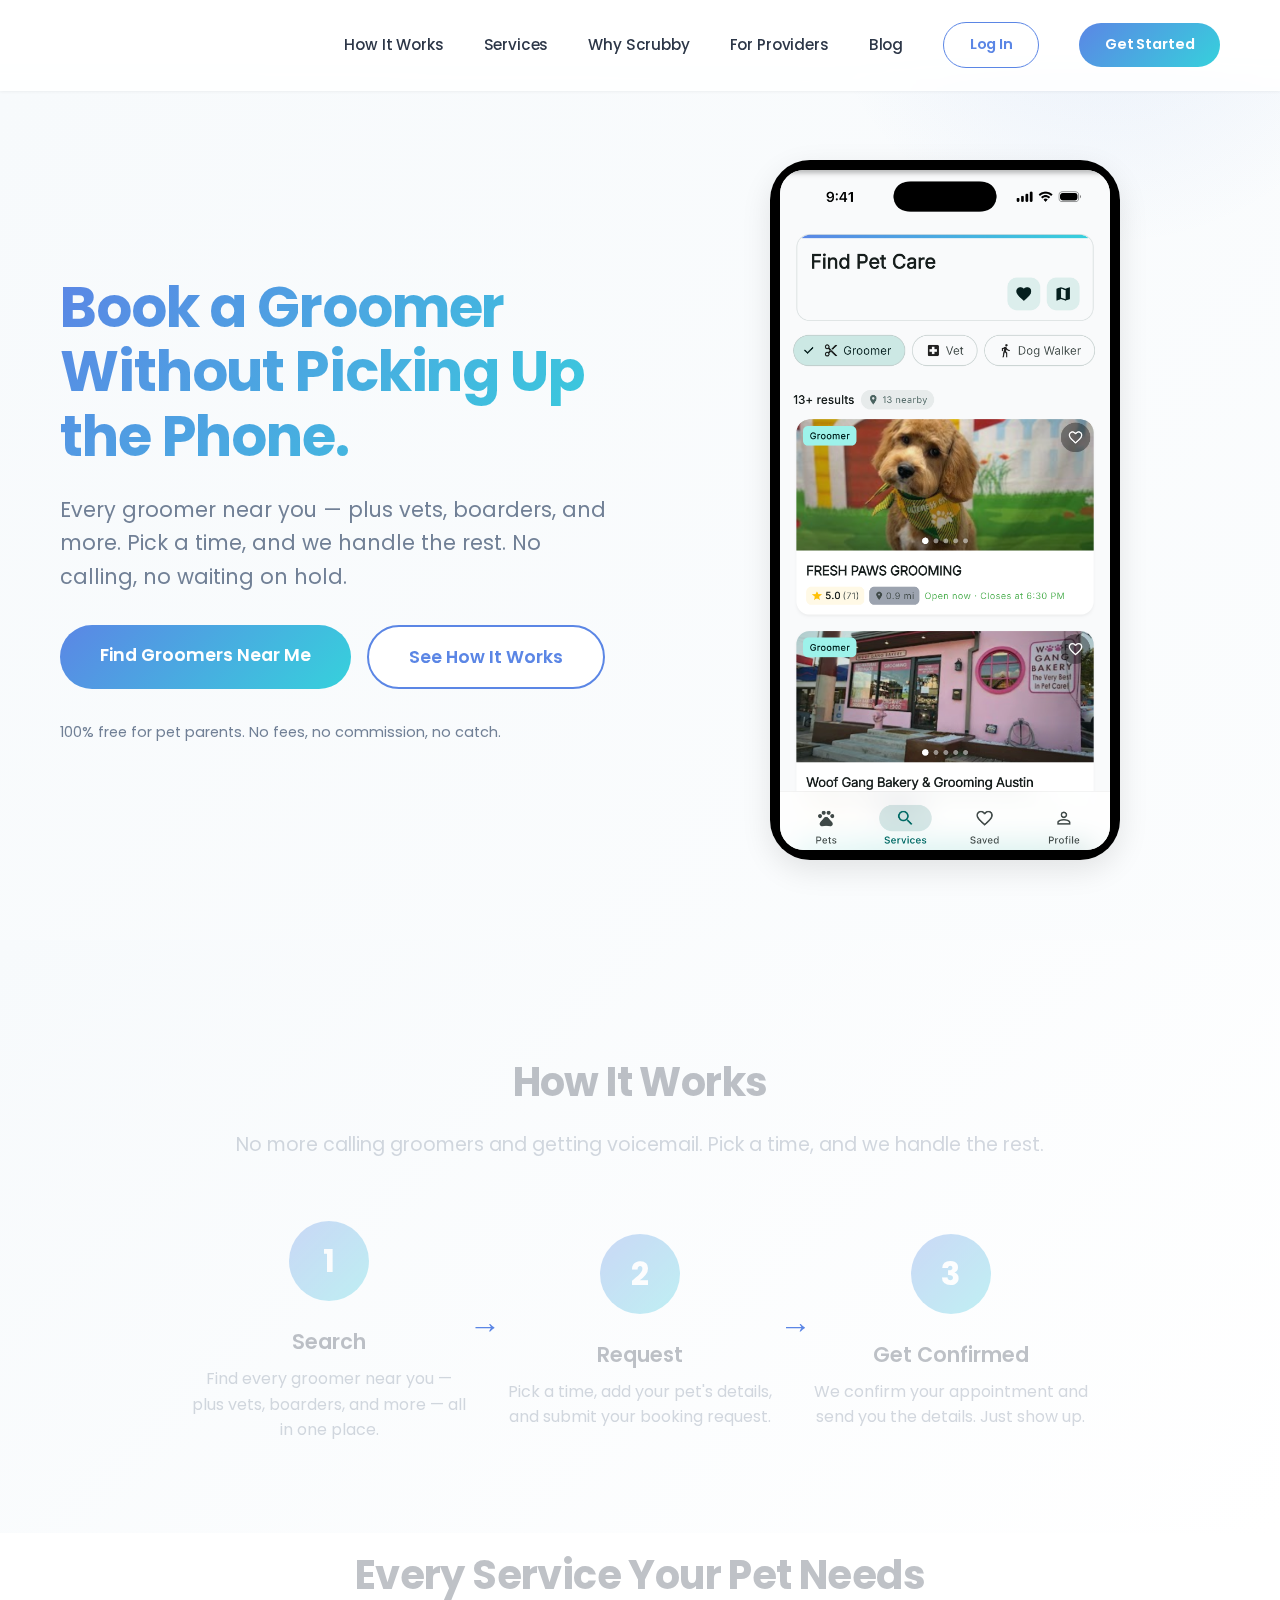
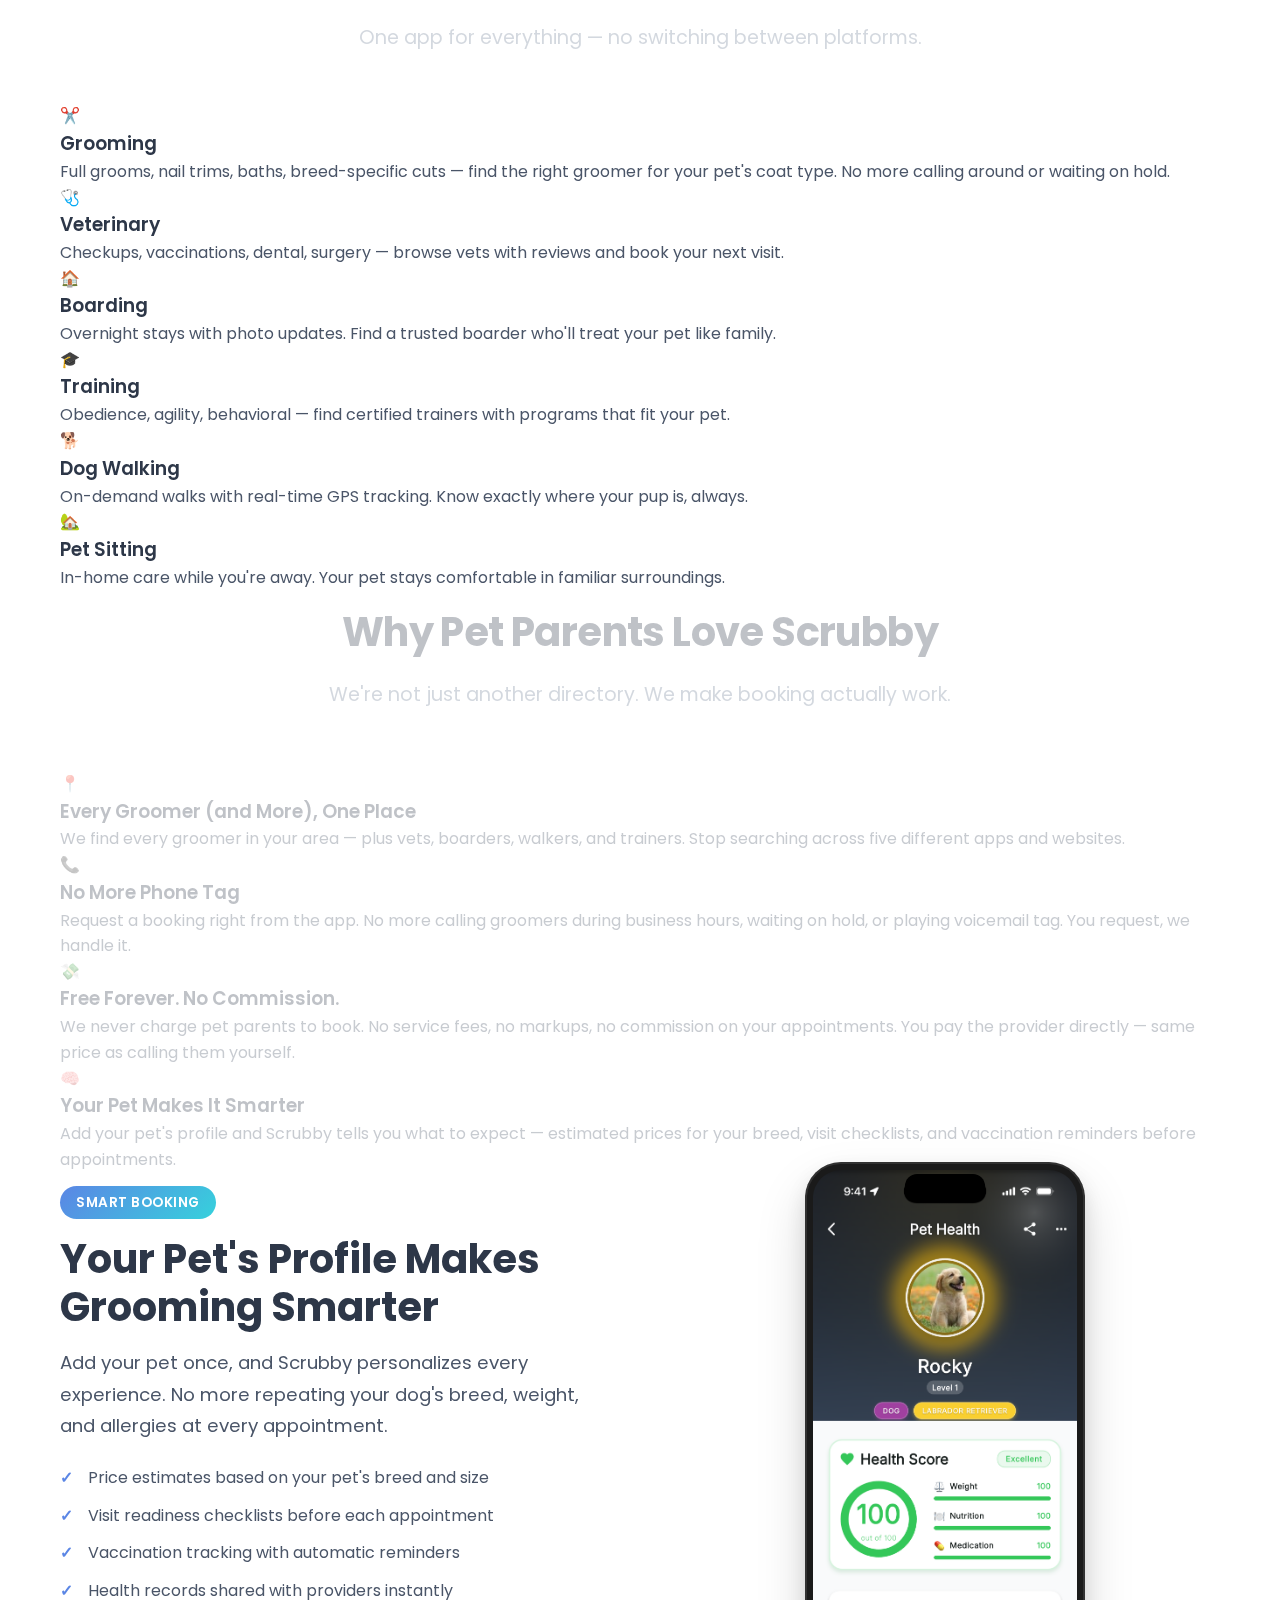
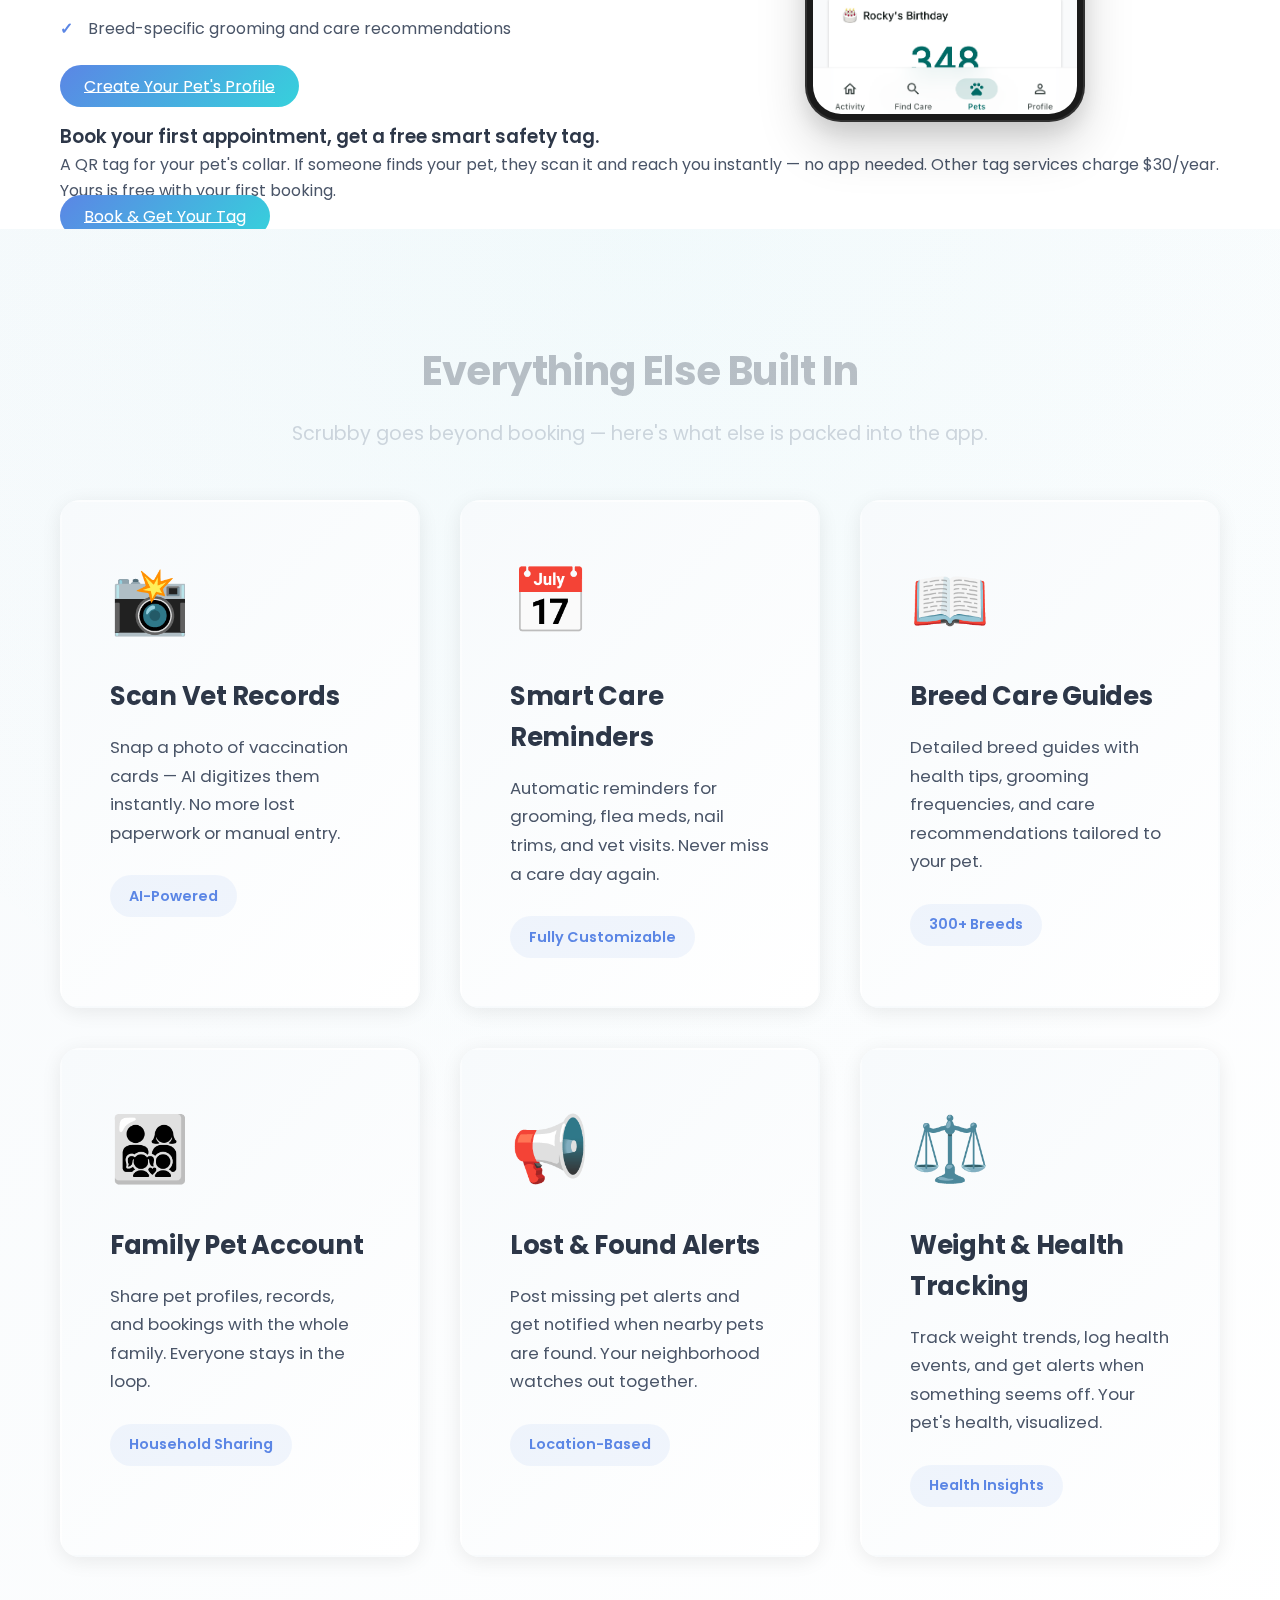
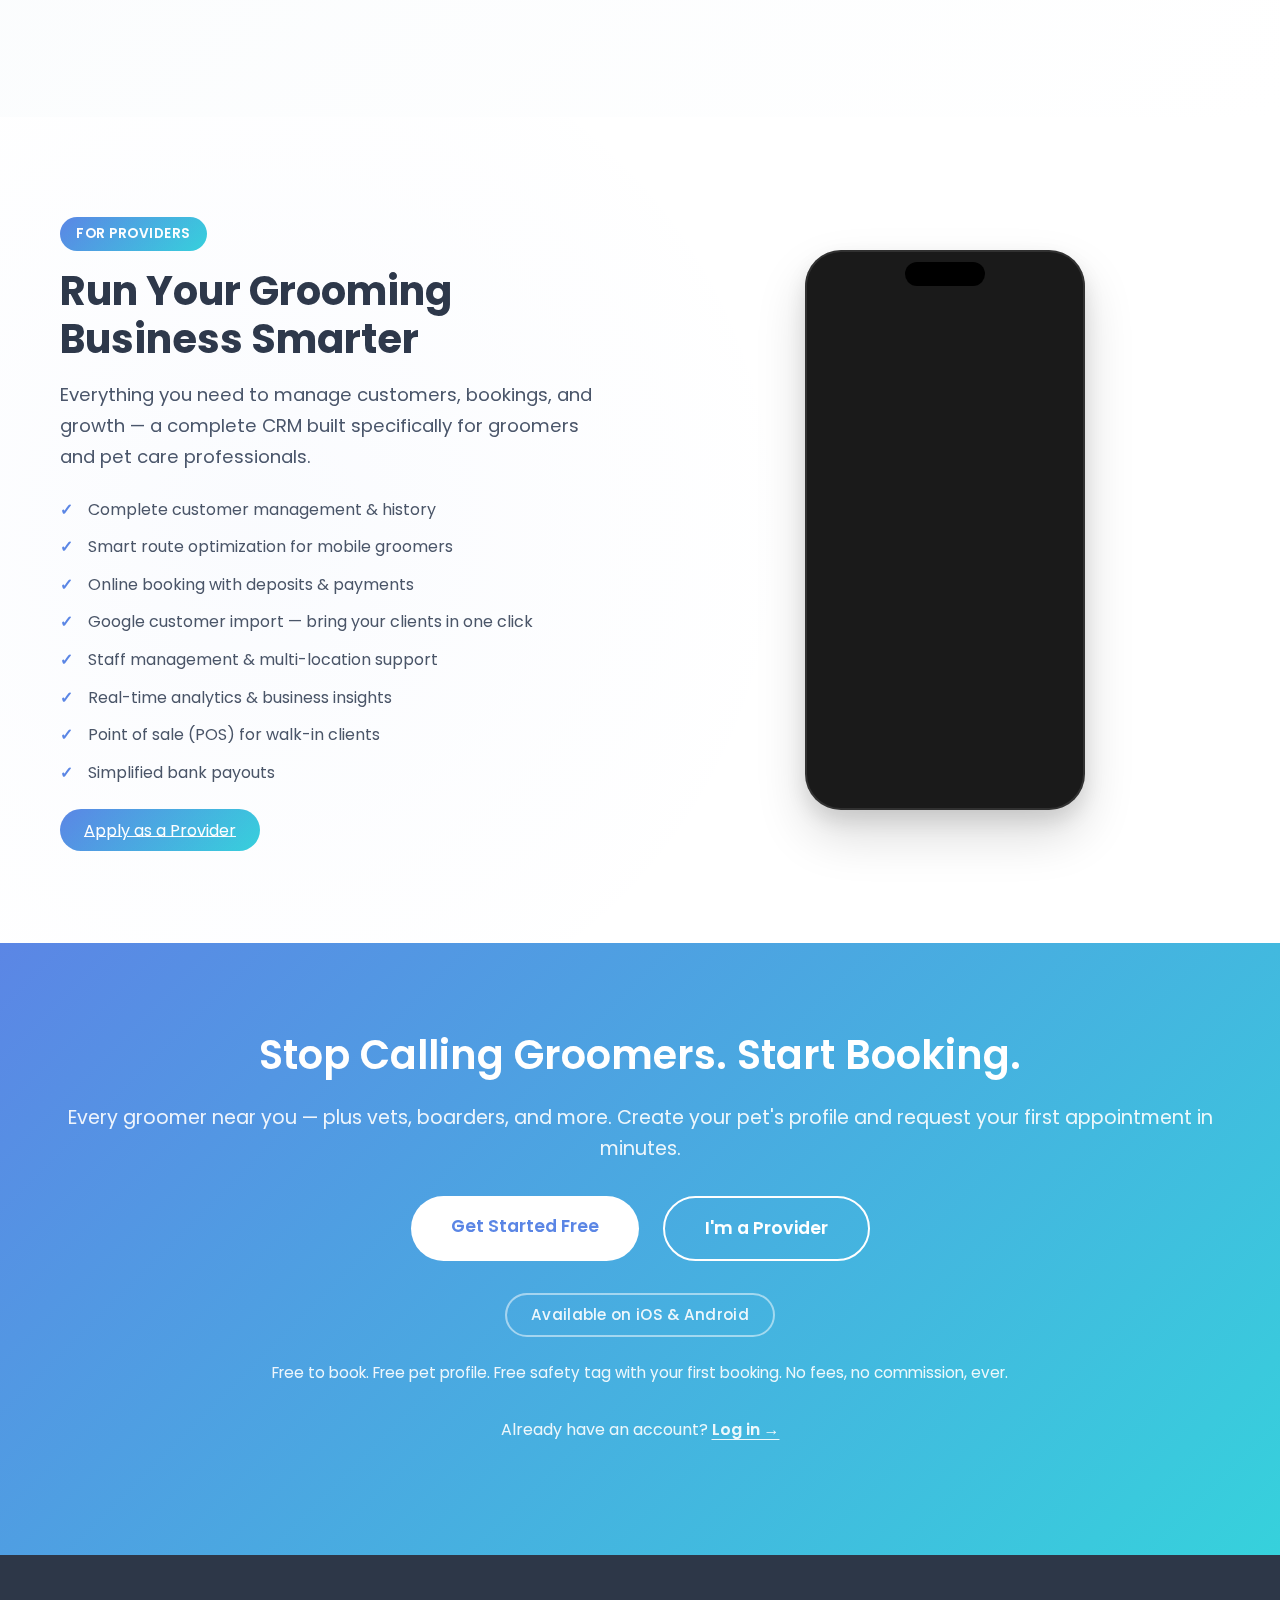
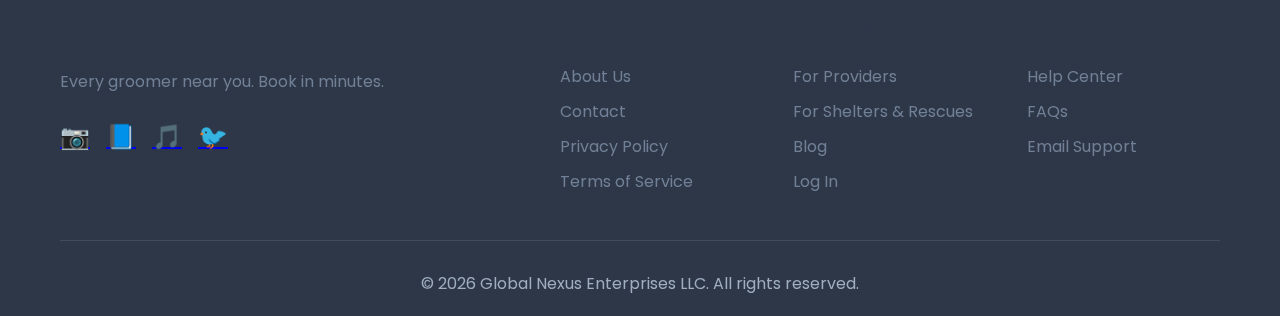
<file: index.html>
<!DOCTYPE html>
<html lang="en">
<head>
    <meta charset="UTF-8">
    <meta name="viewport" content="width=device-width, initial-scale=1.0">
    <title>Scrubby | Book a Groomer Without Calling</title>
    <meta name="description" content="Book a groomer without picking up the phone. Plus vets, boarders, and more — all in one place. 100% free, no commission.">
    <meta property="og:title" content="Scrubby | Book a Groomer Without Calling">
    <meta property="og:description" content="Every groomer near you — plus vets, boarders, and more. Pick a time, and we handle the rest. No calling, no waiting on hold.">
    <meta property="og:image" content="https://scrubby.app/images/scrubby_logo_full.png">
    <meta property="og:url" content="https://scrubby.app">
    <meta name="twitter:card" content="summary_large_image">
    <link rel="icon" type="image/png" href="/favicon.png">
    <link rel="preload" as="image" href="images/scrubby_logo_full.png" fetchpriority="high">
    <link href="https://fonts.googleapis.com/css2?family=Poppins:wght@300;400;600;700&display=swap" rel="stylesheet">
    <link rel="stylesheet" href="styles.css">
</head>
<body>
    <!-- Navigation -->
    <nav class="navbar">
        <div class="container">
            <div class="nav-content">
                <div class="logo">
                    <img src="images/scrubby_logo_full.png" alt="Scrubby" class="logo-img" loading="eager" fetchpriority="high">
                </div>
                <div class="nav-links">
                    <a href="#how-it-works">How It Works</a>
                    <a href="#services">Services</a>
                    <a href="#why-scrubby">Why Scrubby</a>
                    <a href="#providers">For Providers</a>
                    <a href="/blog">Blog</a>
                    <a href="https://web.scrubby.app" class="btn-outline">Log In</a>
                    <a href="https://web.scrubby.app/signup" class="btn-primary">Get Started</a>
                </div>
                <div class="mobile-menu-btn" id="mobileMenuBtn">
                    <span></span>
                    <span></span>
                    <span></span>
                </div>
            </div>
        </div>
    </nav>

    <!-- Mobile Menu -->
    <div class="mobile-menu-overlay" id="mobileMenuOverlay"></div>
    <div class="mobile-menu" id="mobileMenu">
        <div class="mobile-menu-links">
            <a href="#how-it-works">How It Works</a>
            <a href="#services">Services</a>
            <a href="#why-scrubby">Why Scrubby</a>
            <a href="#providers">For Providers</a>
            <a href="/blog">Blog</a>
        </div>
        <div class="mobile-menu-buttons">
            <a href="https://web.scrubby.app" class="btn-outline">Log In</a>
            <a href="https://web.scrubby.app/signup" class="btn-primary">Get Started</a>
        </div>
    </div>

    <!-- Hero Section -->
    <section class="hero">
        <div class="container">
            <div class="hero-content">
                <div class="hero-text">
                    <h1 class="hero-title">Book a Groomer <span class="hero-highlight">Without Picking Up the Phone.</span></h1>
                    <p class="hero-subtitle">Every groomer near you — plus vets, boarders, and more. Pick a time, and we handle the rest. No calling, no waiting on hold.</p>
                    <div class="hero-cta">
                        <a href="https://web.scrubby.app/signup" class="btn-primary-large">Find Groomers Near Me</a>
                        <a href="#how-it-works" class="btn-secondary-large">See How It Works</a>
                    </div>
                    <p class="hero-note">100% free for pet parents. No fees, no commission, no catch.</p>
                </div>
                <div class="hero-image">
                    <div class="phone-mockup">
                        <div class="phone-screen">
                            <img src="images/ProviderBrowse.png" alt="Scrubby App - Browse Pet Services Near You" class="app-screenshot" loading="lazy">
                        </div>
                    </div>
                </div>
            </div>
        </div>
    </section>

    <!-- How It Works -->
    <section id="how-it-works" class="how-it-works">
        <div class="container">
            <div class="section-header">
                <h2>How It Works</h2>
                <p>No more calling groomers and getting voicemail. Pick a time, and we handle the rest.</p>
            </div>
            <div class="steps">
                <div class="step">
                    <div class="step-number">1</div>
                    <h3>Search</h3>
                    <p>Find every groomer near you — plus vets, boarders, and more — all in one place.</p>
                </div>
                <div class="step-arrow">→</div>
                <div class="step">
                    <div class="step-number">2</div>
                    <h3>Request</h3>
                    <p>Pick a time, add your pet's details, and submit your booking request.</p>
                </div>
                <div class="step-arrow">→</div>
                <div class="step">
                    <div class="step-number">3</div>
                    <h3>Get Confirmed</h3>
                    <p>We confirm your appointment and send you the details. Just show up.</p>
                </div>
            </div>
        </div>
    </section>

    <!-- Service Categories -->
    <section id="services" class="services-section">
        <div class="container">
            <div class="section-header">
                <h2>Every Service Your Pet Needs</h2>
                <p>One app for everything — no switching between platforms.</p>
            </div>
            <div class="services-grid">
                <div class="service-card service-card-featured">
                    <div class="service-icon">✂️</div>
                    <div class="service-card-featured-text">
                        <h3>Grooming</h3>
                        <p>Full grooms, nail trims, baths, breed-specific cuts — find the right groomer for your pet's coat type. No more calling around or waiting on hold.</p>
                    </div>
                </div>
                <div class="service-card">
                    <div class="service-icon">🩺</div>
                    <h3>Veterinary</h3>
                    <p>Checkups, vaccinations, dental, surgery — browse vets with reviews and book your next visit.</p>
                </div>
                <div class="service-card">
                    <div class="service-icon">🏠</div>
                    <h3>Boarding</h3>
                    <p>Overnight stays with photo updates. Find a trusted boarder who'll treat your pet like family.</p>
                </div>
                <div class="service-card">
                    <div class="service-icon">🎓</div>
                    <h3>Training</h3>
                    <p>Obedience, agility, behavioral — find certified trainers with programs that fit your pet.</p>
                </div>
                <div class="service-card service-card-secondary">
                    <div class="service-icon">🐕</div>
                    <h3>Dog Walking</h3>
                    <p>On-demand walks with real-time GPS tracking. Know exactly where your pup is, always.</p>
                </div>
                <div class="service-card service-card-secondary">
                    <div class="service-icon">🏡</div>
                    <h3>Pet Sitting</h3>
                    <p>In-home care while you're away. Your pet stays comfortable in familiar surroundings.</p>
                </div>
            </div>
        </div>
    </section>

    <!-- Why Scrubby -->
    <section id="why-scrubby" class="why-section">
        <div class="container">
            <div class="section-header">
                <h2>Why Pet Parents Love Scrubby</h2>
                <p>We're not just another directory. We make booking actually work.</p>
            </div>
            <div class="why-grid">
                <div class="why-card">
                    <div class="why-icon">📍</div>
                    <h3>Every Groomer (and More), One Place</h3>
                    <p>We find every groomer in your area — plus vets, boarders, walkers, and trainers. Stop searching across five different apps and websites.</p>
                </div>
                <div class="why-card">
                    <div class="why-icon">📞</div>
                    <h3>No More Phone Tag</h3>
                    <p>Request a booking right from the app. No more calling groomers during business hours, waiting on hold, or playing voicemail tag. You request, we handle it.</p>
                </div>
                <div class="why-card">
                    <div class="why-icon">💸</div>
                    <h3>Free Forever. No Commission.</h3>
                    <p>We never charge pet parents to book. No service fees, no markups, no commission on your appointments. You pay the provider directly — same price as calling them yourself.</p>
                </div>
                <div class="why-card">
                    <div class="why-icon">🧠</div>
                    <h3>Your Pet Makes It Smarter</h3>
                    <p>Add your pet's profile and Scrubby tells you what to expect — estimated prices for your breed, visit checklists, and vaccination reminders before appointments.</p>
                </div>
            </div>
        </div>
    </section>

    <!-- Pet Intelligence -->
    <section class="intelligence-section">
        <div class="container">
            <div class="pillar-content">
                <div class="pillar-text">
                    <div class="pillar-badge">Smart Booking</div>
                    <h2>Your Pet's Profile Makes Grooming Smarter</h2>
                    <p class="pillar-description">Add your pet once, and Scrubby personalizes every experience. No more repeating your dog's breed, weight, and allergies at every appointment.</p>
                    <ul class="pillar-features">
                        <li>Price estimates based on your pet's breed and size</li>
                        <li>Visit readiness checklists before each appointment</li>
                        <li>Vaccination tracking with automatic reminders</li>
                        <li>Health records shared with providers instantly</li>
                        <li>Breed-specific grooming and care recommendations</li>
                    </ul>
                    <a href="https://web.scrubby.app/signup" class="btn-primary">Create Your Pet's Profile</a>
                </div>
                <div class="pillar-visual">
                    <div class="pillar-phone-mockup">
                        <img src="images/PetHealth.png" alt="Pet Health Dashboard" class="pillar-screenshot" loading="lazy">
                    </div>
                </div>
            </div>
        </div>
    </section>

    <!-- Free Tag Incentive Banner -->
    <section class="tag-banner-section">
        <div class="container">
            <div class="tag-banner">
                <div class="tag-banner-content">
                    <div class="tag-banner-text">
                        <h3>Book your first appointment, get a free smart safety tag.</h3>
                        <p>A QR tag for your pet's collar. If someone finds your pet, they scan it and reach you instantly — no app needed. Other tag services charge $30/year. Yours is free with your first booking.</p>
                    </div>
                    <a href="https://web.scrubby.app/signup" class="btn-primary">Book &amp; Get Your Tag</a>
                </div>
            </div>
        </div>
    </section>

    <!-- More Features -->
    <section class="more-features-section">
        <div class="container">
            <div class="section-header">
                <h2>Everything Else Built In</h2>
                <p>Scrubby goes beyond booking — here's what else is packed into the app.</p>
            </div>
            <div class="hero-features-grid">
                <div class="hero-feature-card">
                    <div class="feature-icon-large">📸</div>
                    <h3>Scan Vet Records</h3>
                    <p>Snap a photo of vaccination cards — AI digitizes them instantly. No more lost paperwork or manual entry.</p>
                    <span class="feature-highlight">AI-Powered</span>
                </div>
                <div class="hero-feature-card">
                    <div class="feature-icon-large">📅</div>
                    <h3>Smart Care Reminders</h3>
                    <p>Automatic reminders for grooming, flea meds, nail trims, and vet visits. Never miss a care day again.</p>
                    <span class="feature-highlight">Fully Customizable</span>
                </div>
                <div class="hero-feature-card">
                    <div class="feature-icon-large">📖</div>
                    <h3>Breed Care Guides</h3>
                    <p>Detailed breed guides with health tips, grooming frequencies, and care recommendations tailored to your pet.</p>
                    <span class="feature-highlight">300+ Breeds</span>
                </div>
                <div class="hero-feature-card">
                    <div class="feature-icon-large">👨‍👩‍👧‍👦</div>
                    <h3>Family Pet Account</h3>
                    <p>Share pet profiles, records, and bookings with the whole family. Everyone stays in the loop.</p>
                    <span class="feature-highlight">Household Sharing</span>
                </div>
                <div class="hero-feature-card">
                    <div class="feature-icon-large">📢</div>
                    <h3>Lost &amp; Found Alerts</h3>
                    <p>Post missing pet alerts and get notified when nearby pets are found. Your neighborhood watches out together.</p>
                    <span class="feature-highlight">Location-Based</span>
                </div>
                <div class="hero-feature-card">
                    <div class="feature-icon-large">⚖️</div>
                    <h3>Weight &amp; Health Tracking</h3>
                    <p>Track weight trends, log health events, and get alerts when something seems off. Your pet's health, visualized.</p>
                    <span class="feature-highlight">Health Insights</span>
                </div>
            </div>
        </div>
    </section>

    <!-- For Providers -->
    <section id="providers" class="pillar-section">
        <div class="container">
            <div class="pillar-content">
                <div class="pillar-text">
                    <div class="pillar-badge">For Providers</div>
                    <h2>Run Your Grooming Business Smarter</h2>
                    <p class="pillar-description">Everything you need to manage customers, bookings, and growth — a complete CRM built specifically for groomers and pet care professionals.</p>
                    <ul class="pillar-features">
                        <li>Complete customer management &amp; history</li>
                        <li>Smart route optimization for mobile groomers</li>
                        <li>Online booking with deposits &amp; payments</li>
                        <li>Google customer import — bring your clients in one click</li>
                        <li>Staff management &amp; multi-location support</li>
                        <li>Real-time analytics &amp; business insights</li>
                        <li>Point of sale (POS) for walk-in clients</li>
                        <li>Simplified bank payouts</li>
                    </ul>
                    <a href="/apply.html" class="btn-primary">Apply as a Provider</a>
                </div>
                <div class="pillar-visual">
                    <div class="pillar-phone-mockup">
                        <img src="images/ProviderCalendarView.png" alt="Provider Calendar & Scheduling" class="pillar-screenshot" loading="lazy">
                    </div>
                </div>
            </div>
        </div>
    </section>

    <!-- Final CTA -->
    <section id="get-started" class="final-cta">
        <div class="container">
            <div class="cta-content">
                <h2>Stop Calling Groomers. Start Booking.</h2>
                <p>Every groomer near you — plus vets, boarders, and more. Create your pet's profile and request your first appointment in minutes.</p>
                <div class="cta-buttons">
                    <a href="https://web.scrubby.app/signup" class="btn-primary-large">Get Started Free</a>
                    <a href="/apply.html" class="btn-secondary-large">I'm a Provider</a>
                </div>
                <div class="cta-store-badges">
                    <span class="store-badge-placeholder">Available on iOS &amp; Android</span>
                </div>
                <p class="cta-note">Free to book. Free pet profile. Free safety tag with your first booking. No fees, no commission, ever.</p>
                <p class="cta-login">Already have an account? <a href="https://web.scrubby.app">Log in →</a></p>
            </div>
        </div>
    </section>

    <!-- Footer -->
    <footer class="footer">
        <div class="container">
            <div class="footer-content">
                <div class="footer-brand">
                    <h3 class="footer-logo">Scrubby</h3>
                    <p>Every groomer near you. Book in minutes.</p>
                    <div class="social-links">
                        <a href="https://instagram.com/usescrubby" aria-label="Instagram">📷</a>
                        <a href="https://facebook.com/usescrubby" aria-label="Facebook">📘</a>
                        <a href="https://tiktok.com/@usescrubby" aria-label="TikTok">🎵</a>
                        <a href="https://twitter.com/usescrubby" aria-label="Twitter">🐦</a>
                    </div>
                </div>
                <div class="footer-links">
                    <div class="footer-column">
                        <h4>Company</h4>
                        <a href="https://globalnexus.llc">About Us</a>
                        <a href="mailto:support@scrubby.app">Contact</a>
                        <a href="/privacy">Privacy Policy</a>
                        <a href="/terms">Terms of Service</a>
                    </div>
                    <div class="footer-column">
                        <h4>Products</h4>
                        <a href="/apply.html">For Providers</a>
                        <a href="/shelter">For Shelters &amp; Rescues</a>
                        <a href="/blog">Blog</a>
                        <a href="https://web.scrubby.app">Log In</a>
                    </div>
                    <div class="footer-column">
                        <h4>Support</h4>
                        <a href="/support">Help Center</a>
                        <a href="/support/faq">FAQs</a>
                        <a href="mailto:support@scrubby.app">Email Support</a>
                    </div>
                </div>
            </div>
            <div class="footer-bottom">
                <p>&copy; 2026 Global Nexus Enterprises LLC. All rights reserved.</p>
            </div>
        </div>
    </footer>

    <script src="script.js"></script>
</body>
</html>
</file>
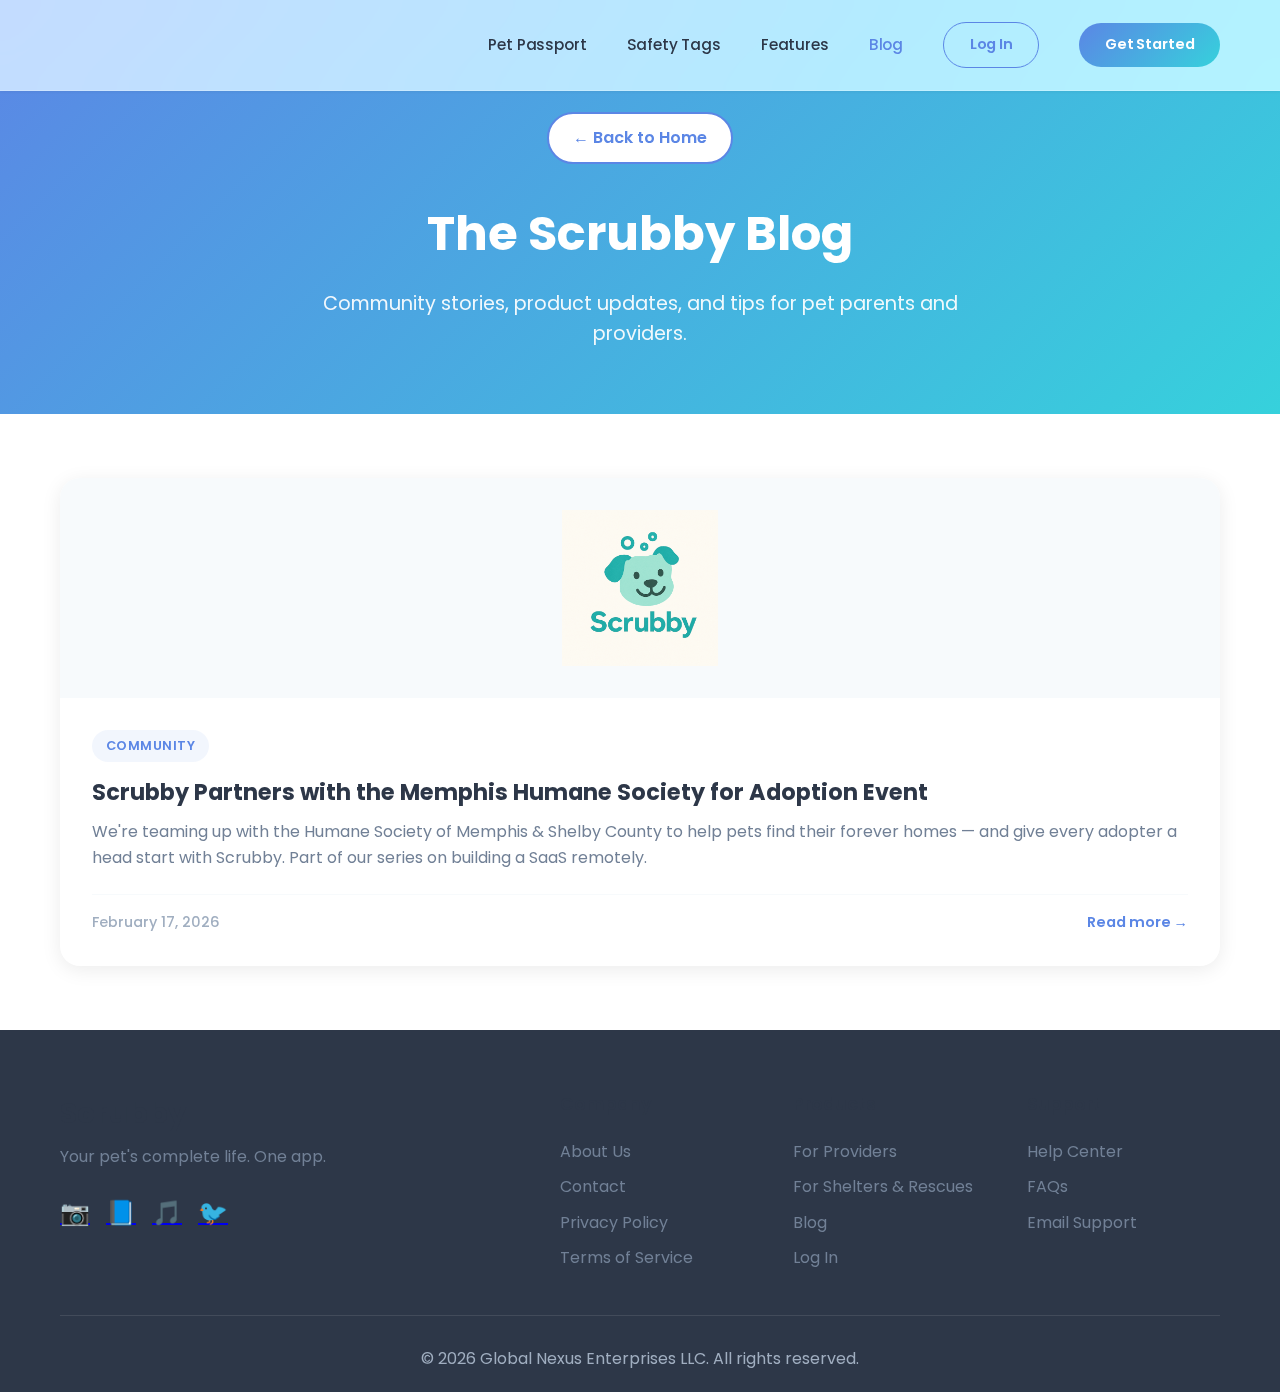
<file: blog/index.html>
<!DOCTYPE html>
<html lang="en">
<head>
    <meta charset="UTF-8">
    <meta name="viewport" content="width=device-width, initial-scale=1.0">
    <title>Blog - Scrubby</title>
    <meta name="description" content="Stories, news, and updates from Scrubby — the all-in-one pet platform. Community partnerships, product updates, and pet care tips.">
    <meta property="og:title" content="Scrubby Blog">
    <meta property="og:description" content="Stories, news, and updates from Scrubby — the all-in-one pet platform.">
    <meta property="og:image" content="https://scrubby.app/images/scrubby_logo_full.png">
    <meta property="og:url" content="https://scrubby.app/blog">
    <meta name="twitter:card" content="summary_large_image">
    <link rel="icon" type="image/png" href="/favicon.png">
    <link href="https://fonts.googleapis.com/css2?family=Poppins:wght@300;400;600;700&display=swap" rel="stylesheet">
    <link rel="stylesheet" href="../styles.css">
    <style>
        .blog-hero {
            background: linear-gradient(135deg, var(--primary-color) 0%, var(--secondary-color) 100%);
            color: var(--white);
            padding: 7rem 0 4rem;
            text-align: center;
        }

        .blog-hero h1 {
            font-size: 3rem;
            font-weight: 700;
            margin-bottom: 1rem;
            color: var(--white);
        }

        .blog-hero p {
            font-size: 1.2rem;
            max-width: 640px;
            margin: 0 auto;
            opacity: 0.92;
        }

        .blog-grid {
            display: grid;
            grid-template-columns: repeat(auto-fit, minmax(340px, 1fr));
            gap: 2rem;
            padding: 4rem 0;
        }

        .blog-card {
            background: var(--white);
            border-radius: var(--radius-lg);
            overflow: hidden;
            box-shadow: 0 4px 20px rgba(0, 0, 0, 0.08);
            transition: transform var(--timing-normal) var(--easing-standard),
                        box-shadow var(--timing-normal) var(--easing-standard);
            text-decoration: none;
            color: inherit;
            display: flex;
            flex-direction: column;
        }

        .blog-card:hover {
            transform: translateY(-8px);
            box-shadow: 0 20px 40px rgba(91, 134, 229, 0.15), 0 10px 20px rgba(0, 0, 0, 0.1);
        }

        .blog-card-image {
            width: 100%;
            height: 220px;
            object-fit: cover;
        }

        .blog-card-body {
            padding: 2rem;
            flex: 1;
            display: flex;
            flex-direction: column;
        }

        .blog-card-tag {
            display: inline-block;
            background: rgba(91, 134, 229, 0.08);
            color: var(--primary-color);
            padding: 0.35rem 0.85rem;
            border-radius: var(--radius-full);
            font-size: 0.8rem;
            font-weight: 600;
            text-transform: uppercase;
            letter-spacing: 0.5px;
            margin-bottom: 1rem;
            width: fit-content;
        }

        .blog-card-title {
            font-size: 1.4rem;
            font-weight: 700;
            color: var(--text-dark);
            margin-bottom: 0.75rem;
            line-height: 1.3;
        }

        .blog-card-excerpt {
            color: var(--text-light);
            line-height: 1.6;
            font-size: 1rem;
            margin-bottom: 1.5rem;
            flex: 1;
        }

        .blog-card-meta {
            display: flex;
            align-items: center;
            justify-content: space-between;
            padding-top: 1rem;
            border-top: 1px solid var(--bg-light);
            font-size: 0.9rem;
            color: var(--text-lighter);
        }

        .blog-card-date {
            font-weight: 500;
        }

        .blog-card-read {
            color: var(--primary-color);
            font-weight: 600;
        }

        .nav-back {
            display: inline-flex;
            align-items: center;
            gap: 0.5rem;
            background: var(--white);
            color: var(--primary-color);
            border: 2px solid var(--primary-color);
            padding: 0.7rem 1.5rem;
            border-radius: 999px;
            text-decoration: none;
            font-weight: 600;
            margin-bottom: 2rem;
            transition: all 0.3s ease;
        }

        .nav-back:hover {
            background: var(--primary-color);
            color: var(--white);
        }

        @media (max-width: 768px) {
            .blog-hero {
                padding-top: 6rem;
            }

            .blog-hero h1 {
                font-size: 2.4rem;
            }

            .blog-grid {
                grid-template-columns: 1fr;
                padding: 2rem 0;
            }
        }
    </style>
</head>
<body>
    <!-- Navigation -->
    <nav class="navbar">
        <div class="container">
            <div class="nav-content">
                <div class="logo">
                    <a href="/"><img src="/images/scrubby_logo_full.png" alt="Scrubby" class="logo-img" loading="eager" fetchpriority="high"></a>
                </div>
                <div class="nav-links">
                    <a href="/#passport">Pet Passport</a>
                    <a href="/#tags">Safety Tags</a>
                    <a href="/#features">Features</a>
                    <a href="/blog" style="color: var(--primary-color);">Blog</a>
                    <a href="https://web.scrubby.app" class="btn-outline">Log In</a>
                    <a href="/#waitlist" class="btn-primary">Get Started</a>
                </div>
                <div class="mobile-menu-btn" id="mobileMenuBtn">
                    <span></span>
                    <span></span>
                    <span></span>
                </div>
            </div>
        </div>
    </nav>

    <!-- Mobile Menu -->
    <div class="mobile-menu-overlay" id="mobileMenuOverlay"></div>
    <div class="mobile-menu" id="mobileMenu">
        <div class="mobile-menu-links">
            <a href="/#passport">Pet Passport</a>
            <a href="/#tags">Safety Tags</a>
            <a href="/#features">Features</a>
            <a href="/blog">Blog</a>
        </div>
        <div class="mobile-menu-buttons">
            <a href="https://web.scrubby.app" class="btn-outline">Log In</a>
            <a href="/#waitlist" class="btn-primary">Get Started</a>
        </div>
    </div>

    <main>
        <section class="blog-hero">
            <div class="container">
                <a href="/" class="nav-back">&larr; Back to Home</a>
                <h1>The Scrubby Blog</h1>
                <p>Community stories, product updates, and tips for pet parents and providers.</p>
            </div>
        </section>

        <section class="container">
            <div class="blog-grid">
                <!-- Blog Post Card: Memphis Humane Society -->
                <a href="/blog/memphis-humane-society-partnership/" class="blog-card">
                    <img src="/images/scrubby_logo_full.png" alt="Scrubby partners with Memphis Humane Society" class="blog-card-image" style="object-fit: contain; padding: 2rem; background: var(--bg-light);">
                    <div class="blog-card-body">
                        <span class="blog-card-tag">Community</span>
                        <h2 class="blog-card-title">Scrubby Partners with the Memphis Humane Society for Adoption Event</h2>
                        <p class="blog-card-excerpt">We're teaming up with the Humane Society of Memphis & Shelby County to help pets find their forever homes — and give every adopter a head start with Scrubby. Part of our series on building a SaaS remotely.</p>
                        <div class="blog-card-meta">
                            <span class="blog-card-date">February 17, 2026</span>
                            <span class="blog-card-read">Read more &rarr;</span>
                        </div>
                    </div>
                </a>
            </div>
        </section>
    </main>

    <footer class="footer">
        <div class="container">
            <div class="footer-content">
                <div class="footer-brand">
                    <h3 class="footer-logo">Scrubby</h3>
                    <p>Your pet's complete life. One app.</p>
                    <div class="social-links">
                        <a href="https://instagram.com/usescrubby" aria-label="Instagram">&#128247;</a>
                        <a href="https://facebook.com/usescrubby" aria-label="Facebook">&#128216;</a>
                        <a href="https://tiktok.com/@usescrubby" aria-label="TikTok">&#127925;</a>
                        <a href="https://twitter.com/usescrubby" aria-label="Twitter">&#128038;</a>
                    </div>
                </div>
                <div class="footer-links">
                    <div class="footer-column">
                        <h4>Company</h4>
                        <a href="https://globalnexus.llc">About Us</a>
                        <a href="mailto:support@scrubby.app">Contact</a>
                        <a href="/privacy">Privacy Policy</a>
                        <a href="/terms">Terms of Service</a>
                    </div>
                    <div class="footer-column">
                        <h4>Products</h4>
                        <a href="/apply.html">For Providers</a>
                        <a href="/shelter">For Shelters & Rescues</a>
                        <a href="/blog">Blog</a>
                        <a href="https://web.scrubby.app">Log In</a>
                    </div>
                    <div class="footer-column">
                        <h4>Support</h4>
                        <a href="/support">Help Center</a>
                        <a href="/support/faq">FAQs</a>
                        <a href="mailto:support@scrubby.app">Email Support</a>
                    </div>
                </div>
            </div>
            <div class="footer-bottom">
                <p>&copy; 2026 Global Nexus Enterprises LLC. All rights reserved.</p>
            </div>
        </div>
    </footer>

    <script src="../script.js"></script>
</body>
</html>
</file>
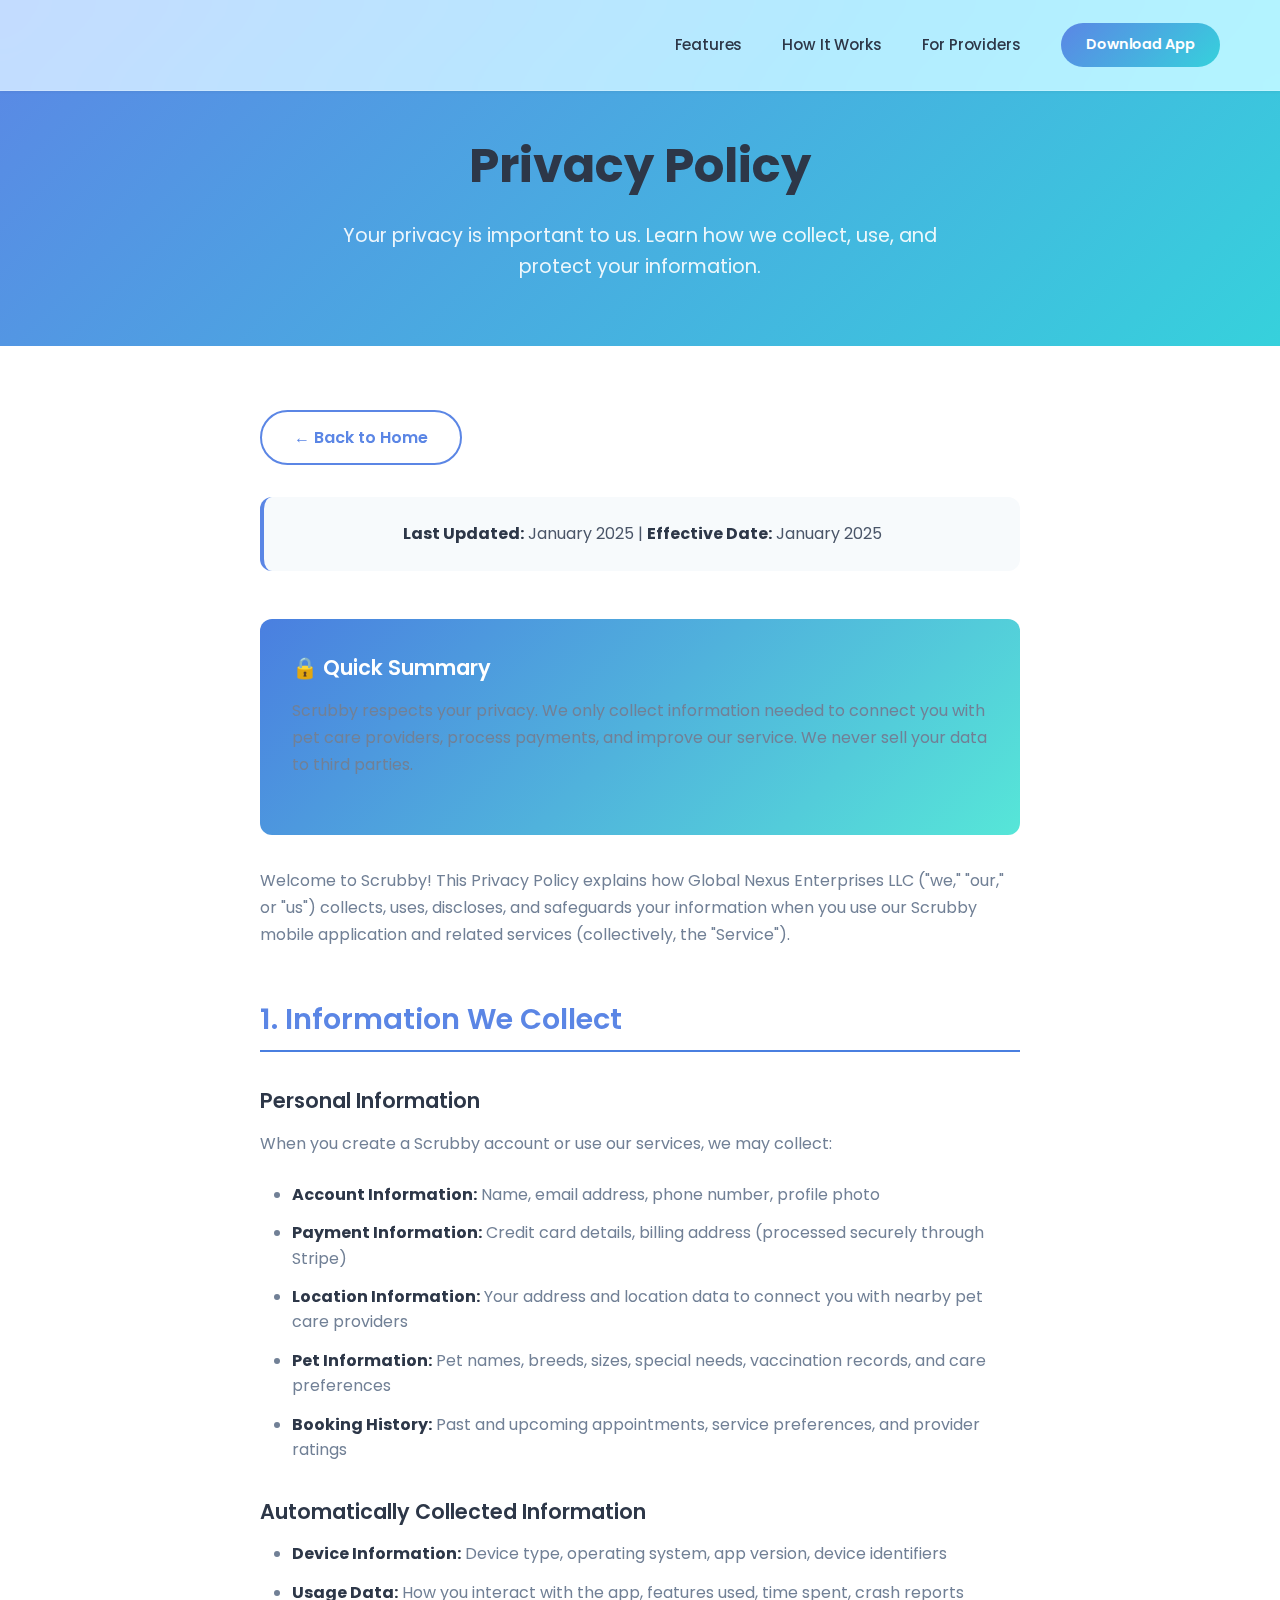
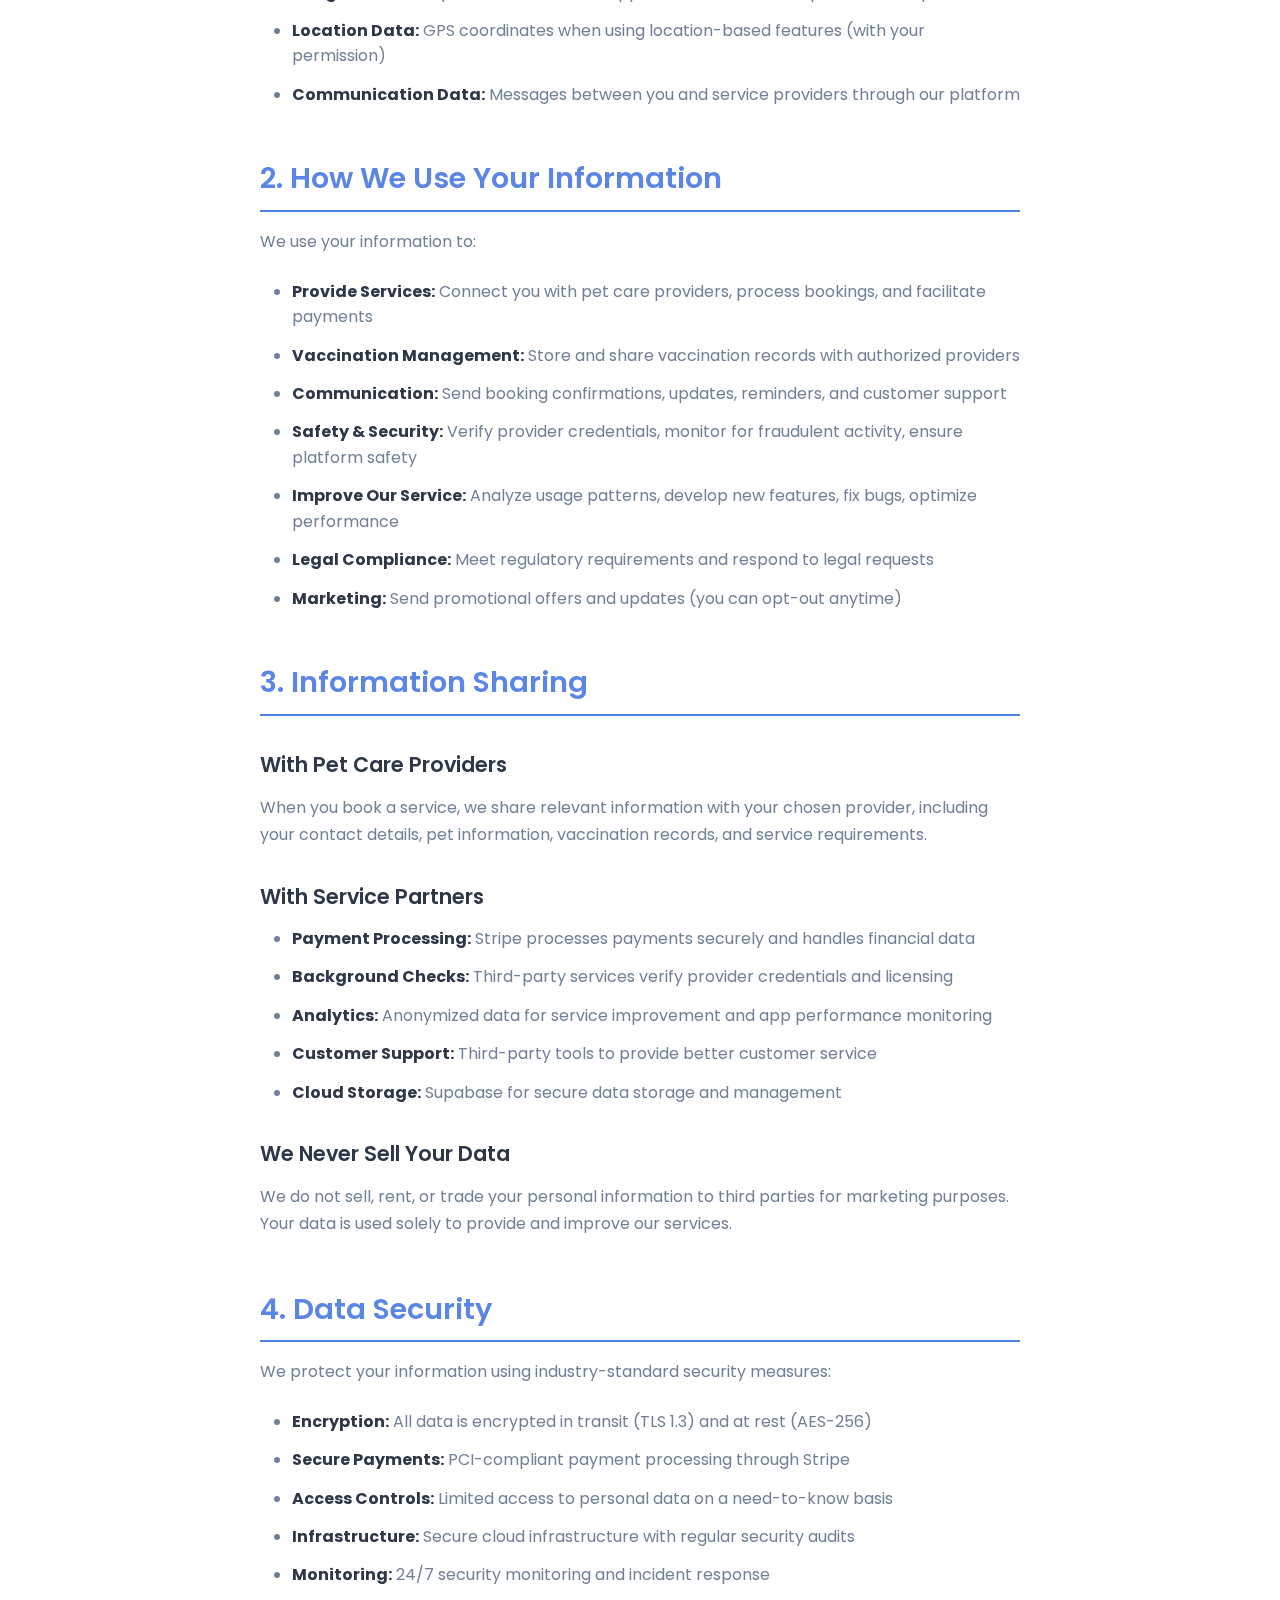
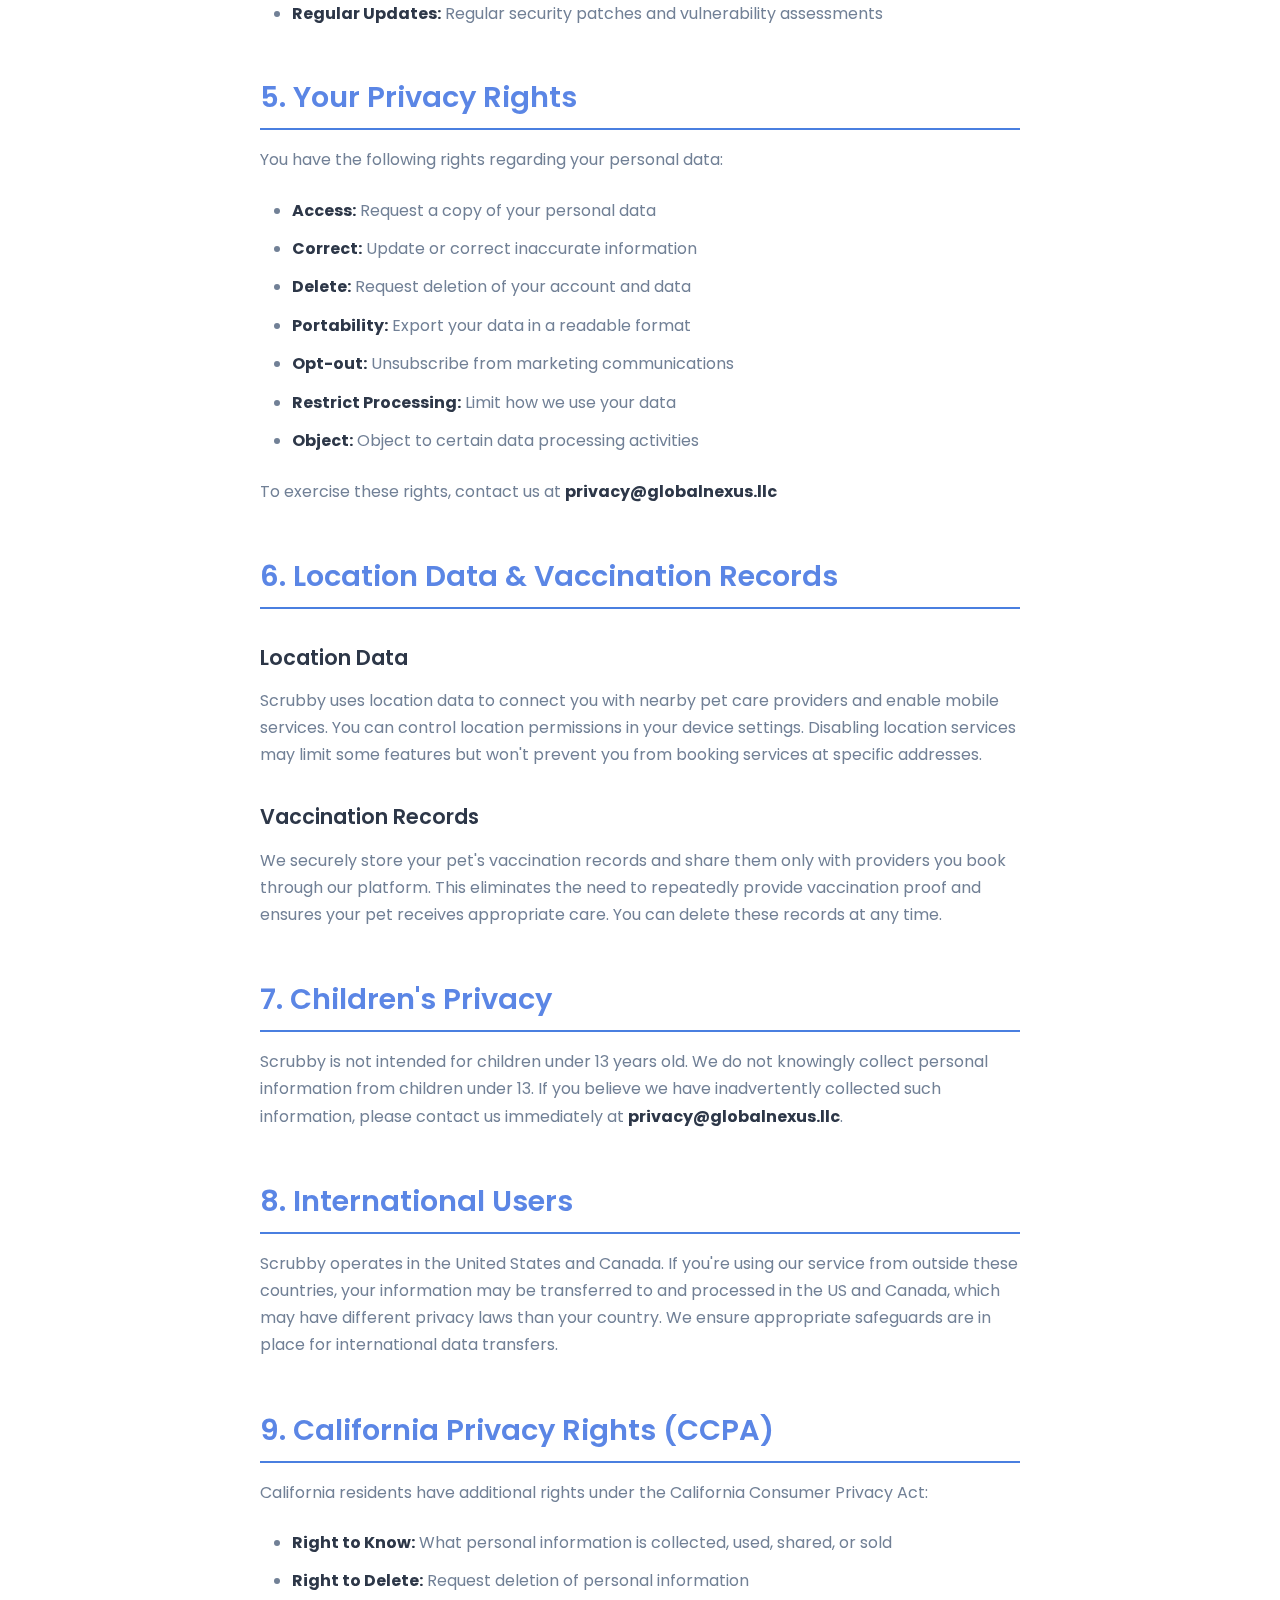
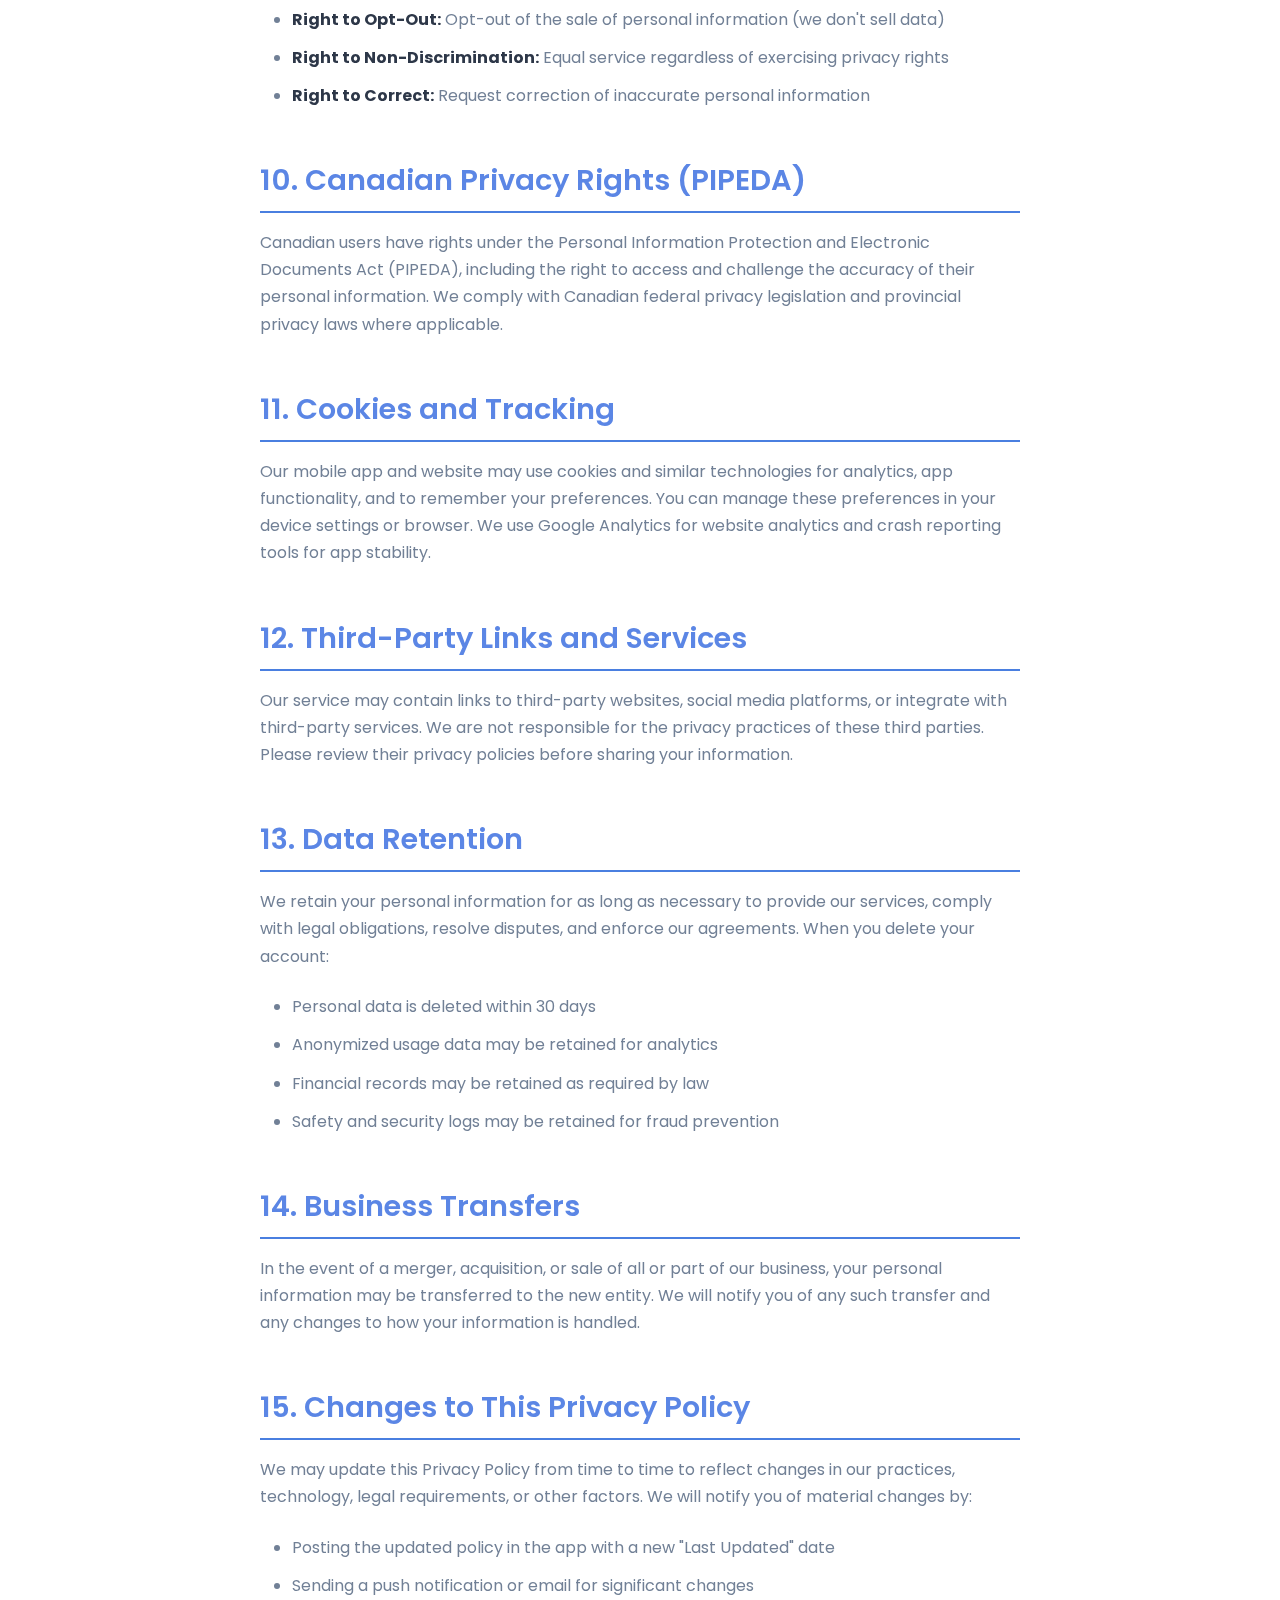
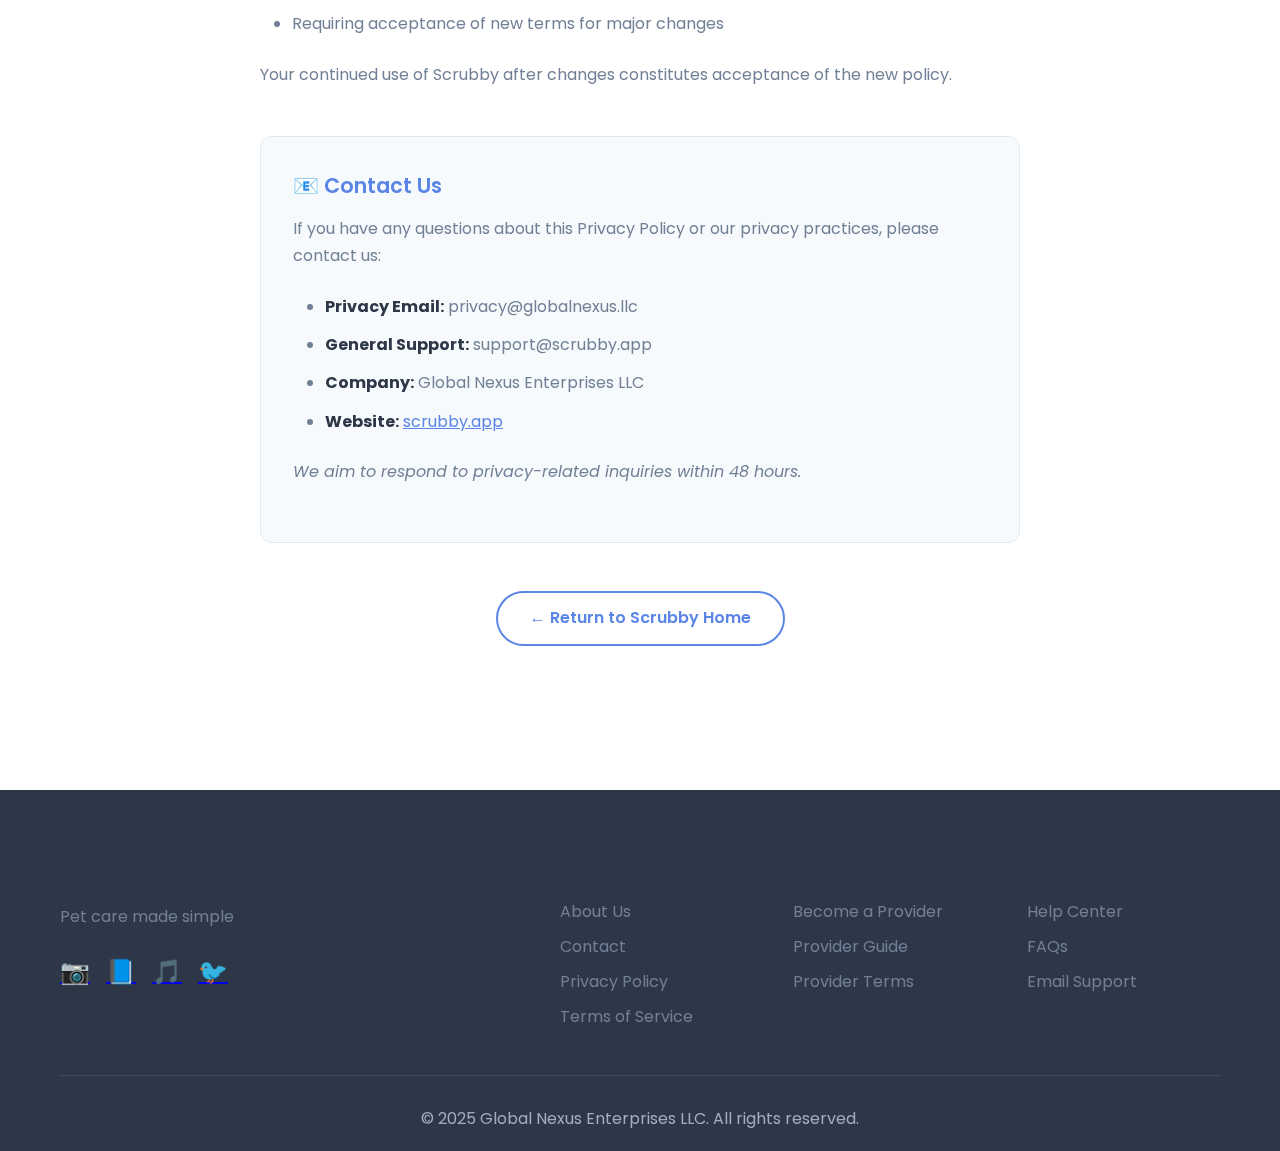
<file: privacy/index.html>
<!DOCTYPE html>
<html lang="en">
<head>
    <meta charset="UTF-8">
    <meta name="viewport" content="width=device-width, initial-scale=1.0">
    <title>Privacy Policy - Scrubby</title>
    <meta name="description" content="Scrubby's Privacy Policy - How we collect, use, and protect your data when using our pet care booking platform.">
    <meta property="og:title" content="Privacy Policy - Scrubby">
    <meta property="og:description" content="Learn how Scrubby protects your privacy and handles your data.">
    <meta property="og:url" content="https://scrubby.app/privacy">
    <link rel="icon" type="image/png" href="/favicon.png">
    <link href="https://fonts.googleapis.com/css2?family=Poppins:wght@300;400;600;700&display=swap" rel="stylesheet">
    <link rel="stylesheet" href="../styles.css">
    <style>
        /* Additional styles for privacy page */
        .privacy-header {
            background: linear-gradient(135deg, var(--primary-color) 0%, var(--secondary-color) 100%);
            color: var(--white);
            padding: 8rem 0 4rem;
            text-align: center;
        }
        
        .privacy-header h1 {
            font-size: 3rem;
            font-weight: 700;
            margin-bottom: 1rem;
        }
        
        .privacy-header p {
            font-size: 1.2rem;
            opacity: 0.9;
            max-width: 600px;
            margin: 0 auto;
        }
        
        .privacy-content {
            max-width: 800px;
            margin: 0 auto;
            padding: 4rem 20px;
        }
        
        .last-updated {
            background: var(--bg-light);
            padding: 1.5rem;
            border-radius: 12px;
            text-align: center;
            margin-bottom: 3rem;
            border-left: 4px solid var(--primary-color);
        }
        
        .privacy-content h2 {
            color: var(--primary-color);
            font-size: 1.8rem;
            margin-top: 3rem;
            margin-bottom: 1rem;
            padding-bottom: 0.5rem;
            border-bottom: 2px solid var(--accent-color);
        }
        
        .privacy-content h3 {
            color: var(--text-dark);
            font-size: 1.3rem;
            margin-top: 2rem;
            margin-bottom: 0.8rem;
        }
        
        .privacy-content p {
            color: var(--text-light);
            margin-bottom: 1.5rem;
            line-height: 1.7;
        }
        
        .privacy-content ul, .privacy-content ol {
            margin-left: 2rem;
            margin-bottom: 1.5rem;
            color: var(--text-light);
        }
        
        .privacy-content li {
            margin-bottom: 0.8rem;
            line-height: 1.6;
        }
        
        .privacy-content strong {
            color: var(--text-dark);
        }
        
        .highlight-box {
            background: linear-gradient(135deg, var(--accent-color), #56E6D8);
            color: var(--white);
            padding: 2rem;
            border-radius: 12px;
            margin: 2rem 0;
        }
        
        .highlight-box h3 {
            color: var(--white);
            margin-top: 0;
        }
        
        .contact-box {
            background: var(--bg-light);
            border: 1px solid #E2E8F0;
            border-radius: 12px;
            padding: 2rem;
            margin: 3rem 0;
        }
        
        .contact-box h3 {
            color: var(--primary-color);
            margin-top: 0;
        }
        
        .nav-back {
            background: var(--white);
            border: 2px solid var(--primary-color);
            color: var(--primary-color);
            padding: 0.8rem 2rem;
            border-radius: 50px;
            text-decoration: none;
            font-weight: 600;
            display: inline-block;
            margin-bottom: 2rem;
            transition: all 0.3s ease;
        }
        
        .nav-back:hover {
            background: var(--primary-color);
            color: var(--white);
            transform: translateY(-2px);
        }
        
        @media (max-width: 768px) {
            .privacy-header {
                padding: 6rem 0 3rem;
            }
            
            .privacy-header h1 {
                font-size: 2rem;
            }
            
            .privacy-content {
                padding: 2rem 20px;
            }
            
            .privacy-content h2 {
                font-size: 1.5rem;
            }
        }
    </style>
</head>
<body>
    <!-- Navigation -->
    <nav class="navbar">
        <div class="container">
            <div class="nav-content">
                <div class="logo">
                    <a href="/">
                        <img src="../images/scrubby_logo_full.png" alt="Scrubby" class="logo-img">
                    </a>
                </div>
                <div class="nav-links">
                    <a href="/#features">Features</a>
                    <a href="/#how-it-works">How It Works</a>
                    <a href="/#providers">For Providers</a>
                    <a href="/#download" class="btn-primary">Download App</a>
                </div>
                <div class="mobile-menu-btn">
                    <span></span>
                    <span></span>
                    <span></span>
                </div>
            </div>
        </div>
    </nav>

    <!-- Privacy Header -->
    <section class="privacy-header">
        <div class="container">
            <h1>Privacy Policy</h1>
            <p>Your privacy is important to us. Learn how we collect, use, and protect your information.</p>
        </div>
    </section>

    <!-- Privacy Content -->
    <div class="privacy-content">
        <a href="/" class="nav-back">← Back to Home</a>
        
        <div class="last-updated">
            <strong>Last Updated:</strong> January 2025 | <strong>Effective Date:</strong> January 2025
        </div>
        
        <div class="highlight-box">
            <h3>🔒 Quick Summary</h3>
            <p>Scrubby respects your privacy. We only collect information needed to connect you with pet care providers, process payments, and improve our service. We never sell your data to third parties.</p>
        </div>
        
        <p>
            Welcome to Scrubby! This Privacy Policy explains how Global Nexus Enterprises LLC ("we," "our," or "us") 
            collects, uses, discloses, and safeguards your information when you use our Scrubby mobile application 
            and related services (collectively, the "Service").
        </p>
        
        <h2>1. Information We Collect</h2>
        
        <h3>Personal Information</h3>
        <p>When you create a Scrubby account or use our services, we may collect:</p>
        <ul>
            <li><strong>Account Information:</strong> Name, email address, phone number, profile photo</li>
            <li><strong>Payment Information:</strong> Credit card details, billing address (processed securely through Stripe)</li>
            <li><strong>Location Information:</strong> Your address and location data to connect you with nearby pet care providers</li>
            <li><strong>Pet Information:</strong> Pet names, breeds, sizes, special needs, vaccination records, and care preferences</li>
            <li><strong>Booking History:</strong> Past and upcoming appointments, service preferences, and provider ratings</li>
        </ul>
        
        <h3>Automatically Collected Information</h3>
        <ul>
            <li><strong>Device Information:</strong> Device type, operating system, app version, device identifiers</li>
            <li><strong>Usage Data:</strong> How you interact with the app, features used, time spent, crash reports</li>
            <li><strong>Location Data:</strong> GPS coordinates when using location-based features (with your permission)</li>
            <li><strong>Communication Data:</strong> Messages between you and service providers through our platform</li>
        </ul>
        
        <h2>2. How We Use Your Information</h2>
        
        <p>We use your information to:</p>
        <ul>
            <li><strong>Provide Services:</strong> Connect you with pet care providers, process bookings, and facilitate payments</li>
            <li><strong>Vaccination Management:</strong> Store and share vaccination records with authorized providers</li>
            <li><strong>Communication:</strong> Send booking confirmations, updates, reminders, and customer support</li>
            <li><strong>Safety & Security:</strong> Verify provider credentials, monitor for fraudulent activity, ensure platform safety</li>
            <li><strong>Improve Our Service:</strong> Analyze usage patterns, develop new features, fix bugs, optimize performance</li>
            <li><strong>Legal Compliance:</strong> Meet regulatory requirements and respond to legal requests</li>
            <li><strong>Marketing:</strong> Send promotional offers and updates (you can opt-out anytime)</li>
        </ul>
        
        <h2>3. Information Sharing</h2>
        
        <h3>With Pet Care Providers</h3>
        <p>
            When you book a service, we share relevant information with your chosen provider, including 
            your contact details, pet information, vaccination records, and service requirements.
        </p>
        
        <h3>With Service Partners</h3>
        <ul>
            <li><strong>Payment Processing:</strong> Stripe processes payments securely and handles financial data</li>
            <li><strong>Background Checks:</strong> Third-party services verify provider credentials and licensing</li>
            <li><strong>Analytics:</strong> Anonymized data for service improvement and app performance monitoring</li>
            <li><strong>Customer Support:</strong> Third-party tools to provide better customer service</li>
            <li><strong>Cloud Storage:</strong> Supabase for secure data storage and management</li>
        </ul>
        
        <h3>We Never Sell Your Data</h3>
        <p>
            We do not sell, rent, or trade your personal information to third parties for marketing purposes. 
            Your data is used solely to provide and improve our services.
        </p>
        
        <h2>4. Data Security</h2>
        
        <p>We protect your information using industry-standard security measures:</p>
        <ul>
            <li><strong>Encryption:</strong> All data is encrypted in transit (TLS 1.3) and at rest (AES-256)</li>
            <li><strong>Secure Payments:</strong> PCI-compliant payment processing through Stripe</li>
            <li><strong>Access Controls:</strong> Limited access to personal data on a need-to-know basis</li>
            <li><strong>Infrastructure:</strong> Secure cloud infrastructure with regular security audits</li>
            <li><strong>Monitoring:</strong> 24/7 security monitoring and incident response</li>
            <li><strong>Regular Updates:</strong> Regular security patches and vulnerability assessments</li>
        </ul>
        
        <h2>5. Your Privacy Rights</h2>
        
        <p>You have the following rights regarding your personal data:</p>
        <ul>
            <li><strong>Access:</strong> Request a copy of your personal data</li>
            <li><strong>Correct:</strong> Update or correct inaccurate information</li>
            <li><strong>Delete:</strong> Request deletion of your account and data</li>
            <li><strong>Portability:</strong> Export your data in a readable format</li>
            <li><strong>Opt-out:</strong> Unsubscribe from marketing communications</li>
            <li><strong>Restrict Processing:</strong> Limit how we use your data</li>
            <li><strong>Object:</strong> Object to certain data processing activities</li>
        </ul>
        
        <p>To exercise these rights, contact us at <strong>privacy@globalnexus.llc</strong></p>
        
        <h2>6. Location Data & Vaccination Records</h2>
        
        <h3>Location Data</h3>
        <p>
            Scrubby uses location data to connect you with nearby pet care providers and enable mobile services. 
            You can control location permissions in your device settings. Disabling location services may limit 
            some features but won't prevent you from booking services at specific addresses.
        </p>
        
        <h3>Vaccination Records</h3>
        <p>
            We securely store your pet's vaccination records and share them only with providers you book through 
            our platform. This eliminates the need to repeatedly provide vaccination proof and ensures your pet 
            receives appropriate care. You can delete these records at any time.
        </p>
        
        <h2>7. Children's Privacy</h2>
        
        <p>
            Scrubby is not intended for children under 13 years old. We do not knowingly collect 
            personal information from children under 13. If you believe we have inadvertently collected 
            such information, please contact us immediately at <strong>privacy@globalnexus.llc</strong>.
        </p>
        
        <h2>8. International Users</h2>
        
        <p>
            Scrubby operates in the United States and Canada. If you're using our service from outside 
            these countries, your information may be transferred to and processed in the US and Canada, 
            which may have different privacy laws than your country. We ensure appropriate safeguards 
            are in place for international data transfers.
        </p>
        
        <h2>9. California Privacy Rights (CCPA)</h2>
        
        <p>California residents have additional rights under the California Consumer Privacy Act:</p>
        <ul>
            <li><strong>Right to Know:</strong> What personal information is collected, used, shared, or sold</li>
            <li><strong>Right to Delete:</strong> Request deletion of personal information</li>
            <li><strong>Right to Opt-Out:</strong> Opt-out of the sale of personal information (we don't sell data)</li>
            <li><strong>Right to Non-Discrimination:</strong> Equal service regardless of exercising privacy rights</li>
            <li><strong>Right to Correct:</strong> Request correction of inaccurate personal information</li>
        </ul>
        
        <h2>10. Canadian Privacy Rights (PIPEDA)</h2>
        
        <p>
            Canadian users have rights under the Personal Information Protection and Electronic Documents Act (PIPEDA), 
            including the right to access and challenge the accuracy of their personal information. We comply with 
            Canadian federal privacy legislation and provincial privacy laws where applicable.
        </p>
        
        <h2>11. Cookies and Tracking</h2>
        
        <p>
            Our mobile app and website may use cookies and similar technologies for analytics, app functionality, 
            and to remember your preferences. You can manage these preferences in your device settings or browser. 
            We use Google Analytics for website analytics and crash reporting tools for app stability.
        </p>
        
        <h2>12. Third-Party Links and Services</h2>
        
        <p>
            Our service may contain links to third-party websites, social media platforms, or integrate with 
            third-party services. We are not responsible for the privacy practices of these third parties. 
            Please review their privacy policies before sharing your information.
        </p>
        
        <h2>13. Data Retention</h2>
        
        <p>
            We retain your personal information for as long as necessary to provide our services, comply with 
            legal obligations, resolve disputes, and enforce our agreements. When you delete your account:
        </p>
        <ul>
            <li>Personal data is deleted within 30 days</li>
            <li>Anonymized usage data may be retained for analytics</li>
            <li>Financial records may be retained as required by law</li>
            <li>Safety and security logs may be retained for fraud prevention</li>
        </ul>
        
        <h2>14. Business Transfers</h2>
        
        <p>
            In the event of a merger, acquisition, or sale of all or part of our business, your personal 
            information may be transferred to the new entity. We will notify you of any such transfer and 
            any changes to how your information is handled.
        </p>
        
        <h2>15. Changes to This Privacy Policy</h2>
        
        <p>
            We may update this Privacy Policy from time to time to reflect changes in our practices, 
            technology, legal requirements, or other factors. We will notify you of material changes by:
        </p>
        <ul>
            <li>Posting the updated policy in the app with a new "Last Updated" date</li>
            <li>Sending a push notification or email for significant changes</li>
            <li>Requiring acceptance of new terms for major changes</li>
        </ul>
        <p>Your continued use of Scrubby after changes constitutes acceptance of the new policy.</p>
        
        <div class="contact-box" id="contact">
            <h3>📧 Contact Us</h3>
            <p>If you have any questions about this Privacy Policy or our privacy practices, please contact us:</p>
            <ul>
                <li><strong>Privacy Email:</strong> privacy@globalnexus.llc</li>
                <li><strong>General Support:</strong> support@scrubby.app</li>
                <li><strong>Company:</strong> Global Nexus Enterprises LLC</li>
                <li><strong>Website:</strong> <a href="https://scrubby.app" style="color: var(--primary-color);">scrubby.app</a></li>
            </ul>
            <p><em>We aim to respond to privacy-related inquiries within 48 hours.</em></p>
        </div>
        
        <div style="text-align: center; margin: 3rem 0;">
            <a href="/" class="nav-back">← Return to Scrubby Home</a>
        </div>
    </div>

    <!-- Footer -->
    <footer class="footer">
        <div class="container">
            <div class="footer-content">
                <div class="footer-brand">
                    <h3 class="footer-logo">Scrubby</h3>
                    <p>Pet care made simple</p>
                    <div class="social-links">
                        <a href="https://instagram.com/scrubbyapp" aria-label="Instagram">📷</a>
                        <a href="https://facebook.com/scrubbyapp" aria-label="Facebook">📘</a>
                        <a href="https://tiktok.com/@scrubbyapp" aria-label="TikTok">🎵</a>
                        <a href="https://twitter.com/scrubbyapp" aria-label="Twitter">🐦</a>
                    </div>
                </div>
                <div class="footer-links">
                    <div class="footer-column">
                        <h4>Company</h4>
                        <a href="https://globalnexus.llc">About Us</a>
                        <a href="mailto:info@globalnexus.llc">Contact</a>
                        <a href="/privacy">Privacy Policy</a>
                        <a href="/terms">Terms of Service</a>
                    </div>
                    <div class="footer-column">
                        <h4>For Providers</h4>
                        <a href="mailto:info@globalnexus.llc?subject=Provider%20Application">Become a Provider</a>
                        <a href="/#providers">Provider Guide</a>
                        <a href="/terms/#provider-terms">Provider Terms</a>
                    </div>
                    <div class="footer-column">
                        <h4>Support</h4>
                        <a href="/support">Help Center</a>
                        <a href="/support/faq">FAQs</a>
                        <a href="mailto:support@scrubby.app">Email Support</a>
                    </div>
                </div>
            </div>
            <div class="footer-bottom">
                <p>&copy; 2025 Global Nexus Enterprises LLC. All rights reserved.</p>
            </div>
        </div>
    </footer>

    <script src="../script.js"></script>
</body>
</html>
</file>
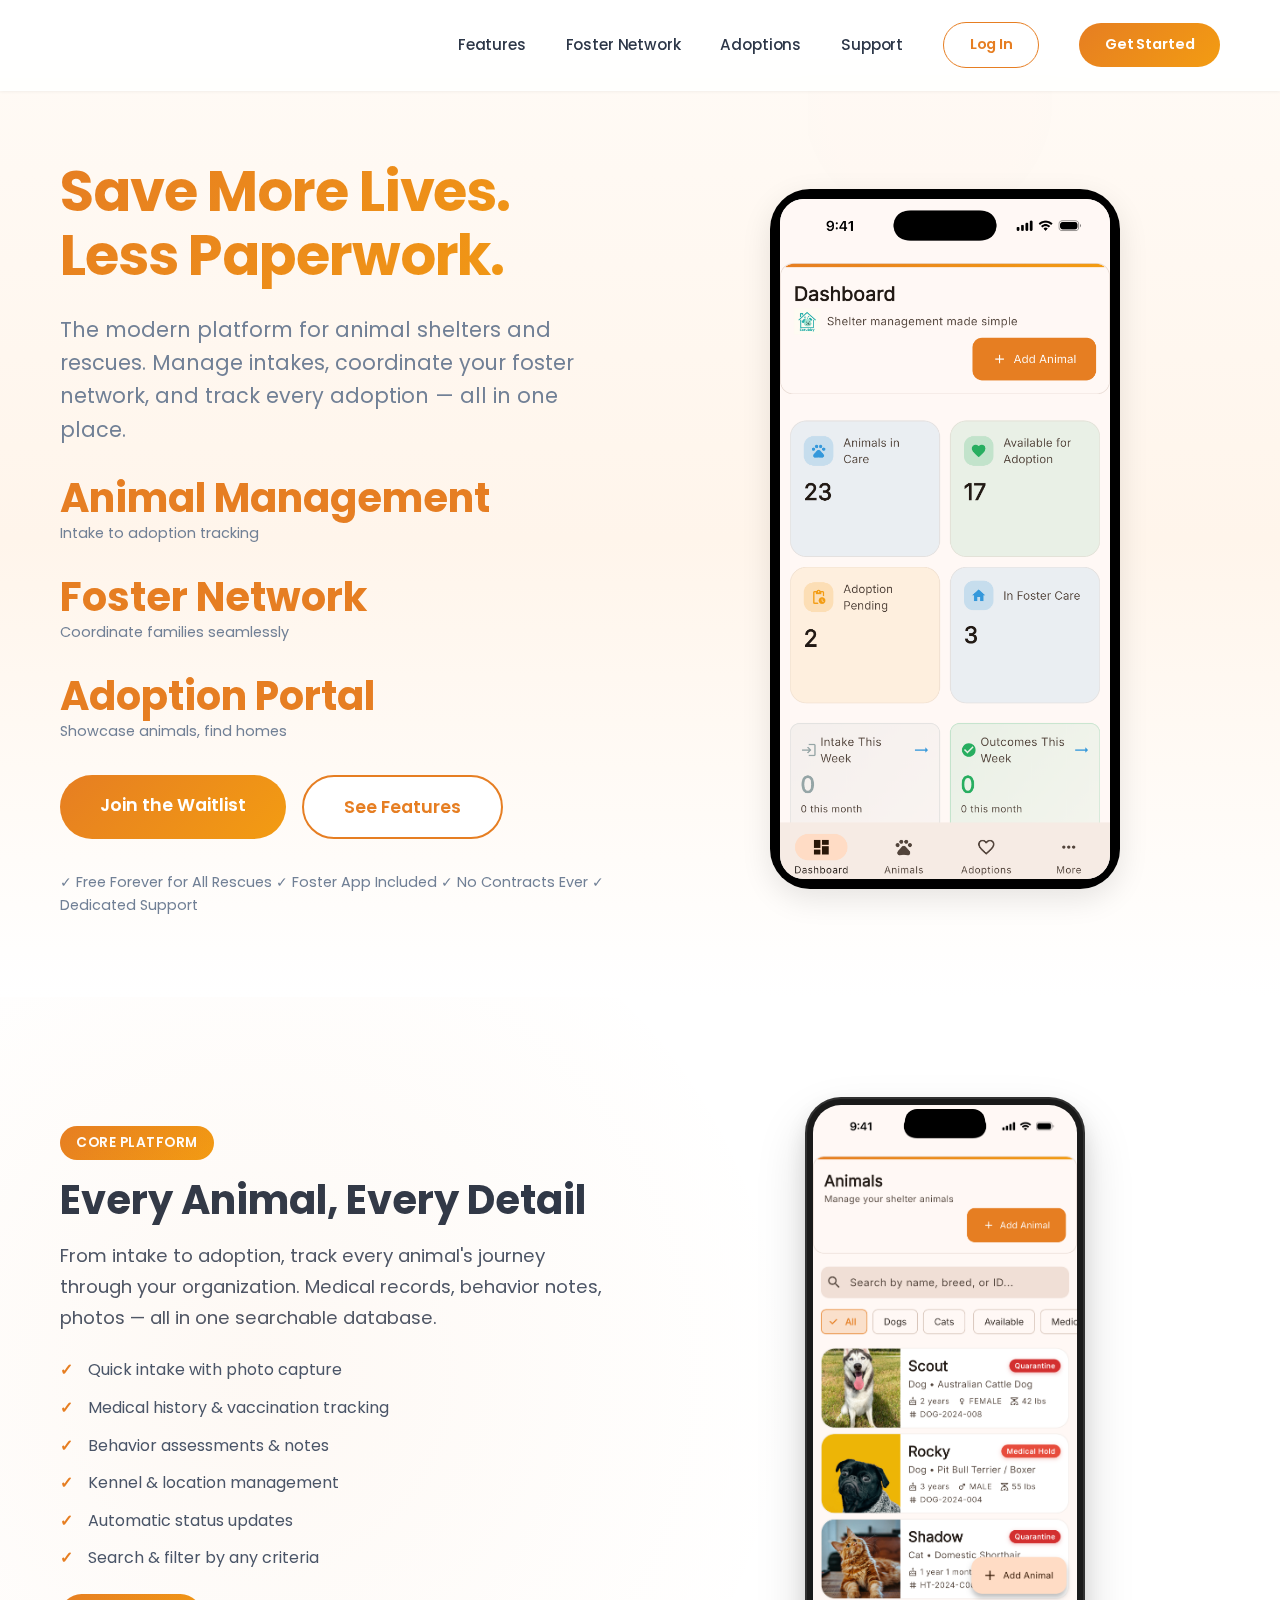
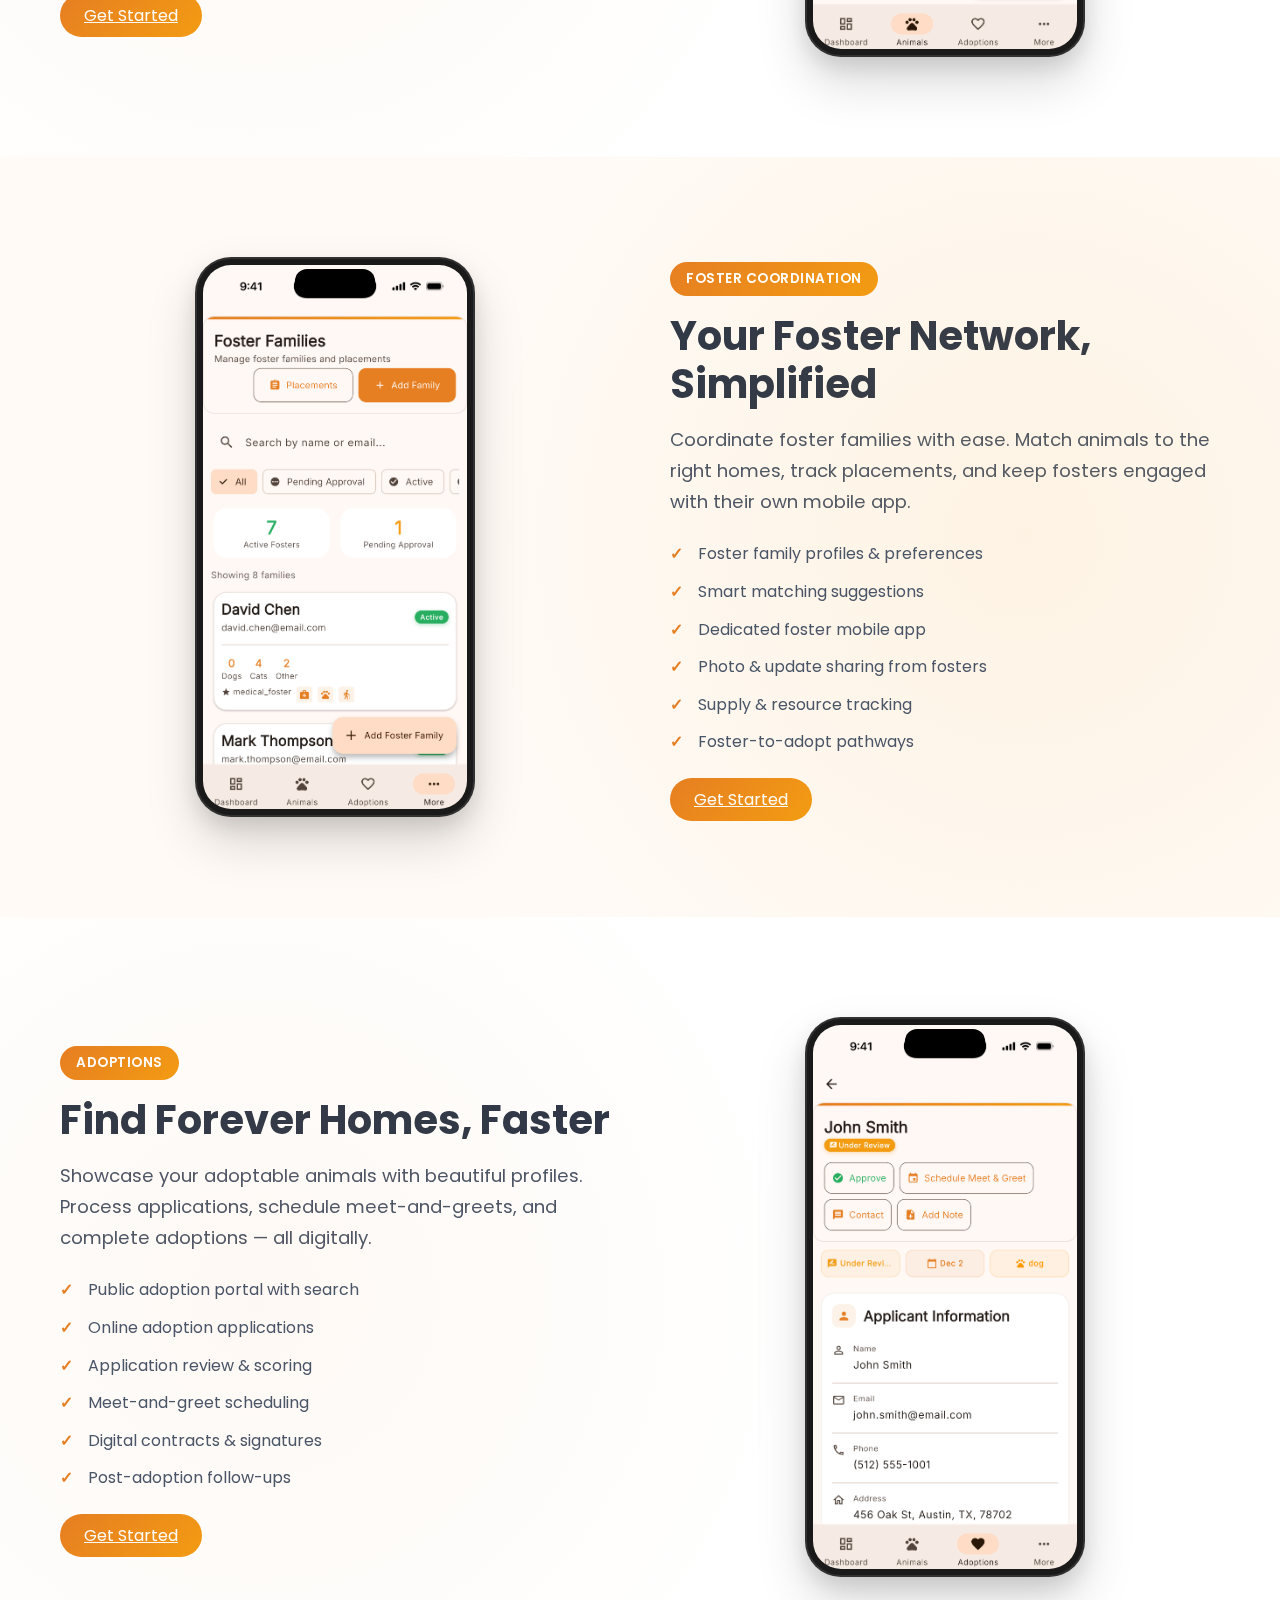
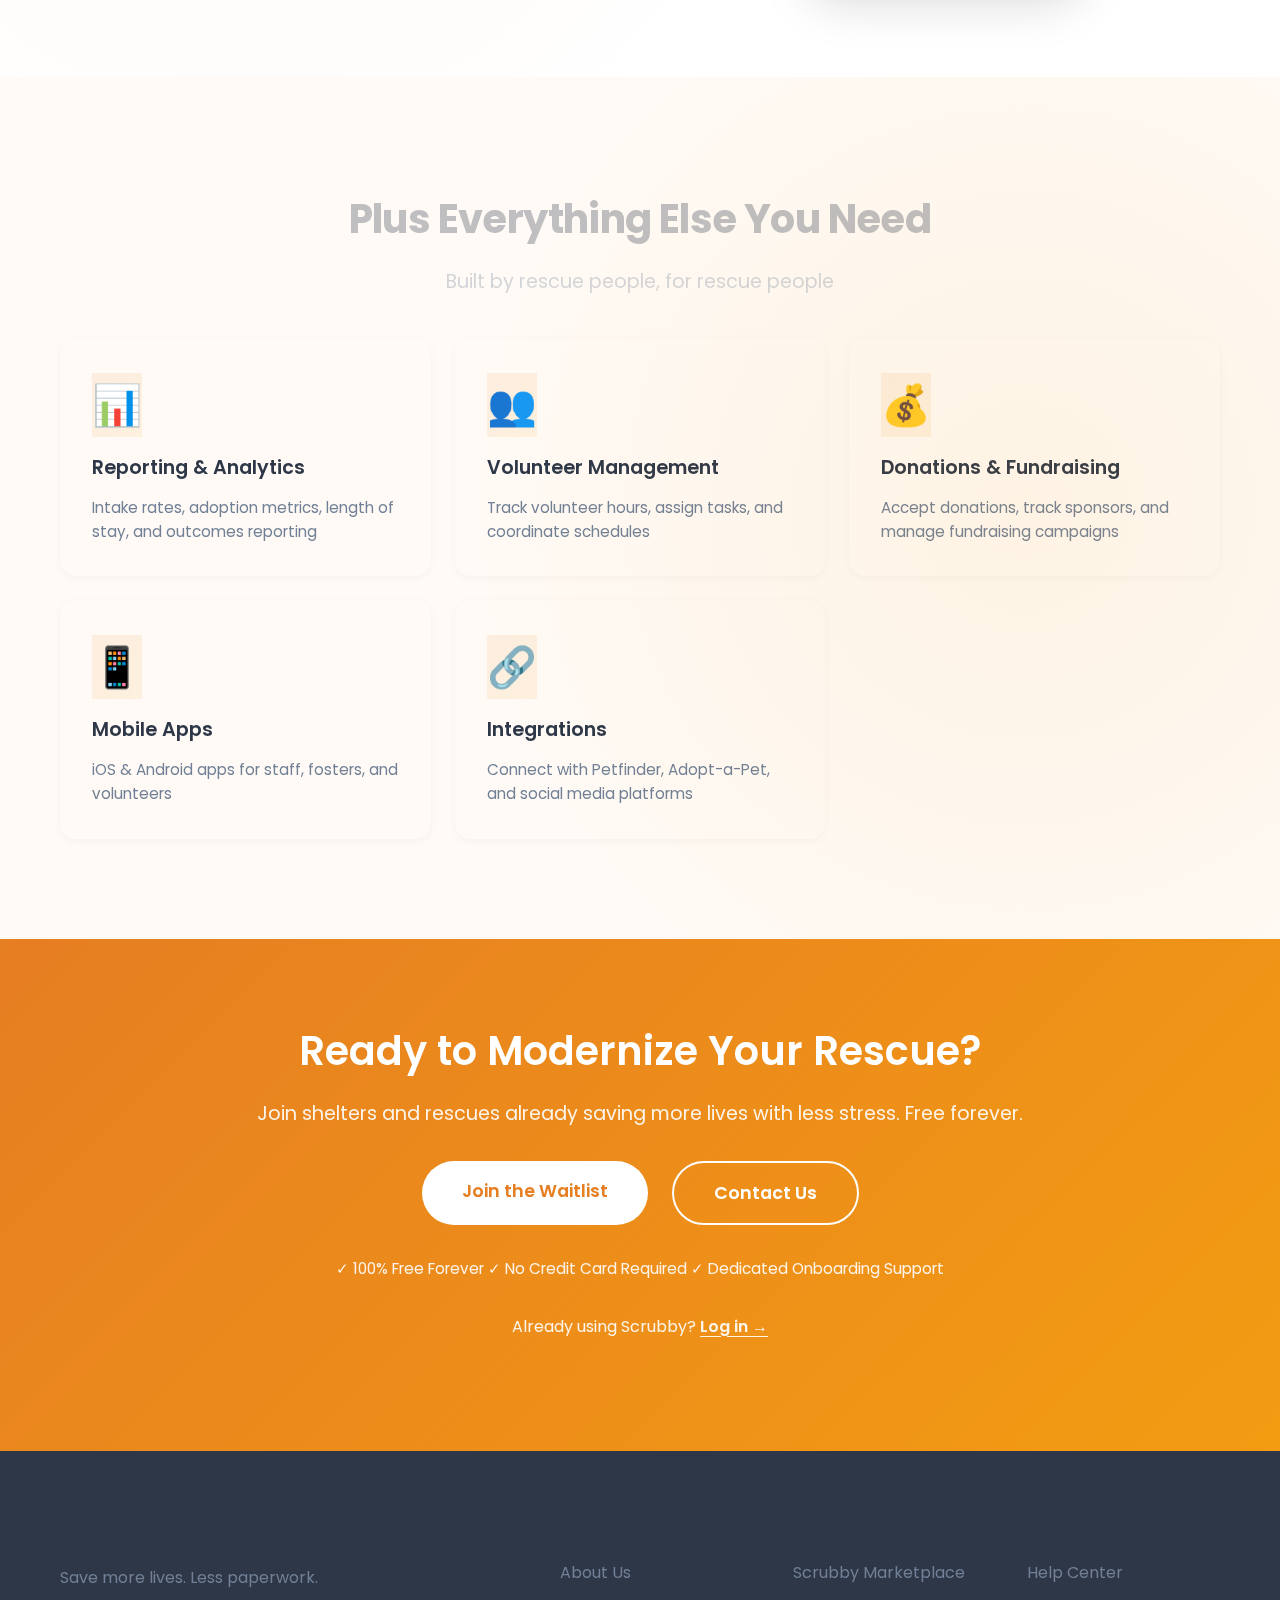
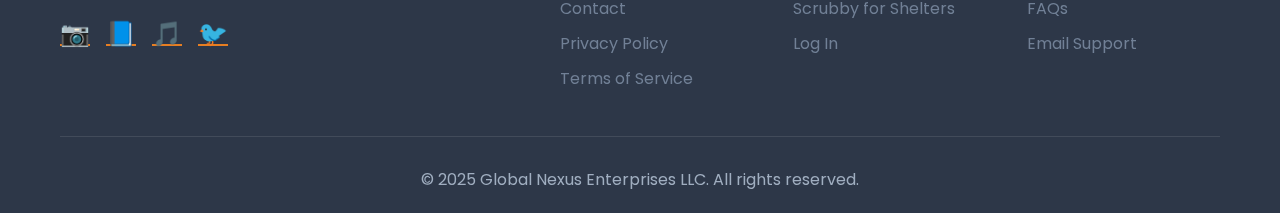
<file: shelter/index.html>
<!DOCTYPE html>
<html lang="en">
<head>
    <meta charset="UTF-8">
    <meta name="viewport" content="width=device-width, initial-scale=1.0">
    <title>Scrubby for Shelters - Modern Rescue & Foster Management</title>
    <meta name="description" content="The all-in-one platform for animal shelters and rescue organizations. Manage intakes, coordinate fosters, track adoptions, and grow your rescue network.">
    <meta property="og:title" content="Scrubby for Shelters - Modern Rescue & Foster Management">
    <meta property="og:description" content="Streamline your shelter operations. Manage animals, coordinate fosters, and track adoptions — all in one place.">
    <meta property="og:image" content="https://scrubby.app/images/scrubby_logo_full.png">
    <meta property="og:url" content="https://scrubby.app/shelter">
    <meta name="twitter:card" content="summary_large_image">
    <link rel="icon" type="image/png" href="../favicon.png">
    <link rel="preload" as="image" href="../images/scrubby_logo_full.png" fetchpriority="high">
    <link href="https://fonts.googleapis.com/css2?family=Poppins:wght@300;400;600;700&display=swap" rel="stylesheet">
    <link rel="stylesheet" href="../styles.css">
    <link rel="stylesheet" href="shelter-theme.css">
</head>
<body>
    <!-- Navigation -->
    <nav class="navbar">
        <div class="container">
            <div class="nav-content">
                <div class="logo">
                    <a href="/shelter/">
                        <img src="../images/scrubby_logo_full.png" alt="Scrubby for Shelters" class="logo-img" loading="eager" fetchpriority="high">
                    </a>
                </div>
                <div class="nav-links">
                    <a href="#features">Features</a>
                    <a href="#fosters">Foster Network</a>
                    <a href="#adoptions">Adoptions</a>
                    <a href="/support">Support</a>
                    <a href="https://web.scrubby.app" class="btn-outline">Log In</a>
                    <a href="#waitlist" class="btn-primary">Get Started</a>
                </div>
                <div class="mobile-menu-btn" id="mobileMenuBtn">
                    <span></span>
                    <span></span>
                    <span></span>
                </div>
            </div>
        </div>
    </nav>

    <!-- Mobile Menu -->
    <div class="mobile-menu-overlay" id="mobileMenuOverlay"></div>
    <div class="mobile-menu" id="mobileMenu">
        <div class="mobile-menu-links">
            <a href="#features">Features</a>
            <a href="#fosters">Foster Network</a>
            <a href="#adoptions">Adoptions</a>
            <a href="/support">Support</a>
        </div>
        <div class="mobile-menu-buttons">
            <a href="https://web.scrubby.app" class="btn-outline">Log In</a>
            <a href="#waitlist" class="btn-primary">Get Started</a>
        </div>
    </div>

    <!-- Hero Section -->
    <section class="hero">
        <div class="container">
            <div class="hero-content">
                <div class="hero-text">
                    <h1 class="hero-title">Save More Lives. Less Paperwork.</h1>
                    <p class="hero-subtitle">The modern platform for animal shelters and rescues. Manage intakes, coordinate your foster network, and track every adoption — all in one place.</p>
                    <div class="hero-stats">
                        <div class="stat">
                            <strong>Animal Management</strong>
                            <span>Intake to adoption tracking</span>
                        </div>
                        <div class="stat">
                            <strong>Foster Network</strong>
                            <span>Coordinate families seamlessly</span>
                        </div>
                        <div class="stat">
                            <strong>Adoption Portal</strong>
                            <span>Showcase animals, find homes</span>
                        </div>
                    </div>
                    <div class="hero-cta">
                        <a href="#waitlist" class="btn-primary-large">Join the Waitlist</a>
                        <a href="#features" class="btn-secondary-large">See Features</a>
                    </div>
                    <p class="hero-note">✓ Free Forever for All Rescues ✓ Foster App Included ✓ No Contracts Ever ✓ Dedicated Support</p>
                </div>
                <div class="hero-image">
                    <div class="phone-mockup">
                        <div class="phone-screen">
                            <img src="../images/shelter/ShelterDashboard.png" alt="Scrubby Shelter Dashboard" class="app-screenshot" loading="lazy">
                        </div>
                    </div>
                </div>
            </div>
        </div>
    </section>

    <!-- Pillar 1: Animal Management -->
    <section id="features" class="pillar-section">
        <div class="container">
            <div class="pillar-content">
                <div class="pillar-text">
                    <div class="pillar-badge">Core Platform</div>
                    <h2>Every Animal, Every Detail</h2>
                    <p class="pillar-description">From intake to adoption, track every animal's journey through your organization. Medical records, behavior notes, photos — all in one searchable database.</p>
                    <ul class="pillar-features">
                        <li>Quick intake with photo capture</li>
                        <li>Medical history & vaccination tracking</li>
                        <li>Behavior assessments & notes</li>
                        <li>Kennel & location management</li>
                        <li>Automatic status updates</li>
                        <li>Search & filter by any criteria</li>
                    </ul>
                    <a href="#waitlist" class="btn-primary">Get Started</a>
                </div>
                <div class="pillar-visual">
                    <div class="pillar-phone-mockup">
                        <img src="../images/shelter/AnimalsSearch.png" alt="Animal Management" class="pillar-screenshot" loading="lazy">
                    </div>
                </div>
            </div>
        </div>
    </section>

    <!-- Pillar 2: Foster Network -->
    <section id="fosters" class="pillar-section pillar-alt">
        <div class="container">
            <div class="pillar-content pillar-reverse">
                <div class="pillar-text">
                    <div class="pillar-badge">Foster Coordination</div>
                    <h2>Your Foster Network, Simplified</h2>
                    <p class="pillar-description">Coordinate foster families with ease. Match animals to the right homes, track placements, and keep fosters engaged with their own mobile app.</p>
                    <ul class="pillar-features">
                        <li>Foster family profiles & preferences</li>
                        <li>Smart matching suggestions</li>
                        <li>Dedicated foster mobile app</li>
                        <li>Photo & update sharing from fosters</li>
                        <li>Supply & resource tracking</li>
                        <li>Foster-to-adopt pathways</li>
                    </ul>
                    <a href="#waitlist" class="btn-primary">Get Started</a>
                </div>
                <div class="pillar-visual">
                    <div class="pillar-phone-mockup">
                        <img src="../images/shelter/Foster.png" alt="Foster Network Management" class="pillar-screenshot" loading="lazy">
                    </div>
                </div>
            </div>
        </div>
    </section>

    <!-- Pillar 3: Adoptions -->
    <section id="adoptions" class="pillar-section">
        <div class="container">
            <div class="pillar-content">
                <div class="pillar-text">
                    <div class="pillar-badge">Adoptions</div>
                    <h2>Find Forever Homes, Faster</h2>
                    <p class="pillar-description">Showcase your adoptable animals with beautiful profiles. Process applications, schedule meet-and-greets, and complete adoptions — all digitally.</p>
                    <ul class="pillar-features">
                        <li>Public adoption portal with search</li>
                        <li>Online adoption applications</li>
                        <li>Application review & scoring</li>
                        <li>Meet-and-greet scheduling</li>
                        <li>Digital contracts & signatures</li>
                        <li>Post-adoption follow-ups</li>
                    </ul>
                    <a href="#waitlist" class="btn-primary">Get Started</a>
                </div>
                <div class="pillar-visual">
                    <div class="pillar-phone-mockup">
                        <img src="../images/shelter/AdoptionApp.png" alt="Adoption Applications" class="pillar-screenshot" loading="lazy">
                    </div>
                </div>
            </div>
        </div>
    </section>

    <!-- Additional Features Section -->
    <section class="pillar-section pillar-alt">
        <div class="container">
            <div class="section-header" style="text-align: center; margin-bottom: 50px;">
                <h2>Plus Everything Else You Need</h2>
                <p>Built by rescue people, for rescue people</p>
            </div>
            <div class="secondary-features-grid">
                <div class="secondary-feature-card">
                    <div class="feature-icon">📊</div>
                    <h3>Reporting & Analytics</h3>
                    <p>Intake rates, adoption metrics, length of stay, and outcomes reporting</p>
                </div>
                <div class="secondary-feature-card">
                    <div class="feature-icon">👥</div>
                    <h3>Volunteer Management</h3>
                    <p>Track volunteer hours, assign tasks, and coordinate schedules</p>
                </div>
                <div class="secondary-feature-card">
                    <div class="feature-icon">💰</div>
                    <h3>Donations & Fundraising</h3>
                    <p>Accept donations, track sponsors, and manage fundraising campaigns</p>
                </div>
                <div class="secondary-feature-card">
                    <div class="feature-icon">📱</div>
                    <h3>Mobile Apps</h3>
                    <p>iOS & Android apps for staff, fosters, and volunteers</p>
                </div>
                <div class="secondary-feature-card">
                    <div class="feature-icon">🔗</div>
                    <h3>Integrations</h3>
                    <p>Connect with Petfinder, Adopt-a-Pet, and social media platforms</p>
                </div>
            </div>
        </div>
    </section>

    <!-- Final CTA / Waitlist -->
    <section id="waitlist" class="final-cta">
        <div class="container">
            <div class="cta-content">
                <h2>Ready to Modernize Your Rescue?</h2>
                <p>Join shelters and rescues already saving more lives with less stress. Free forever.</p>
                <div class="cta-buttons">
                    <a href="https://forms.gle/scrubby-shelter-waitlist" class="btn-primary-large">Join the Waitlist</a>
                    <a href="mailto:shelters@scrubby.app" class="btn-secondary-large">Contact Us</a>
                </div>
                <p class="cta-note">✓ 100% Free Forever ✓ No Credit Card Required ✓ Dedicated Onboarding Support</p>
                <p class="cta-login">Already using Scrubby? <a href="https://web.scrubby.app">Log in →</a></p>
            </div>
        </div>
    </section>

    <!-- Footer -->
    <footer class="footer">
        <div class="container">
            <div class="footer-content">
                <div class="footer-brand">
                    <h3 class="footer-logo">Scrubby for Shelters</h3>
                    <p>Save more lives. Less paperwork.</p>
                    <div class="social-links">
                        <a href="https://instagram.com/usescrubby" aria-label="Instagram">📷</a>
                        <a href="https://facebook.com/usescrubby" aria-label="Facebook">📘</a>
                        <a href="https://tiktok.com/@usescrubby" aria-label="TikTok">🎵</a>
                        <a href="https://twitter.com/usescrubby" aria-label="Twitter">🐦</a>
                    </div>
                </div>
                <div class="footer-links">
                    <div class="footer-column">
                        <h4>Company</h4>
                        <a href="https://globalnexus.llc">About Us</a>
                        <a href="mailto:shelters@scrubby.app">Contact</a>
                        <a href="/privacy">Privacy Policy</a>
                        <a href="/terms">Terms of Service</a>
                    </div>
                    <div class="footer-column">
                        <h4>Products</h4>
                        <a href="/">Scrubby Marketplace</a>
                        <a href="/shelter">Scrubby for Shelters</a>
                        <a href="https://web.scrubby.app">Log In</a>
                    </div>
                    <div class="footer-column">
                        <h4>Support</h4>
                        <a href="/support">Help Center</a>
                        <a href="/support/faq">FAQs</a>
                        <a href="mailto:shelters@scrubby.app">Email Support</a>
                    </div>
                </div>
            </div>
            <div class="footer-bottom">
                <p>&copy; 2025 Global Nexus Enterprises LLC. All rights reserved.</p>
            </div>
        </div>
    </footer>

    <script src="../script.js"></script>
</body>
</html>
</file>
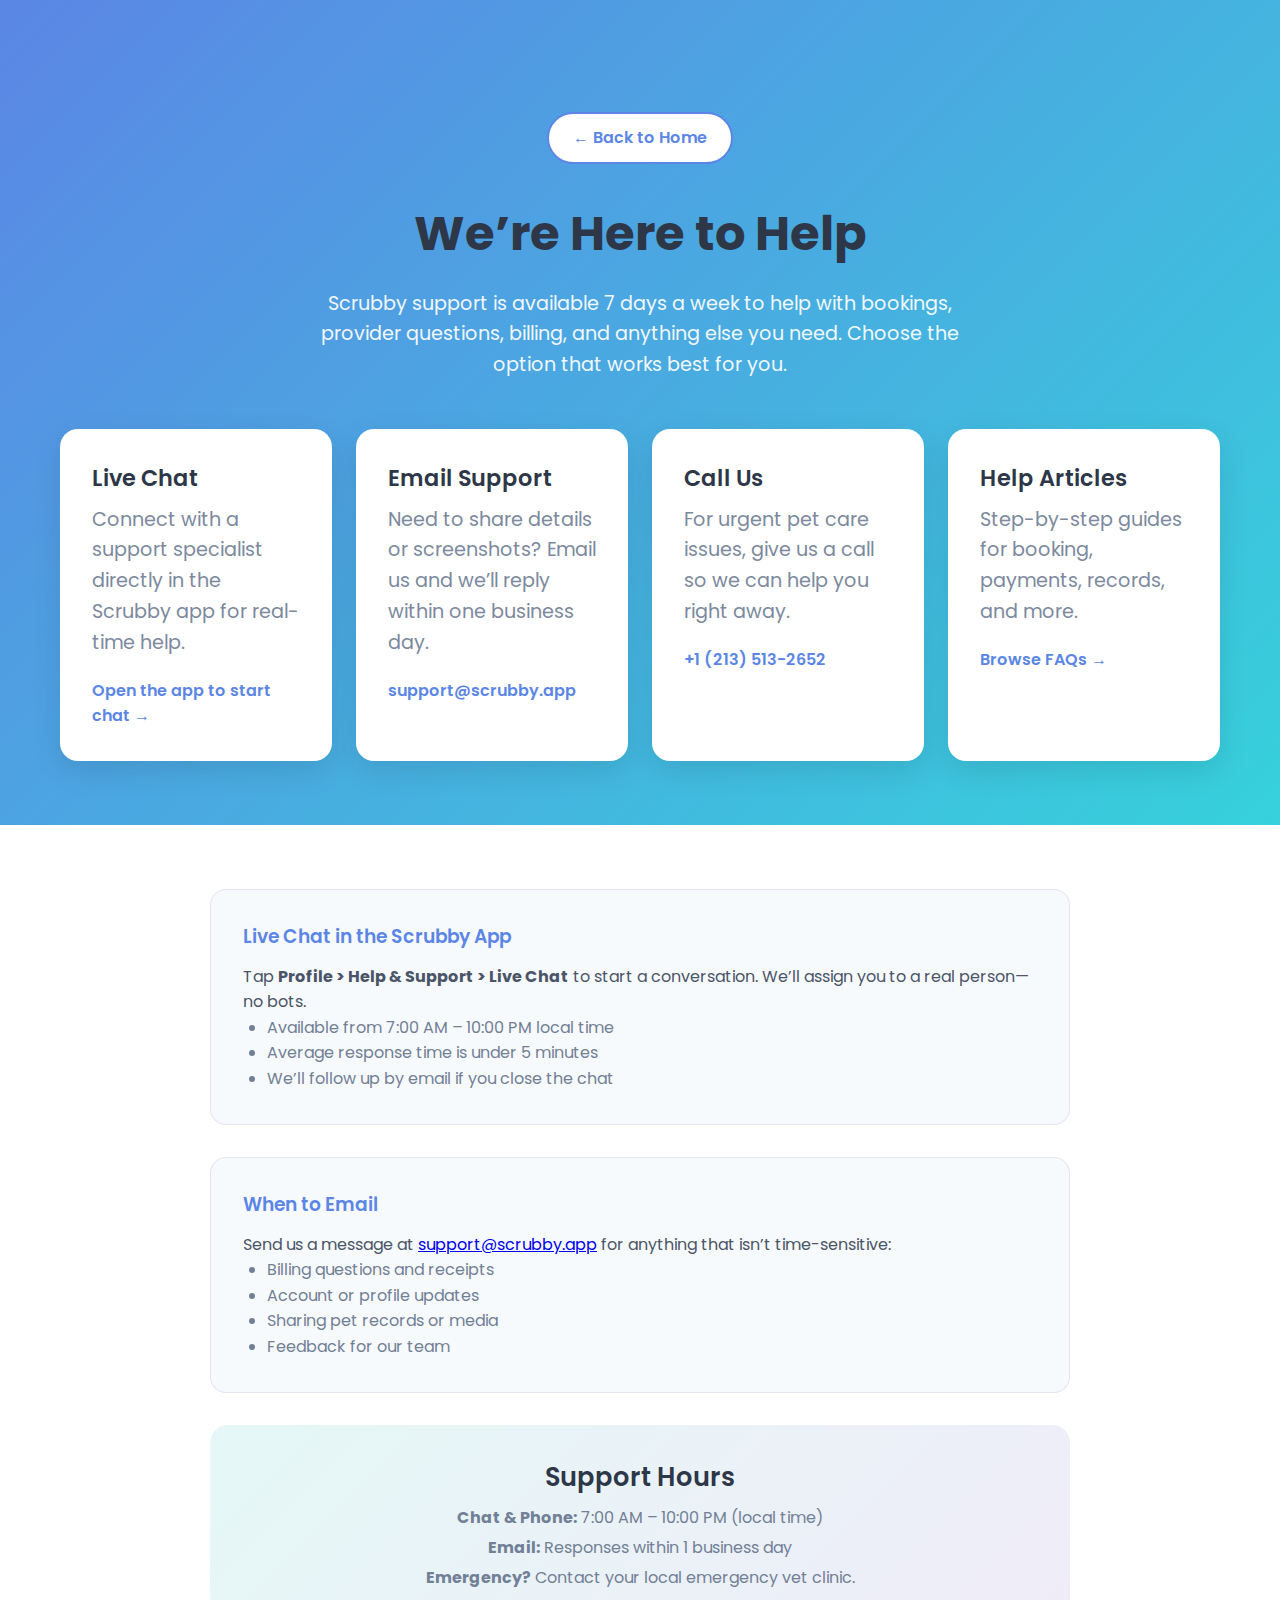
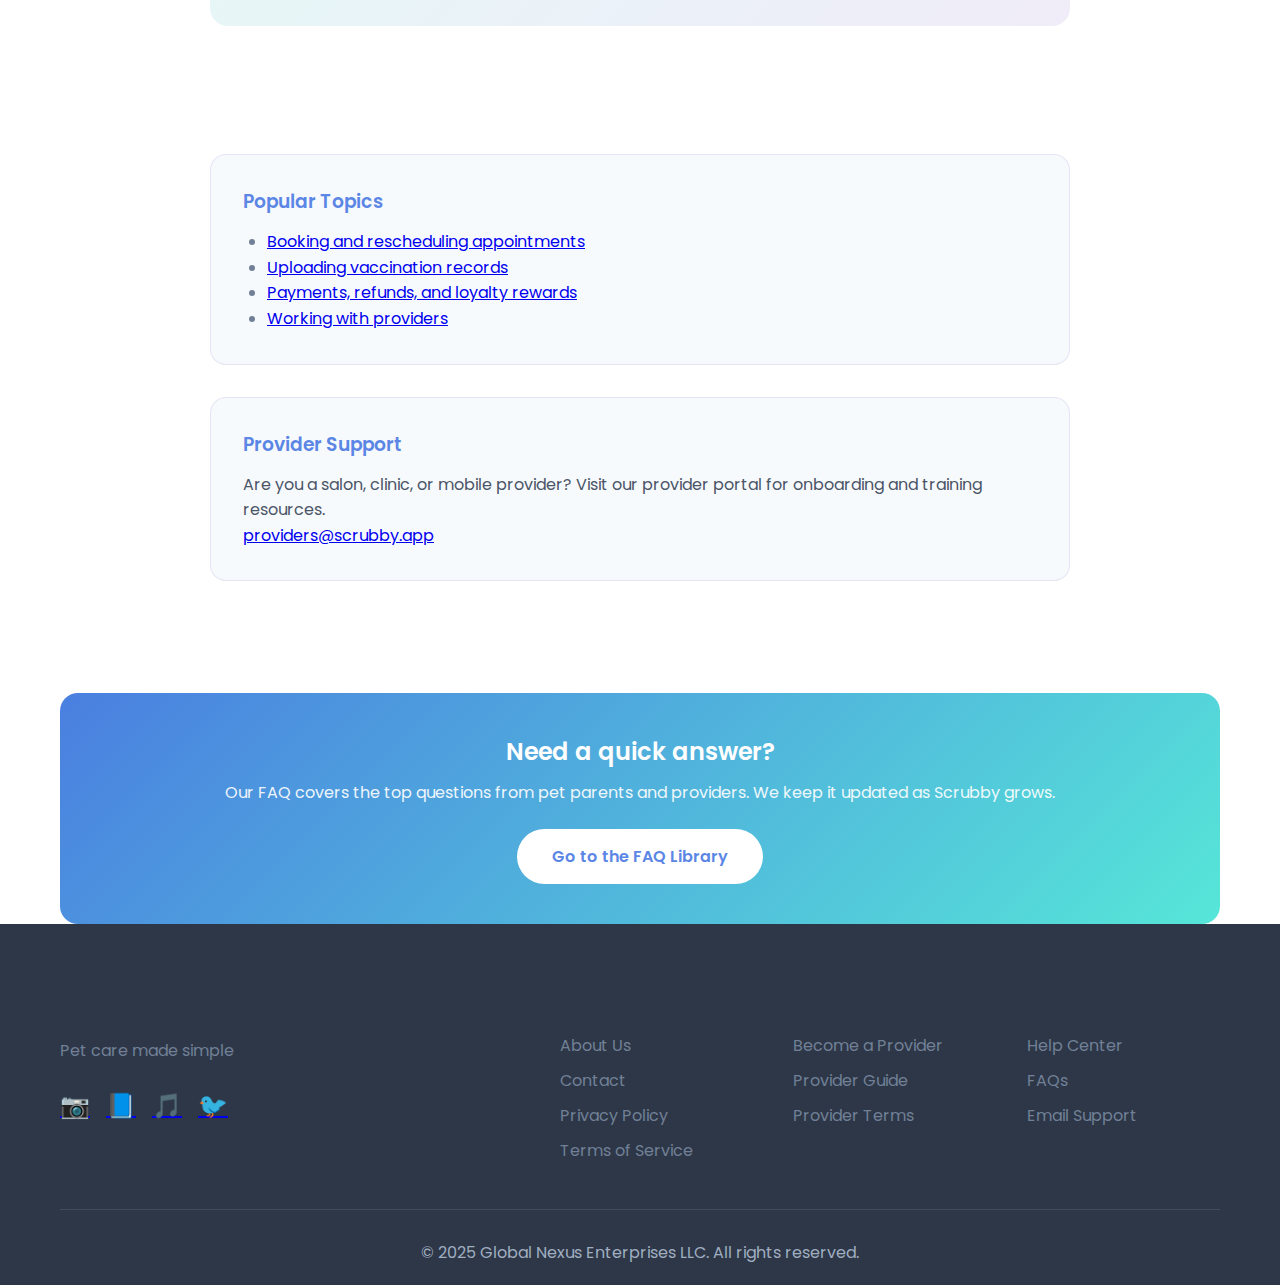
<file: support/index.html>
<!DOCTYPE html>
<html lang="en">
<head>
    <meta charset="UTF-8">
    <meta name="viewport" content="width=device-width, initial-scale=1.0">
    <title>Support - Scrubby</title>
    <meta name="description" content="Need help with Scrubby? Reach our support team, browse help topics, or jump into live chat.">
    <meta property="og:title" content="Scrubby Support">
    <meta property="og:description" content="Get help booking pet care, managing appointments, and more.">
    <meta property="og:url" content="https://scrubby.app/support">
    <link rel="icon" type="image/png" href="/favicon.png">
    <link href="https://fonts.googleapis.com/css2?family=Poppins:wght@300;400;600;700&display=swap" rel="stylesheet">
    <link rel="stylesheet" href="../styles.css">
    <style>
        .support-hero {
            background: linear-gradient(135deg, var(--primary-color) 0%, var(--secondary-color) 100%);
            color: var(--white);
            padding: 7rem 0 4rem;
            text-align: center;
        }

        .support-hero h1 {
            font-size: 3rem;
            font-weight: 700;
            margin-bottom: 1rem;
        }

        .support-hero p {
            font-size: 1.2rem;
            max-width: 640px;
            margin: 0 auto;
            opacity: 0.92;
        }

        .support-actions {
            margin-top: 3rem;
            display: grid;
            grid-template-columns: repeat(auto-fit, minmax(260px, 1fr));
            gap: 1.5rem;
        }

        .support-card {
            background: var(--white);
            border-radius: 18px;
            padding: 2rem;
            box-shadow: var(--shadow);
            text-align: left;
            color: var(--text-dark);
            transition: transform 0.3s ease, box-shadow 0.3s ease;
        }

        .support-card:hover {
            transform: translateY(-6px);
            box-shadow: 0 20px 40px rgba(0, 0, 0, 0.12);
        }

        .support-card h3 {
            font-size: 1.4rem;
            margin-bottom: 0.5rem;
        }

        .support-card p {
            color: var(--text-light);
            margin-bottom: 1.2rem;
        }

        .support-card a {
            display: inline-flex;
            align-items: center;
            gap: 0.5rem;
            color: var(--primary-color);
            font-weight: 600;
            text-decoration: none;
        }

        .support-card a:hover {
            text-decoration: underline;
        }

        .support-section {
            padding: 4rem 0;
        }

        .support-section h2 {
            text-align: center;
            font-size: 2.2rem;
            margin-bottom: 1rem;
        }

        .support-resources {
            max-width: 900px;
            margin: 0 auto;
            display: grid;
            gap: 2rem;
        }

        .support-resource-card {
            background: var(--bg-light);
            border-radius: 16px;
            padding: 2rem;
            border: 1px solid rgba(107, 70, 193, 0.12);
        }

        .support-resource-card h3 {
            margin-bottom: 0.75rem;
            color: var(--primary-color);
        }

        .support-resource-card ul {
            margin-left: 1.5rem;
            color: var(--text-light);
        }

        .support-hours {
            background: linear-gradient(135deg, rgba(78, 205, 196, 0.15), rgba(107, 70, 193, 0.1));
            border-radius: 18px;
            padding: 2rem;
            text-align: center;
        }

        .support-hours h3 {
            margin-bottom: 0.5rem;
            font-size: 1.6rem;
        }

        .support-hours p {
            margin-bottom: 0.25rem;
            color: var(--text-light);
        }

        .cta-box {
            margin-top: 3rem;
            background: linear-gradient(135deg, var(--accent-color), #56E6D8);
            color: var(--white);
            border-radius: 18px;
            padding: 2.5rem;
            text-align: center;
        }

        .cta-box h2 {
            color: var(--white);
            margin-bottom: 0.5rem;
        }

        .cta-box p {
            opacity: 0.9;
            margin-bottom: 1.5rem;
        }

        .cta-box a {
            display: inline-block;
            background: var(--white);
            color: var(--primary-color);
            padding: 0.9rem 2.2rem;
            border-radius: 50px;
            font-weight: 600;
            text-decoration: none;
            transition: transform 0.3s ease, box-shadow 0.3s ease;
        }

        .cta-box a:hover {
            transform: translateY(-3px);
            box-shadow: var(--shadow);
        }

        .nav-back {
            display: inline-flex;
            align-items: center;
            gap: 0.5rem;
            background: var(--white);
            color: var(--primary-color);
            border: 2px solid var(--primary-color);
            padding: 0.7rem 1.5rem;
            border-radius: 999px;
            text-decoration: none;
            font-weight: 600;
            margin-bottom: 2rem;
            transition: all 0.3s ease;
        }

        .nav-back:hover {
            background: var(--primary-color);
            color: var(--white);
        }

        @media (max-width: 768px) {
            .support-hero {
                padding-top: 6rem;
            }

            .support-hero h1 {
                font-size: 2.4rem;
            }
        }
    </style>
</head>
<body>
    <main>
        <section class="support-hero">
            <div class="container">
                <a href="/" class="nav-back">← Back to Home</a>
                <h1>We’re Here to Help</h1>
                <p>Scrubby support is available 7 days a week to help with bookings, provider questions, billing, and anything else you need. Choose the option that works best for you.</p>

                <div class="support-actions">
                    <div class="support-card">
                        <h3>Live Chat</h3>
                        <p>Connect with a support specialist directly in the Scrubby app for real-time help.</p>
                        <a href="#live-chat">Open the app to start chat →</a>
                    </div>
                    <div class="support-card">
                        <h3>Email Support</h3>
                        <p>Need to share details or screenshots? Email us and we’ll reply within one business day.</p>
                        <a href="mailto:support@scrubby.app">support@scrubby.app</a>
                    </div>
                    <div class="support-card">
                        <h3>Call Us</h3>
                        <p>For urgent pet care issues, give us a call so we can help you right away.</p>
                        <a href="tel:+12135132652">+1 (213) 513-2652</a>
                    </div>
                    <div class="support-card">
                        <h3>Help Articles</h3>
                        <p>Step-by-step guides for booking, payments, records, and more.</p>
                        <a href="/support/faq">Browse FAQs →</a>
                    </div>
                </div>
            </div>
        </section>

        <section class="support-section" id="live-chat">
            <div class="container support-resources">
                <div class="support-resource-card">
                    <h3>Live Chat in the Scrubby App</h3>
                    <p>Tap <strong>Profile &gt; Help & Support &gt; Live Chat</strong> to start a conversation. We’ll assign you to a real person—no bots.</p>
                    <ul>
                        <li>Available from 7:00 AM – 10:00 PM local time</li>
                        <li>Average response time is under 5 minutes</li>
                        <li>We’ll follow up by email if you close the chat</li>
                    </ul>
                </div>

                <div class="support-resource-card">
                    <h3>When to Email</h3>
                    <p>Send us a message at <a href="mailto:support@scrubby.app">support@scrubby.app</a> for anything that isn’t time-sensitive:</p>
                    <ul>
                        <li>Billing questions and receipts</li>
                        <li>Account or profile updates</li>
                        <li>Sharing pet records or media</li>
                        <li>Feedback for our team</li>
                    </ul>
                </div>

                <div class="support-hours">
                    <h3>Support Hours</h3>
                    <p><strong>Chat &amp; Phone:</strong> 7:00 AM – 10:00 PM (local time)</p>
                    <p><strong>Email:</strong> Responses within 1 business day</p>
                    <p><strong>Emergency?</strong> Contact your local emergency vet clinic.</p>
                </div>
            </div>
        </section>

        <section class="support-section">
            <div class="container support-resources">
                <div class="support-resource-card">
                    <h3>Popular Topics</h3>
                    <ul>
                        <li><a href="/support/faq#bookings">Booking and rescheduling appointments</a></li>
                        <li><a href="/support/faq#records">Uploading vaccination records</a></li>
                        <li><a href="/support/faq#payments">Payments, refunds, and loyalty rewards</a></li>
                        <li><a href="/support/faq#providers">Working with providers</a></li>
                    </ul>
                </div>

                <div class="support-resource-card">
                    <h3>Provider Support</h3>
                    <p>Are you a salon, clinic, or mobile provider? Visit our provider portal for onboarding and training resources.</p>
                    <a href="mailto:providers@scrubby.app">providers@scrubby.app</a>
                </div>
            </div>
        </section>

        <section class="container">
            <div class="cta-box">
                <h2>Need a quick answer?</h2>
                <p>Our FAQ covers the top questions from pet parents and providers. We keep it updated as Scrubby grows.</p>
                <a href="/support/faq">Go to the FAQ Library</a>
            </div>
        </section>
    </main>

    <footer class="footer">
        <div class="container">
            <div class="footer-content">
                <div class="footer-brand">
                    <h3 class="footer-logo">Scrubby</h3>
                    <p>Pet care made simple</p>
                    <div class="social-links">
                        <a href="https://instagram.com/scrubbyapp" aria-label="Instagram">📷</a>
                        <a href="https://facebook.com/scrubbyapp" aria-label="Facebook">📘</a>
                        <a href="https://tiktok.com/@scrubbyapp" aria-label="TikTok">🎵</a>
                        <a href="https://twitter.com/scrubbyapp" aria-label="Twitter">🐦</a>
                    </div>
                </div>
                <div class="footer-links">
                    <div class="footer-column">
                        <h4>Company</h4>
                        <a href="https://globalnexus.llc">About Us</a>
                        <a href="mailto:info@globalnexus.llc">Contact</a>
                        <a href="/privacy">Privacy Policy</a>
                        <a href="/terms">Terms of Service</a>
                    </div>
                    <div class="footer-column">
                        <h4>For Providers</h4>
                        <a href="mailto:info@globalnexus.llc?subject=Provider%20Application">Become a Provider</a>
                        <a href="/#providers">Provider Guide</a>
                        <a href="/terms/#provider-terms">Provider Terms</a>
                    </div>
                    <div class="footer-column">
                        <h4>Support</h4>
                        <a href="/support">Help Center</a>
                        <a href="/support/faq">FAQs</a>
                        <a href="mailto:support@scrubby.app">Email Support</a>
                    </div>
                </div>
            </div>
            <div class="footer-bottom">
                <p>&copy; 2025 Global Nexus Enterprises LLC. All rights reserved.</p>
            </div>
        </div>
    </footer>

    <script src="../script.js"></script>
</body>
</html>
</file>
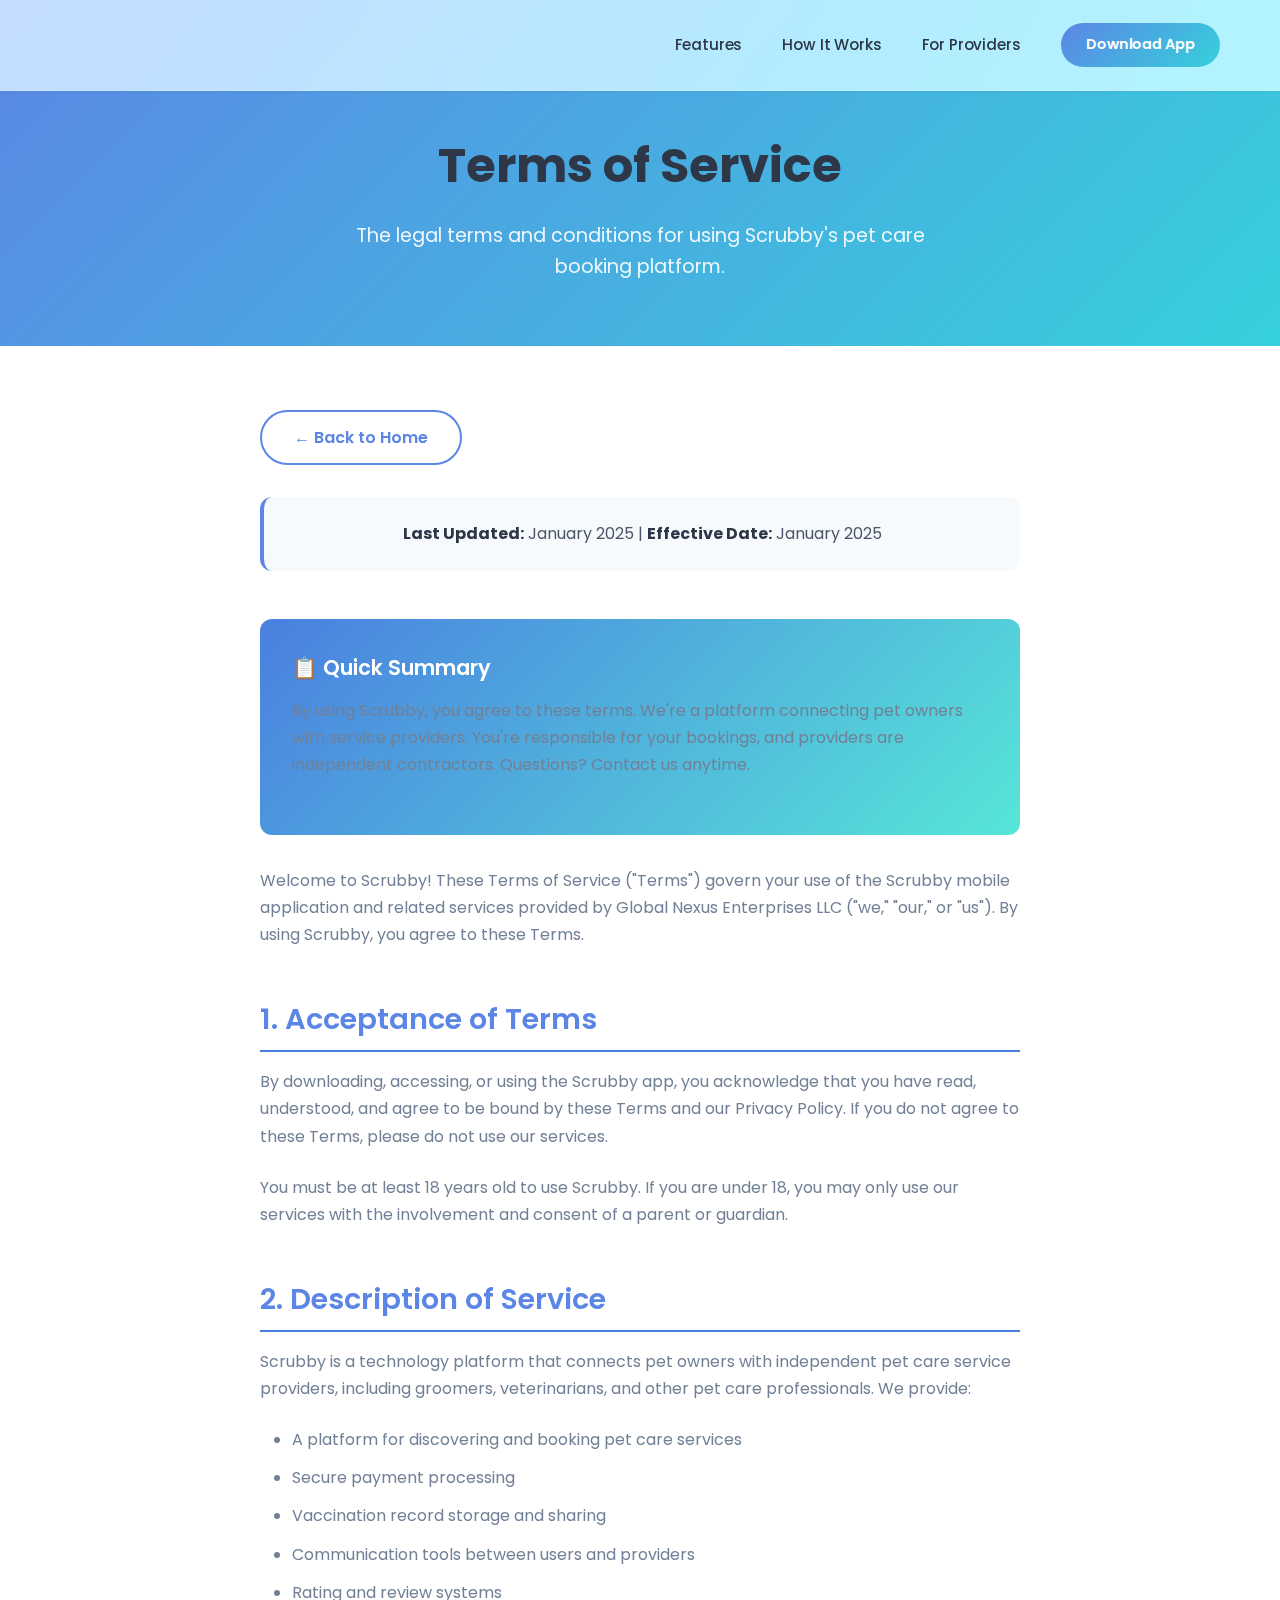
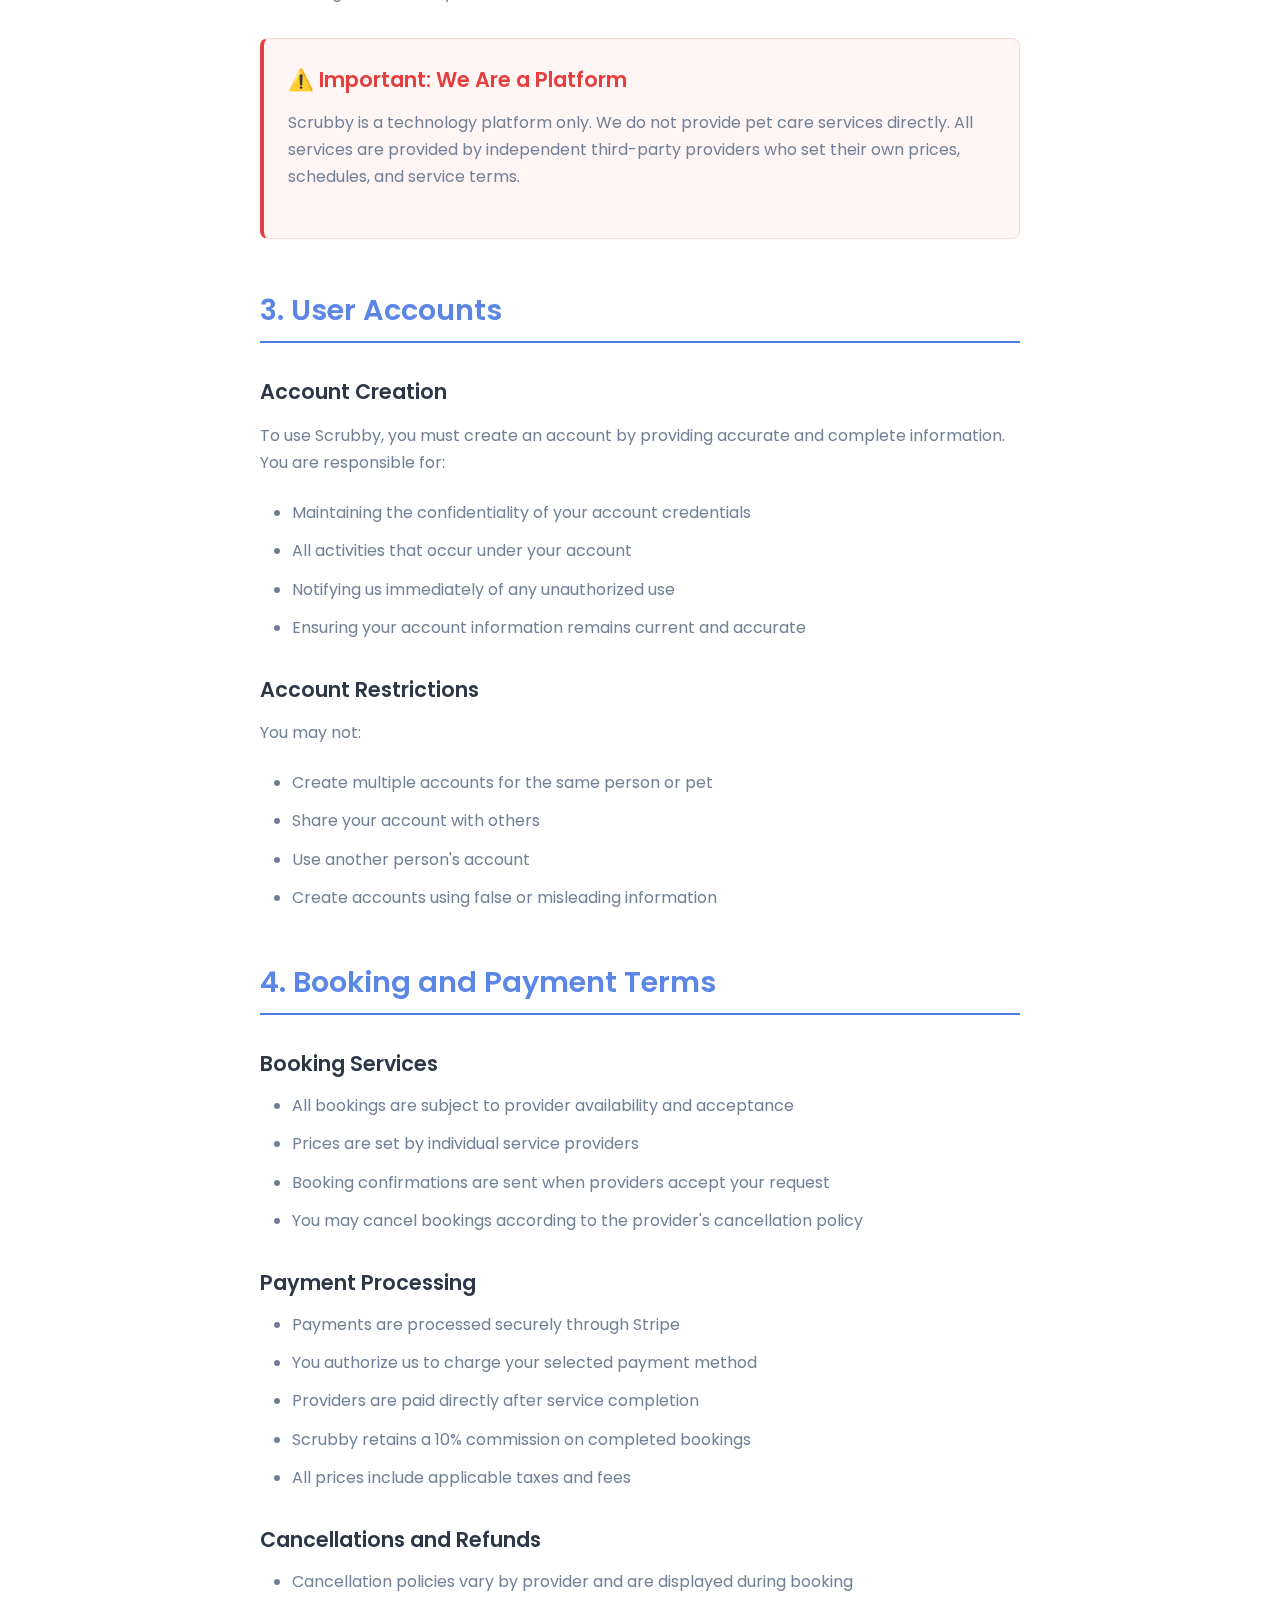
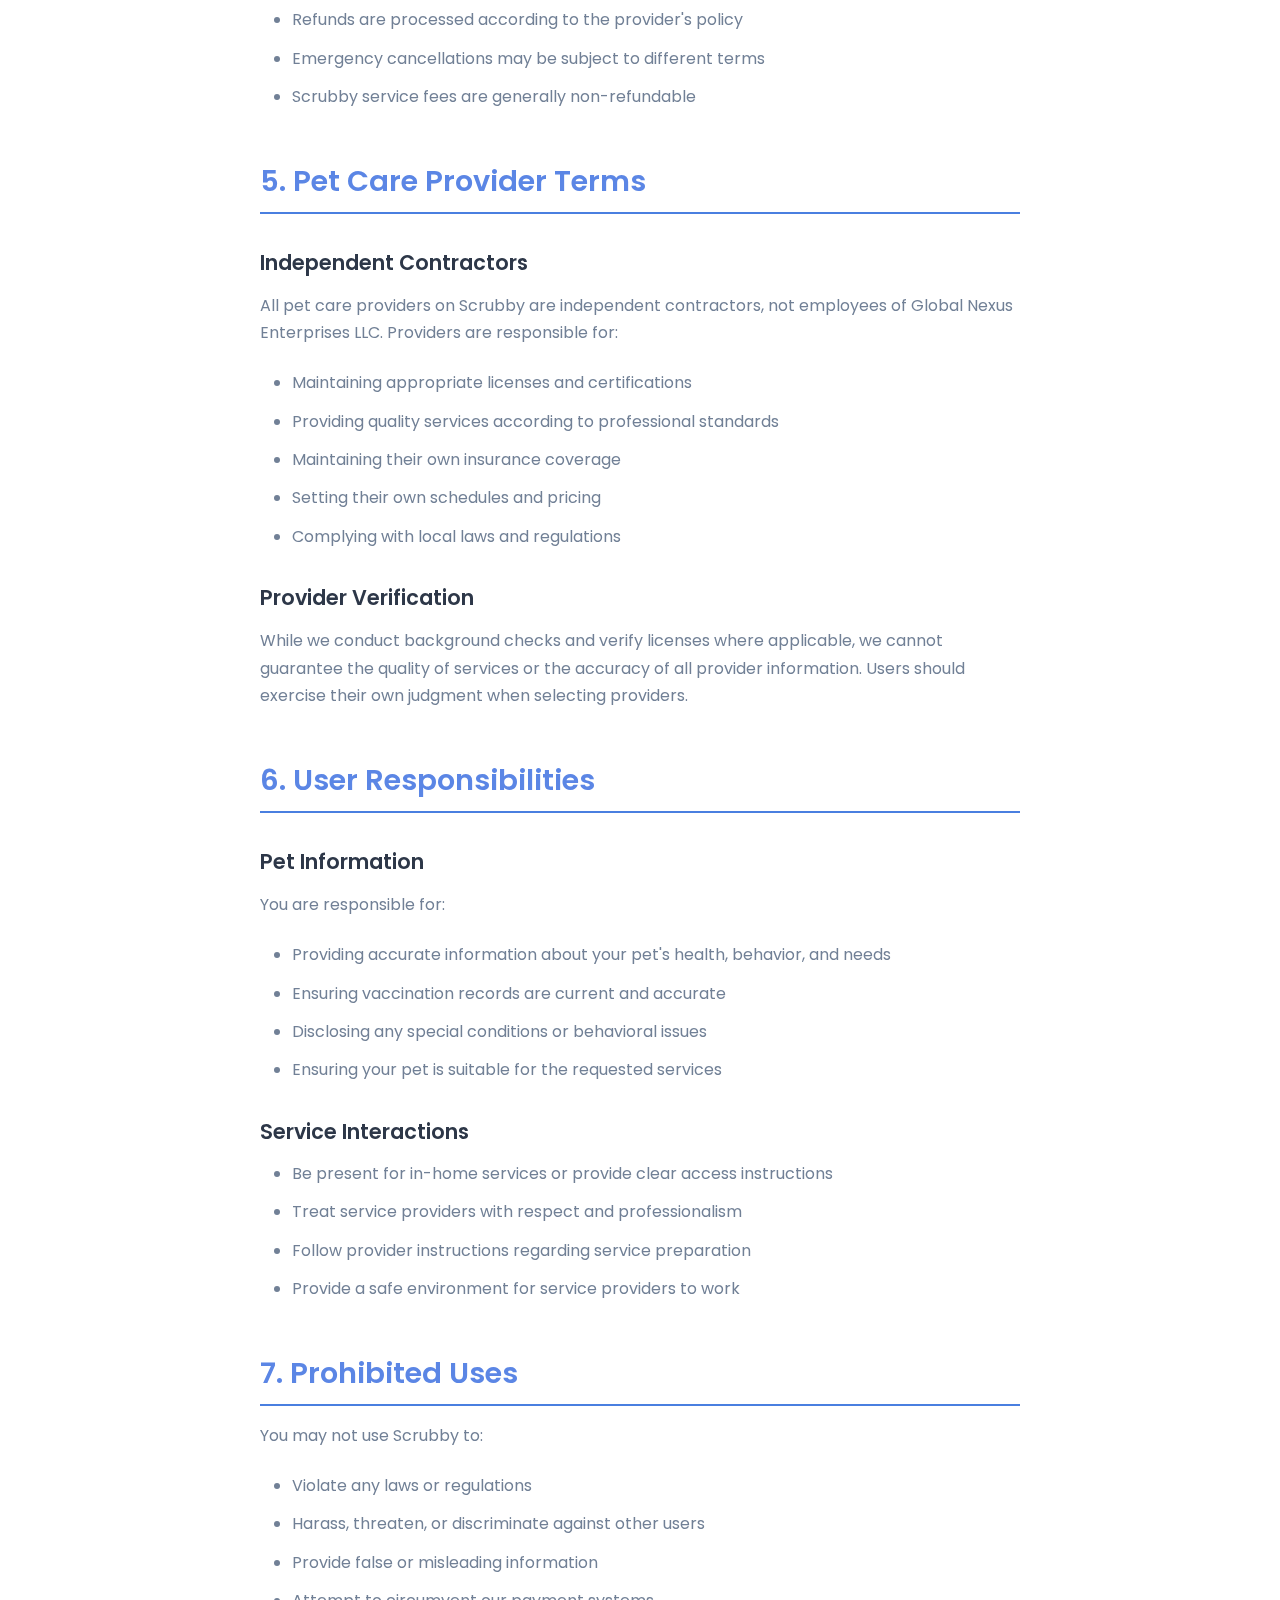
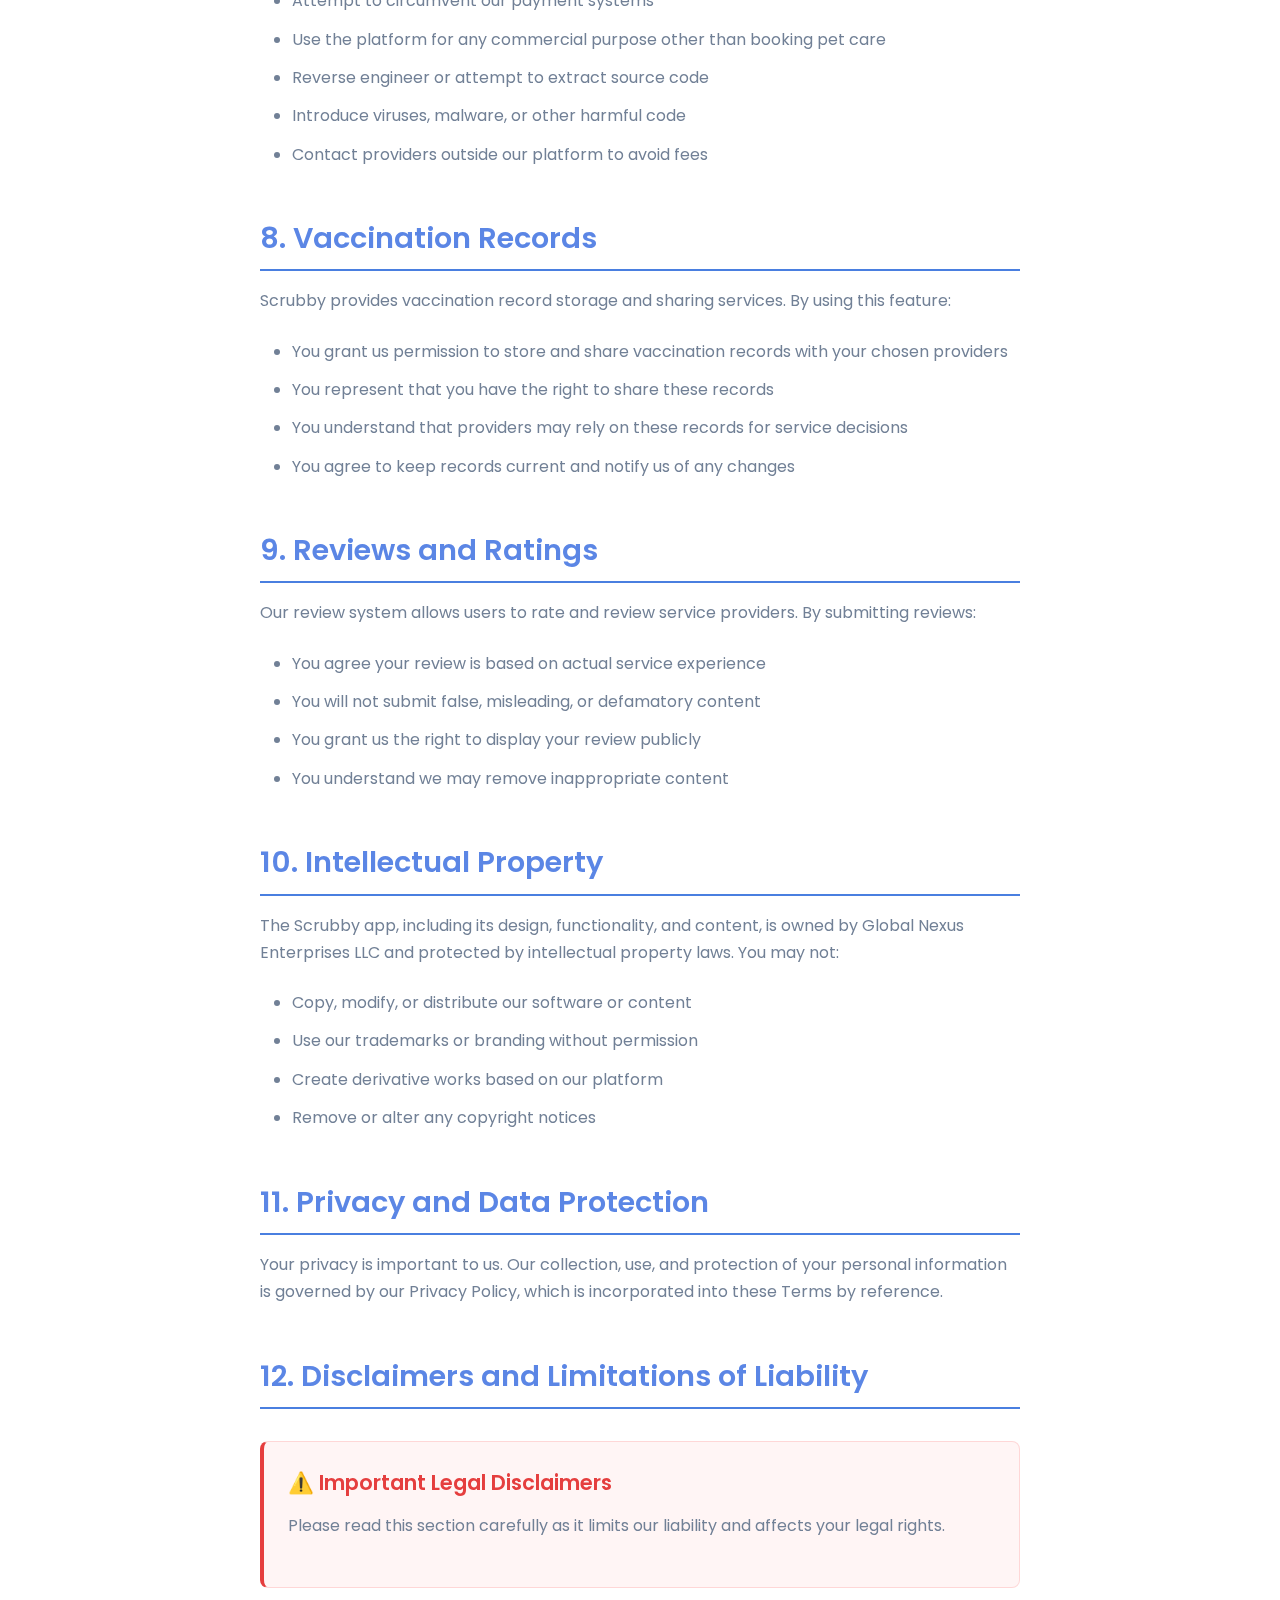
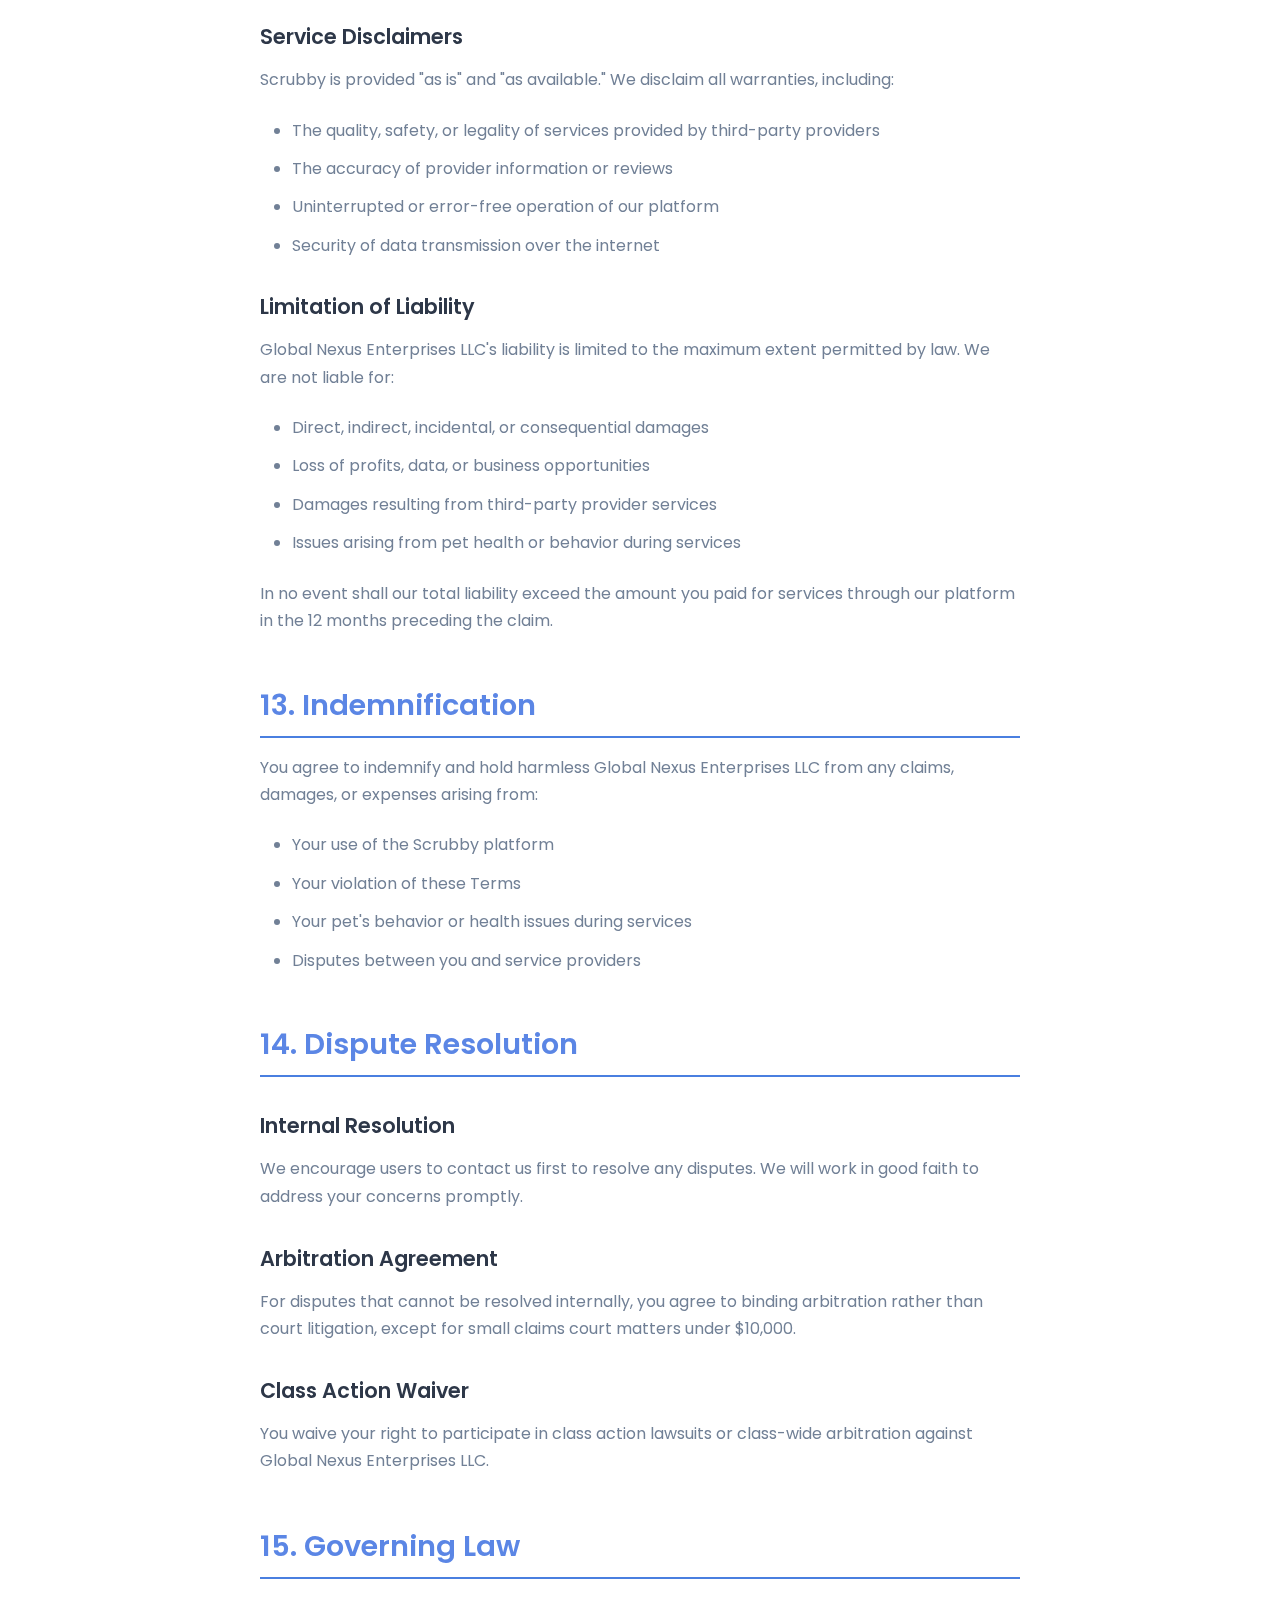
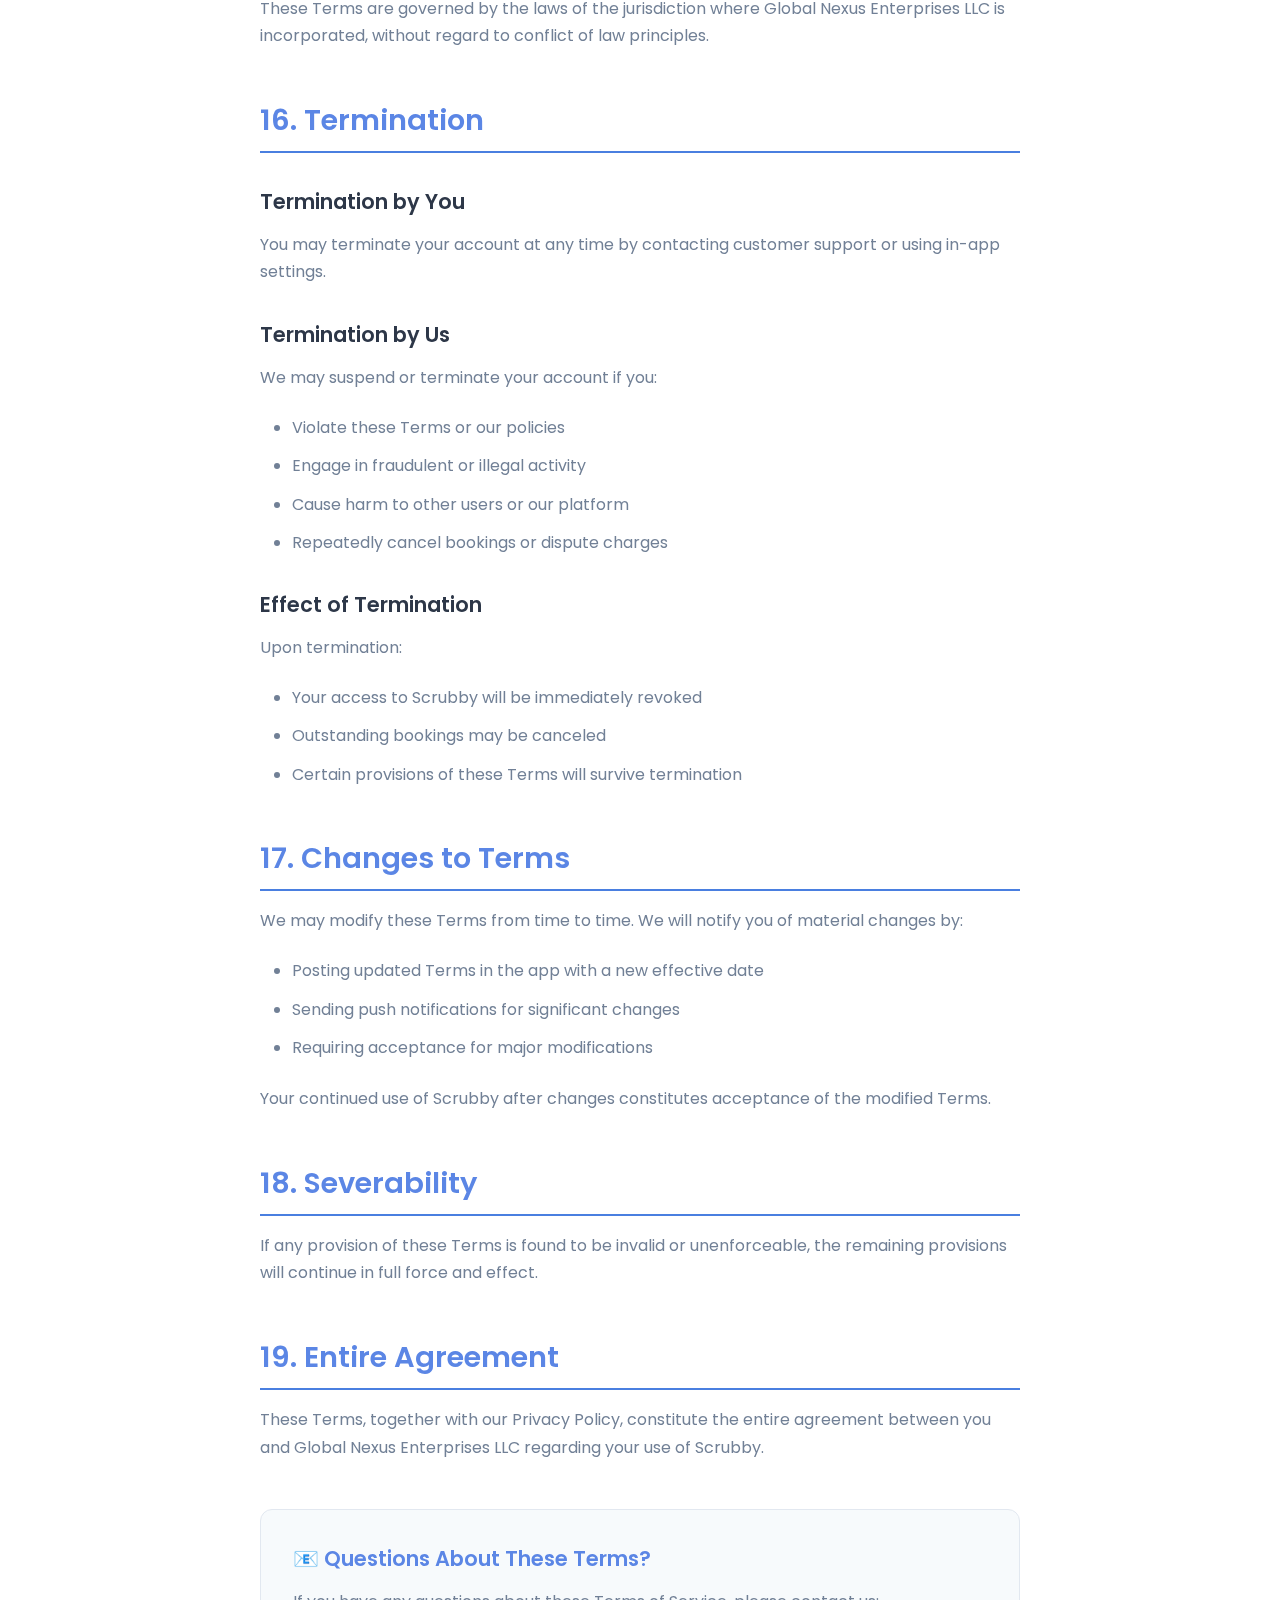
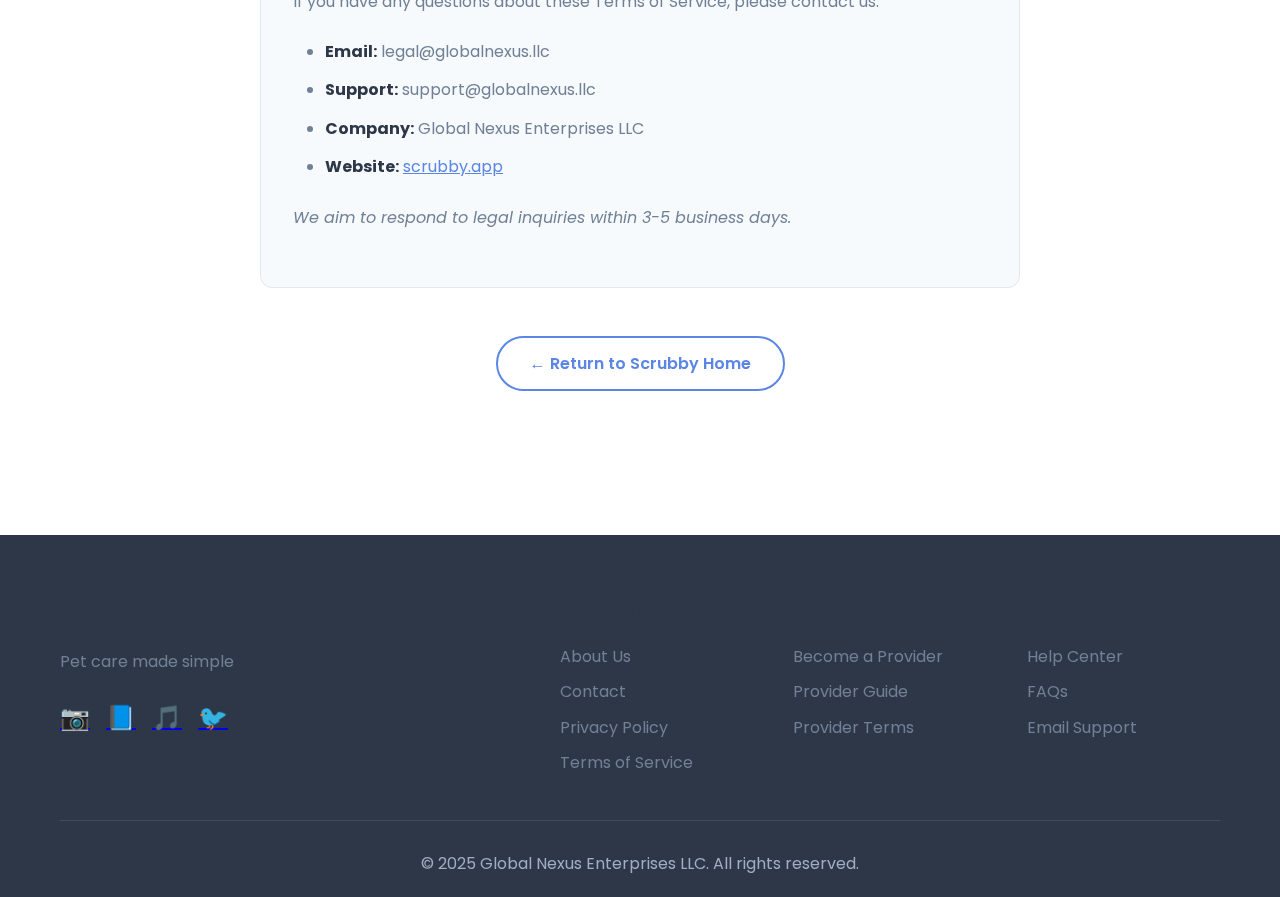
<file: terms/index.html>
<!DOCTYPE html>
<html lang="en">
<head>
    <meta charset="UTF-8">
    <meta name="viewport" content="width=device-width, initial-scale=1.0">
    <title>Terms of Service - Scrubby</title>
    <meta name="description" content="Scrubby's Terms of Service - Legal terms and conditions for using our pet care booking platform.">
    <meta property="og:title" content="Terms of Service - Scrubby">
    <meta property="og:description" content="Review the terms and conditions for using Scrubby's pet care services.">
    <meta property="og:url" content="https://scrubby.app/terms">
    <link rel="icon" type="image/png" href="/favicon.png">
    <link href="https://fonts.googleapis.com/css2?family=Poppins:wght@300;400;600;700&display=swap" rel="stylesheet">
    <link rel="stylesheet" href="../styles.css">
    <style>
        /* Additional styles for terms page */
        .terms-header {
            background: linear-gradient(135deg, var(--primary-color) 0%, var(--secondary-color) 100%);
            color: var(--white);
            padding: 8rem 0 4rem;
            text-align: center;
        }
        
        .terms-header h1 {
            font-size: 3rem;
            font-weight: 700;
            margin-bottom: 1rem;
        }
        
        .terms-header p {
            font-size: 1.2rem;
            opacity: 0.9;
            max-width: 600px;
            margin: 0 auto;
        }
        
        .terms-content {
            max-width: 800px;
            margin: 0 auto;
            padding: 4rem 20px;
        }
        
        .last-updated {
            background: var(--bg-light);
            padding: 1.5rem;
            border-radius: 12px;
            text-align: center;
            margin-bottom: 3rem;
            border-left: 4px solid var(--primary-color);
        }
        
        .terms-content h2 {
            color: var(--primary-color);
            font-size: 1.8rem;
            margin-top: 3rem;
            margin-bottom: 1rem;
            padding-bottom: 0.5rem;
            border-bottom: 2px solid var(--accent-color);
        }
        
        .terms-content h3 {
            color: var(--text-dark);
            font-size: 1.3rem;
            margin-top: 2rem;
            margin-bottom: 0.8rem;
        }
        
        .terms-content p {
            color: var(--text-light);
            margin-bottom: 1.5rem;
            line-height: 1.7;
        }
        
        .terms-content ul, .terms-content ol {
            margin-left: 2rem;
            margin-bottom: 1.5rem;
            color: var(--text-light);
        }
        
        .terms-content li {
            margin-bottom: 0.8rem;
            line-height: 1.6;
        }
        
        .terms-content strong {
            color: var(--text-dark);
        }
        
        .highlight-box {
            background: linear-gradient(135deg, var(--accent-color), #56E6D8);
            color: var(--white);
            padding: 2rem;
            border-radius: 12px;
            margin: 2rem 0;
        }
        
        .highlight-box h3 {
            color: var(--white);
            margin-top: 0;
        }
        
        .warning-box {
            background: #FFF5F5;
            border: 1px solid #FED7D7;
            border-left: 4px solid #E53E3E;
            padding: 1.5rem;
            border-radius: 8px;
            margin: 2rem 0;
        }
        
        .warning-box h3 {
            color: #E53E3E;
            margin-top: 0;
        }
        
        .contact-box {
            background: var(--bg-light);
            border: 1px solid #E2E8F0;
            border-radius: 12px;
            padding: 2rem;
            margin: 3rem 0;
        }
        
        .contact-box h3 {
            color: var(--primary-color);
            margin-top: 0;
        }
        
        .nav-back {
            background: var(--white);
            border: 2px solid var(--primary-color);
            color: var(--primary-color);
            padding: 0.8rem 2rem;
            border-radius: 50px;
            text-decoration: none;
            font-weight: 600;
            display: inline-block;
            margin-bottom: 2rem;
            transition: all 0.3s ease;
        }
        
        .nav-back:hover {
            background: var(--primary-color);
            color: var(--white);
            transform: translateY(-2px);
        }
        
        @media (max-width: 768px) {
            .terms-header {
                padding: 6rem 0 3rem;
            }
            
            .terms-header h1 {
                font-size: 2rem;
            }
            
            .terms-content {
                padding: 2rem 20px;
            }
            
            .terms-content h2 {
                font-size: 1.5rem;
            }
        }
    </style>
</head>
<body>
    <!-- Navigation -->
    <nav class="navbar">
        <div class="container">
            <div class="nav-content">
                <div class="logo">
                    <a href="/">
                        <img src="../images/scrubby_logo_full.png" alt="Scrubby" class="logo-img">
                    </a>
                </div>
                <div class="nav-links">
                    <a href="/#features">Features</a>
                    <a href="/#how-it-works">How It Works</a>
                    <a href="/#providers">For Providers</a>
                    <a href="/#download" class="btn-primary">Download App</a>
                </div>
                <div class="mobile-menu-btn">
                    <span></span>
                    <span></span>
                    <span></span>
                </div>
            </div>
        </div>
    </nav>

    <!-- Terms Header -->
    <section class="terms-header">
        <div class="container">
            <h1>Terms of Service</h1>
            <p>The legal terms and conditions for using Scrubby's pet care booking platform.</p>
        </div>
    </section>

    <!-- Terms Content -->
    <div class="terms-content">
        <a href="/" class="nav-back">← Back to Home</a>
        
        <div class="last-updated">
            <strong>Last Updated:</strong> January 2025 | <strong>Effective Date:</strong> January 2025
        </div>
        
        <div class="highlight-box">
            <h3>📋 Quick Summary</h3>
            <p>By using Scrubby, you agree to these terms. We're a platform connecting pet owners with service providers. You're responsible for your bookings, and providers are independent contractors. Questions? Contact us anytime.</p>
        </div>
        
        <p>
            Welcome to Scrubby! These Terms of Service ("Terms") govern your use of the Scrubby mobile application 
            and related services provided by Global Nexus Enterprises LLC ("we," "our," or "us"). By using Scrubby, 
            you agree to these Terms.
        </p>
        
        <h2>1. Acceptance of Terms</h2>
        
        <p>
            By downloading, accessing, or using the Scrubby app, you acknowledge that you have read, understood, 
            and agree to be bound by these Terms and our Privacy Policy. If you do not agree to these Terms, 
            please do not use our services.
        </p>
        
        <p>You must be at least 18 years old to use Scrubby. If you are under 18, you may only use our services 
        with the involvement and consent of a parent or guardian.</p>
        
        <h2>2. Description of Service</h2>
        
        <p>
            Scrubby is a technology platform that connects pet owners with independent pet care service providers, 
            including groomers, veterinarians, and other pet care professionals. We provide:
        </p>
        <ul>
            <li>A platform for discovering and booking pet care services</li>
            <li>Secure payment processing</li>
            <li>Vaccination record storage and sharing</li>
            <li>Communication tools between users and providers</li>
            <li>Rating and review systems</li>
        </ul>
        
        <div class="warning-box">
            <h3>⚠️ Important: We Are a Platform</h3>
            <p>Scrubby is a technology platform only. We do not provide pet care services directly. All services are provided by independent third-party providers who set their own prices, schedules, and service terms.</p>
        </div>
        
        <h2>3. User Accounts</h2>
        
        <h3>Account Creation</h3>
        <p>To use Scrubby, you must create an account by providing accurate and complete information. You are responsible for:</p>
        <ul>
            <li>Maintaining the confidentiality of your account credentials</li>
            <li>All activities that occur under your account</li>
            <li>Notifying us immediately of any unauthorized use</li>
            <li>Ensuring your account information remains current and accurate</li>
        </ul>
        
        <h3>Account Restrictions</h3>
        <p>You may not:</p>
        <ul>
            <li>Create multiple accounts for the same person or pet</li>
            <li>Share your account with others</li>
            <li>Use another person's account</li>
            <li>Create accounts using false or misleading information</li>
        </ul>
        
        <h2>4. Booking and Payment Terms</h2>
        
        <h3>Booking Services</h3>
        <ul>
            <li>All bookings are subject to provider availability and acceptance</li>
            <li>Prices are set by individual service providers</li>
            <li>Booking confirmations are sent when providers accept your request</li>
            <li>You may cancel bookings according to the provider's cancellation policy</li>
        </ul>
        
        <h3>Payment Processing</h3>
        <ul>
            <li>Payments are processed securely through Stripe</li>
            <li>You authorize us to charge your selected payment method</li>
            <li>Providers are paid directly after service completion</li>
            <li>Scrubby retains a 10% commission on completed bookings</li>
            <li>All prices include applicable taxes and fees</li>
        </ul>
        
        <h3>Cancellations and Refunds</h3>
        <ul>
            <li>Cancellation policies vary by provider and are displayed during booking</li>
            <li>Refunds are processed according to the provider's policy</li>
            <li>Emergency cancellations may be subject to different terms</li>
            <li>Scrubby service fees are generally non-refundable</li>
        </ul>
        
        <h2 id="provider-terms">5. Pet Care Provider Terms</h2>
        
        <h3>Independent Contractors</h3>
        <p>
            All pet care providers on Scrubby are independent contractors, not employees of Global Nexus Enterprises LLC. 
            Providers are responsible for:
        </p>
        <ul>
            <li>Maintaining appropriate licenses and certifications</li>
            <li>Providing quality services according to professional standards</li>
            <li>Maintaining their own insurance coverage</li>
            <li>Setting their own schedules and pricing</li>
            <li>Complying with local laws and regulations</li>
        </ul>
        
        <h3>Provider Verification</h3>
        <p>
            While we conduct background checks and verify licenses where applicable, we cannot guarantee 
            the quality of services or the accuracy of all provider information. Users should exercise 
            their own judgment when selecting providers.
        </p>
        
        <h2>6. User Responsibilities</h2>
        
        <h3>Pet Information</h3>
        <p>You are responsible for:</p>
        <ul>
            <li>Providing accurate information about your pet's health, behavior, and needs</li>
            <li>Ensuring vaccination records are current and accurate</li>
            <li>Disclosing any special conditions or behavioral issues</li>
            <li>Ensuring your pet is suitable for the requested services</li>
        </ul>
        
        <h3>Service Interactions</h3>
        <ul>
            <li>Be present for in-home services or provide clear access instructions</li>
            <li>Treat service providers with respect and professionalism</li>
            <li>Follow provider instructions regarding service preparation</li>
            <li>Provide a safe environment for service providers to work</li>
        </ul>
        
        <h2>7. Prohibited Uses</h2>
        
        <p>You may not use Scrubby to:</p>
        <ul>
            <li>Violate any laws or regulations</li>
            <li>Harass, threaten, or discriminate against other users</li>
            <li>Provide false or misleading information</li>
            <li>Attempt to circumvent our payment systems</li>
            <li>Use the platform for any commercial purpose other than booking pet care</li>
            <li>Reverse engineer or attempt to extract source code</li>
            <li>Introduce viruses, malware, or other harmful code</li>
            <li>Contact providers outside our platform to avoid fees</li>
        </ul>
        
        <h2>8. Vaccination Records</h2>
        
        <p>
            Scrubby provides vaccination record storage and sharing services. By using this feature:
        </p>
        <ul>
            <li>You grant us permission to store and share vaccination records with your chosen providers</li>
            <li>You represent that you have the right to share these records</li>
            <li>You understand that providers may rely on these records for service decisions</li>
            <li>You agree to keep records current and notify us of any changes</li>
        </ul>
        
        <h2>9. Reviews and Ratings</h2>
        
        <p>Our review system allows users to rate and review service providers. By submitting reviews:</p>
        <ul>
            <li>You agree your review is based on actual service experience</li>
            <li>You will not submit false, misleading, or defamatory content</li>
            <li>You grant us the right to display your review publicly</li>
            <li>You understand we may remove inappropriate content</li>
        </ul>
        
        <h2>10. Intellectual Property</h2>
        
        <p>
            The Scrubby app, including its design, functionality, and content, is owned by Global Nexus Enterprises LLC 
            and protected by intellectual property laws. You may not:
        </p>
        <ul>
            <li>Copy, modify, or distribute our software or content</li>
            <li>Use our trademarks or branding without permission</li>
            <li>Create derivative works based on our platform</li>
            <li>Remove or alter any copyright notices</li>
        </ul>
        
        <h2>11. Privacy and Data Protection</h2>
        
        <p>
            Your privacy is important to us. Our collection, use, and protection of your personal information 
            is governed by our Privacy Policy, which is incorporated into these Terms by reference.
        </p>
        
        <h2>12. Disclaimers and Limitations of Liability</h2>
        
        <div class="warning-box">
            <h3>⚠️ Important Legal Disclaimers</h3>
            <p>Please read this section carefully as it limits our liability and affects your legal rights.</p>
        </div>
        
        <h3>Service Disclaimers</h3>
        <p>Scrubby is provided "as is" and "as available." We disclaim all warranties, including:</p>
        <ul>
            <li>The quality, safety, or legality of services provided by third-party providers</li>
            <li>The accuracy of provider information or reviews</li>
            <li>Uninterrupted or error-free operation of our platform</li>
            <li>Security of data transmission over the internet</li>
        </ul>
        
        <h3>Limitation of Liability</h3>
        <p>
            Global Nexus Enterprises LLC's liability is limited to the maximum extent permitted by law. 
            We are not liable for:
        </p>
        <ul>
            <li>Direct, indirect, incidental, or consequential damages</li>
            <li>Loss of profits, data, or business opportunities</li>
            <li>Damages resulting from third-party provider services</li>
            <li>Issues arising from pet health or behavior during services</li>
        </ul>
        
        <p>
            In no event shall our total liability exceed the amount you paid for services through our platform 
            in the 12 months preceding the claim.
        </p>
        
        <h2>13. Indemnification</h2>
        
        <p>
            You agree to indemnify and hold harmless Global Nexus Enterprises LLC from any claims, damages, 
            or expenses arising from:
        </p>
        <ul>
            <li>Your use of the Scrubby platform</li>
            <li>Your violation of these Terms</li>
            <li>Your pet's behavior or health issues during services</li>
            <li>Disputes between you and service providers</li>
        </ul>
        
        <h2>14. Dispute Resolution</h2>
        
        <h3>Internal Resolution</h3>
        <p>
            We encourage users to contact us first to resolve any disputes. We will work in good faith 
            to address your concerns promptly.
        </p>
        
        <h3>Arbitration Agreement</h3>
        <p>
            For disputes that cannot be resolved internally, you agree to binding arbitration rather than 
            court litigation, except for small claims court matters under $10,000.
        </p>
        
        <h3>Class Action Waiver</h3>
        <p>
            You waive your right to participate in class action lawsuits or class-wide arbitration 
            against Global Nexus Enterprises LLC.
        </p>
        
        <h2>15. Governing Law</h2>
        
        <p>
            These Terms are governed by the laws of the jurisdiction where Global Nexus Enterprises LLC 
            is incorporated, without regard to conflict of law principles.
        </p>
        
        <h2>16. Termination</h2>
        
        <h3>Termination by You</h3>
        <p>You may terminate your account at any time by contacting customer support or using in-app settings.</p>
        
        <h3>Termination by Us</h3>
        <p>We may suspend or terminate your account if you:</p>
        <ul>
            <li>Violate these Terms or our policies</li>
            <li>Engage in fraudulent or illegal activity</li>
            <li>Cause harm to other users or our platform</li>
            <li>Repeatedly cancel bookings or dispute charges</li>
        </ul>
        
        <h3>Effect of Termination</h3>
        <p>Upon termination:</p>
        <ul>
            <li>Your access to Scrubby will be immediately revoked</li>
            <li>Outstanding bookings may be canceled</li>
            <li>Certain provisions of these Terms will survive termination</li>
        </ul>
        
        <h2>17. Changes to Terms</h2>
        
        <p>
            We may modify these Terms from time to time. We will notify you of material changes by:
        </p>
        <ul>
            <li>Posting updated Terms in the app with a new effective date</li>
            <li>Sending push notifications for significant changes</li>
            <li>Requiring acceptance for major modifications</li>
        </ul>
        
        <p>Your continued use of Scrubby after changes constitutes acceptance of the modified Terms.</p>
        
        <h2>18. Severability</h2>
        
        <p>
            If any provision of these Terms is found to be invalid or unenforceable, the remaining provisions 
            will continue in full force and effect.
        </p>
        
        <h2>19. Entire Agreement</h2>
        
        <p>
            These Terms, together with our Privacy Policy, constitute the entire agreement between you and 
            Global Nexus Enterprises LLC regarding your use of Scrubby.
        </p>
        
        <div class="contact-box" id="contact">
            <h3>📧 Questions About These Terms?</h3>
            <p>If you have any questions about these Terms of Service, please contact us:</p>
            <ul>
                <li><strong>Email:</strong> legal@globalnexus.llc</li>
                <li><strong>Support:</strong> support@globalnexus.llc</li>
                <li><strong>Company:</strong> Global Nexus Enterprises LLC</li>
                <li><strong>Website:</strong> <a href="https://scrubby.app" style="color: var(--primary-color);">scrubby.app</a></li>
            </ul>
            <p><em>We aim to respond to legal inquiries within 3-5 business days.</em></p>
        </div>
        
        <div style="text-align: center; margin: 3rem 0;">
            <a href="/" class="nav-back">← Return to Scrubby Home</a>
        </div>
    </div>

    <!-- Footer -->
    <footer class="footer">
        <div class="container">
            <div class="footer-content">
                <div class="footer-brand">
                    <h3 class="footer-logo">Scrubby</h3>
                    <p>Pet care made simple</p>
                    <div class="social-links">
                        <a href="https://instagram.com/scrubbyapp" aria-label="Instagram">📷</a>
                        <a href="https://facebook.com/scrubbyapp" aria-label="Facebook">📘</a>
                        <a href="https://tiktok.com/@scrubbyapp" aria-label="TikTok">🎵</a>
                        <a href="https://twitter.com/scrubbyapp" aria-label="Twitter">🐦</a>
                    </div>
                </div>
                <div class="footer-links">
                    <div class="footer-column">
                        <h4>Company</h4>
                        <a href="https://globalnexus.llc">About Us</a>
                        <a href="mailto:info@globalnexus.llc">Contact</a>
                        <a href="/privacy">Privacy Policy</a>
                        <a href="/terms">Terms of Service</a>
                    </div>
                    <div class="footer-column">
                        <h4>For Providers</h4>
                        <a href="mailto:info@globalnexus.llc?subject=Provider%20Application">Become a Provider</a>
                        <a href="/#providers">Provider Guide</a>
                        <a href="/terms/#provider-terms">Provider Terms</a>
                    </div>
                    <div class="footer-column">
                        <h4>Support</h4>
                        <a href="/privacy/#contact">Help Center</a>
                        <a href="/terms/#contact">FAQs</a>
                        <a href="mailto:support@globalnexus.llc">Email Support</a>
                    </div>
                </div>
            </div>
            <div class="footer-bottom">
                <p>&copy; 2025 Global Nexus Enterprises LLC. All rights reserved.</p>
            </div>
        </div>
    </footer>

    <script src="../script.js"></script>
</body>
</html>
</file>
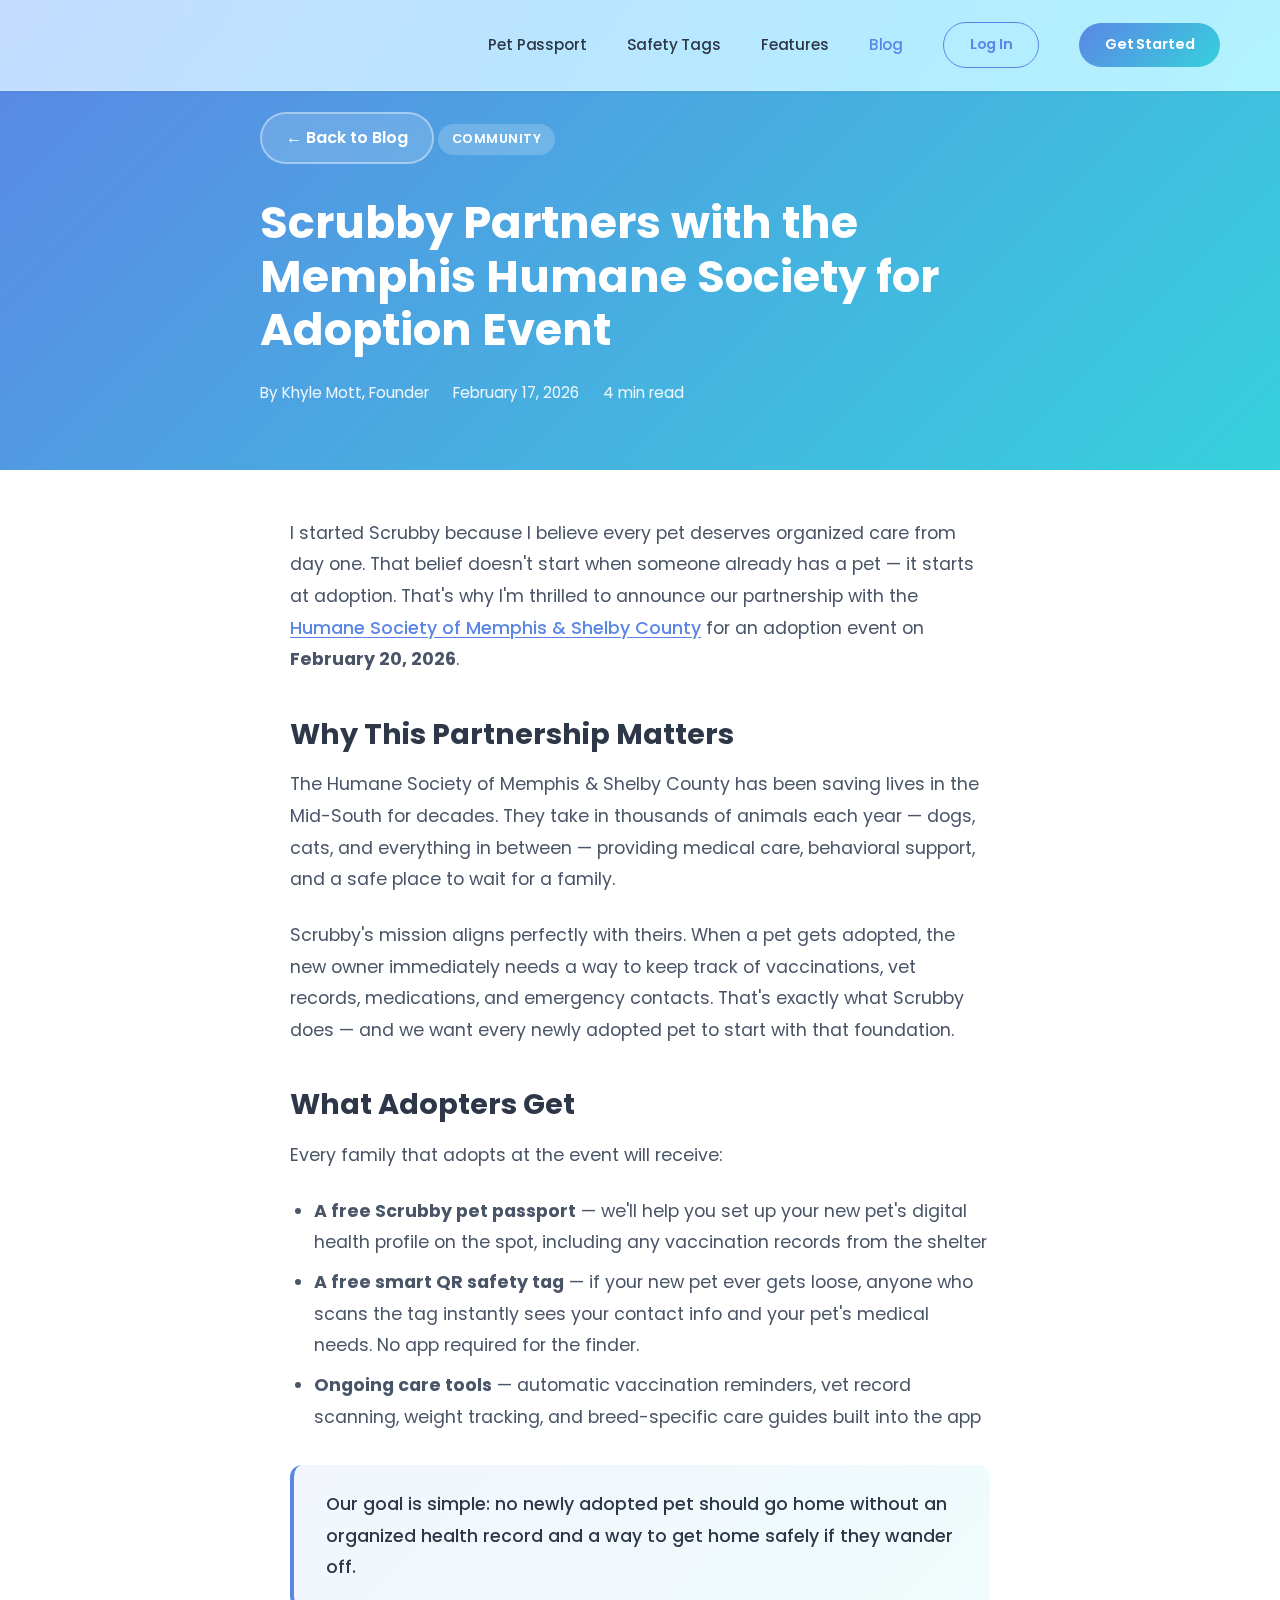
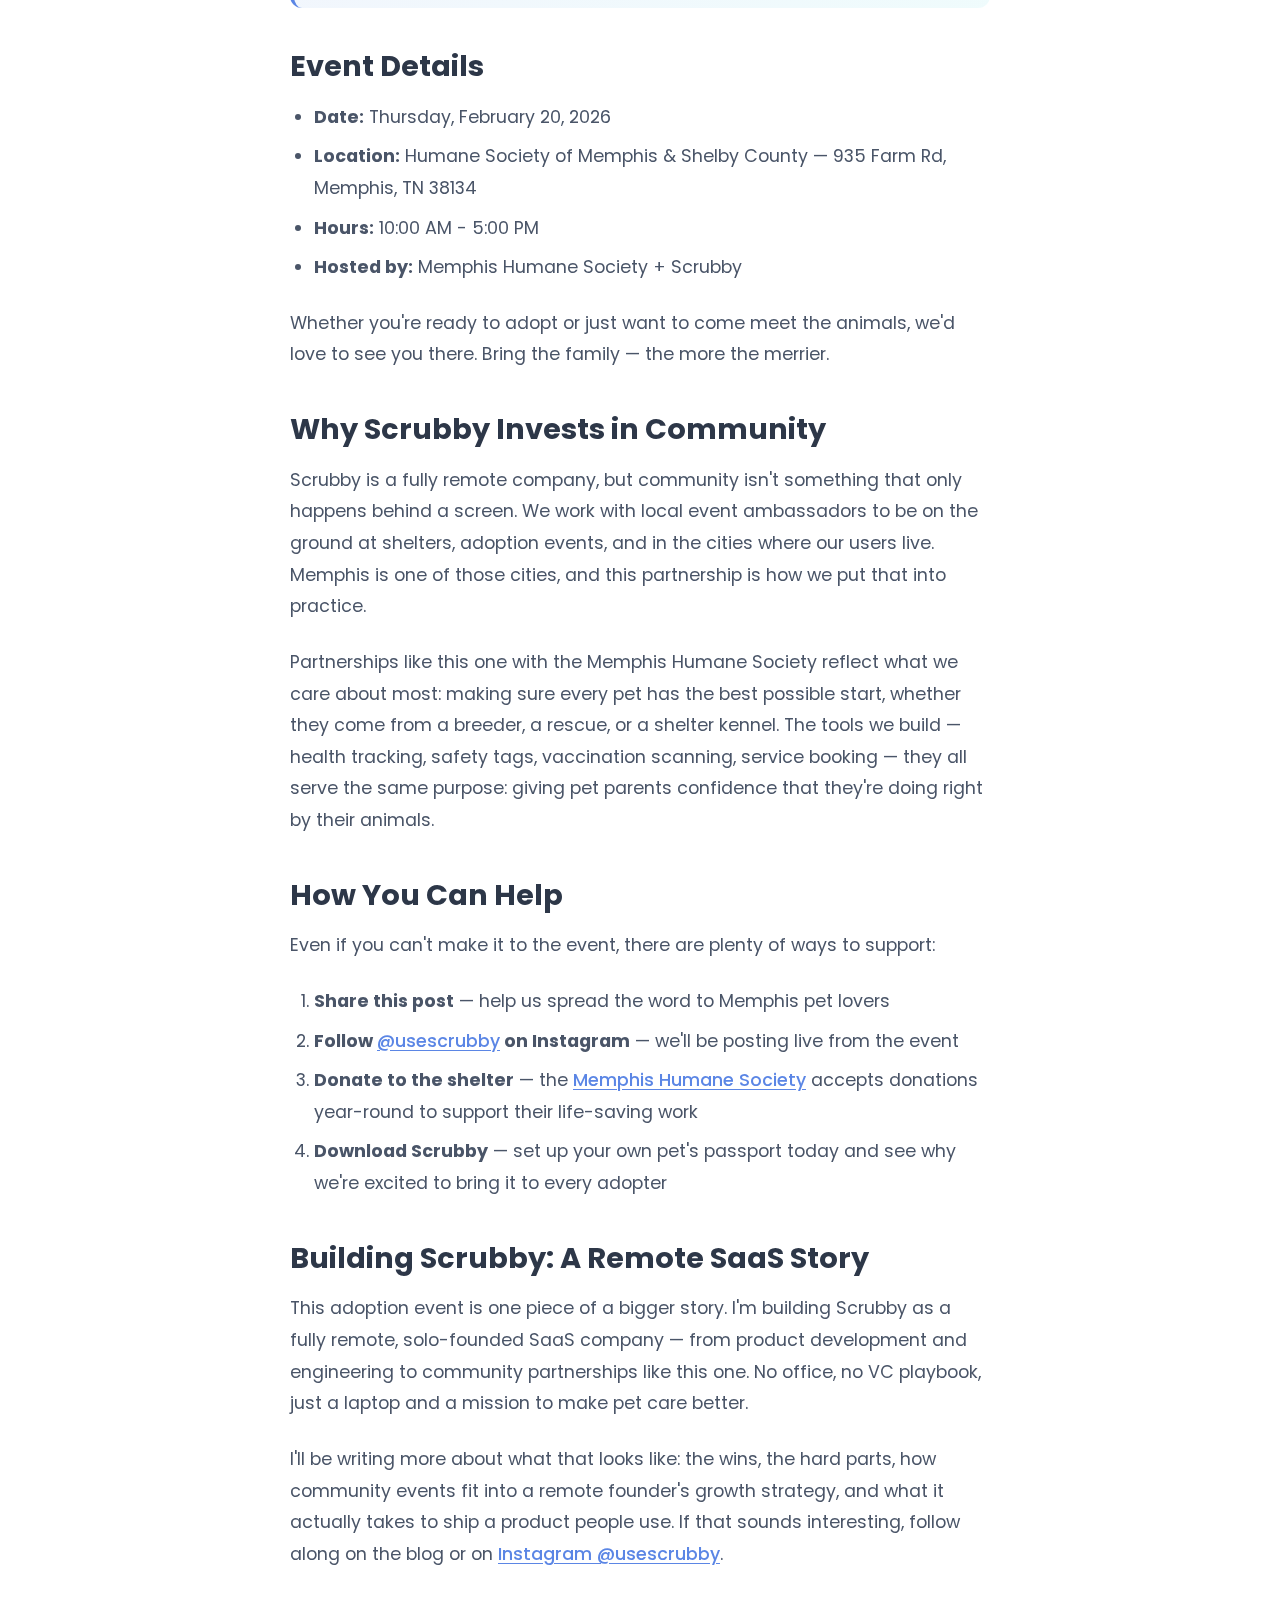
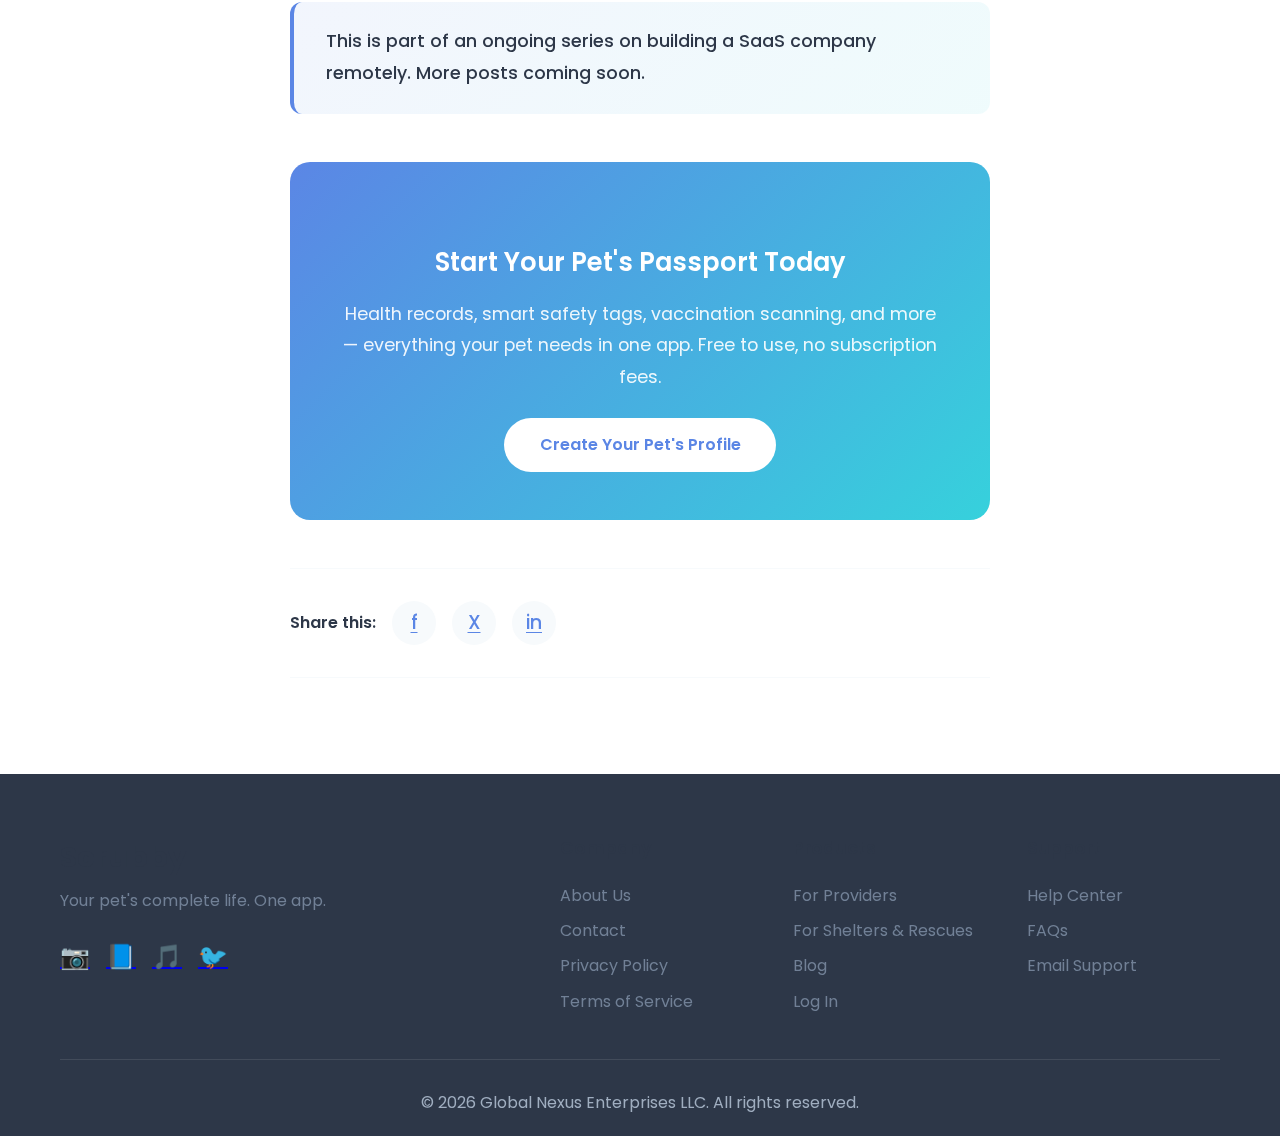
<file: blog/memphis-humane-society-partnership/index.html>
<!DOCTYPE html>
<html lang="en">
<head>
    <meta charset="UTF-8">
    <meta name="viewport" content="width=device-width, initial-scale=1.0">
    <title>Scrubby Partners with the Memphis Humane Society for Adoption Event | Scrubby Blog</title>
    <meta name="description" content="Scrubby is partnering with the Humane Society of Memphis & Shelby County for an adoption event on February 20, 2026. Every adopter gets a free Scrubby pet passport and smart QR tag.">
    <meta name="keywords" content="Memphis Humane Society, pet adoption Memphis, Scrubby app, pet adoption event, Memphis pet services, Humane Society of Memphis and Shelby County">
    <meta property="og:title" content="Scrubby Partners with the Memphis Humane Society for Adoption Event">
    <meta property="og:description" content="We're teaming up with the Humane Society of Memphis & Shelby County to help pets find forever homes. Every adopter gets a free Scrubby pet passport and smart QR tag.">
    <meta property="og:image" content="https://scrubby.app/images/scrubby_logo_full.png">
    <meta property="og:url" content="https://scrubby.app/blog/memphis-humane-society-partnership/">
    <meta property="og:type" content="article">
    <meta property="article:published_time" content="2026-02-17T12:00:00-06:00">
    <meta property="article:author" content="Scrubby Team">
    <meta property="article:section" content="Community">
    <meta property="article:tag" content="Memphis">
    <meta property="article:tag" content="Adoption">
    <meta property="article:tag" content="Community">
    <meta name="twitter:card" content="summary_large_image">
    <meta name="twitter:title" content="Scrubby Partners with the Memphis Humane Society for Adoption Event">
    <meta name="twitter:description" content="We're teaming up with the Humane Society of Memphis & Shelby County to help pets find forever homes.">
    <link rel="canonical" href="https://scrubby.app/blog/memphis-humane-society-partnership/">
    <link rel="icon" type="image/png" href="/favicon.png">
    <link href="https://fonts.googleapis.com/css2?family=Poppins:wght@300;400;600;700&display=swap" rel="stylesheet">
    <link rel="stylesheet" href="../../styles.css">

    <!-- Structured Data for Google -->
    <script type="application/ld+json">
    {
        "@context": "https://schema.org",
        "@type": "BlogPosting",
        "headline": "Scrubby Partners with the Memphis Humane Society for Adoption Event",
        "description": "Scrubby is partnering with the Humane Society of Memphis & Shelby County for an adoption event. Every adopter gets a free Scrubby pet passport and smart QR tag.",
        "image": "https://scrubby.app/images/scrubby_logo_full.png",
        "author": {
            "@type": "Person",
            "name": "Khyle Mott",
            "jobTitle": "Founder",
            "url": "https://scrubby.app"
        },
        "publisher": {
            "@type": "Organization",
            "name": "Scrubby",
            "logo": {
                "@type": "ImageObject",
                "url": "https://scrubby.app/images/scrubby_logo_full.png"
            }
        },
        "datePublished": "2026-02-17",
        "dateModified": "2026-02-17",
        "mainEntityOfPage": {
            "@type": "WebPage",
            "@id": "https://scrubby.app/blog/memphis-humane-society-partnership/"
        }
    }
    </script>

    <style>
        .article-hero {
            background: linear-gradient(135deg, var(--primary-color) 0%, var(--secondary-color) 100%);
            color: var(--white);
            padding: 7rem 0 4rem;
        }

        .article-hero .container {
            max-width: 800px;
        }

        .article-tag {
            display: inline-block;
            background: rgba(255, 255, 255, 0.2);
            color: var(--white);
            padding: 0.35rem 0.85rem;
            border-radius: var(--radius-full);
            font-size: 0.8rem;
            font-weight: 600;
            text-transform: uppercase;
            letter-spacing: 0.5px;
            margin-bottom: 1.5rem;
        }

        .article-hero h1 {
            font-size: 2.8rem;
            font-weight: 700;
            line-height: 1.2;
            margin-bottom: 1.5rem;
            color: var(--white);
        }

        .article-meta {
            display: flex;
            align-items: center;
            gap: 1.5rem;
            font-size: 0.95rem;
            opacity: 0.9;
        }

        .article-meta span {
            display: flex;
            align-items: center;
            gap: 0.4rem;
        }

        .article-content {
            max-width: 740px;
            margin: 0 auto;
            padding: 3rem 20px 4rem;
        }

        .article-content h2 {
            font-size: 1.8rem;
            font-weight: 700;
            color: var(--text-dark);
            margin: 2.5rem 0 1rem;
            line-height: 1.3;
        }

        .article-content h3 {
            font-size: 1.4rem;
            font-weight: 600;
            color: var(--text-dark);
            margin: 2rem 0 0.75rem;
        }

        .article-content p {
            font-size: 1.1rem;
            line-height: 1.8;
            color: var(--text-body);
            margin-bottom: 1.5rem;
        }

        .article-content ul, .article-content ol {
            margin: 1rem 0 1.5rem 1.5rem;
            font-size: 1.1rem;
            line-height: 1.8;
            color: var(--text-body);
        }

        .article-content li {
            margin-bottom: 0.5rem;
        }

        .article-content a {
            color: var(--primary-color);
            font-weight: 500;
            text-decoration: underline;
            text-underline-offset: 3px;
        }

        .article-content a:hover {
            opacity: 0.8;
        }

        .article-callout {
            background: linear-gradient(135deg, rgba(91, 134, 229, 0.08), rgba(54, 209, 220, 0.08));
            border-left: 4px solid var(--primary-color);
            border-radius: var(--radius-sm);
            padding: 1.5rem 2rem;
            margin: 2rem 0;
        }

        .article-callout p {
            margin-bottom: 0;
            font-weight: 500;
            color: var(--text-dark);
        }

        .article-cta {
            background: var(--gradient-premium);
            color: var(--white);
            border-radius: var(--radius-lg);
            padding: 3rem;
            text-align: center;
            margin: 3rem 0;
        }

        .article-cta h3 {
            color: var(--white);
            font-size: 1.6rem;
            margin-bottom: 1rem;
        }

        .article-cta p {
            color: rgba(255, 255, 255, 0.9);
            margin-bottom: 1.5rem;
        }

        .article-cta .btn-white {
            display: inline-block;
            background: var(--white);
            color: var(--primary-color);
            padding: 0.9rem 2.2rem;
            border-radius: var(--radius-full);
            font-weight: 600;
            text-decoration: none;
            transition: transform 0.3s ease, box-shadow 0.3s ease;
        }

        .article-cta .btn-white:hover {
            transform: translateY(-3px);
            box-shadow: 0 10px 30px rgba(0, 0, 0, 0.2);
        }

        .article-share {
            display: flex;
            align-items: center;
            gap: 1rem;
            padding: 2rem 0;
            border-top: 1px solid var(--bg-light);
            border-bottom: 1px solid var(--bg-light);
            margin: 2rem 0;
        }

        .article-share span {
            font-weight: 600;
            color: var(--text-dark);
        }

        .share-btn {
            display: inline-flex;
            align-items: center;
            justify-content: center;
            width: 44px;
            height: 44px;
            border-radius: 50%;
            background: var(--bg-light);
            color: var(--text-body);
            text-decoration: none;
            font-size: 1.2rem;
            transition: background 0.3s ease, transform 0.3s ease;
        }

        .share-btn:hover {
            background: var(--primary-color);
            color: var(--white);
            transform: scale(1.1);
        }

        .nav-back {
            display: inline-flex;
            align-items: center;
            gap: 0.5rem;
            background: rgba(255, 255, 255, 0.15);
            color: var(--white);
            border: 2px solid rgba(255, 255, 255, 0.4);
            padding: 0.7rem 1.5rem;
            border-radius: 999px;
            text-decoration: none;
            font-weight: 600;
            margin-bottom: 2rem;
            transition: all 0.3s ease;
        }

        .nav-back:hover {
            background: var(--white);
            color: var(--primary-color);
            border-color: var(--white);
        }

        @media (max-width: 768px) {
            .article-hero {
                padding-top: 6rem;
            }

            .article-hero h1 {
                font-size: 2rem;
            }

            .article-meta {
                flex-direction: column;
                align-items: flex-start;
                gap: 0.5rem;
            }

            .article-content {
                padding: 2rem 16px 3rem;
            }

            .article-content h2 {
                font-size: 1.5rem;
            }

            .article-cta {
                padding: 2rem 1.5rem;
            }
        }
    </style>
</head>
<body>
    <!-- Navigation -->
    <nav class="navbar">
        <div class="container">
            <div class="nav-content">
                <div class="logo">
                    <a href="/"><img src="/images/scrubby_logo_full.png" alt="Scrubby" class="logo-img" loading="eager" fetchpriority="high"></a>
                </div>
                <div class="nav-links">
                    <a href="/#passport">Pet Passport</a>
                    <a href="/#tags">Safety Tags</a>
                    <a href="/#features">Features</a>
                    <a href="/blog" style="color: var(--primary-color);">Blog</a>
                    <a href="https://web.scrubby.app" class="btn-outline">Log In</a>
                    <a href="/#waitlist" class="btn-primary">Get Started</a>
                </div>
                <div class="mobile-menu-btn" id="mobileMenuBtn">
                    <span></span>
                    <span></span>
                    <span></span>
                </div>
            </div>
        </div>
    </nav>

    <!-- Mobile Menu -->
    <div class="mobile-menu-overlay" id="mobileMenuOverlay"></div>
    <div class="mobile-menu" id="mobileMenu">
        <div class="mobile-menu-links">
            <a href="/#passport">Pet Passport</a>
            <a href="/#tags">Safety Tags</a>
            <a href="/#features">Features</a>
            <a href="/blog">Blog</a>
        </div>
        <div class="mobile-menu-buttons">
            <a href="https://web.scrubby.app" class="btn-outline">Log In</a>
            <a href="/#waitlist" class="btn-primary">Get Started</a>
        </div>
    </div>

    <main>
        <article>
            <header class="article-hero">
                <div class="container">
                    <a href="/blog" class="nav-back">&larr; Back to Blog</a>
                    <span class="article-tag">Community</span>
                    <h1>Scrubby Partners with the Memphis Humane Society for Adoption Event</h1>
                    <div class="article-meta">
                        <span>By Khyle Mott, Founder</span>
                        <span>February 17, 2026</span>
                        <span>4 min read</span>
                    </div>
                </div>
            </header>

            <div class="article-content">
                <p>I started Scrubby because I believe every pet deserves organized care from day one. That belief doesn't start when someone already has a pet — it starts at adoption. That's why I'm thrilled to announce our partnership with the <a href="https://memphishumane.org/" target="_blank" rel="noopener">Humane Society of Memphis & Shelby County</a> for an adoption event on <strong>February 20, 2026</strong>.</p>

                <h2>Why This Partnership Matters</h2>

                <p>The Humane Society of Memphis & Shelby County has been saving lives in the Mid-South for decades. They take in thousands of animals each year — dogs, cats, and everything in between — providing medical care, behavioral support, and a safe place to wait for a family.</p>

                <p>Scrubby's mission aligns perfectly with theirs. When a pet gets adopted, the new owner immediately needs a way to keep track of vaccinations, vet records, medications, and emergency contacts. That's exactly what Scrubby does — and we want every newly adopted pet to start with that foundation.</p>

                <h2>What Adopters Get</h2>

                <p>Every family that adopts at the event will receive:</p>

                <ul>
                    <li><strong>A free Scrubby pet passport</strong> — we'll help you set up your new pet's digital health profile on the spot, including any vaccination records from the shelter</li>
                    <li><strong>A free smart QR safety tag</strong> — if your new pet ever gets loose, anyone who scans the tag instantly sees your contact info and your pet's medical needs. No app required for the finder.</li>
                    <li><strong>Ongoing care tools</strong> — automatic vaccination reminders, vet record scanning, weight tracking, and breed-specific care guides built into the app</li>
                </ul>

                <div class="article-callout">
                    <p>Our goal is simple: no newly adopted pet should go home without an organized health record and a way to get home safely if they wander off.</p>
                </div>

                <h2>Event Details</h2>

                <!-- TODO: Update with final event details -->
                <ul>
                    <li><strong>Date:</strong> Thursday, February 20, 2026</li>
                    <li><strong>Location:</strong> Humane Society of Memphis & Shelby County — 935 Farm Rd, Memphis, TN 38134</li>
                    <li><strong>Hours:</strong> 10:00 AM - 5:00 PM</li>
                    <li><strong>Hosted by:</strong> Memphis Humane Society + Scrubby</li>
                </ul>

                <p>Whether you're ready to adopt or just want to come meet the animals, we'd love to see you there. Bring the family — the more the merrier.</p>

                <h2>Why Scrubby Invests in Community</h2>

                <p>Scrubby is a fully remote company, but community isn't something that only happens behind a screen. We work with local event ambassadors to be on the ground at shelters, adoption events, and in the cities where our users live. Memphis is one of those cities, and this partnership is how we put that into practice.</p>

                <p>Partnerships like this one with the Memphis Humane Society reflect what we care about most: making sure every pet has the best possible start, whether they come from a breeder, a rescue, or a shelter kennel. The tools we build — health tracking, safety tags, vaccination scanning, service booking — they all serve the same purpose: giving pet parents confidence that they're doing right by their animals.</p>

                <h2>How You Can Help</h2>

                <p>Even if you can't make it to the event, there are plenty of ways to support:</p>

                <ol>
                    <li><strong>Share this post</strong> — help us spread the word to Memphis pet lovers</li>
                    <li><strong>Follow <a href="https://instagram.com/usescrubby" target="_blank" rel="noopener">@usescrubby</a> on Instagram</strong> — we'll be posting live from the event</li>
                    <li><strong>Donate to the shelter</strong> — the <a href="https://memphishumane.org/" target="_blank" rel="noopener">Memphis Humane Society</a> accepts donations year-round to support their life-saving work</li>
                    <li><strong>Download Scrubby</strong> — set up your own pet's passport today and see why we're excited to bring it to every adopter</li>
                </ol>

                <h2>Building Scrubby: A Remote SaaS Story</h2>

                <p>This adoption event is one piece of a bigger story. I'm building Scrubby as a fully remote, solo-founded SaaS company — from product development and engineering to community partnerships like this one. No office, no VC playbook, just a laptop and a mission to make pet care better.</p>

                <p>I'll be writing more about what that looks like: the wins, the hard parts, how community events fit into a remote founder's growth strategy, and what it actually takes to ship a product people use. If that sounds interesting, follow along on the blog or on <a href="https://instagram.com/usescrubby" target="_blank" rel="noopener">Instagram @usescrubby</a>.</p>

                <div class="article-callout">
                    <p>This is part of an ongoing series on building a SaaS company remotely. More posts coming soon.</p>
                </div>

                <div class="article-cta">
                    <h3>Start Your Pet's Passport Today</h3>
                    <p>Health records, smart safety tags, vaccination scanning, and more — everything your pet needs in one app. Free to use, no subscription fees.</p>
                    <a href="https://web.scrubby.app" class="btn-white">Create Your Pet's Profile</a>
                </div>

                <div class="article-share">
                    <span>Share this:</span>
                    <a href="https://www.facebook.com/sharer/sharer.php?u=https://scrubby.app/blog/memphis-humane-society-partnership/" target="_blank" rel="noopener" class="share-btn" aria-label="Share on Facebook">f</a>
                    <a href="https://twitter.com/intent/tweet?url=https://scrubby.app/blog/memphis-humane-society-partnership/&text=Scrubby%20is%20partnering%20with%20the%20Memphis%20Humane%20Society%20for%20an%20adoption%20event!" target="_blank" rel="noopener" class="share-btn" aria-label="Share on Twitter">X</a>
                    <a href="https://www.linkedin.com/sharing/share-offsite/?url=https://scrubby.app/blog/memphis-humane-society-partnership/" target="_blank" rel="noopener" class="share-btn" aria-label="Share on LinkedIn">in</a>
                </div>
            </div>
        </article>
    </main>

    <footer class="footer">
        <div class="container">
            <div class="footer-content">
                <div class="footer-brand">
                    <h3 class="footer-logo">Scrubby</h3>
                    <p>Your pet's complete life. One app.</p>
                    <div class="social-links">
                        <a href="https://instagram.com/usescrubby" aria-label="Instagram">&#128247;</a>
                        <a href="https://facebook.com/usescrubby" aria-label="Facebook">&#128216;</a>
                        <a href="https://tiktok.com/@usescrubby" aria-label="TikTok">&#127925;</a>
                        <a href="https://twitter.com/usescrubby" aria-label="Twitter">&#128038;</a>
                    </div>
                </div>
                <div class="footer-links">
                    <div class="footer-column">
                        <h4>Company</h4>
                        <a href="https://globalnexus.llc">About Us</a>
                        <a href="mailto:support@scrubby.app">Contact</a>
                        <a href="/privacy">Privacy Policy</a>
                        <a href="/terms">Terms of Service</a>
                    </div>
                    <div class="footer-column">
                        <h4>Products</h4>
                        <a href="/apply.html">For Providers</a>
                        <a href="/shelter">For Shelters & Rescues</a>
                        <a href="/blog">Blog</a>
                        <a href="https://web.scrubby.app">Log In</a>
                    </div>
                    <div class="footer-column">
                        <h4>Support</h4>
                        <a href="/support">Help Center</a>
                        <a href="/support/faq">FAQs</a>
                        <a href="mailto:support@scrubby.app">Email Support</a>
                    </div>
                </div>
            </div>
            <div class="footer-bottom">
                <p>&copy; 2026 Global Nexus Enterprises LLC. All rights reserved.</p>
            </div>
        </div>
    </footer>

    <script src="../../script.js"></script>
</body>
</html>
</file>
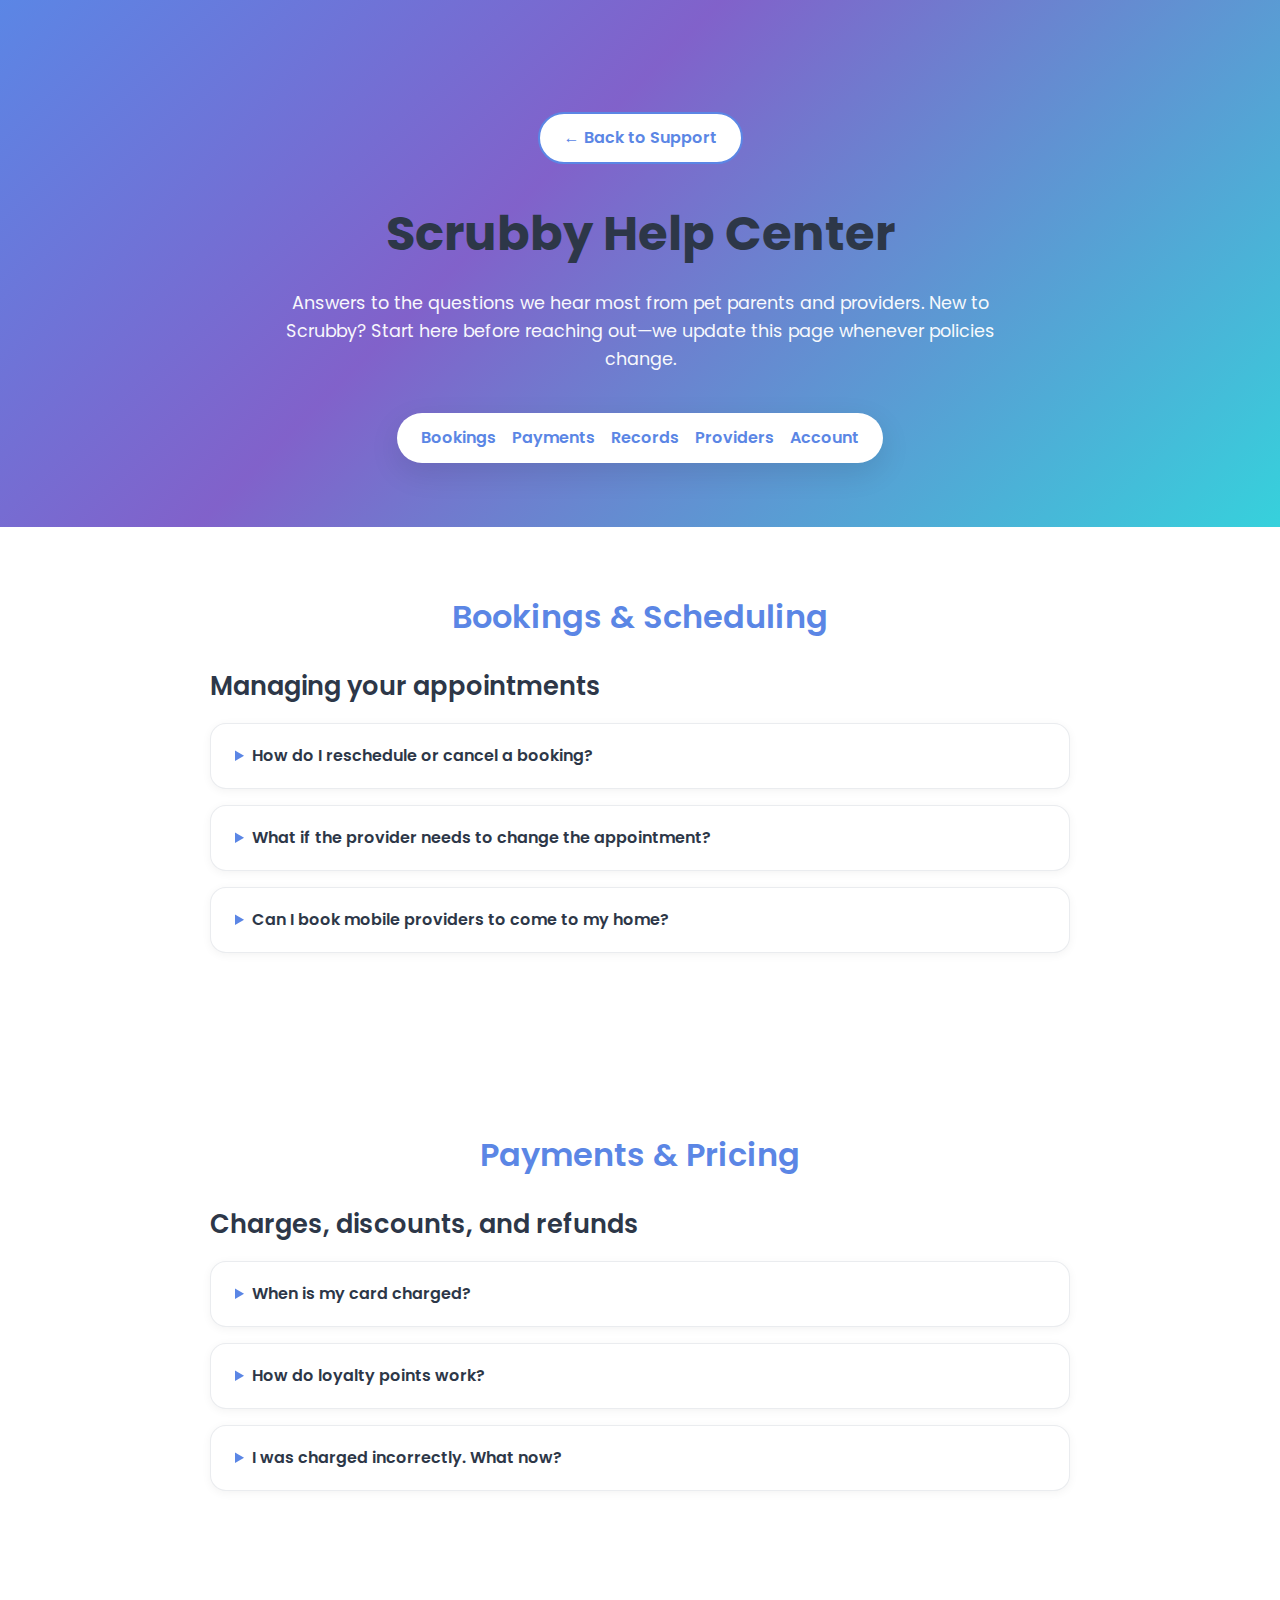
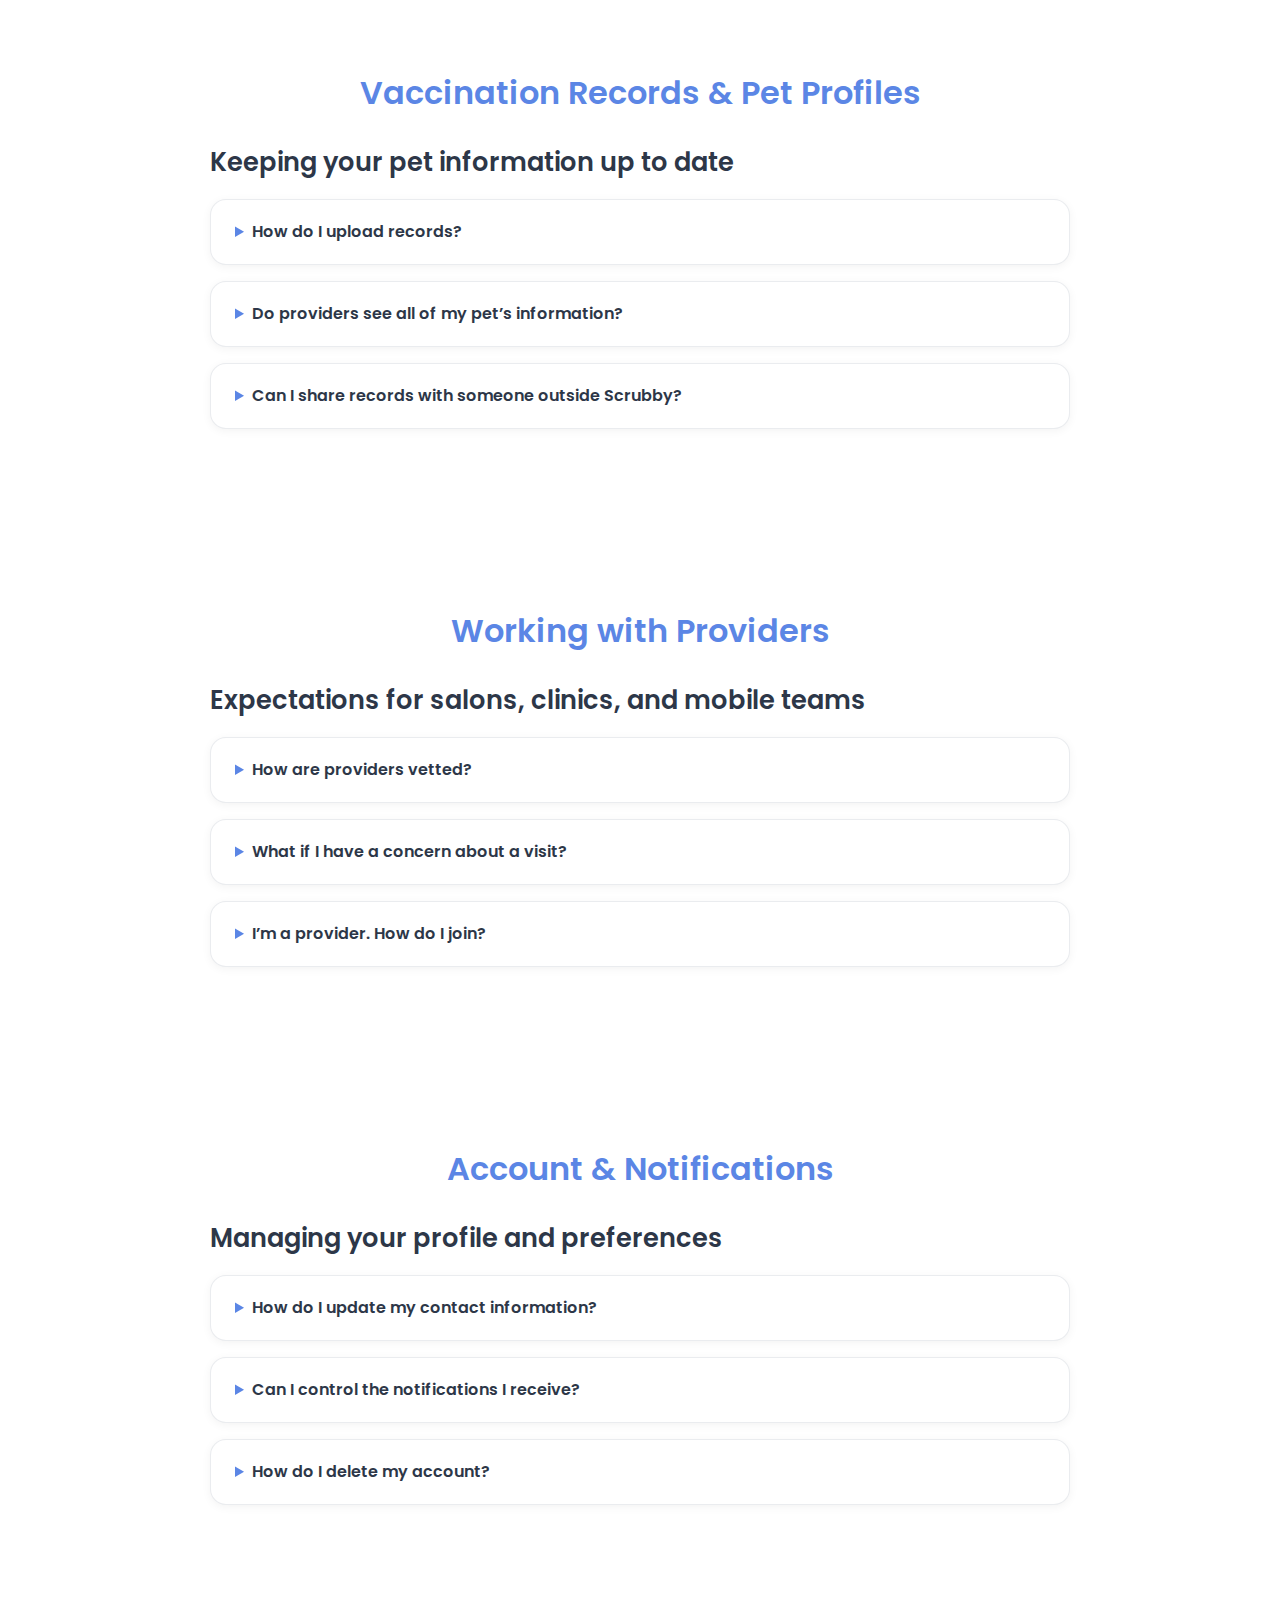
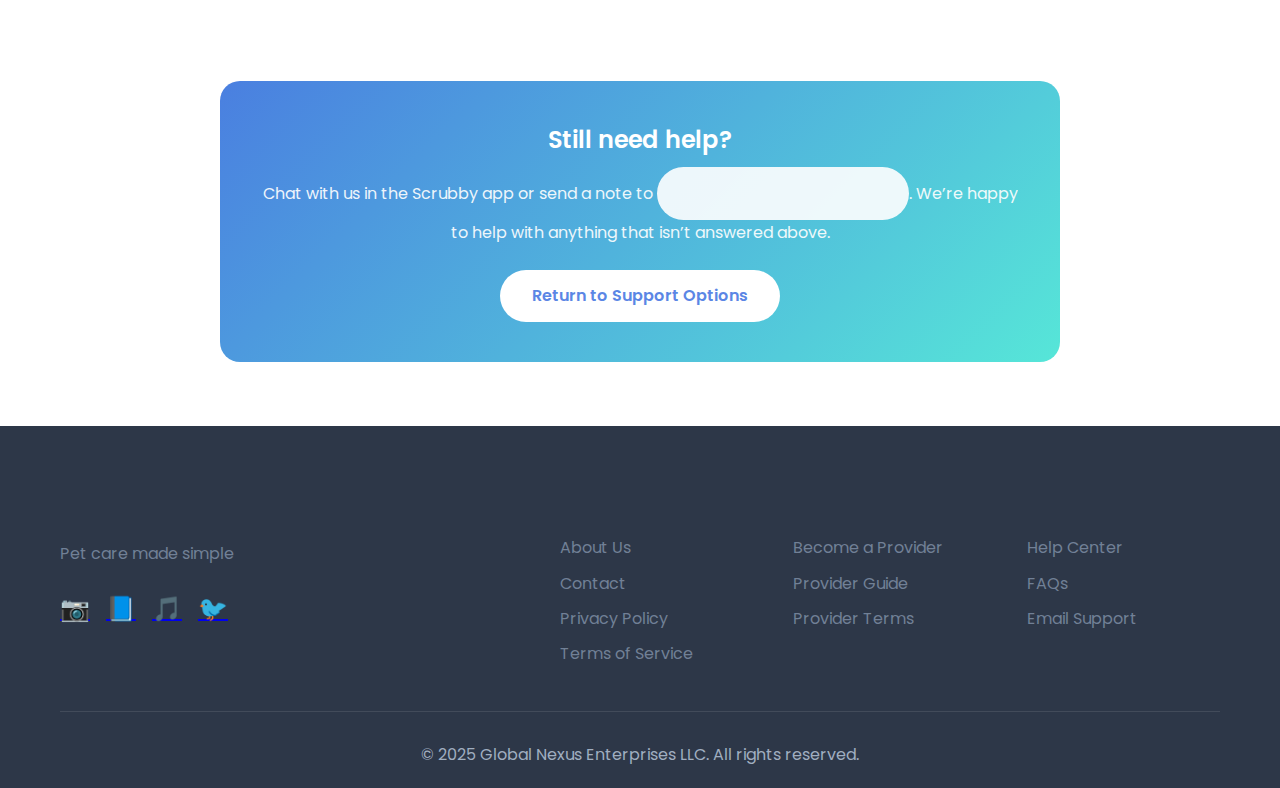
<file: support/faq/index.html>
<!DOCTYPE html>
<html lang="en">
<head>
    <meta charset="UTF-8">
    <meta name="viewport" content="width=device-width, initial-scale=1.0">
    <title>Scrubby FAQ - Help Center</title>
    <meta name="description" content="Find answers to common questions about Scrubby bookings, payments, provider requirements, and pet records.">
    <meta property="og:title" content="Scrubby Help Center">
    <meta property="og:description" content="Answers to the most common questions from pet parents and providers using Scrubby.">
    <meta property="og:url" content="https://scrubby.app/support/faq">
    <link rel="icon" type="image/png" href="/favicon.png">
    <link href="https://fonts.googleapis.com/css2?family=Poppins:wght@300;400;600;700&display=swap" rel="stylesheet">
    <link rel="stylesheet" href="../../styles.css">
    <style>
        .faq-hero {
            background: linear-gradient(135deg, var(--primary-color) 0%, rgba(107, 70, 193, 0.85) 40%, var(--secondary-color) 100%);
            color: var(--white);
            text-align: center;
            padding: 7rem 0 4rem;
        }

        .faq-hero h1 {
            font-size: 3rem;
            margin-bottom: 1rem;
            font-weight: 700;
        }

        .faq-hero p {
            max-width: 720px;
            margin: 0 auto;
            font-size: 1.1rem;
            opacity: 0.95;
        }

        .faq-links {
            background: var(--white);
            margin-top: 2.5rem;
            border-radius: 999px;
            display: inline-flex;
            gap: 1rem;
            padding: 0.75rem 1.5rem;
            box-shadow: var(--shadow);
            flex-wrap: wrap;
            justify-content: center;
        }

        .faq-links a {
            color: var(--primary-color);
            text-decoration: none;
            font-weight: 600;
        }

        .faq-section {
            padding: 4rem 0;
        }

        .faq-section h2 {
            font-size: 2rem;
            color: var(--primary-color);
            margin-bottom: 1.5rem;
            text-align: center;
        }

        .faq-group {
            max-width: 900px;
            margin: 0 auto 3rem;
        }

        .faq-group h3 {
            font-size: 1.6rem;
            margin-bottom: 1rem;
            color: var(--text-dark);
        }

        details {
            background: var(--white);
            border-radius: 16px;
            box-shadow: var(--shadow-sm);
            margin-bottom: 1rem;
            border: 1px solid rgba(113, 128, 150, 0.15);
            overflow: hidden;
        }

        summary {
            padding: 1.2rem 1.5rem;
            cursor: pointer;
            font-weight: 600;
            color: var(--text-dark);
            position: relative;
        }

        summary::marker {
            color: var(--primary-color);
        }

        details[open] summary {
            background: rgba(107, 70, 193, 0.08);
        }

        details p, details ul {
            padding: 0 1.5rem 1.5rem;
            color: var(--text-light);
            line-height: 1.7;
        }

        details ul {
            margin-left: 1.5rem;
        }

        .nav-back {
            display: inline-flex;
            align-items: center;
            gap: 0.5rem;
            background: var(--white);
            color: var(--primary-color);
            border: 2px solid var(--primary-color);
            padding: 0.7rem 1.5rem;
            border-radius: 999px;
            text-decoration: none;
            font-weight: 600;
            margin-bottom: 2rem;
            transition: all 0.3s ease;
        }

        .nav-back:hover {
            background: var(--primary-color);
            color: var(--white);
        }

        .faq-help-box {
            margin: 4rem auto;
            max-width: 840px;
            background: linear-gradient(135deg, var(--accent-color), #56E6D8);
            color: var(--white);
            border-radius: 20px;
            padding: 2.5rem;
            text-align: center;
        }

        .faq-help-box h2 {
            color: var(--white);
            margin-bottom: 0.5rem;
        }

        .faq-help-box p {
            opacity: 0.9;
            margin-bottom: 1.5rem;
        }

        .faq-help-box a {
            display: inline-block;
            background: var(--white);
            color: var(--primary-color);
            padding: 0.85rem 2rem;
            border-radius: 999px;
            font-weight: 600;
            text-decoration: none;
        }

        @media (max-width: 768px) {
            .faq-hero {
                padding-top: 6rem;
            }

            .faq-hero h1 {
                font-size: 2.4rem;
            }

            .faq-links {
                border-radius: 20px;
                padding: 1rem;
                justify-content: center;
            }
        }
    </style>
</head>
<body>
    <header class="faq-hero">
        <div class="container">
            <a href="/support" class="nav-back">← Back to Support</a>
            <h1>Scrubby Help Center</h1>
            <p>Answers to the questions we hear most from pet parents and providers. New to Scrubby? Start here before reaching out—we update this page whenever policies change.</p>
            <div class="faq-links">
                <a href="#bookings">Bookings</a>
                <a href="#payments">Payments</a>
                <a href="#records">Records</a>
                <a href="#providers">Providers</a>
                <a href="#account">Account</a>
            </div>
        </div>
    </header>

    <main>
        <section class="faq-section" id="bookings">
            <div class="container faq-group">
                <h2>Bookings &amp; Scheduling</h2>
                <h3>Managing your appointments</h3>
                <details>
                    <summary>How do I reschedule or cancel a booking?</summary>
                    <p>Open the Scrubby app and tap <strong>Bookings</strong>. Choose the appointment you need to change, then tap <strong>Reschedule</strong> or <strong>Cancel</strong>. Most providers allow changes up to 24 hours before start time. If the option is disabled, contact support and we’ll help.</p>
                </details>
                <details>
                    <summary>What if the provider needs to change the appointment?</summary>
                    <p>You’ll receive a notification with the proposed change. Approve the new time or decline and pick something else. If it no longer works, our team can pair you with another provider.</p>
                </details>
                <details>
                    <summary>Can I book mobile providers to come to my home?</summary>
                    <p>Yes! When you browse providers, select the <strong>Mobile</strong> filter. After you pick a time, we’ll confirm your address and arrival instructions. Make sure someone 18+ is present during the visit.</p>
                </details>
            </div>
        </section>

        <section class="faq-section" id="payments">
            <div class="container faq-group">
                <h2>Payments &amp; Pricing</h2>
                <h3>Charges, discounts, and refunds</h3>
                <details>
                    <summary>When is my card charged?</summary>
                    <p>We place a hold when you complete the booking. Your card is charged only after the appointment is finished. If a provider has a deposit policy, it will be shown before you confirm.</p>
                </details>
                <details>
                    <summary>How do loyalty points work?</summary>
                    <p>You earn 10 points for every dollar spent on completed bookings plus bonus points for leaving verified reviews. Points convert automatically to credits at checkout—just toggle <strong>Apply Rewards</strong> while paying.</p>
                </details>
                <details>
                    <summary>I was charged incorrectly. What now?</summary>
                    <p>Start a chat or email <a href="mailto:support@scrubby.app">support@scrubby.app</a> within 48 hours. Share the booking number and what looks wrong. We investigate with the provider and issue adjustments or refunds as needed.</p>
                </details>
            </div>
        </section>

        <section class="faq-section" id="records">
            <div class="container faq-group">
                <h2>Vaccination Records &amp; Pet Profiles</h2>
                <h3>Keeping your pet information up to date</h3>
                <details>
                    <summary>How do I upload records?</summary>
                    <p>In the app, go to <strong>Pets</strong>, pick your pet, then tap <strong>Vaccinations</strong>. Upload a photo or PDF and we’ll verify it within a few hours. Once approved, the record auto-shares with any provider you book.</p>
                </details>
                <details>
                    <summary>Do providers see all of my pet’s information?</summary>
                    <p>Providers only see what’s required for care: vaccination status, allergies, and appointment notes. They never see payment info or personal details like your home address unless you book a mobile visit.</p>
                </details>
                <details>
                    <summary>Can I share records with someone outside Scrubby?</summary>
                    <p>Yes. From the pet’s record screen, tap <strong>Share</strong> to email a secure link that expires in 72 hours. You can renew the link anytime.</p>
                </details>
            </div>
        </section>

        <section class="faq-section" id="providers">
            <div class="container faq-group">
                <h2>Working with Providers</h2>
                <h3>Expectations for salons, clinics, and mobile teams</h3>
                <details>
                    <summary>How are providers vetted?</summary>
                    <p>Every provider passes license verification, insurance checks, and a background review. We also confirm facilities meet health standards and monitor ratings continuously.</p>
                </details>
                <details>
                    <summary>What if I have a concern about a visit?</summary>
                    <p>Start a chat or email us within 48 hours. We gather details from both sides and work toward a solution—refunds, re-bookings, or coaching the provider when needed.</p>
                </details>
                <details>
                    <summary>I’m a provider. How do I join?</summary>
                    <p>Email <a href="mailto:providers@scrubby.app">providers@scrubby.app</a> with your business details. We’ll schedule a quick onboarding call, verify credentials, and help you publish availability.</p>
                </details>
            </div>
        </section>

        <section class="faq-section" id="account">
            <div class="container faq-group">
                <h2>Account &amp; Notifications</h2>
                <h3>Managing your profile and preferences</h3>
                <details>
                    <summary>How do I update my contact information?</summary>
                    <p>Tap <strong>Profile &gt; Personal Information</strong> to update your email, phone number, or address. Changes take effect immediately and sync with future bookings.</p>
                </details>
                <details>
                    <summary>Can I control the notifications I receive?</summary>
                    <p>Yes. In the app go to <strong>Profile &gt; Notification Preferences</strong>. You can mute marketing updates while keeping critical booking reminders turned on.</p>
                </details>
                <details>
                    <summary>How do I delete my account?</summary>
                    <p>We’re sorry to see you go! Open chat or email <a href="mailto:support@scrubby.app">support@scrubby.app</a> with the subject “Delete Account.” We’ll confirm and remove your data within 30 days, following our privacy policy.</p>
                </details>
            </div>
        </section>

        <section class="faq-help-box">
            <h2>Still need help?</h2>
            <p>Chat with us in the Scrubby app or send a note to <a href="mailto:support@scrubby.app" style="color: inherit; text-decoration: underline;">support@scrubby.app</a>. We’re happy to help with anything that isn’t answered above.</p>
            <a href="/support">Return to Support Options</a>
        </section>
    </main>

    <footer class="footer">
        <div class="container">
            <div class="footer-content">
                <div class="footer-brand">
                    <h3 class="footer-logo">Scrubby</h3>
                    <p>Pet care made simple</p>
                    <div class="social-links">
                        <a href="https://instagram.com/scrubbyapp" aria-label="Instagram">📷</a>
                        <a href="https://facebook.com/scrubbyapp" aria-label="Facebook">📘</a>
                        <a href="https://tiktok.com/@scrubbyapp" aria-label="TikTok">🎵</a>
                        <a href="https://twitter.com/scrubbyapp" aria-label="Twitter">🐦</a>
                    </div>
                </div>
                <div class="footer-links">
                    <div class="footer-column">
                        <h4>Company</h4>
                        <a href="https://globalnexus.llc">About Us</a>
                        <a href="mailto:info@globalnexus.llc">Contact</a>
                        <a href="/privacy">Privacy Policy</a>
                        <a href="/terms">Terms of Service</a>
                    </div>
                    <div class="footer-column">
                        <h4>For Providers</h4>
                        <a href="mailto:info@globalnexus.llc?subject=Provider%20Application">Become a Provider</a>
                        <a href="/#providers">Provider Guide</a>
                        <a href="/terms/#provider-terms">Provider Terms</a>
                    </div>
                    <div class="footer-column">
                        <h4>Support</h4>
                        <a href="/support">Help Center</a>
                        <a href="/support/faq">FAQs</a>
                        <a href="mailto:support@scrubby.app">Email Support</a>
                    </div>
                </div>
            </div>
            <div class="footer-bottom">
                <p>&copy; 2025 Global Nexus Enterprises LLC. All rights reserved.</p>
            </div>
        </div>
    </footer>

    <script src="../../script.js"></script>
</body>
</html>
</file>
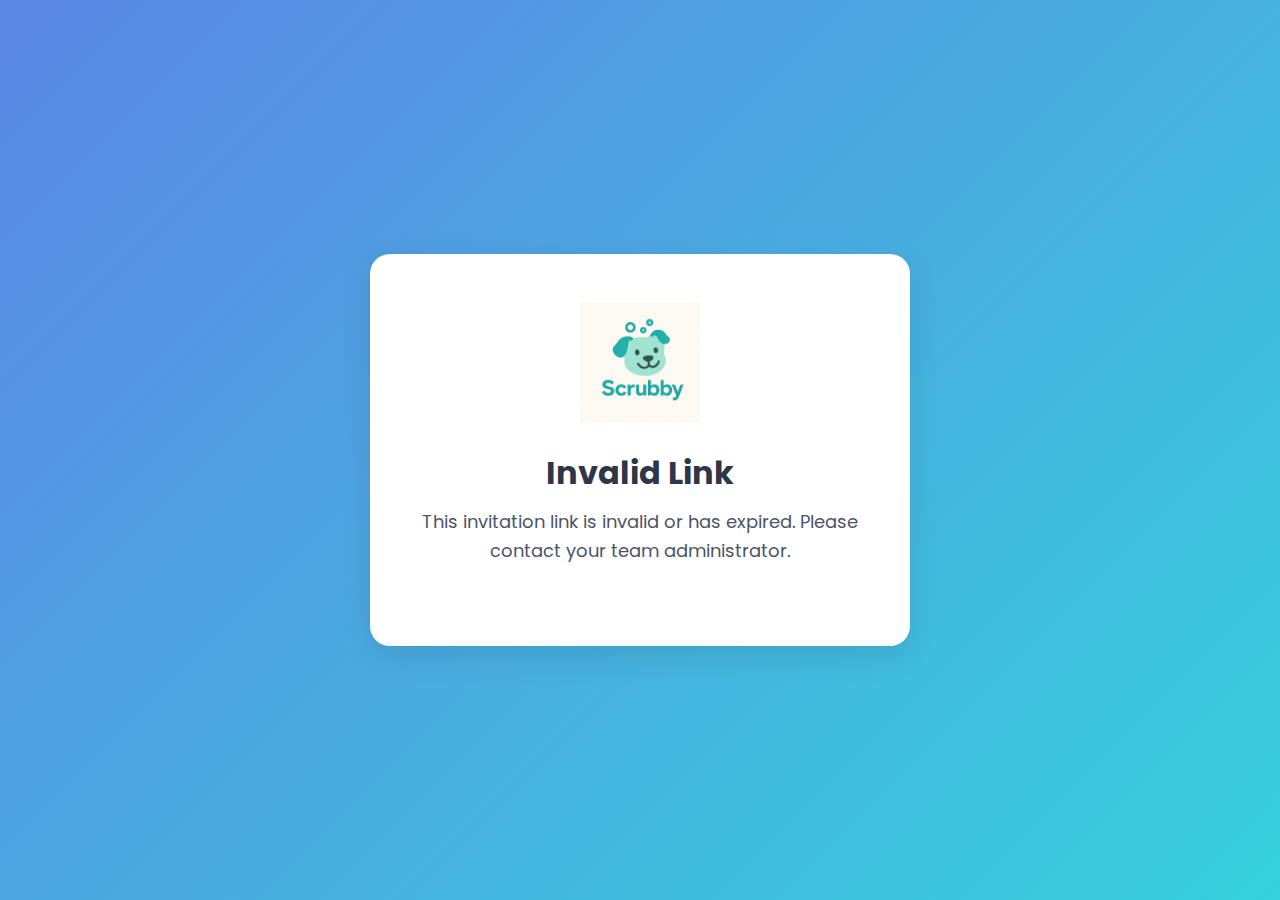
<file: accept-invite.html>
<!DOCTYPE html>
<html lang="en">
<head>
    <meta charset="UTF-8">
    <meta name="viewport" content="width=device-width, initial-scale=1.0">
    <title>Opening Scrubby - Staff Invitation</title>
    <meta name="description" content="Accept your staff invitation to join your team on Scrubby">
    <link rel="icon" type="image/png" href="/favicon.png">
    <link href="https://fonts.googleapis.com/css2?family=Poppins:wght@300;400;600;700&display=swap" rel="stylesheet">
    <style>
        :root {
            --primary-color: #5B86E5;
            --secondary-color: #36D1DC;
            --gradient-premium: linear-gradient(135deg, #5B86E5, #36D1DC);
            --text-dark: #2D3748;
            --text-body: #4A5568;
            --text-light: #718096;
            --bg-light: #F7FAFC;
            --white: #FFFFFF;
            --shadow: 0 10px 30px rgba(0,0,0,0.1);
            --radius-lg: 20px;
            --radius-full: 50px;
        }

        * {
            margin: 0;
            padding: 0;
            box-sizing: border-box;
        }

        body {
            font-family: 'Poppins', sans-serif;
            background: var(--gradient-premium);
            min-height: 100vh;
            display: flex;
            align-items: center;
            justify-content: center;
            padding: 20px;
            color: var(--text-body);
        }

        .container {
            background: var(--white);
            border-radius: var(--radius-lg);
            padding: 48px 40px;
            max-width: 540px;
            width: 100%;
            text-align: center;
            box-shadow: var(--shadow);
        }

        .logo-container {
            margin-bottom: 32px;
        }

        .logo {
            width: 120px;
            height: 120px;
            margin: 0 auto;
            display: block;
        }

        h1 {
            font-size: 32px;
            color: var(--text-dark);
            margin-bottom: 16px;
            font-weight: 700;
            line-height: 1.2;
        }

        p {
            font-size: 18px;
            color: var(--text-body);
            line-height: 1.6;
            margin-bottom: 32px;
        }

        .spinner {
            width: 48px;
            height: 48px;
            margin: 0 auto 32px;
            border: 4px solid var(--bg-light);
            border-top: 4px solid var(--primary-color);
            border-radius: 50%;
            animation: spin 1s linear infinite;
        }

        @keyframes spin {
            0% { transform: rotate(0deg); }
            100% { transform: rotate(360deg); }
        }

        .btn {
            display: inline-block;
            background: var(--gradient-premium);
            color: var(--white);
            padding: 16px 40px;
            border-radius: var(--radius-full);
            text-decoration: none;
            font-weight: 600;
            font-size: 18px;
            transition: transform 0.2s, box-shadow 0.2s;
            box-shadow: 0 4px 14px rgba(91, 134, 229, 0.4);
            border: none;
            cursor: pointer;
        }

        .btn:hover {
            transform: translateY(-2px);
            box-shadow: 0 6px 20px rgba(91, 134, 229, 0.5);
        }

        .btn:active {
            transform: translateY(0);
        }

        .btn-secondary {
            display: inline-block;
            background: transparent;
            color: var(--primary-color);
            padding: 14px 32px;
            text-decoration: none;
            font-weight: 600;
            font-size: 16px;
            margin-top: 16px;
            border: 2px solid var(--primary-color);
            border-radius: var(--radius-full);
            transition: background 0.2s, color 0.2s;
        }

        .btn-secondary:hover {
            background: var(--bg-light);
        }

        .hidden {
            display: none;
        }

        .info-box {
            background: var(--bg-light);
            border-left: 4px solid var(--primary-color);
            padding: 20px;
            margin-top: 32px;
            text-align: left;
            border-radius: 12px;
        }

        .info-box p {
            margin: 0 0 12px 0;
            font-size: 16px;
            color: var(--text-dark);
        }

        .info-box p:last-child {
            margin-bottom: 0;
        }

        .info-box strong {
            display: block;
            margin-bottom: 8px;
            font-size: 18px;
        }

        .info-box ol {
            margin: 12px 0 0 20px;
            padding: 0;
        }

        .info-box li {
            margin-bottom: 8px;
            line-height: 1.5;
        }

        @media (max-width: 600px) {
            .container {
                padding: 32px 24px;
            }

            h1 {
                font-size: 28px;
            }

            p {
                font-size: 16px;
            }

            .btn {
                font-size: 16px;
                padding: 14px 32px;
            }

            .logo {
                width: 100px;
                height: 100px;
            }
        }
    </style>
</head>
<body>
    <div class="container">
        <div class="logo-container">
            <img src="images/scrubby_logo_full.png" alt="Scrubby" class="logo">
        </div>

        <div id="loading-state">
            <div class="spinner"></div>
            <h1>Opening Scrubby...</h1>
            <p>If the app doesn't open automatically, tap the button below.</p>
            <a href="#" id="openAppBtn" class="btn">Open Scrubby App</a>
        </div>

        <div id="install-state" class="hidden">
            <h1>Install Scrubby</h1>
            <p>You need to install the Scrubby app to accept this invitation.</p>
            <a href="https://testflight.apple.com/join/aQv2Ud64" class="btn">Install from TestFlight</a>

            <div class="info-box">
                <strong>After installing:</strong>
                <ol>
                    <li>Open the Scrubby app from TestFlight</li>
                    <li>Return to your invitation email</li>
                    <li>Click the invitation link again</li>
                </ol>
            </div>

            <a href="#" id="retryAppBtn" class="btn-secondary">I already have the app</a>
        </div>
    </div>

    <script>
        // Get the token from URL
        const urlParams = new URLSearchParams(window.location.search);
        const token = urlParams.get('token');

        if (!token) {
            document.getElementById('loading-state').innerHTML =
                '<h1>Invalid Link</h1><p>This invitation link is invalid or has expired. Please contact your team administrator.</p>';
        } else {
            // Deep link URL for users who have the app installed
            const deepLink = `scrubby://accept-invite?token=${token}`;

            // Update button hrefs
            document.getElementById('openAppBtn').href = deepLink;
            document.getElementById('retryAppBtn').href = deepLink;

            // Attempt to open the app immediately
            window.location.href = deepLink;

            // If user is still here after 2.5 seconds, they probably don't have the app
            const timeout = setTimeout(function() {
                document.getElementById('loading-state').classList.add('hidden');
                document.getElementById('install-state').classList.remove('hidden');
            }, 2500);

            // Handle visibility change - if user comes back, assume app didn't open
            document.addEventListener('visibilitychange', function() {
                if (!document.hidden) {
                    setTimeout(function() {
                        clearTimeout(timeout);
                        document.getElementById('loading-state').classList.add('hidden');
                        document.getElementById('install-state').classList.remove('hidden');
                    }, 500);
                }
            });

            // Handle page blur (app opened)
            let blurred = false;
            window.addEventListener('blur', function() {
                blurred = true;
                clearTimeout(timeout);
            });

            // If they return after blur, show install screen
            window.addEventListener('focus', function() {
                if (blurred) {
                    setTimeout(function() {
                        document.getElementById('loading-state').classList.add('hidden');
                        document.getElementById('install-state').classList.remove('hidden');
                    }, 300);
                }
            });
        }
    </script>
</body>
</html>
</file>
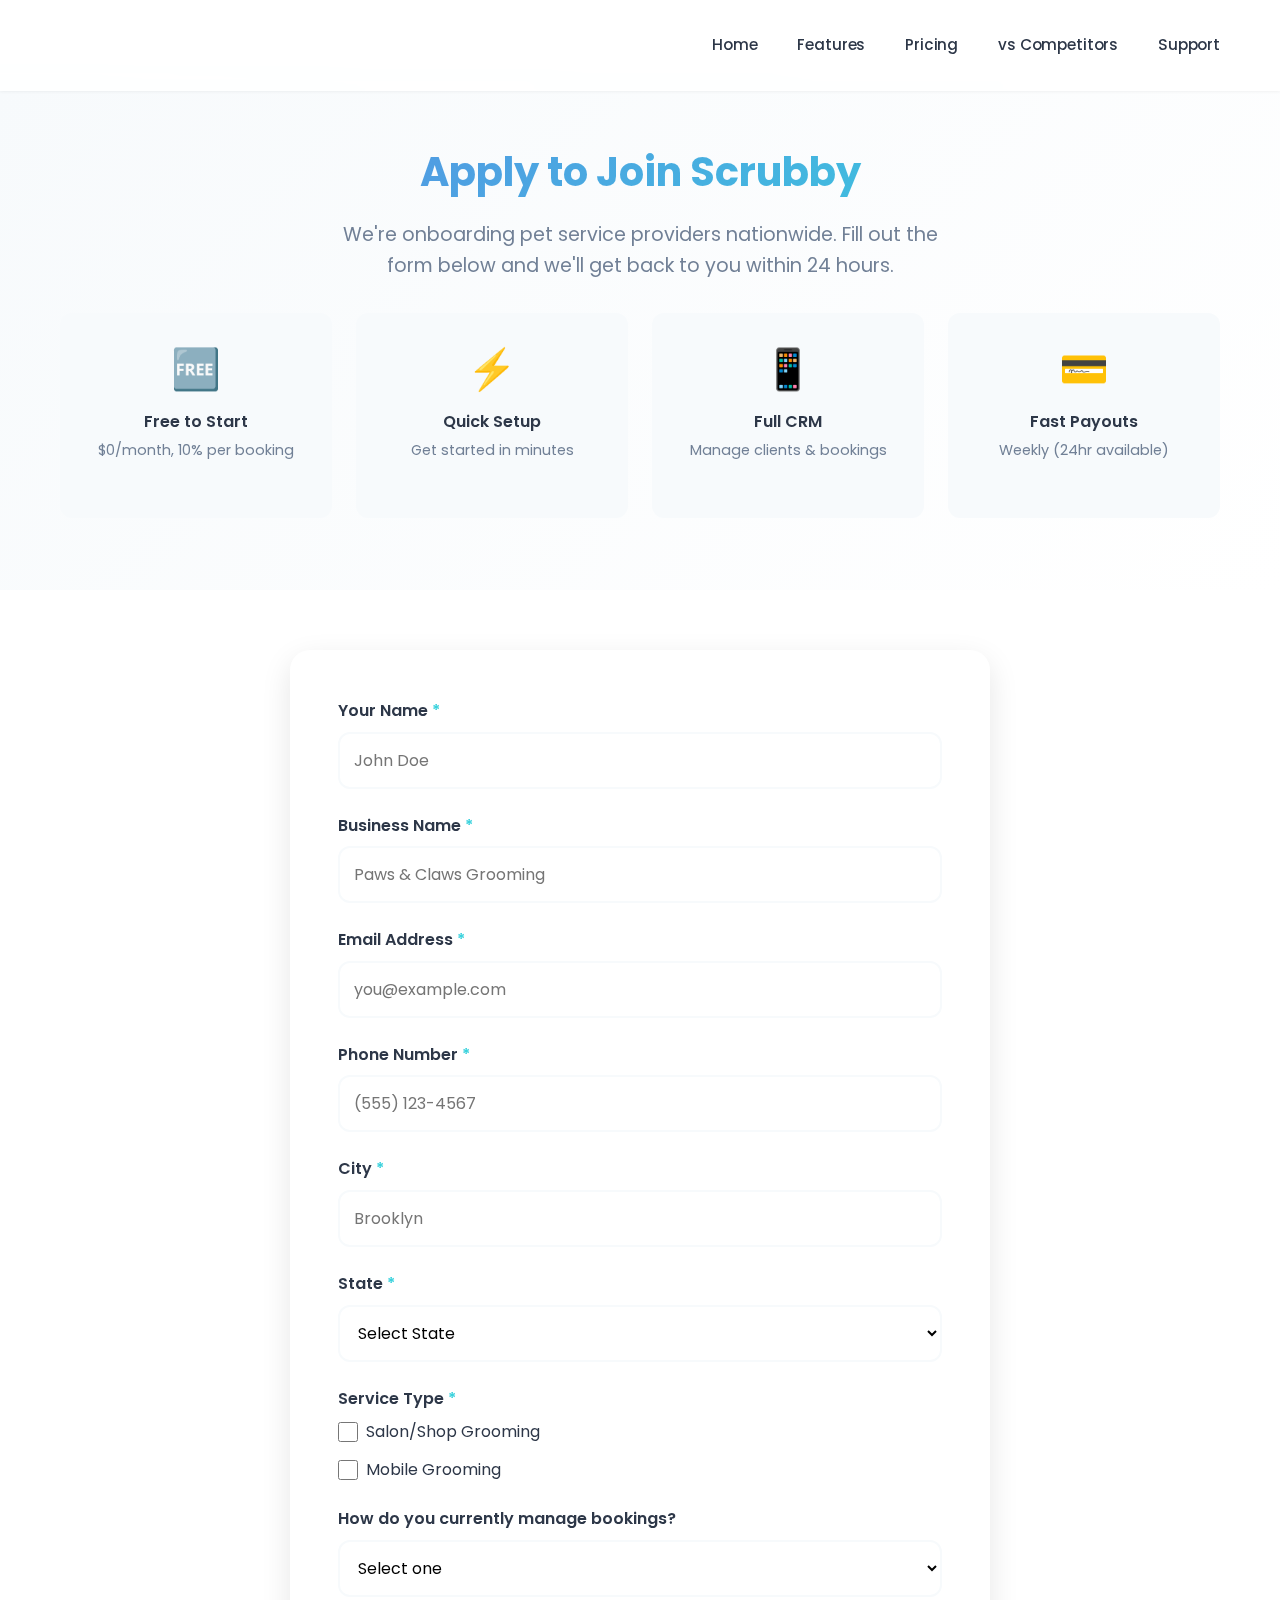
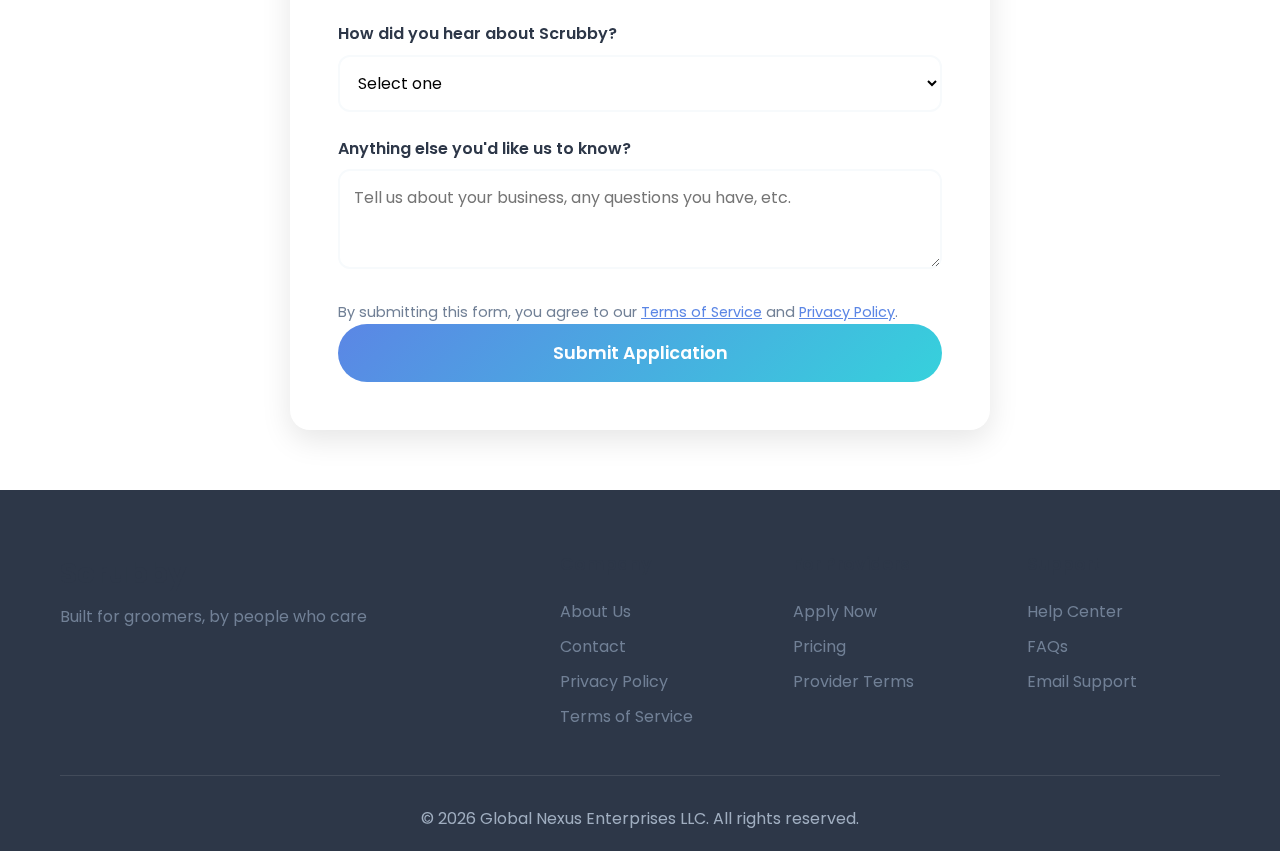
<file: apply.html>
<!DOCTYPE html>
<html lang="en">
<head>
    <meta charset="UTF-8">
    <meta name="viewport" content="width=device-width, initial-scale=1.0">
    <title>Apply to Join Scrubby - Provider Application</title>
    <meta name="description" content="Apply to join Scrubby and start growing your grooming business with our free CRM and booking platform.">
    <link rel="icon" type="image/png" href="/favicon.png">
    <link href="https://fonts.googleapis.com/css2?family=Poppins:wght@300;400;600;700&display=swap" rel="stylesheet">
    <link rel="stylesheet" href="styles.css">
    <style>
        .apply-hero {
            margin-top: 80px;
            padding: 60px 0 40px;
            background: linear-gradient(135deg, var(--bg-light) 0%, var(--white) 100%);
            text-align: center;
        }

        .apply-hero h1 {
            font-size: 2.5rem;
            font-weight: 700;
            margin-bottom: 1rem;
            background: linear-gradient(135deg, var(--primary-color), var(--secondary-color));
            -webkit-background-clip: text;
            -webkit-text-fill-color: transparent;
        }

        .apply-hero p {
            font-size: 1.2rem;
            color: var(--text-light);
            max-width: 600px;
            margin: 0 auto 2rem;
        }

        .apply-section {
            padding: 60px 20px;
            background: var(--white);
        }

        .form-container {
            max-width: 700px;
            margin: 0 auto;
            background: var(--white);
            padding: 3rem;
            border-radius: var(--radius-lg, 20px);
            box-shadow: var(--shadow);
        }

        .form-group {
            margin-bottom: 1.5rem;
        }

        .form-group label {
            display: block;
            font-weight: 600;
            margin-bottom: 0.5rem;
            color: var(--text-dark);
        }

        .form-group label .required {
            color: var(--secondary-color);
        }

        .form-group input,
        .form-group select,
        .form-group textarea {
            width: 100%;
            padding: 0.875rem;
            border: 2px solid var(--bg-light);
            border-radius: var(--radius-sm, 12px);
            font-family: 'Poppins', sans-serif;
            font-size: 1rem;
            transition: all 0.3s cubic-bezier(0.4, 0, 0.2, 1);
            background: white;
        }

        .form-group input:hover,
        .form-group select:hover,
        .form-group textarea:hover {
            border-color: rgba(107, 70, 193, 0.3);
        }

        .form-group input:focus,
        .form-group select:focus,
        .form-group textarea:focus {
            outline: none;
            border-color: var(--primary-color);
            box-shadow: 0 0 0 4px rgba(107, 70, 193, 0.1), 0 4px 12px rgba(107, 70, 193, 0.15);
            transform: translateY(-1px);
        }

        .form-group input:focus-visible,
        .form-group select:focus-visible,
        .form-group textarea:focus-visible {
            outline: 2px solid var(--primary-color);
            outline-offset: 2px;
        }

        .form-group textarea {
            resize: vertical;
            min-height: 100px;
        }

        .checkbox-group {
            display: flex;
            flex-direction: column;
            gap: 0.75rem;
        }

        .checkbox-item {
            display: flex;
            align-items: center;
            gap: 0.5rem;
        }

        .checkbox-item input[type="checkbox"] {
            width: auto;
            cursor: pointer;
            width: 20px;
            height: 20px;
            accent-color: var(--primary-color);
            transition: all 0.2s ease;
        }

        .checkbox-item input[type="checkbox"]:hover {
            transform: scale(1.1);
        }

        .checkbox-item input[type="checkbox"]:focus {
            outline: 2px solid var(--primary-color);
            outline-offset: 2px;
            box-shadow: 0 0 0 4px rgba(107, 70, 193, 0.1);
        }

        .checkbox-item label {
            margin: 0;
            font-weight: 400;
            cursor: pointer;
            transition: color 0.2s ease;
        }

        .checkbox-item:has(input:checked) label {
            color: var(--primary-color);
            font-weight: 500;
        }

        .form-note {
            font-size: 0.9rem;
            color: var(--text-light);
            margin-top: 0.5rem;
        }

        .submit-btn {
            width: 100%;
            padding: 1rem 2rem;
            background: linear-gradient(135deg, var(--primary-color), var(--secondary-color));
            color: var(--white);
            border: none;
            border-radius: var(--radius-full, 50px);
            font-size: 1.1rem;
            font-weight: 600;
            cursor: pointer;
            transition: transform 0.3s ease, box-shadow 0.3s ease;
            font-family: 'Poppins', sans-serif;
        }

        .submit-btn:hover:not(:disabled) {
            transform: translateY(-2px);
            box-shadow: var(--shadow);
        }

        .submit-btn:focus {
            outline: 3px solid rgba(107, 70, 193, 0.4);
            outline-offset: 3px;
        }

        .submit-btn:active:not(:disabled) {
            transform: translateY(0) scale(0.98);
        }

        .submit-btn:disabled {
            opacity: 0.6;
            cursor: not-allowed;
            transform: none;
        }

        .benefits-grid {
            display: grid;
            grid-template-columns: repeat(auto-fit, minmax(200px, 1fr));
            gap: 1.5rem;
            margin: 2rem 0;
        }

        .benefit-item {
            text-align: center;
            padding: 1.5rem;
            background: var(--bg-light);
            border-radius: var(--radius-sm, 12px);
        }

        .benefit-item .icon {
            font-size: 2.5rem;
            margin-bottom: 0.5rem;
        }

        .benefit-item h3 {
            font-size: 1rem;
            font-weight: 600;
            margin-bottom: 0.25rem;
        }

        .benefit-item p {
            font-size: 0.9rem;
            color: var(--text-light);
        }

        .success-message {
            display: none;
            text-align: center;
            padding: 3rem;
            background: var(--bg-light);
            border-radius: var(--radius-lg, 20px);
            margin: 2rem 0;
        }

        .success-message.show {
            display: block;
        }

        .success-message .icon {
            font-size: 4rem;
            margin-bottom: 1rem;
        }

        .success-message h2 {
            color: var(--primary-color);
            margin-bottom: 1rem;
        }

        @media (max-width: 768px) {
            .apply-hero h1 {
                font-size: 2rem;
            }

            .form-container {
                padding: 2rem 1.5rem;
            }

            .benefits-grid {
                grid-template-columns: 1fr;
            }

            /* Touch target optimization */
            .submit-btn {
                min-height: 48px;
                padding: 1.1rem 2rem;
            }

            .form-group input,
            .form-group select,
            .form-group textarea {
                min-height: 44px;
                padding: 1rem;
            }

            .checkbox-item input[type="checkbox"] {
                width: 24px;
                height: 24px;
            }

            .checkbox-item label {
                padding: 0.5rem 0;
                min-height: 44px;
                display: flex;
                align-items: center;
            }
        }
    </style>
</head>
<body>
    <!-- Navigation -->
    <nav class="navbar">
        <div class="container">
            <div class="nav-content">
                <div class="logo">
                    <a href="/">
                        <img src="images/scrubby_logo_full.png" alt="Scrubby" class="logo-img">
                    </a>
                </div>
                <div class="nav-links">
                    <a href="/">Home</a>
                    <a href="/#features">Features</a>
                    <a href="/pricing.html">Pricing</a>
                    <a href="/#comparison">vs Competitors</a>
                    <a href="/support">Support</a>
                </div>
                <div class="mobile-menu-btn" id="mobileMenuBtn">
                    <span></span>
                    <span></span>
                    <span></span>
                </div>
            </div>
        </div>
    </nav>

    <!-- Mobile Menu -->
    <div class="mobile-menu-overlay" id="mobileMenuOverlay"></div>
    <div class="mobile-menu" id="mobileMenu">
        <div class="mobile-menu-links">
            <a href="/">Home</a>
            <a href="/#features">Features</a>
            <a href="/pricing.html">Pricing</a>
            <a href="/#comparison">vs Competitors</a>
            <a href="/support">Support</a>
        </div>
        <div class="mobile-menu-buttons">
            <a href="https://web.scrubby.app" class="btn-outline">Log In</a>
            <a href="/apply.html" class="btn-primary">Apply Now</a>
        </div>
    </div>

    <!-- Hero Section -->
    <section class="apply-hero">
        <div class="container">
            <h1>Apply to Join Scrubby</h1>
            <p>We're onboarding pet service providers nationwide. Fill out the form below and we'll get back to you within 24 hours.</p>
            
            <div class="benefits-grid">
                <div class="benefit-item">
                    <div class="icon">🆓</div>
                    <h3>Free to Start</h3>
                    <p>$0/month, 10% per booking</p>
                </div>
                <div class="benefit-item">
                    <div class="icon">⚡</div>
                    <h3>Quick Setup</h3>
                    <p>Get started in minutes</p>
                </div>
                <div class="benefit-item">
                    <div class="icon">📱</div>
                    <h3>Full CRM</h3>
                    <p>Manage clients & bookings</p>
                </div>
                <div class="benefit-item">
                    <div class="icon">💳</div>
                    <h3>Fast Payouts</h3>
                    <p>Weekly (24hr available)</p>
                </div>
            </div>
        </div>
    </section>

    <!-- Application Form -->
    <section class="apply-section">
        <div class="container">
            <div class="form-container">
                <form id="applicationForm" action="https://formspree.io/f/xnnglpqn" method="POST">
                    <div class="form-group">
                        <label for="name">Your Name <span class="required">*</span></label>
                        <input type="text" id="name" name="name" required placeholder="John Doe">
                    </div>

                    <div class="form-group">
                        <label for="businessName">Business Name <span class="required">*</span></label>
                        <input type="text" id="businessName" name="businessName" required placeholder="Paws & Claws Grooming">
                    </div>

                    <div class="form-group">
                        <label for="email">Email Address <span class="required">*</span></label>
                        <input type="email" id="email" name="email" required placeholder="you@example.com">
                    </div>

                    <div class="form-group">
                        <label for="phone">Phone Number <span class="required">*</span></label>
                        <input type="tel" id="phone" name="phone" required placeholder="(555) 123-4567">
                    </div>

                    <div class="form-group">
                        <label for="city">City <span class="required">*</span></label>
                        <input type="text" id="city" name="city" required placeholder="Brooklyn">
                    </div>

                    <div class="form-group">
                        <label for="state">State <span class="required">*</span></label>
                        <select id="state" name="state" required>
                            <option value="">Select State</option>
                            <option value="AL">Alabama</option>
                            <option value="AK">Alaska</option>
                            <option value="AZ">Arizona</option>
                            <option value="AR">Arkansas</option>
                            <option value="CA">California</option>
                            <option value="CO">Colorado</option>
                            <option value="CT">Connecticut</option>
                            <option value="DE">Delaware</option>
                            <option value="FL">Florida</option>
                            <option value="GA">Georgia</option>
                            <option value="HI">Hawaii</option>
                            <option value="ID">Idaho</option>
                            <option value="IL">Illinois</option>
                            <option value="IN">Indiana</option>
                            <option value="IA">Iowa</option>
                            <option value="KS">Kansas</option>
                            <option value="KY">Kentucky</option>
                            <option value="LA">Louisiana</option>
                            <option value="ME">Maine</option>
                            <option value="MD">Maryland</option>
                            <option value="MA">Massachusetts</option>
                            <option value="MI">Michigan</option>
                            <option value="MN">Minnesota</option>
                            <option value="MS">Mississippi</option>
                            <option value="MO">Missouri</option>
                            <option value="MT">Montana</option>
                            <option value="NE">Nebraska</option>
                            <option value="NV">Nevada</option>
                            <option value="NH">New Hampshire</option>
                            <option value="NJ">New Jersey</option>
                            <option value="NM">New Mexico</option>
                            <option value="NY">New York</option>
                            <option value="NC">North Carolina</option>
                            <option value="ND">North Dakota</option>
                            <option value="OH">Ohio</option>
                            <option value="OK">Oklahoma</option>
                            <option value="OR">Oregon</option>
                            <option value="PA">Pennsylvania</option>
                            <option value="RI">Rhode Island</option>
                            <option value="SC">South Carolina</option>
                            <option value="SD">South Dakota</option>
                            <option value="TN">Tennessee</option>
                            <option value="TX">Texas</option>
                            <option value="UT">Utah</option>
                            <option value="VT">Vermont</option>
                            <option value="VA">Virginia</option>
                            <option value="WA">Washington</option>
                            <option value="WV">West Virginia</option>
                            <option value="WI">Wisconsin</option>
                            <option value="WY">Wyoming</option>
                            <option value="DC">District of Columbia</option>
                        </select>
                    </div>

                    <div class="form-group">
                        <label>Service Type <span class="required">*</span></label>
                        <div class="checkbox-group">
                            <div class="checkbox-item">
                                <input type="checkbox" id="salon" name="serviceType" value="salon">
                                <label for="salon">Salon/Shop Grooming</label>
                            </div>
                            <div class="checkbox-item">
                                <input type="checkbox" id="mobile" name="serviceType" value="mobile">
                                <label for="mobile">Mobile Grooming</label>
                            </div>
                        </div>
                    </div>

                    <div class="form-group">
                        <label for="currentBooking">How do you currently manage bookings?</label>
                        <select id="currentBooking" name="currentBooking">
                            <option value="">Select one</option>
                            <option value="phone">Phone calls only</option>
                            <option value="square">Square Appointments</option>
                            <option value="moego">MoeGo</option>
                            <option value="gingr">Gingr</option>
                            <option value="spreadsheet">Spreadsheet/Calendar</option>
                            <option value="other">Other software</option>
                        </select>
                    </div>

                    <div class="form-group">
                        <label for="hearAbout">How did you hear about Scrubby?</label>
                        <select id="hearAbout" name="hearAbout">
                            <option value="">Select one</option>
                            <option value="google">Google Search</option>
                            <option value="social">Social Media</option>
                            <option value="referral">Referral from another groomer</option>
                            <option value="ad">Online Ad</option>
                            <option value="other">Other</option>
                        </select>
                    </div>

                    <div class="form-group">
                        <label for="message">Anything else you'd like us to know?</label>
                        <textarea id="message" name="message" placeholder="Tell us about your business, any questions you have, etc."></textarea>
                    </div>

                    <p class="form-note">
                        By submitting this form, you agree to our <a href="/terms" style="color: var(--primary-color);">Terms of Service</a> and <a href="/privacy" style="color: var(--primary-color);">Privacy Policy</a>.
                    </p>

                    <button type="submit" class="submit-btn">Submit Application</button>
                </form>

                <div id="successMessage" class="success-message">
                    <div class="icon">✅</div>
                    <h2>Application Submitted!</h2>
                    <p>Thank you for applying to join Scrubby. We'll review your application and get back to you within 24 hours at the email address you provided.</p>
                    <p style="margin-top: 1.5rem;">
                        <a href="/" style="color: var(--primary-color); text-decoration: none; font-weight: 600;">← Back to Home</a>
                    </p>
                </div>
            </div>
        </div>
    </section>

    <!-- Footer -->
    <footer class="footer">
        <div class="container">
            <div class="footer-content">
                <div class="footer-brand">
                    <h3 class="footer-logo">Scrubby</h3>
                    <p>Built for groomers, by people who care</p>
                </div>
                <div class="footer-links">
                    <div class="footer-column">
                        <h4>Company</h4>
                        <a href="https://globalnexus.llc">About Us</a>
                        <a href="mailto:support@scrubby.app">Contact</a>
                        <a href="/privacy">Privacy Policy</a>
                        <a href="/terms">Terms of Service</a>
                    </div>
                    <div class="footer-column">
                        <h4>For Providers</h4>
                        <a href="/apply.html">Apply Now</a>
                        <a href="/pricing.html">Pricing</a>
                        <a href="/terms/#provider-terms">Provider Terms</a>
                    </div>
                    <div class="footer-column">
                        <h4>Support</h4>
                        <a href="/support">Help Center</a>
                        <a href="/support/faq">FAQs</a>
                        <a href="mailto:support@scrubby.app">Email Support</a>
                    </div>
                </div>
            </div>
            <div class="footer-bottom">
                <p>&copy; 2026 Global Nexus Enterprises LLC. All rights reserved.</p>
            </div>
        </div>
    </footer>

    <script>
        // Mobile menu toggle
        document.addEventListener('DOMContentLoaded', function() {
            const mobileMenuBtn = document.getElementById('mobileMenuBtn');
            const mobileMenu = document.getElementById('mobileMenu');
            const mobileMenuOverlay = document.getElementById('mobileMenuOverlay');
            const mobileMenuLinks = document.querySelectorAll('.mobile-menu-links a');

            function toggleMobileMenu() {
                mobileMenuBtn.classList.toggle('active');
                mobileMenu.classList.toggle('active');
                mobileMenuOverlay.classList.toggle('active');
                document.body.style.overflow = mobileMenu.classList.contains('active') ? 'hidden' : '';
            }

            if (mobileMenuBtn) {
                mobileMenuBtn.addEventListener('click', toggleMobileMenu);
            }

            if (mobileMenuOverlay) {
                mobileMenuOverlay.addEventListener('click', toggleMobileMenu);
            }

            // Close mobile menu when clicking a link
            mobileMenuLinks.forEach(link => {
                link.addEventListener('click', () => {
                    toggleMobileMenu();
                });
            });

            // Navbar scroll effect
            const navbar = document.querySelector('.navbar');
            window.addEventListener('scroll', () => {
                if (window.pageYOffset > 50) {
                    navbar.classList.add('scrolled');
                } else {
                    navbar.classList.remove('scrolled');
                }
            });
        });

        // Form submission handling
        const form = document.getElementById('applicationForm');
        const successMessage = document.getElementById('successMessage');

        form.addEventListener('submit', async (e) => {
            e.preventDefault();

            const submitBtn = form.querySelector('.submit-btn');
            submitBtn.disabled = true;
            submitBtn.textContent = 'Submitting...';

            try {
                const formData = new FormData(form);
                const response = await fetch(form.action, {
                    method: 'POST',
                    body: formData,
                    headers: {
                        'Accept': 'application/json'
                    }
                });

                if (response.ok) {
                    form.style.display = 'none';
                    successMessage.classList.add('show');
                } else {
                    throw new Error('Form submission failed');
                }
            } catch (error) {
                alert('There was an error submitting your application. Please try again or email us directly at support@scrubby.app');
                submitBtn.disabled = false;
                submitBtn.textContent = 'Submit Application';
            }
        });

        // Service type validation - at least one must be checked
        const serviceCheckboxes = document.querySelectorAll('input[name="serviceType"]');
        serviceCheckboxes.forEach(checkbox => {
            checkbox.addEventListener('change', () => {
                const anyChecked = Array.from(serviceCheckboxes).some(cb => cb.checked);
                serviceCheckboxes.forEach(cb => cb.required = !anyChecked);
            });
        });
    </script>
</body>
</html>
</file>
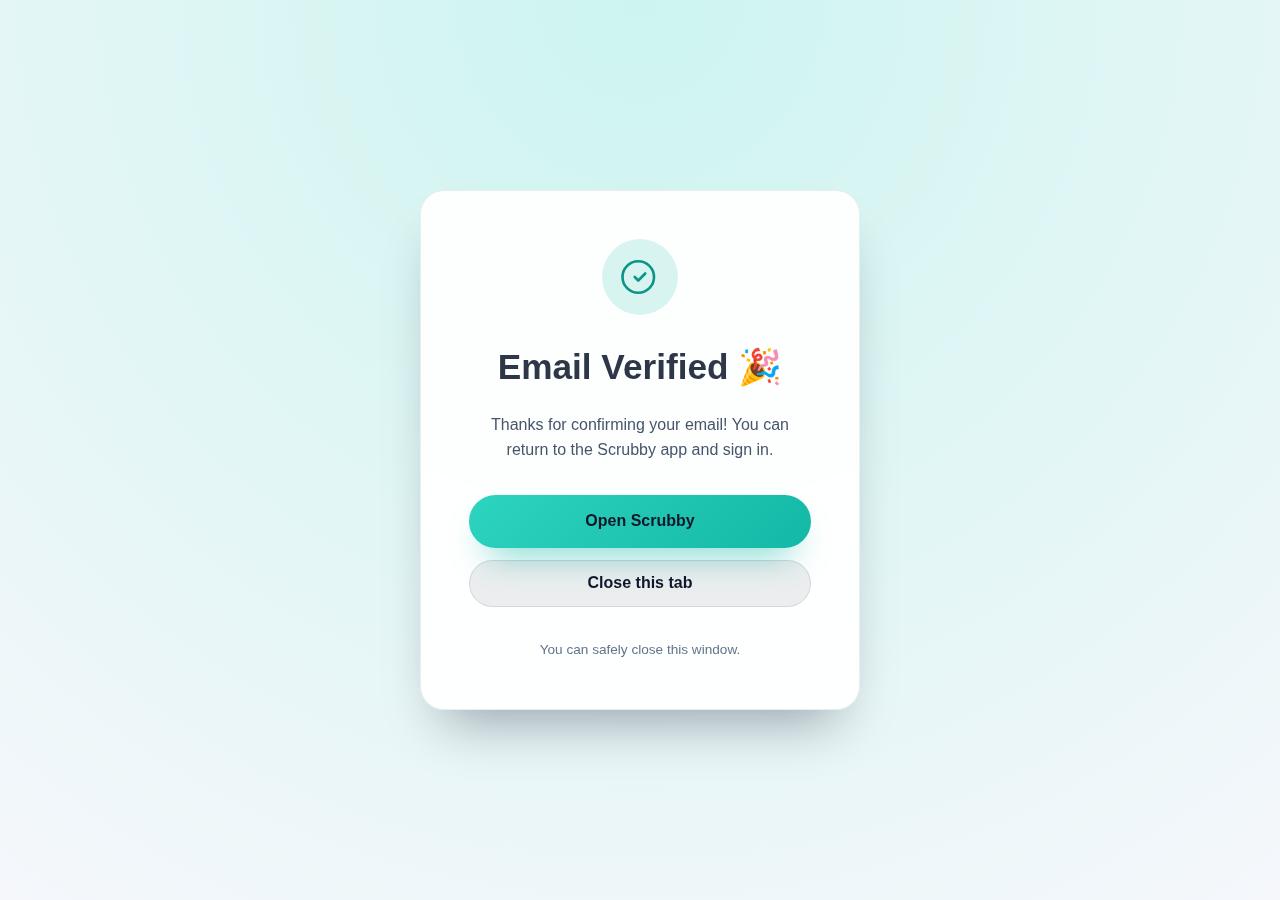
<file: email-verified.html>
<!DOCTYPE html>
<html lang="en">
  <head>
    <meta charset="utf-8" />
    <meta name="viewport" content="width=device-width, initial-scale=1" />
    <title>Scrubby | Email Verification</title>
    <link rel="stylesheet" href="styles.css" />
    <style>
      body {
        min-height: 100vh;
        display: flex;
        align-items: center;
        justify-content: center;
        background: var(--page-bg, radial-gradient(circle at top, rgba(45, 212, 191, 0.24), #f5f7fb));
        color: #0f172a;
        margin: 0;
        padding: 2rem;
      }
      .card {
        width: min(92vw, 440px);
        background: rgba(255, 255, 255, 0.94);
        border-radius: 24px;
        border: 1px solid rgba(15, 23, 42, 0.08);
        box-shadow: 0 32px 52px -24px rgba(15, 23, 42, 0.4);
        padding: clamp(1.5rem, 4vw, 3rem);
        text-align: center;
        backdrop-filter: blur(18px);
      }
      .icon {
        width: 76px;
        height: 76px;
        margin: 0 auto 1.5rem;
        border-radius: 50%;
        display: grid;
        place-items: center;
      }
      .icon.success {
        background: rgba(20, 184, 166, 0.16);
        color: #0d9488;
      }
      .icon.error {
        background: rgba(248, 113, 113, 0.16);
        color: #dc2626;
      }
      .icon svg {
        width: 42px;
        height: 42px;
      }
      h1 {
        margin: 0 0 1rem;
        font-size: clamp(1.8rem, 3vw, 2.2rem);
      }
      p {
        margin: 0 0 1.5rem;
        line-height: 1.6;
        color: #475569;
      }
      .actions {
        display: grid;
        gap: 0.75rem;
        margin-top: 2rem;
      }
      .button {
        display: inline-flex;
        justify-content: center;
        align-items: center;
        padding: 0.85rem 1.25rem;
        border-radius: 999px;
        border: none;
        cursor: pointer;
        font-weight: 600;
        font-size: 1rem;
        text-decoration: none;
        transition: transform 0.16s ease, box-shadow 0.16s ease;
      }
      .button.primary {
        background: linear-gradient(135deg, #2dd4bf, #14b8a6);
        color: #0f172a;
        box-shadow: 0 18px 36px -18px rgba(20, 184, 166, 1);
      }
      .button.primary:hover {
        transform: translateY(-1px);
      }
      .button.secondary {
        background: rgba(15, 23, 42, 0.08);
        color: #0f172a;
        border: 1px solid rgba(15, 23, 42, 0.1);
      }
      footer {
        margin-top: 2rem;
        font-size: 0.85rem;
        color: #64748b;
      }
      .hidden {
        display: none;
      }
      @media (prefers-color-scheme: dark) {
        body {
          --page-bg: radial-gradient(circle at top, rgba(45, 212, 191, 0.15), #0f172a);
          color: #e2e8f0;
        }
        .card {
          background: rgba(15, 23, 42, 0.78);
          border: 1px solid rgba(148, 163, 184, 0.16);
          color: inherit;
        }
        p {
          color: #cbd5f5;
        }
        .button.secondary {
          background: rgba(30, 41, 59, 0.6);
          color: #e2e8f0;
          border-color: rgba(148, 163, 184, 0.2);
        }
        footer {
          color: #94a3b8;
        }
      }
    </style>
  </head>
  <body>
    <main class="card" id="success-card">
      <div class="icon success" id="success-icon" aria-hidden="true">
        <svg viewBox="0 0 24 24" fill="none" stroke="currentColor" stroke-width="1.5">
          <path stroke-linecap="round" stroke-linejoin="round" d="M9 12l2 2 4-4m5 2a9 9 0 11-18 0 9 9 0 0118 0z" />
        </svg>
      </div>
      <h1 id="success-heading">Email Verified 🎉</h1>
      <p id="success-message">
        Thanks for confirming your email! You can return to the Scrubby app and sign in.
      </p>
      <div class="actions">
        <a class="button primary" id="cta" href="https://scrubby.app/#/auth/login">Open Scrubby</a>
        <button class="button secondary" id="close">Close this tab</button>
      </div>
      <footer id="footnote">You can safely close this window.</footer>
    </main>

    <main class="card hidden" id="error-card">
      <div class="icon error" aria-hidden="true">
        <svg viewBox="0 0 24 24" fill="none" stroke="currentColor" stroke-width="1.5">
          <path stroke-linecap="round" stroke-linejoin="round" d="M12 9v4m0 4h.01M21 12a9 9 0 11-18 0 9 9 0 0118 0z" />
        </svg>
      </div>
      <h1>We couldn't verify the email</h1>
      <p id="error-message">
        The link may have expired. Try sending yourself a new verification email from the Scrubby app.
      </p>
      <div class="actions">
        <a class="button primary" href="https://scrubby.app/#/auth/login">Back to Scrubby</a>
      </div>
      <footer>Need help? Email support@scrubby.app.</footer>
    </main>

    <script>
      (function () {
        var successCard = document.getElementById('success-card');
        var errorCard = document.getElementById('error-card');
        var successHeading = document.getElementById('success-heading');
        var successMessage = document.getElementById('success-message');
        var footnote = document.getElementById('footnote');
        var cta = document.getElementById('cta');
        var closeBtn = document.getElementById('close');

        closeBtn.addEventListener('click', function () {
          window.close();
        });

        var hash = window.location.hash && window.location.hash.startsWith('#')
          ? window.location.hash.substring(1)
          : '';
        var params = new URLSearchParams(hash);
        var type = params.get('type');
        var error = params.get('error_description') || params.get('error');

        if (window.history && window.history.replaceState) {
          window.history.replaceState(null, '', window.location.pathname);
        }

        if (error) {
          successCard.classList.add('hidden');
          errorCard.classList.remove('hidden');
          document.getElementById('error-message').textContent = error;
          return;
        }

        if (type === 'recovery') {
          successHeading.textContent = 'Password Reset Link Confirmed';
          successMessage.textContent =
            'You\'re almost done. Return to the Scrubby app to finish choosing a new password.';
          cta.textContent = 'Open Scrubby';
          footnote.textContent = 'Keep the app open so you can complete the reset with your new password.';
          return;
        }

        if (type === 'email_change' || type === 'magiclink') {
          successHeading.textContent = 'All set!';
          successMessage.textContent =
            'Head back to Scrubby to keep going--your link worked perfectly.';
          cta.textContent = 'Open Scrubby';
          footnote.textContent = 'You can now return to the app to continue.';
          return;
        }

        successHeading.textContent = 'Email Verified 🎉';
        successMessage.textContent =
          'Thanks for confirming your email! You can return to the Scrubby app and sign in.';
      })();
    </script>
  </body>
</html>
</file>
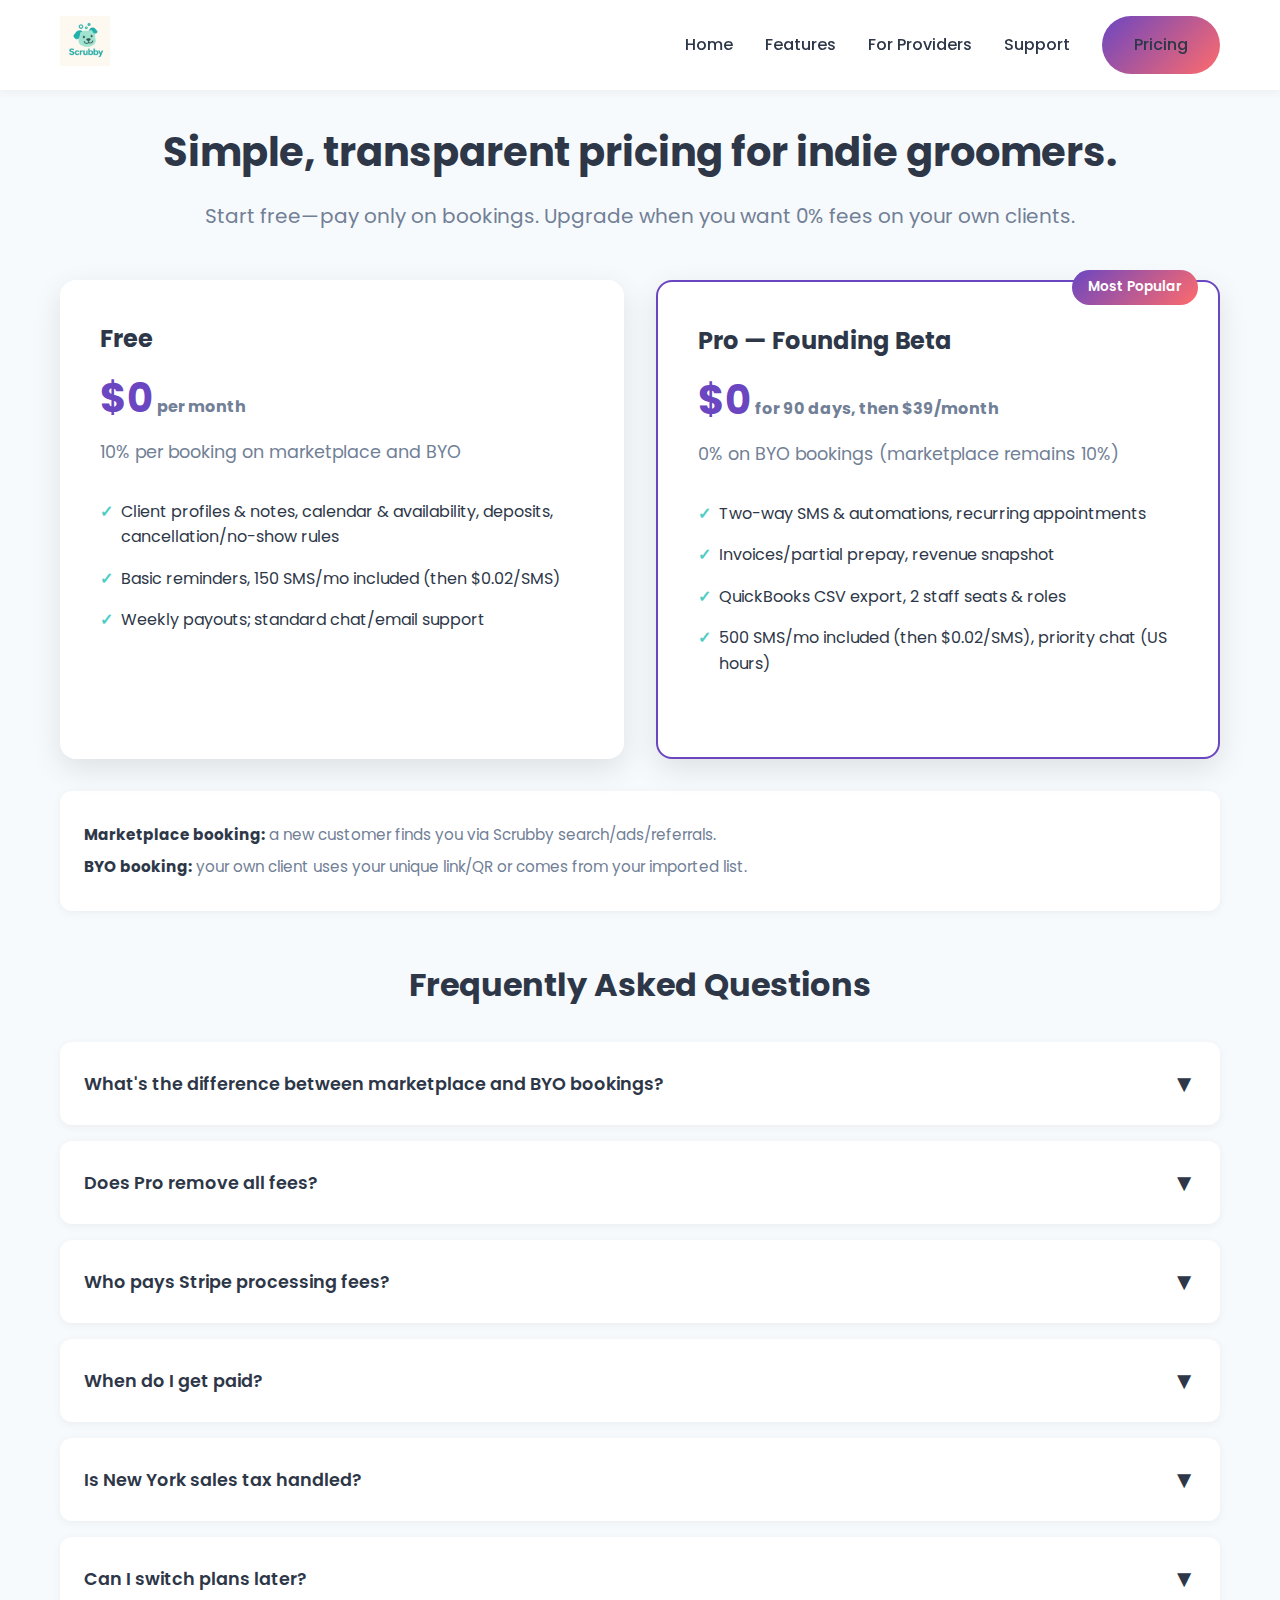
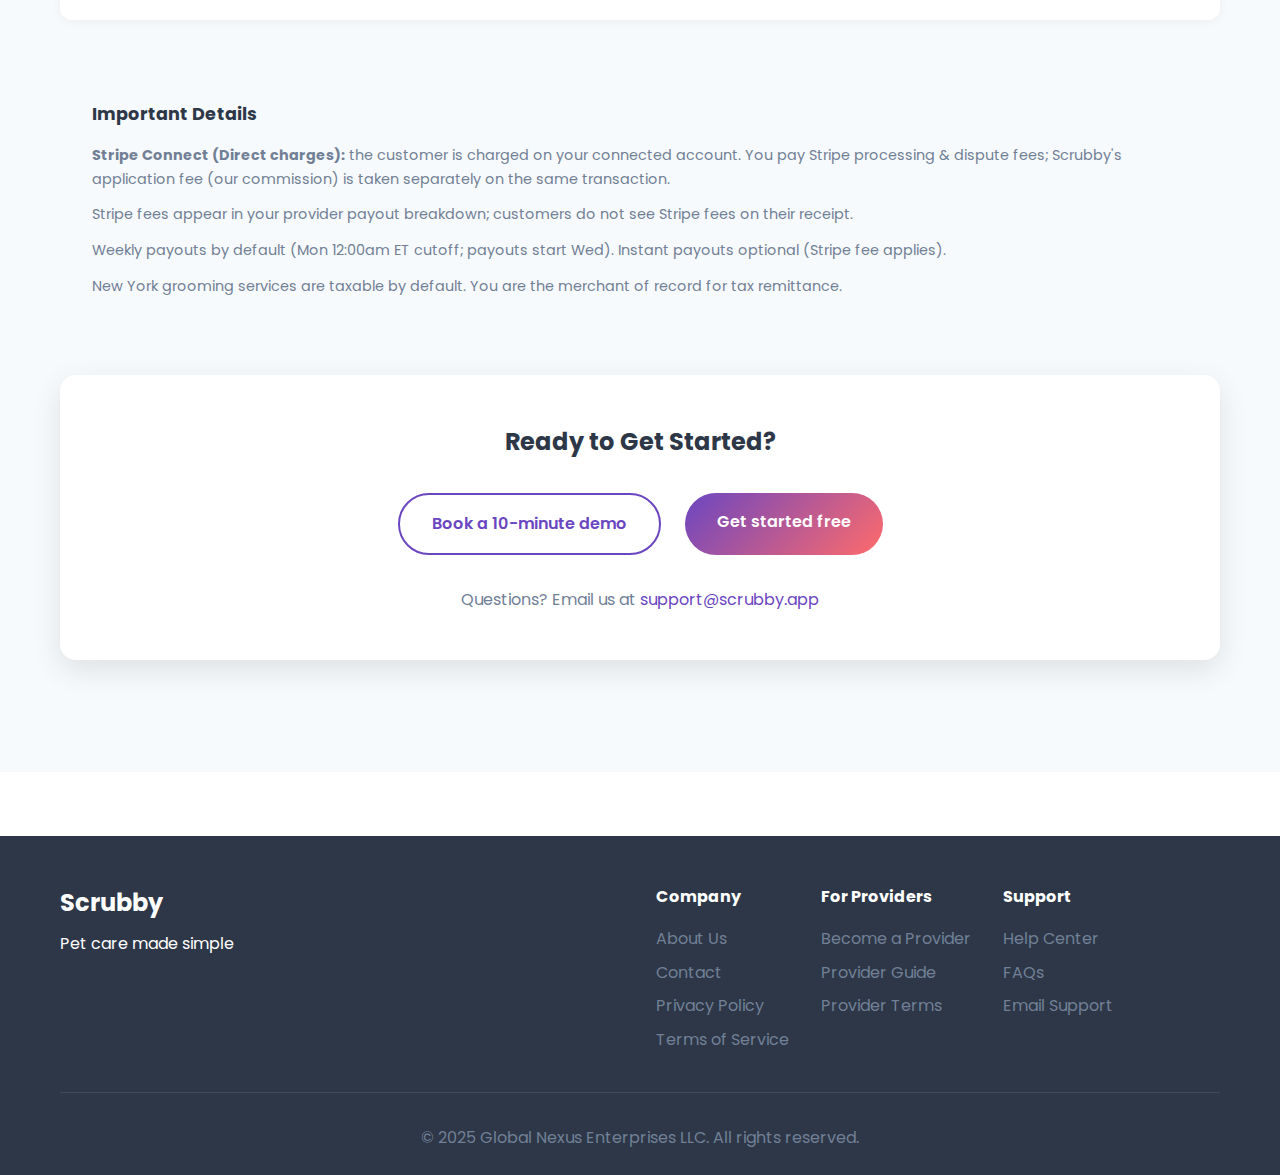
<file: pricing.html>
<!DOCTYPE html>
<html lang="en">
<head>
    <meta charset="UTF-8">
    <meta name="viewport" content="width=device-width, initial-scale=1.0">
    <title>Pricing - Scrubby</title>
    <meta name="description" content="Simple, transparent pricing for indie groomers. Start free—pay only on bookings.">
    <link rel="icon" type="image/png" href="/favicon.png">
    <link href="https://fonts.googleapis.com/css2?family=Poppins:wght@300;400;600;700&display=swap" rel="stylesheet">
    <style>
        :root {
            --primary-color: #6B46C1;
            --secondary-color: #FF6B6B;
            --accent-color: #4ECDC4;
            --text-dark: #2D3748;
            --text-light: #718096;
            --bg-light: #F7FAFC;
            --white: #FFFFFF;
            --shadow: 0 10px 30px rgba(0,0,0,0.1);
            --shadow-sm: 0 2px 10px rgba(0,0,0,0.05);
        }

        * {
            margin: 0;
            padding: 0;
            box-sizing: border-box;
        }

        body {
            font-family: 'Poppins', sans-serif;
            color: var(--text-dark);
            line-height: 1.6;
            overflow-x: hidden;
        }

        .container {
            max-width: 1200px;
            margin: 0 auto;
            padding: 0 20px;
        }

        /* Navigation */
        .navbar {
            position: fixed;
            top: 0;
            width: 100%;
            background: var(--white);
            box-shadow: var(--shadow-sm);
            z-index: 1000;
        }

        .nav-content {
            display: flex;
            justify-content: space-between;
            align-items: center;
            padding: 1rem 0;
        }

        .logo-img {
            height: 50px;
            width: auto;
        }

        .nav-links {
            display: flex;
            align-items: center;
            gap: 2rem;
        }

        .nav-links a {
            text-decoration: none;
            color: var(--text-dark);
            font-weight: 500;
            transition: color 0.3s ease;
        }

        .nav-links a:hover {
            color: var(--primary-color);
        }

        /* Pricing Section */
        .pricing-section {
            padding: 120px 20px 80px;
            background: var(--bg-light);
        }

        .pricing-header {
            text-align: center;
            margin-bottom: 3rem;
        }

        .pricing-header h1 {
            font-size: 2.5rem;
            font-weight: 700;
            margin-bottom: 1rem;
            color: var(--text-dark);
        }

        .pricing-header p {
            font-size: 1.25rem;
            color: var(--text-light);
        }

        .pricing-cards {
            display: grid;
            grid-template-columns: repeat(auto-fit, minmax(320px, 1fr));
            gap: 2rem;
            margin-bottom: 2rem;
        }

        .pricing-card {
            background: var(--white);
            border-radius: 16px;
            padding: 2.5rem;
            box-shadow: var(--shadow);
            position: relative;
            transition: transform 0.3s ease;
        }

        .pricing-card:hover {
            transform: translateY(-5px);
        }

        .pricing-card.popular {
            border: 2px solid var(--primary-color);
        }

        .popular-badge {
            position: absolute;
            top: -12px;
            right: 20px;
            background: linear-gradient(135deg, var(--primary-color), var(--secondary-color));
            color: var(--white);
            padding: 0.4rem 1rem;
            border-radius: 20px;
            font-size: 0.85rem;
            font-weight: 600;
        }

        .plan-name {
            font-size: 1.5rem;
            font-weight: 700;
            margin-bottom: 0.5rem;
            color: var(--text-dark);
        }

        .plan-price {
            font-size: 2.5rem;
            font-weight: 700;
            color: var(--primary-color);
            margin-bottom: 0.5rem;
        }

        .plan-price-period {
            font-size: 1rem;
            color: var(--text-light);
        }

        .plan-commission {
            font-size: 1.1rem;
            color: var(--text-light);
            margin-bottom: 1.5rem;
        }

        .plan-features {
            list-style: none;
            margin-bottom: 2rem;
        }

        .plan-features li {
            padding: 0.5rem 0;
            color: var(--text-dark);
            display: flex;
            align-items: flex-start;
        }

        .plan-features li:before {
            content: "✓";
            color: var(--accent-color);
            font-weight: bold;
            margin-right: 0.5rem;
        }

        .definitions {
            background: var(--white);
            border-radius: 12px;
            padding: 1.5rem;
            margin: 2rem 0;
            box-shadow: var(--shadow-sm);
        }

        .definitions p {
            margin: 0.5rem 0;
            color: var(--text-light);
            font-size: 0.95rem;
        }

        .definitions strong {
            color: var(--text-dark);
        }

        /* FAQ Accordion */
        .faq-section {
            margin: 3rem 0;
        }

        .faq-section h2 {
            text-align: center;
            font-size: 2rem;
            margin-bottom: 2rem;
            color: var(--text-dark);
        }

        .faq-item {
            background: var(--white);
            border-radius: 12px;
            margin-bottom: 1rem;
            box-shadow: var(--shadow-sm);
            overflow: hidden;
        }

        .faq-question {
            width: 100%;
            text-align: left;
            padding: 1.5rem;
            background: none;
            border: none;
            font-family: 'Poppins', sans-serif;
            font-size: 1.1rem;
            font-weight: 600;
            color: var(--text-dark);
            cursor: pointer;
            display: flex;
            justify-content: space-between;
            align-items: center;
            transition: background 0.3s ease;
        }

        .faq-question:hover {
            background: var(--bg-light);
        }

        .faq-question:focus {
            outline: 2px solid var(--primary-color);
            outline-offset: -2px;
        }

        .faq-toggle {
            font-size: 1.5rem;
            transition: transform 0.3s ease;
        }

        .faq-question.active .faq-toggle {
            transform: rotate(180deg);
        }

        .faq-answer {
            max-height: 0;
            overflow: hidden;
            transition: max-height 0.3s ease;
        }

        .faq-answer.active {
            max-height: 500px;
        }

        .faq-answer p {
            padding: 0 1.5rem 1.5rem;
            color: var(--text-light);
        }

        /* Footnotes */
        .footnotes {
            background: var(--bg-light);
            border-radius: 12px;
            padding: 2rem;
            margin: 2rem 0;
        }

        .footnotes h3 {
            font-size: 1.1rem;
            margin-bottom: 1rem;
            color: var(--text-dark);
        }

        .footnotes p {
            font-size: 0.9rem;
            color: var(--text-light);
            margin: 0.8rem 0;
        }

        /* CTA Section */
        .cta-section {
            text-align: center;
            padding: 3rem 0;
            background: var(--white);
            border-radius: 16px;
            margin: 2rem 0;
            box-shadow: var(--shadow);
        }

        .cta-buttons {
            display: flex;
            gap: 1.5rem;
            justify-content: center;
            margin: 2rem 0;
            flex-wrap: wrap;
        }

        .btn-primary {
            background: linear-gradient(135deg, var(--primary-color), var(--secondary-color));
            color: var(--white);
            padding: 1rem 2rem;
            border-radius: 50px;
            text-decoration: none;
            font-weight: 600;
            transition: transform 0.3s ease, box-shadow 0.3s ease;
            display: inline-block;
        }

        .btn-primary:hover {
            transform: translateY(-2px);
            box-shadow: var(--shadow);
        }

        .btn-secondary {
            background: var(--white);
            color: var(--primary-color);
            padding: 1rem 2rem;
            border-radius: 50px;
            text-decoration: none;
            font-weight: 600;
            border: 2px solid var(--primary-color);
            transition: all 0.3s ease;
            display: inline-block;
        }

        .btn-secondary:hover {
            background: var(--primary-color);
            color: var(--white);
        }

        .cta-support {
            margin-top: 1.5rem;
            color: var(--text-light);
        }

        .cta-support a {
            color: var(--primary-color);
            text-decoration: none;
        }

        .cta-support a:hover {
            text-decoration: underline;
        }

        /* Footer */
        .footer {
            background: var(--text-dark);
            color: var(--white);
            padding: 3rem 0 1.5rem;
            margin-top: 4rem;
        }

        .footer-content {
            display: grid;
            grid-template-columns: repeat(auto-fit, minmax(250px, 1fr));
            gap: 2rem;
            margin-bottom: 2rem;
        }

        .footer-logo {
            font-size: 1.5rem;
            font-weight: 700;
            margin-bottom: 0.5rem;
        }

        .footer-links {
            display: flex;
            gap: 2rem;
            flex-wrap: wrap;
        }

        .footer-column h4 {
            margin-bottom: 1rem;
        }

        .footer-column a {
            display: block;
            color: var(--text-light);
            text-decoration: none;
            margin-bottom: 0.5rem;
            transition: color 0.3s ease;
        }

        .footer-column a:hover {
            color: var(--white);
        }

        .footer-bottom {
            text-align: center;
            padding-top: 2rem;
            border-top: 1px solid rgba(255,255,255,0.1);
            color: var(--text-light);
        }

        /* Responsive */
        @media (max-width: 768px) {
            .pricing-header h1 {
                font-size: 2rem;
            }

            .pricing-header p {
                font-size: 1.1rem;
            }

            .pricing-cards {
                grid-template-columns: 1fr;
            }

            .cta-buttons {
                flex-direction: column;
                align-items: center;
            }

            .nav-links {
                display: none;
            }
        }
    </style>
</head>
<body>
    <!-- Navigation -->
    <nav class="navbar">
        <div class="container">
            <div class="nav-content">
                <div class="logo">
                    <img src="images/scrubby_logo_full.png" alt="Scrubby" class="logo-img">
                </div>
                <div class="nav-links">
                    <a href="/">Home</a>
                    <a href="/#features">Features</a>
                    <a href="/#providers">For Providers</a>
                    <a href="/support">Support</a>
                    <a href="#pricing" class="btn-primary">Pricing</a>
                </div>
            </div>
        </div>
    </nav>

    <!-- Pricing Section -->
    <section id="pricing" class="pricing-section">
        <div class="container">
            <div class="pricing-header">
                <h1>Simple, transparent pricing for indie groomers.</h1>
                <p>Start free—pay only on bookings. Upgrade when you want 0% fees on your own clients.</p>
            </div>

            <div class="pricing-cards">
                <!-- Free Plan -->
                <div class="pricing-card">
                    <h2 class="plan-name">Free</h2>
                    <div class="plan-price">$0<span class="plan-price-period"> per month</span></div>
                    <p class="plan-commission">10% per booking on marketplace and BYO</p>
                    <ul class="plan-features">
                        <li>Client profiles & notes, calendar & availability, deposits, cancellation/no-show rules</li>
                        <li>Basic reminders, 150 SMS/mo included (then $0.02/SMS)</li>
                        <li>Weekly payouts; standard chat/email support</li>
                    </ul>
                </div>

                <!-- Pro Plan -->
                <div class="pricing-card popular">
                    <span class="popular-badge">Most Popular</span>
                    <h2 class="plan-name">Pro — Founding Beta</h2>
                    <div class="plan-price">$0<span class="plan-price-period"> for 90 days, then $39/month</span></div>
                    <p class="plan-commission">0% on BYO bookings (marketplace remains 10%)</p>
                    <ul class="plan-features">
                        <li>Two-way SMS & automations, recurring appointments</li>
                        <li>Invoices/partial prepay, revenue snapshot</li>
                        <li>QuickBooks CSV export, 2 staff seats & roles</li>
                        <li>500 SMS/mo included (then $0.02/SMS), priority chat (US hours)</li>
                    </ul>
                </div>
            </div>

            <div class="definitions">
                <p><strong>Marketplace booking:</strong> a new customer finds you via Scrubby search/ads/referrals.</p>
                <p><strong>BYO booking:</strong> your own client uses your unique link/QR or comes from your imported list.</p>
            </div>

            <!-- FAQ Section -->
            <div class="faq-section">
                <h2>Frequently Asked Questions</h2>

                <div class="faq-item">
                    <button class="faq-question" aria-expanded="false">
                        <span>What's the difference between marketplace and BYO bookings?</span>
                        <span class="faq-toggle">▼</span>
                    </button>
                    <div class="faq-answer">
                        <p>Marketplace = new customers who find you via Scrubby search/ads/referrals. BYO = your own clients via your unique link/QR or from your imported list.</p>
                    </div>
                </div>

                <div class="faq-item">
                    <button class="faq-question" aria-expanded="false">
                        <span>Does Pro remove all fees?</span>
                        <span class="faq-toggle">▼</span>
                    </button>
                    <div class="faq-answer">
                        <p>Pro removes fees on BYO bookings only. Marketplace bookings remain 10%.</p>
                    </div>
                </div>

                <div class="faq-item">
                    <button class="faq-question" aria-expanded="false">
                        <span>Who pays Stripe processing fees?</span>
                        <span class="faq-toggle">▼</span>
                    </button>
                    <div class="faq-answer">
                        <p>With Direct charges, you (the provider) pay Stripe processing & dispute fees. They show up in your payout breakdown, not on the customer receipt.</p>
                    </div>
                </div>

                <div class="faq-item">
                    <button class="faq-question" aria-expanded="false">
                        <span>When do I get paid?</span>
                        <span class="faq-toggle">▼</span>
                    </button>
                    <div class="faq-answer">
                        <p>Weekly by default (Mon 12:00am ET cutoff; payouts start Wed). Instant payouts are optional via Stripe (additional Stripe fee applies).</p>
                    </div>
                </div>

                <div class="faq-item">
                    <button class="faq-question" aria-expanded="false">
                        <span>Is New York sales tax handled?</span>
                        <span class="faq-toggle">▼</span>
                    </button>
                    <div class="faq-answer">
                        <p>Yes. NY grooming defaults to taxable. Tax appears on the customer's receipt. You remain the merchant of record for tax remittance.</p>
                    </div>
                </div>

                <div class="faq-item">
                    <button class="faq-question" aria-expanded="false">
                        <span>Can I switch plans later?</span>
                        <span class="faq-toggle">▼</span>
                    </button>
                    <div class="faq-answer">
                        <p>Yes—start on Free and upgrade to Pro anytime.</p>
                    </div>
                </div>
            </div>

            <!-- Footnotes -->
            <div class="footnotes">
                <h3>Important Details</h3>
                <p><strong>Stripe Connect (Direct charges):</strong> the customer is charged on your connected account. You pay Stripe processing & dispute fees; Scrubby's application fee (our commission) is taken separately on the same transaction.</p>
                <p>Stripe fees appear in your provider payout breakdown; customers do not see Stripe fees on their receipt.</p>
                <p>Weekly payouts by default (Mon 12:00am ET cutoff; payouts start Wed). Instant payouts optional (Stripe fee applies).</p>
                <p>New York grooming services are taxable by default. You are the merchant of record for tax remittance.</p>
            </div>

            <!-- CTA Section -->
            <div class="cta-section">
                <h2>Ready to Get Started?</h2>
                <div class="cta-buttons">
                    <a href="https://calendly.com/scrubby-demo" class="btn-secondary">Book a 10-minute demo</a>
                    <a href="https://scrubby.app" class="btn-primary">Get started free</a>
                </div>
                <div class="cta-support">
                    <p>Questions? Email us at <a href="mailto:support@scrubby.app">support@scrubby.app</a></p>
                </div>
            </div>
        </div>
    </section>

    <!-- Footer -->
    <footer class="footer">
        <div class="container">
            <div class="footer-content">
                <div class="footer-brand">
                    <h3 class="footer-logo">Scrubby</h3>
                    <p>Pet care made simple</p>
                </div>
                <div class="footer-links">
                    <div class="footer-column">
                        <h4>Company</h4>
                        <a href="https://globalnexus.llc">About Us</a>
                        <a href="mailto:info@globalnexus.llc">Contact</a>
                        <a href="/privacy">Privacy Policy</a>
                        <a href="/terms">Terms of Service</a>
                    </div>
                    <div class="footer-column">
                        <h4>For Providers</h4>
                        <a href="mailto:info@globalnexus.llc?subject=Provider%20Application">Become a Provider</a>
                        <a href="/#providers">Provider Guide</a>
                        <a href="/terms/#provider-terms">Provider Terms</a>
                    </div>
                    <div class="footer-column">
                        <h4>Support</h4>
                        <a href="/support">Help Center</a>
                        <a href="/support/faq">FAQs</a>
                        <a href="mailto:support@scrubby.app">Email Support</a>
                    </div>
                </div>
            </div>
            <div class="footer-bottom">
                <p>&copy; 2025 Global Nexus Enterprises LLC. All rights reserved.</p>
            </div>
        </div>
    </footer>

    <script>
        // FAQ Accordion functionality
        document.querySelectorAll('.faq-question').forEach(button => {
            button.addEventListener('click', () => {
                const isActive = button.classList.contains('active');

                // Close all FAQ items
                document.querySelectorAll('.faq-question').forEach(btn => {
                    btn.classList.remove('active');
                    btn.setAttribute('aria-expanded', 'false');
                });
                document.querySelectorAll('.faq-answer').forEach(answer => {
                    answer.classList.remove('active');
                });

                // Open clicked item if it wasn't active
                if (!isActive) {
                    button.classList.add('active');
                    button.setAttribute('aria-expanded', 'true');
                    button.nextElementSibling.classList.add('active');
                }
            });
        });
    </script>
</body>
</html>
</file>
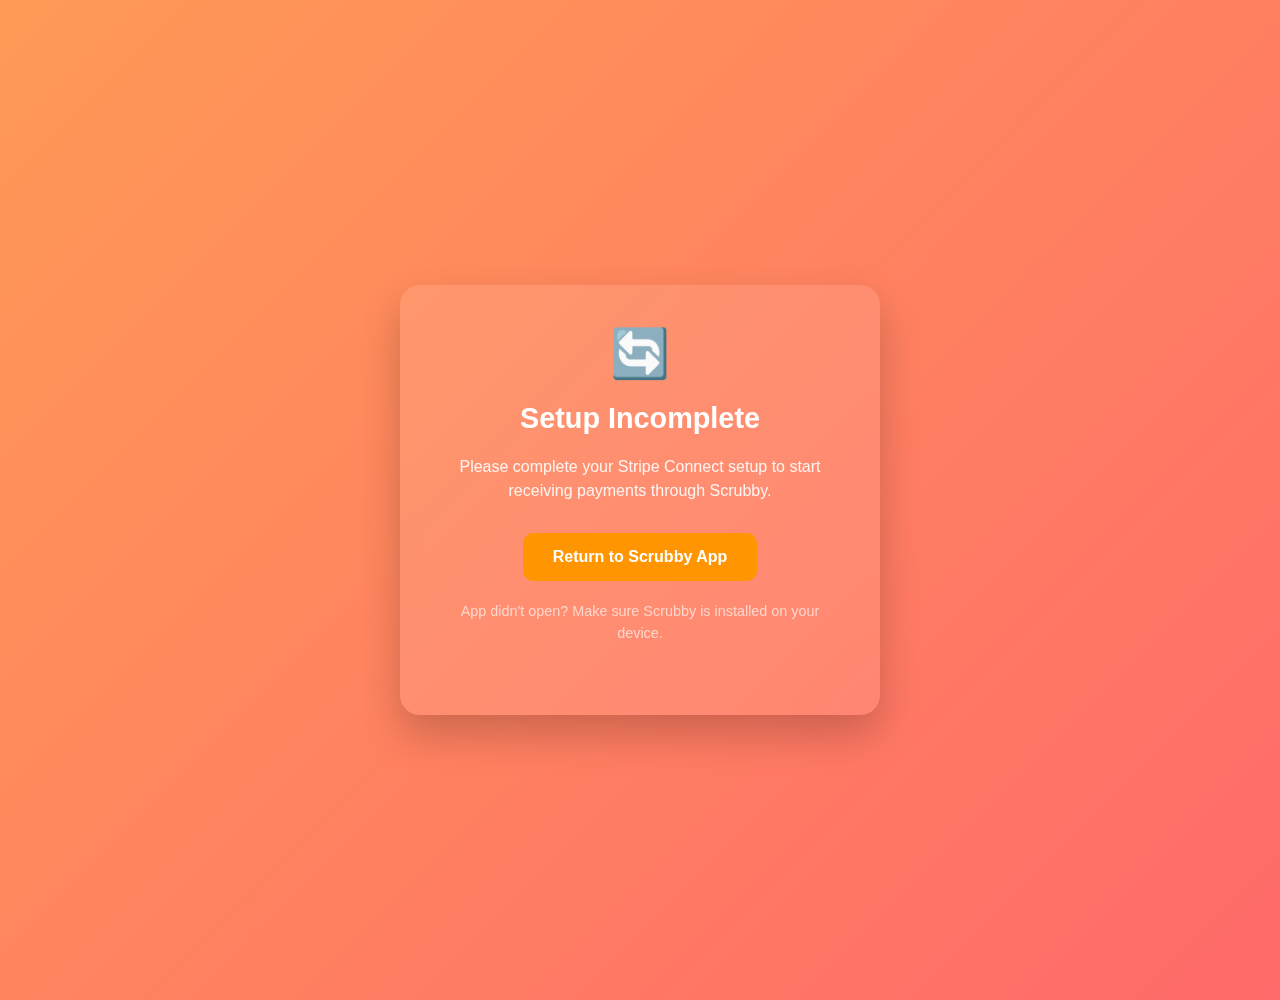
<file: stripe-connect/refresh.html>
<!DOCTYPE html>
<html lang="en">
<head>
    <meta charset="UTF-8">
    <meta name="viewport" content="width=device-width, initial-scale=1.0">
    <title>Complete Setup - Scrubby</title>
    <style>
        body {
            font-family: -apple-system, BlinkMacSystemFont, 'Segoe UI', Roboto, sans-serif;
            text-align: center;
            padding: 50px 20px;
            background: linear-gradient(135deg, #ff9a56 0%, #ff6a6a 100%);
            color: white;
            min-height: 100vh;
            margin: 0;
            display: flex;
            flex-direction: column;
            justify-content: center;
            align-items: center;
        }
        .container {
            max-width: 400px;
            background: rgba(255, 255, 255, 0.1);
            padding: 40px;
            border-radius: 20px;
            backdrop-filter: blur(10px);
            box-shadow: 0 20px 40px rgba(0, 0, 0, 0.2);
        }
        .warning {
            font-size: 3rem;
            margin-bottom: 20px;
        }
        h1 {
            margin: 0 0 20px 0;
            font-size: 1.8rem;
            font-weight: 600;
        }
        p {
            margin: 0 0 30px 0;
            opacity: 0.9;
            line-height: 1.5;
        }
        .btn {
            background: #FF9500;
            color: white;
            padding: 15px 30px;
            border: none;
            border-radius: 10px;
            font-size: 1rem;
            font-weight: 600;
            cursor: pointer;
            text-decoration: none;
            display: inline-block;
            transition: all 0.3s ease;
        }
        .btn:hover {
            background: #e8850a;
            transform: translateY(-2px);
        }
        .fallback {
            margin-top: 20px;
            font-size: 0.9rem;
            opacity: 0.7;
        }
    </style>
</head>
<body>
    <div class="container">
        <div class="warning">🔄</div>
        <h1>Setup Incomplete</h1>
        <p>Please complete your Stripe Connect setup to start receiving payments through Scrubby.</p>
        
        <a href="scrubby://stripe-connect/refresh" class="btn" id="openApp">
            Return to Scrubby App
        </a>
        
        <div class="fallback">
            <p>App didn't open? Make sure Scrubby is installed on your device.</p>
        </div>
    </div>

    <script>
        // Attempt to redirect to app immediately
        window.onload = function() {
            // Try to open the app
            window.location.href = 'scrubby://stripe-connect/refresh';
            
            // Fallback: If app doesn't open in 3 seconds, show the manual button
            setTimeout(function() {
                document.getElementById('openApp').style.display = 'inline-block';
            }, 3000);
        };
        
        // Handle button click
        document.getElementById('openApp').onclick = function(e) {
            e.preventDefault();
            window.location.href = 'scrubby://stripe-connect/refresh';
        };
    </script>
</body>
</html>
</file>
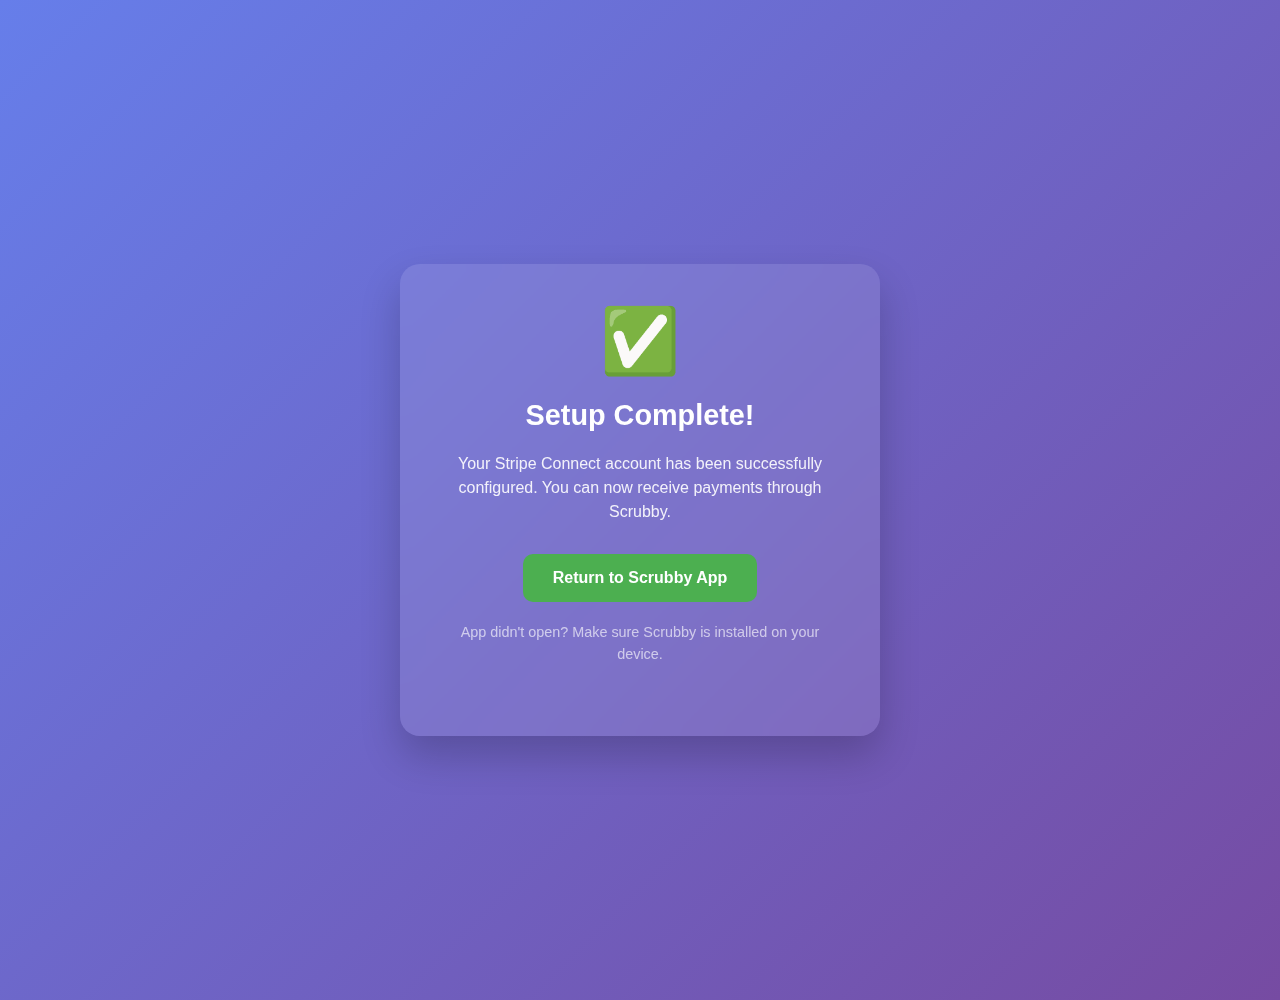
<file: stripe-connect/success.html>
<!DOCTYPE html>
<html lang="en">
<head>
    <meta charset="UTF-8">
    <meta name="viewport" content="width=device-width, initial-scale=1.0">
    <title>Stripe Connect Success - Scrubby</title>
    <style>
        body {
            font-family: -apple-system, BlinkMacSystemFont, 'Segoe UI', Roboto, sans-serif;
            text-align: center;
            padding: 50px 20px;
            background: linear-gradient(135deg, #667eea 0%, #764ba2 100%);
            color: white;
            min-height: 100vh;
            margin: 0;
            display: flex;
            flex-direction: column;
            justify-content: center;
            align-items: center;
        }
        .container {
            max-width: 400px;
            background: rgba(255, 255, 255, 0.1);
            padding: 40px;
            border-radius: 20px;
            backdrop-filter: blur(10px);
            box-shadow: 0 20px 40px rgba(0, 0, 0, 0.2);
        }
        .checkmark {
            font-size: 4rem;
            margin-bottom: 20px;
        }
        h1 {
            margin: 0 0 20px 0;
            font-size: 1.8rem;
            font-weight: 600;
        }
        p {
            margin: 0 0 30px 0;
            opacity: 0.9;
            line-height: 1.5;
        }
        .btn {
            background: #4CAF50;
            color: white;
            padding: 15px 30px;
            border: none;
            border-radius: 10px;
            font-size: 1rem;
            font-weight: 600;
            cursor: pointer;
            text-decoration: none;
            display: inline-block;
            transition: all 0.3s ease;
        }
        .btn:hover {
            background: #45a049;
            transform: translateY(-2px);
        }
        .fallback {
            margin-top: 20px;
            font-size: 0.9rem;
            opacity: 0.7;
        }
    </style>
</head>
<body>
    <div class="container">
        <div class="checkmark">✅</div>
        <h1>Setup Complete!</h1>
        <p>Your Stripe Connect account has been successfully configured. You can now receive payments through Scrubby.</p>
        
        <a href="scrubby://stripe-connect/success" class="btn" id="openApp">
            Return to Scrubby App
        </a>
        
        <div class="fallback">
            <p>App didn't open? Make sure Scrubby is installed on your device.</p>
        </div>
    </div>

    <script>
        // Attempt to redirect to app immediately
        window.onload = function() {
            // Try to open the app
            window.location.href = 'scrubby://stripe-connect/success';
            
            // Fallback: If app doesn't open in 3 seconds, show the manual button
            setTimeout(function() {
                document.getElementById('openApp').style.display = 'inline-block';
            }, 3000);
        };
        
        // Handle button click
        document.getElementById('openApp').onclick = function(e) {
            e.preventDefault();
            window.location.href = 'scrubby://stripe-connect/success';
        };
    </script>
</body>
</html>
</file>
<file: styles.css>
:root {
    --primary-color: #5B86E5;
    --secondary-color: #36D1DC;
    --accent-color: #4A7FE0;
    --gradient-calm: linear-gradient(135deg, #4ECDC4, #A8E6CF);
    --gradient-premium: linear-gradient(135deg, #5B86E5, #36D1DC);
    --text-dark: #2D3748;
    --text-body: #4A5568;
    --text-light: #718096;
    --text-lighter: #A0AEC0;
    --bg-light: #F7FAFC;
    --white: #FFFFFF;
    --shadow: 0 10px 30px rgba(0,0,0,0.1);
    --shadow-sm: 0 2px 10px rgba(0,0,0,0.05);

    /* Border radius scale */
    --radius-xs: 8px;
    --radius-sm: 12px;
    --radius-md: 16px;
    --radius-lg: 20px;
    --radius-xl: 24px;
    --radius-2xl: 40px;
    --radius-full: 50px;

    /* Transition timing */
    --timing-fast: 0.15s;
    --timing-normal: 0.3s;
    --timing-slow: 0.5s;
    --easing-standard: cubic-bezier(0.4, 0, 0.2, 1);
    --easing-in: cubic-bezier(0.4, 0, 1, 1);
    --easing-out: cubic-bezier(0, 0, 0.2, 1);
}

* {
    margin: 0;
    padding: 0;
    box-sizing: border-box;
}

html {
    scroll-behavior: smooth;
}

body {
    font-family: 'Poppins', sans-serif;
    color: var(--text-body);
    line-height: 1.6;
    overflow-x: hidden;
}

/* Text hierarchy */
h1, h2, h3, h4, h5, h6 {
    color: var(--text-dark);
    font-weight: 600;
}

/* Skeleton Loaders */
.skeleton {
    background: linear-gradient(
        90deg,
        var(--bg-light) 0%,
        rgba(247, 250, 252, 0.6) 40%,
        var(--bg-light) 80%,
        var(--bg-light) 100%
    );
    background-size: 200% 100%;
    animation: skeleton-loading 1.5s ease-in-out infinite;
    border-radius: var(--radius-sm);
    position: relative;
    overflow: hidden;
}

@keyframes skeleton-loading {
    0% {
        background-position: 200% 0;
    }
    100% {
        background-position: -200% 0;
    }
}

.skeleton-text {
    height: 1em;
    margin-bottom: 0.5em;
}

.skeleton-text:last-child {
    margin-bottom: 0;
    width: 80%;
}

.skeleton-title {
    height: 2em;
    margin-bottom: 0.5em;
}

.skeleton-avatar {
    width: 48px;
    height: 48px;
    border-radius: 50%;
}

.skeleton-card {
    min-height: 200px;
    border-radius: var(--radius-lg);
}

.skeleton-button {
    height: 44px;
    width: 120px;
    border-radius: var(--radius-full);
}

/* Custom Text Selection */
::selection {
    background: var(--primary-color);
    color: var(--white);
}

::-moz-selection {
    background: var(--primary-color);
    color: var(--white);
}

/* Custom Scrollbar (Webkit) */
::-webkit-scrollbar {
    width: 10px;
}

::-webkit-scrollbar-track {
    background: var(--bg-light);
}

::-webkit-scrollbar-thumb {
    background: var(--gradient-premium);
    border-radius: var(--radius-xs);
}

::-webkit-scrollbar-thumb:hover {
    opacity: 0.8;
}

/* Better Focus States for Accessibility */
a:focus-visible,
button:focus-visible,
.btn-primary:focus-visible,
.btn-outline:focus-visible,
.btn-secondary:focus-visible,
.btn-primary-large:focus-visible,
.btn-secondary-large:focus-visible {
    outline: 3px solid var(--accent-color);
    outline-offset: 3px;
    box-shadow: 0 0 0 5px rgba(91, 134, 229, 0.2);
}

.feature-card:focus-within,
.pain-card:focus-within {
    outline: 2px solid var(--accent-color);
    outline-offset: 2px;
}

/* Scroll Progress Indicator */
.scroll-progress {
    position: fixed;
    top: 0;
    left: 0;
    width: 0%;
    height: 3px;
    background: var(--gradient-premium);
    z-index: 9999;
    transition: width 0.1s ease;
}

.container {
    max-width: 1200px;
    margin: 0 auto;
    padding: 0 20px;
}

/* Navigation */
.navbar {
    position: fixed;
    top: 0;
    width: 100%;
    background: rgba(255, 255, 255, 0.7);
    box-shadow: 0 1px 3px rgba(0, 0, 0, 0.05);
    z-index: 1000;
    transition: all var(--timing-normal) var(--easing-standard);
    backdrop-filter: blur(20px) saturate(180%);
    -webkit-backdrop-filter: blur(20px) saturate(180%);
    border-bottom: 1px solid rgba(255, 255, 255, 0.2);
}

.navbar.scrolled {
    background: rgba(255, 255, 255, 0.85);
    backdrop-filter: blur(30px) saturate(180%);
    -webkit-backdrop-filter: blur(30px) saturate(180%);
    box-shadow: 0 4px 24px rgba(0, 0, 0, 0.08);
    border-bottom: 1px solid rgba(91, 134, 229, 0.1);
}

.nav-content {
    display: flex;
    justify-content: space-between;
    align-items: center;
    padding: 1.25rem 0;
    gap: 2rem;
}

.logo-img {
    height: 50px;
    width: auto;
    display: block;
}

.logo-text {
    font-size: 1.8rem;
    font-weight: 700;
    background: var(--gradient-premium);
    -webkit-background-clip: text;
    -webkit-text-fill-color: transparent;
    background-clip: text;
}

.nav-links {
    display: flex;
    align-items: center;
    gap: 2.5rem;
}

.nav-links a {
    text-decoration: none;
    color: var(--text-dark);
    font-weight: 500;
    font-size: 0.95rem;
    position: relative;
    transition: color var(--timing-normal) var(--easing-standard);
    letter-spacing: -0.01em;
}

.nav-links a:not(.btn-outline):not(.btn-primary)::after {
    content: '';
    position: absolute;
    bottom: -8px;
    left: 50%;
    transform: translateX(-50%);
    width: 0;
    height: 2px;
    background: var(--gradient-premium);
    transition: width var(--timing-normal) var(--easing-out);
    border-radius: var(--radius-full);
}

.nav-links a:not(.btn-outline):not(.btn-primary):hover::after {
    width: 100%;
}

.nav-links a:hover {
    color: var(--primary-color);
}

/* Enhanced button styling in nav */
.nav-links .btn-outline,
.nav-links .btn-primary {
    font-size: 0.9rem;
    padding: 0.65rem 1.6rem;
    font-weight: 600;
}

.btn-primary {
    background: var(--gradient-premium);
    color: var(--white) !important;
    padding: 0.6rem 1.5rem;
    border-radius: var(--radius-full);
    transition: transform var(--timing-normal) var(--easing-standard),
                box-shadow var(--timing-normal) var(--easing-standard),
                opacity var(--timing-normal) var(--easing-standard);
    border: none;
    cursor: pointer;
}

.btn-primary:hover {
    transform: translateY(-2px);
    box-shadow: var(--shadow);
    opacity: 0.9;
}

.btn-primary:active {
    transform: translateY(0) scale(0.98);
    box-shadow: 0 2px 10px rgba(0,0,0,0.1);
}

.btn-outline {
    background: transparent;
    border: 1px solid var(--primary-color);
    color: var(--primary-color) !important;
    padding: 0.55rem 1.4rem;
    border-radius: var(--radius-full);
    transition: background 0.3s ease, color 0.3s ease, transform 0.3s ease, box-shadow 0.3s ease;
}

.btn-outline:hover {
    background: var(--primary-color);
    color: var(--white) !important;
    transform: translateY(-2px);
    box-shadow: var(--shadow);
}

.btn-outline:active {
    transform: translateY(0) scale(0.98);
    box-shadow: 0 2px 10px rgba(0,0,0,0.1);
}

.mobile-menu-btn {
    display: none;
    flex-direction: column;
    gap: 5px;
    cursor: pointer;
    padding: 8px;
    border-radius: var(--radius-sm);
    transition: background var(--timing-fast) var(--easing-standard);
    position: relative;
    z-index: 1001;
}

.mobile-menu-btn:hover {
    background: rgba(91, 134, 229, 0.05);
}

.mobile-menu-btn span {
    width: 24px;
    height: 2.5px;
    background: var(--text-dark);
    transition: all var(--timing-normal) var(--easing-standard);
    border-radius: var(--radius-full);
}

.mobile-menu-btn.active span:nth-child(1) {
    transform: rotate(45deg) translate(7px, 7px);
}

.mobile-menu-btn.active span:nth-child(2) {
    opacity: 0;
    transform: translateX(-10px);
}

.mobile-menu-btn.active span:nth-child(3) {
    transform: rotate(-45deg) translate(7px, -7px);
}

/* Mobile Menu Overlay */
.mobile-menu {
    position: fixed;
    top: 0;
    right: -100%;
    width: 100%;
    max-width: 320px;
    height: 100vh;
    background: rgba(255, 255, 255, 0.98);
    backdrop-filter: blur(30px) saturate(180%);
    -webkit-backdrop-filter: blur(30px) saturate(180%);
    box-shadow: -4px 0 24px rgba(0, 0, 0, 0.1);
    z-index: 1000;
    transition: right var(--timing-normal) var(--easing-standard);
    padding: 100px 32px 32px;
    overflow-y: auto;
}

.mobile-menu.active {
    right: 0;
}

.mobile-menu-overlay {
    position: fixed;
    top: 0;
    left: 0;
    width: 100%;
    height: 100vh;
    background: rgba(0, 0, 0, 0.4);
    backdrop-filter: blur(2px);
    -webkit-backdrop-filter: blur(2px);
    z-index: 999;
    opacity: 0;
    visibility: hidden;
    transition: opacity var(--timing-normal) var(--easing-standard),
                visibility var(--timing-normal) var(--easing-standard);
}

.mobile-menu-overlay.active {
    opacity: 1;
    visibility: visible;
}

.mobile-menu-links {
    display: flex;
    flex-direction: column;
    gap: 0;
}

.mobile-menu-links a {
    text-decoration: none;
    color: var(--text-dark);
    font-weight: 500;
    font-size: 1.1rem;
    padding: 1rem 0;
    border-bottom: 1px solid rgba(91, 134, 229, 0.08);
    transition: all var(--timing-fast) var(--easing-standard);
    display: flex;
    align-items: center;
    justify-content: space-between;
}

.mobile-menu-links a:hover {
    color: var(--primary-color);
    padding-left: 8px;
}

.mobile-menu-links a::after {
    content: '→';
    opacity: 0;
    transition: opacity var(--timing-fast) var(--easing-standard);
}

.mobile-menu-links a:hover::after {
    opacity: 1;
}

.mobile-menu-buttons {
    display: flex;
    flex-direction: column;
    gap: 1rem;
    margin-top: 2rem;
    padding-top: 2rem;
    border-top: 2px solid rgba(91, 134, 229, 0.1);
}

.mobile-menu-buttons .btn-outline,
.mobile-menu-buttons .btn-primary {
    width: 100%;
    text-align: center;
    padding: 1rem;
    font-size: 1rem;
}

/* Hero Section */
.hero {
    margin-top: 80px;
    padding: 80px 0;
    background: linear-gradient(135deg, var(--bg-light) 0%, var(--white) 100%);
    background-size: 200% 200%;
    animation: gradient-shift 15s ease infinite;
    position: relative;
    overflow: hidden;
}

@keyframes gradient-shift {
    0% {
        background-position: 0% 50%;
    }
    50% {
        background-position: 100% 50%;
    }
    100% {
        background-position: 0% 50%;
    }
}

.hero::before {
    content: '';
    position: absolute;
    top: -50%;
    right: -10%;
    width: 600px;
    height: 600px;
    background: radial-gradient(circle, var(--accent-color) 0%, transparent 70%);
    opacity: 0.1;
    animation: float 20s infinite ease-in-out;
}

@keyframes float {
    0%, 100% { transform: translateY(0) rotate(0deg); }
    50% { transform: translateY(-50px) rotate(180deg); }
}

@keyframes float-gentle {
    0%, 100% { transform: translateY(0); }
    50% { transform: translateY(-10px); }
}

.hero-content {
    display: grid;
    grid-template-columns: 1fr 1fr;
    gap: 60px;
    align-items: center;
}

.hero-title {
    font-size: 3.5rem;
    font-weight: 700;
    line-height: 1.15;
    letter-spacing: -0.02em;
    margin-bottom: 1.5rem;
    background: var(--gradient-premium);
    -webkit-background-clip: text;
    -webkit-text-fill-color: transparent;
    background-clip: text;
}

.hero-subtitle {
    font-size: 1.3rem;
    color: var(--text-light);
    margin-bottom: 2rem;
}

.hero-cta {
    display: flex;
    gap: 1rem;
    margin-bottom: 2rem;
}

.app-store-btn img, .google-play-btn img {
    height: 50px;
    transition: transform 0.3s ease;
}

.app-store-btn:hover img, .google-play-btn:hover img {
    transform: scale(1.05);
}

.hero-locations {
    display: flex;
    flex-wrap: wrap;
    gap: 1rem;
}

.location-badge {
    background: var(--white);
    padding: 0.5rem 1rem;
    border-radius: var(--radius-full);
    box-shadow: var(--shadow-sm);
    font-weight: 500;
}

.phone-mockup {
    position: relative;
    width: 350px;
    height: 700px;
    margin: 0 auto;
    background: #000;
    border-radius: var(--radius-2xl);
    padding: 10px;
    box-shadow: var(--shadow);
    animation: float-phone 6s infinite ease-in-out;
}

@keyframes float-phone {
    0%, 100% { transform: translateY(0); }
    50% { transform: translateY(-20px); }
}

.phone-screen {
    width: 100%;
    height: 100%;
    background: var(--white);
    border-radius: var(--radius-xl);
    overflow: hidden;
    display: flex;
    align-items: center;
    justify-content: center;
    padding: 20px;
    position: relative;
}

.app-logo-display {
    max-width: 80%;
    max-height: 80%;
    width: auto;
    height: auto;
    object-fit: contain;
}

/* Image Loading Optimizations */
.lazy-image {
    opacity: 0;
    transition: opacity 0.6s ease-in-out;
}

.lazy-image.loaded {
    opacity: 1;
}

.logo-img {
    opacity: 0;
    animation: logo-fade-in 0.5s ease-in-out forwards;
}

@keyframes logo-fade-in {
    to {
        opacity: 1;
    }
}

.phone-screen::before {
    content: '';
    position: absolute;
    top: 50%;
    left: 50%;
    transform: translate(-50%, -50%);
    width: 50px;
    height: 50px;
    border: 3px solid rgba(91, 134, 229, 0.3);
    border-top-color: var(--primary-color);
    border-radius: 50%;
    animation: loading-spin 1s linear infinite;
    opacity: 0;
    transition: opacity 0.3s ease;
}

.phone-screen:has(.lazy-image:not(.loaded))::before {
    opacity: 1;
}

@keyframes loading-spin {
    to {
        transform: translate(-50%, -50%) rotate(360deg);
    }
}

/* Features Section */
.features {
    padding: 100px 0;
    background: var(--white);
    position: relative;
}

.features::before {
    content: '';
    position: absolute;
    top: 0;
    left: 0;
    right: 0;
    bottom: 0;
    background: radial-gradient(circle at center top, rgba(91, 134, 229, 0.015) 0%, transparent 60%);
    pointer-events: none;
}

.features.analytics {
    background: linear-gradient(135deg, var(--bg-light) 0%, var(--white) 100%);
}

/* Hero Features Grid */
.hero-features-grid {
    display: grid;
    grid-template-columns: repeat(auto-fit, minmax(320px, 1fr));
    gap: 40px;
    margin-bottom: 60px;
}

.hero-feature-card {
    background: linear-gradient(135deg, var(--bg-light) 0%, var(--white) 100%);
    padding: 48px;
    border-radius: var(--radius-lg);
    border: 2px solid transparent;
    transition: all var(--timing-normal) var(--easing-standard);
    box-shadow: 0 4px 20px rgba(0,0,0,0.08);
    position: relative;
    overflow: hidden;
}

.hero-feature-card::before {
    content: '';
    position: absolute;
    inset: 0;
    border-radius: var(--radius-lg);
    padding: 2px;
    background: var(--gradient-premium);
    -webkit-mask: linear-gradient(#fff 0 0) content-box, linear-gradient(#fff 0 0);
    -webkit-mask-composite: xor;
    mask-composite: exclude;
    opacity: 0;
    transition: opacity var(--timing-normal) var(--easing-standard);
}

.hero-feature-card:hover::before {
    opacity: 1;
}

.hero-feature-card:hover {
    transform: translateY(-12px) scale(1.02);
    box-shadow: 0 24px 48px rgba(91, 134, 229, 0.2), 0 12px 24px rgba(0,0,0,0.12);
    background: var(--white);
}

.feature-icon-large {
    font-size: 4rem;
    margin-bottom: 1.5rem;
    display: inline-block;
    transition: transform var(--timing-normal) var(--easing-standard);
}

.hero-feature-card:hover .feature-icon-large {
    animation: icon-bounce 0.6s ease;
}

.hero-feature-card h3 {
    font-size: 1.6rem;
    margin-bottom: 1rem;
    color: var(--text-dark);
    font-weight: 700;
    letter-spacing: -0.01em;
}

.hero-feature-card p {
    color: var(--text-body);
    line-height: 1.7;
    font-size: 1.05rem;
    margin-bottom: 1.25rem;
}

.feature-highlight {
    display: inline-block;
    background: rgba(91, 134, 229, 0.08);
    color: var(--primary-color);
    padding: 0.6rem 1.2rem;
    border-radius: var(--radius-full);
    font-size: 0.9rem;
    font-weight: 600;
    margin-top: 0.5rem;
}

/* Section Divider */
.section-divider {
    text-align: center;
    margin: 60px 0 40px;
    position: relative;
}

.section-divider::before,
.section-divider::after {
    content: '';
    position: absolute;
    top: 50%;
    width: 30%;
    height: 2px;
    background: linear-gradient(to right, transparent, var(--primary-color), transparent);
    opacity: 0.2;
}

.section-divider::before {
    left: 0;
}

.section-divider::after {
    right: 0;
}

.section-divider h3 {
    font-size: 1.6rem;
    color: var(--text-light);
    font-weight: 600;
    display: inline-block;
    background: var(--white);
    padding: 0 2rem;
    position: relative;
}

/* Secondary Features Grid */
.secondary-features-grid {
    display: grid;
    grid-template-columns: repeat(auto-fit, minmax(280px, 1fr));
    gap: 24px;
}

.secondary-feature-card {
    background: var(--bg-light);
    padding: 32px;
    border-radius: var(--radius-md);
    text-align: left;
    transition: all var(--timing-normal) var(--easing-standard);
    box-shadow: 0 2px 8px rgba(0,0,0,0.04);
}

.secondary-feature-card:hover {
    transform: translateY(-6px);
    box-shadow: 0 12px 24px rgba(91, 134, 229, 0.12), 0 6px 12px rgba(0,0,0,0.08);
    background: var(--white);
}

.secondary-feature-card .feature-icon {
    font-size: 2.5rem;
    margin-bottom: 1rem;
    display: inline-block;
    transition: transform var(--timing-normal) var(--easing-standard);
}

.secondary-feature-card:hover .feature-icon {
    transform: scale(1.1) rotate(5deg);
}

.secondary-feature-card h3 {
    font-size: 1.2rem;
    margin-bottom: 0.75rem;
    color: var(--text-dark);
    font-weight: 600;
}

.secondary-feature-card p {
    color: var(--text-light);
    line-height: 1.6;
    font-size: 0.95rem;
}

.feature-cluster {
    margin-bottom: 60px;
}

.cluster-heading {
    font-size: 1.8rem;
    font-weight: 600;
    color: var(--text-dark);
    margin-bottom: 0.5rem;
    text-align: left;
    letter-spacing: -0.01em;
}

.cluster-subtitle {
    max-width: 780px;
    color: var(--text-light);
    text-align: left;
    margin-bottom: 30px;
}

.feature-cluster .features-grid {
    margin-top: 30px;
}

.section-header {
    text-align: center;
    margin-bottom: 60px;
}

.section-header h2 {
    font-size: 2.5rem;
    font-weight: 700;
    margin-bottom: 1rem;
    color: var(--text-dark);
    letter-spacing: -0.015em;
}

.section-header p {
    font-size: 1.2rem;
    color: var(--text-light);
}

.features-grid {
    display: grid;
    grid-template-columns: repeat(auto-fit, minmax(350px, 1fr));
    gap: 30px;
}

.feature-card {
    background: var(--bg-light);
    padding: 40px;
    border-radius: var(--radius-lg);
    text-align: center;
    transition: transform var(--timing-normal) var(--easing-standard),
                box-shadow var(--timing-normal) var(--easing-standard),
                background var(--timing-normal) var(--easing-standard);
    box-shadow: 0 4px 6px rgba(0,0,0,0.05);
}

.feature-card:hover {
    transform: translateY(-10px) scale(1.02);
    box-shadow: 0 20px 40px rgba(91, 134, 229, 0.15), 0 10px 20px rgba(0,0,0,0.1);
    background: var(--white);
}

.feature-icon {
    font-size: 3rem;
    margin-bottom: 1rem;
    display: inline-block;
    transition: transform 0.3s ease;
}

.feature-card:hover .feature-icon {
    animation: icon-bounce 0.6s ease;
}

@keyframes icon-bounce {
    0%, 100% {
        transform: translateY(0);
    }
    25% {
        transform: translateY(-10px);
    }
    50% {
        transform: translateY(-5px);
    }
    75% {
        transform: translateY(-8px);
    }
}

.feature-card h3 {
    font-size: 1.3rem;
    margin-bottom: 1rem;
    color: var(--text-dark);
}

.feature-card.align-left {
    text-align: left;
}

.feature-card p {
    color: var(--text-light);
    line-height: 1.6;
}

/* How It Works */
.how-it-works {
    padding: 100px 0;
    background: linear-gradient(135deg, var(--bg-light) 0%, var(--white) 100%);
}

.steps {
    display: flex;
    justify-content: space-between;
    align-items: center;
    max-width: 900px;
    margin: 0 auto;
}

.step {
    text-align: center;
    flex: 1;
}

.step-number {
    width: 80px;
    height: 80px;
    margin: 0 auto 1.5rem;
    background: var(--gradient-premium);
    color: var(--white);
    font-size: 2rem;
    font-weight: 700;
    border-radius: 50%;
    display: flex;
    align-items: center;
    justify-content: center;
    animation: pulse 2s infinite;
}

@keyframes pulse {
    0% { box-shadow: 0 0 0 0 rgba(91, 134, 229, 0.4); }
    70% { box-shadow: 0 0 0 20px rgba(91, 134, 229, 0); }
    100% { box-shadow: 0 0 0 0 rgba(91, 134, 229, 0); }
}

.step h3 {
    font-size: 1.3rem;
    margin-bottom: 0.5rem;
    color: var(--text-dark);
}

.step p {
    color: var(--text-light);
}

.step-arrow {
    font-size: 2rem;
    color: var(--primary-color);
    animation: slide 2s infinite;
}

@keyframes slide {
    0%, 100% { transform: translateX(0); }
    50% { transform: translateX(10px); }
}

/* Provider Section */
.providers {
    padding: 100px 0;
    background: var(--white);
}

.provider-content {
    display: grid;
    grid-template-columns: 1fr 1fr;
    gap: 60px;
    align-items: center;
}

.provider-subtitle {
    font-size: 1.2rem;
    color: var(--text-light);
    margin-bottom: 2rem;
}

.provider-benefits {
    list-style: none;
    margin-bottom: 2rem;
}

.provider-benefits li {
    padding: 0.5rem 0;
    font-size: 1.1rem;
    color: var(--text-dark);
}

.btn-secondary {
    display: inline-block;
    background: var(--secondary-color);
    color: var(--white);
    padding: 1rem 2rem;
    border-radius: var(--radius-full);
    text-decoration: none;
    font-weight: 600;
    transition: transform 0.3s ease, box-shadow 0.3s ease;
}

.btn-secondary:hover {
    transform: translateY(-3px);
    box-shadow: var(--shadow);
}

.btn-secondary:active {
    transform: translateY(0) scale(0.98);
    box-shadow: 0 2px 10px rgba(0,0,0,0.1);
}

.provider-note {
    margin-top: 1rem;
    color: var(--text-light);
    font-size: 0.9rem;
}

.provider-card {
    background: var(--gradient-premium);
    color: var(--white);
    padding: 40px;
    border-radius: var(--radius-lg);
    box-shadow: var(--shadow);
    animation: float-gentle 20s infinite ease-in-out;
}

.provider-card h3 {
    font-size: 1.5rem;
    margin-bottom: 1rem;
}

.provider-highlight {
    font-size: 2rem;
    font-weight: 700;
    margin-bottom: 1rem;
}

/* Download Section */
.download {
    padding: 100px 0;
    background: var(--gradient-premium);
    color: var(--white);
    text-align: center;
}

.download h2 {
    font-size: 2.5rem;
    margin-bottom: 1rem;
}

.download p {
    font-size: 1.2rem;
    margin-bottom: 2rem;
    opacity: 0.95;
}

.download-buttons {
    display: flex;
    justify-content: center;
    gap: 1rem;
}

/* Footer */
.footer {
    background: var(--text-dark);
    color: var(--white);
    padding: 60px 0 20px;
}

.footer-content {
    display: grid;
    grid-template-columns: 2fr 3fr;
    gap: 60px;
    margin-bottom: 40px;
}

.footer-logo {
    font-size: 1.8rem;
    font-weight: 700;
    margin-bottom: 0.5rem;
}

.footer-brand p {
    color: var(--text-light);
    margin-bottom: 1.5rem;
}

.social-links {
    display: flex;
    gap: 1rem;
}

.social-links a {
    font-size: 1.5rem;
    transition: transform 0.3s ease;
}

.social-links a:hover {
    transform: scale(1.2);
}

.footer-links {
    display: grid;
    grid-template-columns: repeat(3, 1fr);
    gap: 40px;
}

.footer-column h4 {
    margin-bottom: 1rem;
    font-size: 1.1rem;
}

.footer-column a {
    display: block;
    color: var(--text-light);
    text-decoration: none;
    padding: 0.3rem 0;
    position: relative;
    transition: color 0.3s ease;
}

.footer-column a::after {
    content: '';
    position: absolute;
    bottom: 0;
    left: 0;
    width: 0;
    height: 2px;
    background: var(--gradient-premium);
    transition: width 0.3s ease;
}

.footer-column a:hover {
    color: var(--white);
}

.footer-column a:hover::after {
    width: 100%;
}

.footer-bottom {
    text-align: center;
    padding-top: 30px;
    border-top: 1px solid rgba(255,255,255,0.1);
    color: var(--text-lighter);
}

/* Pillar Sections */
.pillar-section {
    padding: 100px 0;
    position: relative;
    overflow: hidden;
}

.pillar-section::before {
    content: '';
    position: absolute;
    top: 0;
    left: 0;
    right: 0;
    bottom: 0;
    background: radial-gradient(circle at 20% 50%, rgba(91, 134, 229, 0.03) 0%, transparent 50%);
    pointer-events: none;
}

.pillar-section.pillar-alt {
    background: var(--bg-light);
}

.pillar-section.pillar-alt::before {
    background: radial-gradient(circle at 80% 50%, rgba(54, 209, 220, 0.05) 0%, transparent 50%);
}

.pillar-content {
    display: grid;
    grid-template-columns: 1fr 1fr;
    gap: 60px;
    align-items: center;
}

.pillar-content.pillar-reverse {
    direction: rtl;
}

.pillar-content.pillar-reverse > * {
    direction: ltr;
}

.pillar-badge {
    display: inline-block;
    background: var(--gradient-premium);
    color: white;
    padding: 6px 16px;
    border-radius: var(--radius-full);
    font-size: 0.85rem;
    font-weight: 600;
    margin-bottom: 16px;
    text-transform: uppercase;
    letter-spacing: 0.5px;
}

.pillar-text h2 {
    font-size: 2.5rem;
    font-weight: 700;
    color: var(--text-dark);
    margin-bottom: 16px;
    line-height: 1.2;
}

.pillar-description {
    font-size: 1.15rem;
    color: var(--text-body);
    margin-bottom: 24px;
    line-height: 1.7;
}

.pillar-features {
    list-style: none;
    padding: 0;
    margin: 0 0 32px 0;
}

.pillar-features li {
    position: relative;
    padding-left: 28px;
    margin-bottom: 12px;
    color: var(--text-body);
    font-size: 1rem;
}

.pillar-features li::before {
    content: '✓';
    position: absolute;
    left: 0;
    color: var(--primary-color);
    font-weight: 600;
}

.pillar-visual {
    display: flex;
    justify-content: center;
    align-items: center;
}

.pillar-icon-large {
    font-size: 8rem;
    opacity: 0.9;
    filter: drop-shadow(0 10px 30px rgba(91, 134, 229, 0.2));
    animation: float-gentle 6s ease-in-out infinite;
}

@keyframes float-gentle {
    0%, 100% { transform: translateY(0); }
    50% { transform: translateY(-15px); }
}

/* Reduced Motion for Accessibility */
@media (prefers-reduced-motion: reduce) {
    *,
    *::before,
    *::after {
        animation-duration: 0.01ms !important;
        animation-iteration-count: 1 !important;
        transition-duration: 0.01ms !important;
        scroll-behavior: auto !important;
    }

    .hero {
        animation: none !important;
    }

    .phone-mockup {
        animation: none !important;
    }
}

/* Responsive Design */
@media (max-width: 768px) {
    /* Consistent container padding on mobile */
    .container {
        padding: 0 16px;
    }

    /* Touch target optimization - minimum 44x44px */
    .btn-primary,
    .btn-outline,
    .btn-secondary {
        min-height: 44px;
        padding: 0.75rem 1.5rem;
    }

    .btn-primary-large,
    .btn-secondary-large {
        min-height: 48px;
        padding: 1.1rem 2rem;
    }

    .mobile-menu-btn {
        min-width: 44px;
        min-height: 44px;
        padding: 10px;
    }

    .nav-links a {
        padding: 0.75rem 1rem;
        min-height: 44px;
        display: flex;
        align-items: center;
    }

    .footer-column a {
        padding: 0.75rem 0;
        min-height: 44px;
        display: flex;
        align-items: center;
        justify-content: center;
    }

    .social-links a {
        min-width: 44px;
        min-height: 44px;
        display: inline-flex;
        align-items: center;
        justify-content: center;
    }

    .nav-links {
        display: none;
    }

    .mobile-menu-btn {
        display: flex;
    }

    /* Hero section mobile spacing */
    .hero {
        padding: 60px 0 40px;
    }

    .hero-content {
        grid-template-columns: 1fr;
        text-align: center;
        gap: 40px;
    }

    .hero-title {
        font-size: 2.5rem;
        margin-bottom: 1rem;
    }

    .logo-img {
        height: 40px;
    }

    .hero-subtitle {
        font-size: 1.1rem;
        margin-bottom: 1.5rem;
    }

    .hero-cta {
        gap: 0.75rem;
        flex-direction: column;
        align-items: stretch;
        margin-bottom: 1.5rem;
    }

    .hero-cta a {
        width: 100%;
        text-align: center;
    }

    .phone-mockup {
        width: 280px;
        height: 560px;
    }

    .hero-locations {
        justify-content: center;
        gap: 0.75rem;
    }

    /* Section spacing consistency */
    .features,
    .how-it-works,
    .providers,
    .download {
        padding: 60px 0;
    }

    .pain-points,
    .pricing-teaser,
    .comparison,
    .testimonials,
    .final-cta {
        padding: 60px 16px;
    }

    /* Pillar sections mobile */
    .pillar-section {
        padding: 60px 0;
    }

    .pillar-content {
        grid-template-columns: 1fr;
        gap: 40px;
        text-align: center;
    }

    .pillar-content.pillar-reverse {
        direction: ltr;
    }

    .pillar-text h2 {
        font-size: 1.8rem;
    }

    .pillar-description {
        font-size: 1rem;
    }

    .pillar-features {
        text-align: left;
        max-width: 320px;
        margin: 0 auto 24px;
    }

    .pillar-visual {
        order: -1;
    }

    .pillar-icon-large {
        font-size: 5rem;
    }

    .section-header {
        margin-bottom: 40px;
    }

    .section-header h2 {
        font-size: 2rem;
        margin-bottom: 0.75rem;
    }

    .section-header p {
        font-size: 1.1rem;
    }

    .features-grid {
        grid-template-columns: 1fr;
        gap: 20px;
    }

    .feature-card {
        padding: 30px 24px;
    }

    .hero-features-grid {
        grid-template-columns: 1fr;
        gap: 24px;
        margin-bottom: 40px;
    }

    .hero-feature-card {
        padding: 32px 24px;
    }

    .hero-feature-card h3 {
        font-size: 1.4rem;
    }

    .hero-feature-card p {
        font-size: 1rem;
    }

    .feature-icon-large {
        font-size: 3rem;
        margin-bottom: 1rem;
    }

    .section-divider {
        margin: 40px 0 30px;
    }

    .section-divider h3 {
        font-size: 1.3rem;
        padding: 0 1rem;
    }

    .section-divider::before,
    .section-divider::after {
        width: 20%;
    }

    .secondary-features-grid {
        grid-template-columns: 1fr;
        gap: 16px;
    }

    .secondary-feature-card {
        padding: 24px;
    }

    .cluster-heading,
    .cluster-subtitle {
        text-align: center;
    }

    .cluster-subtitle {
        margin-left: auto;
        margin-right: auto;
    }

    .feature-card.align-left {
        text-align: center;
    }

    .feature-cluster {
        margin-bottom: 50px;
    }

    .steps {
        flex-direction: column;
        gap: 32px;
    }

    .step-arrow {
        transform: rotate(90deg);
    }

    .provider-content {
        grid-template-columns: 1fr;
        gap: 40px;
    }

    .footer-content {
        grid-template-columns: 1fr;
        gap: 40px;
    }

    .footer-links {
        grid-template-columns: 1fr;
        text-align: center;
        gap: 32px;
    }

    .pain-grid {
        gap: 1.5rem;
    }

    .pain-card {
        padding: 1.5rem;
    }
}/* Additional styles for provider-focused landing page */
/* Add these to your existing styles.css */

/* Hero Stats */
.hero-stats {
    display: flex;
    gap: 2rem;
    margin: 2rem 0;
    flex-wrap: wrap;
}

.hero-stats .stat {
    display: flex;
    flex-direction: column;
    align-items: flex-start;
}

.hero-stats .stat strong {
    font-size: 2.5rem;
    font-weight: 700;
    color: var(--primary-color, #5B86E5);
    line-height: 1;
}

.hero-stats .stat span {
    font-size: 0.9rem;
    color: var(--text-light, #718096);
    margin-top: 0.25rem;
}

.hero-note {
    margin-top: 1rem;
    font-size: 0.9rem;
    color: var(--text-light, #718096);
}

.btn-primary-large,
.btn-secondary-large {
    padding: 1rem 2.5rem;
    font-size: 1.1rem;
    border-radius: var(--radius-full);
    text-decoration: none;
    font-weight: 600;
    display: inline-block;
    transition: all 0.3s ease;
}

.btn-primary-large {
    background: var(--gradient-premium);
    color: white;
    position: relative;
    animation: cta-pulse 3s ease-in-out infinite;
}

@keyframes cta-pulse {
    0%, 100% {
        box-shadow: 0 0 0 0 rgba(91, 134, 229, 0.4);
    }
    50% {
        box-shadow: 0 0 0 15px rgba(91, 134, 229, 0);
    }
}

.btn-secondary-large {
    background: white;
    color: var(--primary-color, #5B86E5);
    border: 2px solid var(--primary-color, #5B86E5);
}

.btn-primary-large:hover {
    transform: translateY(-2px);
    box-shadow: 0 10px 30px rgba(0,0,0,0.2);
    animation: none;
}

.btn-primary-large:active {
    transform: translateY(0) scale(0.98);
    box-shadow: 0 5px 15px rgba(0,0,0,0.15);
}

.btn-secondary-large:hover {
    background: var(--primary-color, #5B86E5);
    color: white;
}

.btn-secondary-large:active {
    transform: translateY(0) scale(0.98);
}

/* Pain Points Section */
.pain-points {
    padding: 80px 20px;
    background: linear-gradient(135deg, rgba(247, 250, 252, 0.95) 0%, rgba(255, 255, 255, 0.95) 100%);
    position: relative;
}

.pain-points::before {
    content: '';
    position: absolute;
    top: 0;
    left: 0;
    right: 0;
    bottom: 0;
    background: radial-gradient(circle at top right, rgba(91, 134, 229, 0.03) 0%, transparent 50%),
                radial-gradient(circle at bottom left, rgba(91, 134, 229, 0.03) 0%, transparent 50%);
    pointer-events: none;
}

.pain-grid {
    display: grid;
    grid-template-columns: repeat(auto-fit, minmax(280px, 1fr));
    gap: 2rem;
    margin-top: 3rem;
}

.pain-card {
    background: white;
    padding: 2rem;
    border-radius: var(--radius-md);
    box-shadow: 0 4px 20px rgba(0,0,0,0.08);
    transition: transform var(--timing-normal) var(--easing-standard),
                box-shadow var(--timing-normal) var(--easing-standard);
}

.pain-card:hover {
    transform: translateY(-8px) scale(1.02);
    box-shadow: 0 15px 35px rgba(255, 107, 107, 0.15), 0 8px 15px rgba(0,0,0,0.1);
}

.pain-icon {
    font-size: 3rem;
    margin-bottom: 1rem;
    display: inline-block;
    transition: transform 0.3s ease;
}

.pain-card:hover .pain-icon {
    animation: icon-bounce 0.6s ease;
}

.pain-card h3 {
    font-size: 1.3rem;
    margin-bottom: 0.75rem;
    color: var(--text-dark, #2D3748);
}

.pain-card p {
    color: var(--text-light, #718096);
    margin-bottom: 1rem;
    line-height: 1.6;
}

.pain-card .solution {
    color: var(--accent-color, #4ECDC4);
    font-weight: 600;
    padding-top: 1rem;
    border-top: 2px solid var(--bg-light, #F7FAFC);
}

/* Pricing Teaser */
.pricing-teaser {
    padding: 80px 20px;
    background: white;
    position: relative;
}

.pricing-teaser::before {
    content: '';
    position: absolute;
    top: 0;
    left: 0;
    right: 0;
    bottom: 0;
    background: radial-gradient(circle at bottom left, rgba(255, 107, 107, 0.02) 0%, transparent 50%),
                radial-gradient(circle at top right, rgba(91, 134, 229, 0.02) 0%, transparent 50%);
    pointer-events: none;
}

.pricing-content {
    text-align: center;
    max-width: 900px;
    margin: 0 auto;
}

.pricing-subtitle {
    font-size: 1.2rem;
    color: var(--text-light, #718096);
    margin-bottom: 3rem;
}

.pricing-quick {
    display: flex;
    justify-content: center;
    align-items: center;
    gap: 2rem;
    margin: 3rem 0;
    flex-wrap: wrap;
}

.price-option {
    background: var(--bg-light, #F7FAFC);
    padding: 2rem;
    border-radius: var(--radius-md);
    min-width: 250px;
    position: relative;
}

.price-option.popular {
    background: white;
    position: relative;
    border: none;
    overflow: hidden;
}

.price-option.popular::before {
    content: '';
    position: absolute;
    inset: 0;
    border-radius: var(--radius-md);
    padding: 3px;
    background: var(--gradient-premium);
    -webkit-mask: linear-gradient(#fff 0 0) content-box, linear-gradient(#fff 0 0);
    -webkit-mask-composite: xor;
    mask-composite: exclude;
}

.price-option.popular::after {
    content: '';
    position: absolute;
    inset: 3px;
    background: rgba(91, 134, 229, 0.05);
    border-radius: var(--radius-sm);
    z-index: -1;
}

.price-option.popular > * {
    position: relative;
    z-index: 1;
}

@keyframes gradient-rotate {
    0% {
        filter: hue-rotate(0deg);
    }
    100% {
        filter: hue-rotate(360deg);
    }
}

.price-option .badge {
    position: absolute;
    top: -12px;
    right: 20px;
    background: var(--gradient-premium);
    color: white;
    padding: 0.4rem 1rem;
    border-radius: var(--radius-full);
    font-size: 0.85rem;
    font-weight: 600;
}

.price-option h3 {
    font-size: 1.3rem;
    margin-bottom: 0.5rem;
}

.price-option .price {
    font-size: 3rem;
    font-weight: 700;
    color: var(--primary-color, #5B86E5);
    margin: 0.5rem 0;
}

.price-option .price span {
    font-size: 1.2rem;
    color: var(--text-light, #718096);
}

.price-option p {
    margin: 0.5rem 0;
    color: var(--text-dark, #2D3748);
}

.price-option .price-detail {
    font-size: 0.9rem;
    color: var(--text-light, #718096);
    margin-top: 1rem;
}

.price-divider {
    font-size: 1.5rem;
    font-weight: 700;
    color: var(--text-light, #718096);
}

/* Comparison Table */
.comparison {
    padding: 80px 20px;
    background: linear-gradient(135deg, rgba(247, 250, 252, 0.98) 0%, rgba(255, 255, 255, 0.95) 100%);
    position: relative;
}

.comparison::before {
    content: '';
    position: absolute;
    top: 0;
    left: 0;
    right: 0;
    bottom: 0;
    background: radial-gradient(circle at top left, rgba(91, 134, 229, 0.04) 0%, transparent 50%),
                radial-gradient(circle at bottom right, rgba(91, 134, 229, 0.03) 0%, transparent 50%);
    pointer-events: none;
}

.comparison-table-wrapper {
    overflow-x: auto;
    margin-top: 2rem;
}

.comparison-table {
    width: 100%;
    background: white;
    border-radius: var(--radius-md);
    overflow: hidden;
    box-shadow: 0 4px 20px rgba(0,0,0,0.08);
}

.comparison-table th,
.comparison-table td {
    padding: 1.25rem;
    text-align: left;
    border-bottom: 1px solid var(--bg-light, #F7FAFC);
}

.comparison-table thead th {
    background: var(--text-dark, #2D3748);
    color: white;
    font-weight: 600;
}

.comparison-table th.highlight {
    background: var(--gradient-premium);
    color: white;
    font-weight: 600;
}

.comparison-table td.highlight {
    background: rgba(91, 134, 229, 0.05);
    font-weight: 600;
}

.comparison-table tbody tr:nth-child(even) {
    background: rgba(247, 250, 252, 0.5);
}

.comparison-table tbody tr:hover {
    background: rgba(91, 134, 229, 0.1) !important;
}

.table-note {
    text-align: center;
    margin-top: 1rem;
    font-size: 0.9rem;
    color: var(--text-light, #718096);
}

/* Testimonials */
.testimonials {
    padding: 80px 20px;
    background: white;
    position: relative;
}

.testimonials::before {
    content: '';
    position: absolute;
    top: 0;
    left: 0;
    right: 0;
    bottom: 0;
    background: radial-gradient(circle at center, rgba(91, 134, 229, 0.02) 0%, transparent 60%);
    pointer-events: none;
}

.testimonial-grid {
    display: grid;
    grid-template-columns: repeat(auto-fit, minmax(300px, 1fr));
    gap: 2rem;
    margin-top: 3rem;
}

.testimonial-card {
    background: var(--bg-light, #F7FAFC);
    padding: 2rem;
    border-radius: var(--radius-md);
    box-shadow: 0 4px 20px rgba(0,0,0,0.05);
}

.testimonial-card .quote {
    font-size: 1.1rem;
    font-style: italic;
    color: var(--text-dark, #2D3748);
    margin-bottom: 1rem;
    line-height: 1.6;
}

.testimonial-card .quote::before {
    content: '"';
    font-size: 3rem;
    color: var(--primary-color, #5B86E5);
    opacity: 0.3;
    line-height: 0;
}

.testimonial-card .author {
    font-weight: 600;
    color: var(--text-light, #718096);
    font-size: 0.95rem;
}

/* Final CTA */
.final-cta {
    padding: 80px 20px;
    background: var(--gradient-premium);
    color: white;
    text-align: center;
}

.final-cta h2 {
    font-size: 2.5rem;
    margin-bottom: 1rem;
    color: white;
}

.final-cta p {
    font-size: 1.2rem;
    margin-bottom: 2rem;
    opacity: 0.9;
}

.final-cta .cta-buttons {
    display: flex;
    gap: 1.5rem;
    justify-content: center;
    margin: 2rem 0;
    flex-wrap: wrap;
}

.final-cta .btn-primary-large {
    background: white;
    color: var(--primary-color, #5B86E5);
}

.final-cta .btn-secondary-large {
    background: transparent;
    color: white;
    border-color: white;
}

.final-cta .btn-secondary-large:hover {
    background: white;
    color: var(--primary-color, #5B86E5);
}

.final-cta .cta-note {
    margin-top: 1.5rem;
    opacity: 0.9;
    font-size: 0.95rem;
}

.final-cta .cta-login {
    margin-top: 0.75rem;
    font-size: 1rem;
}

.final-cta .cta-login a {
    color: white;
    font-weight: 600;
    text-decoration: underline;
    text-underline-offset: 4px;
    transition: opacity 0.3s ease;
}

.final-cta .cta-login a:hover {
    opacity: 0.8;
}

/* Responsive adjustments */
@media (max-width: 768px) {
    .hero-stats {
        gap: 1.5rem;
        margin: 1.5rem 0;
    }

    .hero-stats .stat strong {
        font-size: 2rem;
    }

    .pricing-quick {
        flex-direction: column;
        gap: 1.5rem;
        margin: 2.5rem 0;
    }

    .price-option {
        padding: 1.75rem 1.5rem;
    }

    .price-divider {
        transform: rotate(90deg);
    }

    .comparison-table {
        font-size: 0.9rem;
    }

    .comparison-table th,
    .comparison-table td {
        padding: 0.75rem 0.5rem;
    }

    .final-cta h2 {
        font-size: 2rem;
        margin-bottom: 0.75rem;
    }

    .final-cta p {
        font-size: 1.1rem;
        margin-bottom: 1.5rem;
    }

    .final-cta .cta-buttons {
        flex-direction: column;
        align-items: stretch;
        gap: 1rem;
        margin: 1.5rem 0;
    }

    .testimonial-grid {
        gap: 1.5rem;
    }

    .testimonial-card {
        padding: 1.5rem;
    }
}

/* App Screenshots */
.app-screenshot {
    width: 100%;
    height: 100%;
    object-fit: cover;
    object-position: top center;
    border-radius: var(--radius-lg);
}

.phone-screen {
    padding: 0;
}

/* Pillar Section Phone Mockups */
.pillar-phone-mockup {
    position: relative;
    width: 280px;
    height: 560px;
    background: #1a1a1a;
    border-radius: 36px;
    padding: 8px;
    box-shadow:
        0 25px 50px rgba(0, 0, 0, 0.15),
        0 10px 20px rgba(0, 0, 0, 0.1),
        inset 0 0 0 2px rgba(255, 255, 255, 0.1);
    animation: float-gentle 6s ease-in-out infinite;
}

.pillar-phone-mockup::before {
    content: '';
    position: absolute;
    top: 12px;
    left: 50%;
    transform: translateX(-50%);
    width: 80px;
    height: 24px;
    background: #000;
    border-radius: 12px;
    z-index: 10;
}

.pillar-screenshot {
    width: 100%;
    height: 100%;
    object-fit: cover;
    object-position: top center;
    border-radius: 28px;
}

/* Responsive pillar mockups */
@media (max-width: 768px) {
    .pillar-phone-mockup {
        width: 220px;
        height: 440px;
        border-radius: 28px;
        padding: 6px;
    }

    .pillar-phone-mockup::before {
        width: 60px;
        height: 18px;
        top: 10px;
        border-radius: 9px;
    }

    .pillar-screenshot {
        border-radius: 22px;
    }
}

/* Comparison Note - For Tag Section */
.comparison-note {
    margin-top: 1.5rem;
    padding: 1rem 1.25rem;
    background: linear-gradient(135deg, rgba(78, 205, 196, 0.1), rgba(168, 230, 207, 0.1));
    border-left: 4px solid var(--secondary-color);
    border-radius: var(--radius-sm);
    font-size: 0.95rem;
    color: var(--text-dark);
}

.comparison-note strong {
    display: block;
    color: var(--text-dark);
}

/* More Features Section */
.more-features-section {
    padding: 100px 0;
    background: linear-gradient(135deg, var(--bg-light) 0%, var(--white) 100%);
    position: relative;
}

.more-features-section::before {
    content: '';
    position: absolute;
    top: 0;
    left: 0;
    right: 0;
    bottom: 0;
    background: radial-gradient(circle at 50% 0%, rgba(54, 209, 220, 0.04) 0%, transparent 60%);
    pointer-events: none;
}

/* CTA Store Badges */
.cta-store-badges {
    margin: 1.5rem 0 0.5rem;
}

.store-badge-placeholder {
    display: inline-block;
    padding: 0.5rem 1.5rem;
    border: 2px solid rgba(255, 255, 255, 0.5);
    border-radius: var(--radius-full);
    font-size: 0.95rem;
    font-weight: 500;
    color: rgba(255, 255, 255, 0.9);
    letter-spacing: 0.02em;
}

@media (max-width: 768px) {
    .more-features-section {
        padding: 60px 0;
    }
}

/* Roadmap Section */
.roadmap-section {
    padding: 5rem 0;
    background: var(--bg-light);
}

.roadmap-section .section-title {
    text-align: center;
    font-size: 2.5rem;
    margin-bottom: 0.5rem;
    color: var(--text-dark);
}

.roadmap-section .section-subtitle {
    text-align: center;
    font-size: 1.2rem;
    color: var(--text-light);
    margin-bottom: 3rem;
    max-width: 600px;
    margin-left: auto;
    margin-right: auto;
}

.roadmap-grid {
    display: grid;
    grid-template-columns: repeat(3, 1fr);
    gap: 1.5rem;
    max-width: 1000px;
    margin: 0 auto;
}

.roadmap-item {
    background: var(--white);
    padding: 1.75rem;
    border-radius: var(--radius-lg);
    box-shadow: var(--shadow-sm);
    transition: transform var(--timing-normal) var(--easing-standard),
                box-shadow var(--timing-normal) var(--easing-standard);
}

.roadmap-item:hover {
    transform: translateY(-4px);
    box-shadow: var(--shadow);
}

.roadmap-item h3 {
    font-size: 1.25rem;
    margin-bottom: 0.5rem;
    color: var(--text-dark);
}

.roadmap-item p {
    font-size: 0.95rem;
    color: var(--text-light);
    line-height: 1.5;
}

.roadmap-status {
    display: inline-block;
    font-size: 0.75rem;
    font-weight: 600;
    text-transform: uppercase;
    letter-spacing: 0.5px;
    padding: 0.35rem 0.75rem;
    border-radius: var(--radius-full);
    margin-bottom: 1rem;
}

.roadmap-item.available .roadmap-status {
    background: linear-gradient(135deg, rgba(78, 205, 196, 0.15), rgba(168, 230, 207, 0.15));
    color: #2D8B7A;
}

.roadmap-item.coming-soon .roadmap-status {
    background: linear-gradient(135deg, rgba(91, 134, 229, 0.15), rgba(54, 209, 220, 0.15));
    color: var(--primary-color);
}

/* Roadmap responsive */
@media (max-width: 900px) {
    .roadmap-grid {
        grid-template-columns: repeat(2, 1fr);
    }
}

@media (max-width: 600px) {
    .roadmap-section {
        padding: 3rem 0;
    }

    .roadmap-section .section-title {
        font-size: 2rem;
    }

    .roadmap-section .section-subtitle {
        font-size: 1rem;
        margin-bottom: 2rem;
        padding: 0 1rem;
    }

    .roadmap-grid {
        grid-template-columns: 1fr;
        gap: 1rem;
        padding: 0 1rem;
    }

    .roadmap-item {
        padding: 1.25rem;
    }

    .roadmap-item h3 {
        font-size: 1.1rem;
    }
}
</file>
<file: shelter/shelter-theme.css>
/* Shelter Theme - Orange/Warm Color Override */
:root {
    /* Primary - Warm Orange */
    --primary-color: #E67E22;
    --secondary-color: #F39C12;
    --accent-color: #D35400;

    /* Gradients */
    --gradient-calm: linear-gradient(135deg, #1ABC9C, #48C9B0);
    --gradient-premium: linear-gradient(135deg, #E67E22, #F39C12);

    /* Keep text colors consistent */
    --text-dark: #2D3748;
    --text-body: #4A5568;
    --text-light: #718096;
    --text-lighter: #A0AEC0;
    --bg-light: #FFFAF5;
    --white: #FFFFFF;
}

/* Override button colors */
.btn-primary,
.btn-primary-large {
    background: linear-gradient(135deg, #E67E22, #F39C12);
}

.btn-primary:hover,
.btn-primary-large:hover {
    background: linear-gradient(135deg, #D35400, #E67E22);
    transform: translateY(-2px);
    box-shadow: 0 8px 25px rgba(230, 126, 34, 0.35);
}

.btn-outline {
    border-color: #E67E22;
    color: #E67E22;
}

.btn-outline:hover {
    background: #E67E22;
    color: white;
}

.btn-secondary,
.btn-secondary-large {
    border-color: #E67E22;
    color: #E67E22;
}

.btn-secondary:hover,
.btn-secondary-large:hover {
    background: rgba(230, 126, 34, 0.1);
}

/* Pillar badge */
.pillar-badge {
    background: linear-gradient(135deg, #E67E22, #F39C12);
}

/* Pillar section backgrounds */
.pillar-section::before {
    background: radial-gradient(circle at 20% 50%, rgba(230, 126, 34, 0.05) 0%, transparent 50%);
}

.pillar-section.pillar-alt {
    background: #FFFAF5;
}

.pillar-section.pillar-alt::before {
    background: radial-gradient(circle at 80% 50%, rgba(243, 156, 18, 0.08) 0%, transparent 50%);
}

/* Feature checkmarks */
.pillar-features li::before {
    color: #E67E22;
}

/* Icon shadow */
.pillar-icon-large {
    filter: drop-shadow(0 10px 30px rgba(230, 126, 34, 0.25));
}

/* Hero section */
.hero {
    background: linear-gradient(180deg, #FFFAF5 0%, #FFF5EB 50%, #FFFFFF 100%);
}

.hero::before {
    background: radial-gradient(circle at 80% 20%, rgba(230, 126, 34, 0.08) 0%, transparent 50%),
                radial-gradient(circle at 20% 80%, rgba(243, 156, 18, 0.06) 0%, transparent 50%);
}

/* Stats */
.hero-stats .stat strong {
    color: #E67E22;
}

/* Secondary feature cards */
.secondary-feature-card {
    border-top: 3px solid transparent;
    transition: all 0.3s ease;
}

.secondary-feature-card:hover {
    border-top-color: #E67E22;
}

.secondary-feature-card .feature-icon {
    background: linear-gradient(135deg, rgba(230, 126, 34, 0.1), rgba(243, 156, 18, 0.1));
}

/* Final CTA */
.final-cta {
    background: linear-gradient(135deg, #E67E22, #F39C12);
}

/* Scrollbar */
::-webkit-scrollbar-thumb {
    background: linear-gradient(135deg, #E67E22, #F39C12);
}

/* Focus states */
a:focus-visible,
button:focus-visible,
.btn-primary:focus-visible,
.btn-outline:focus-visible {
    outline-color: #E67E22;
    box-shadow: 0 0 0 5px rgba(230, 126, 34, 0.2);
}

/* Navbar scrolled state */
.navbar.scrolled {
    border-bottom: 1px solid rgba(230, 126, 34, 0.1);
}

/* Links */
a {
    color: #E67E22;
}

.footer a:hover {
    color: #F39C12;
}

/* Selection */
::selection {
    background: #E67E22;
    color: white;
}

::-moz-selection {
    background: #E67E22;
    color: white;
}
</file>
